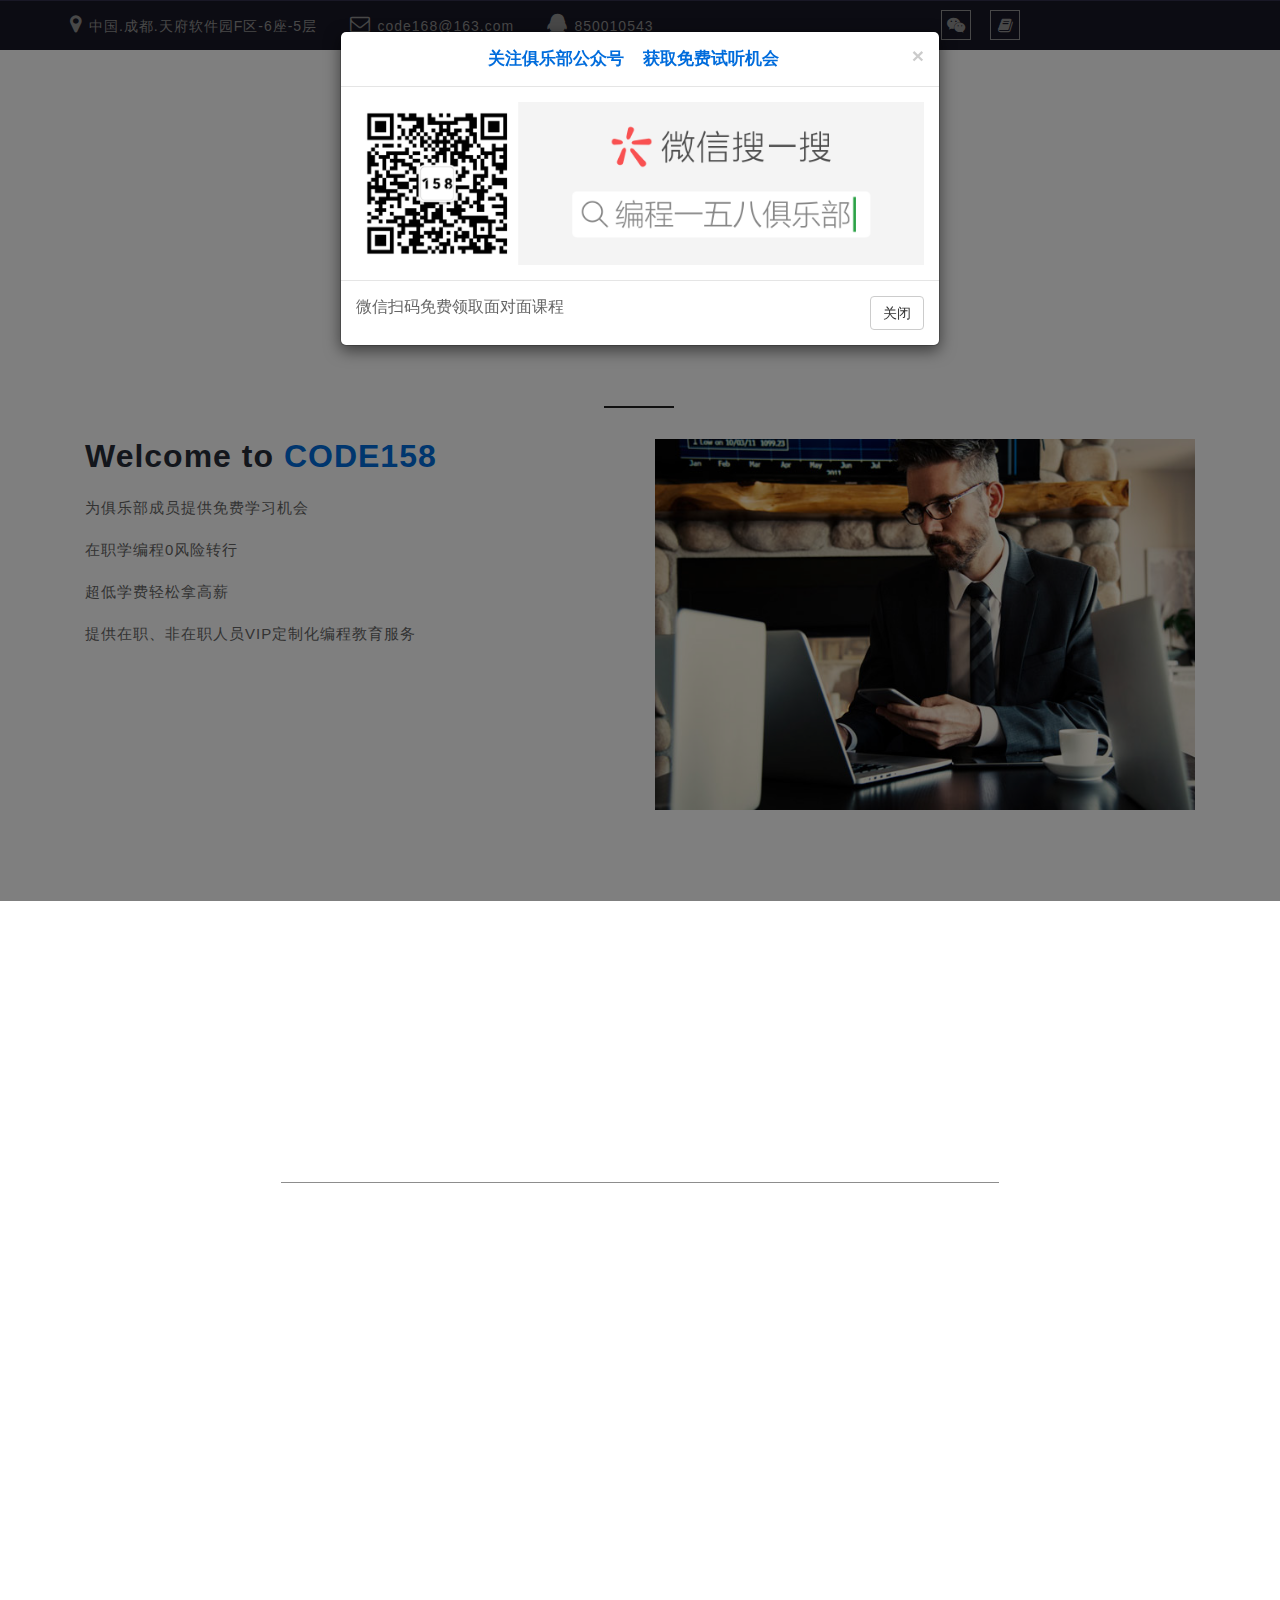
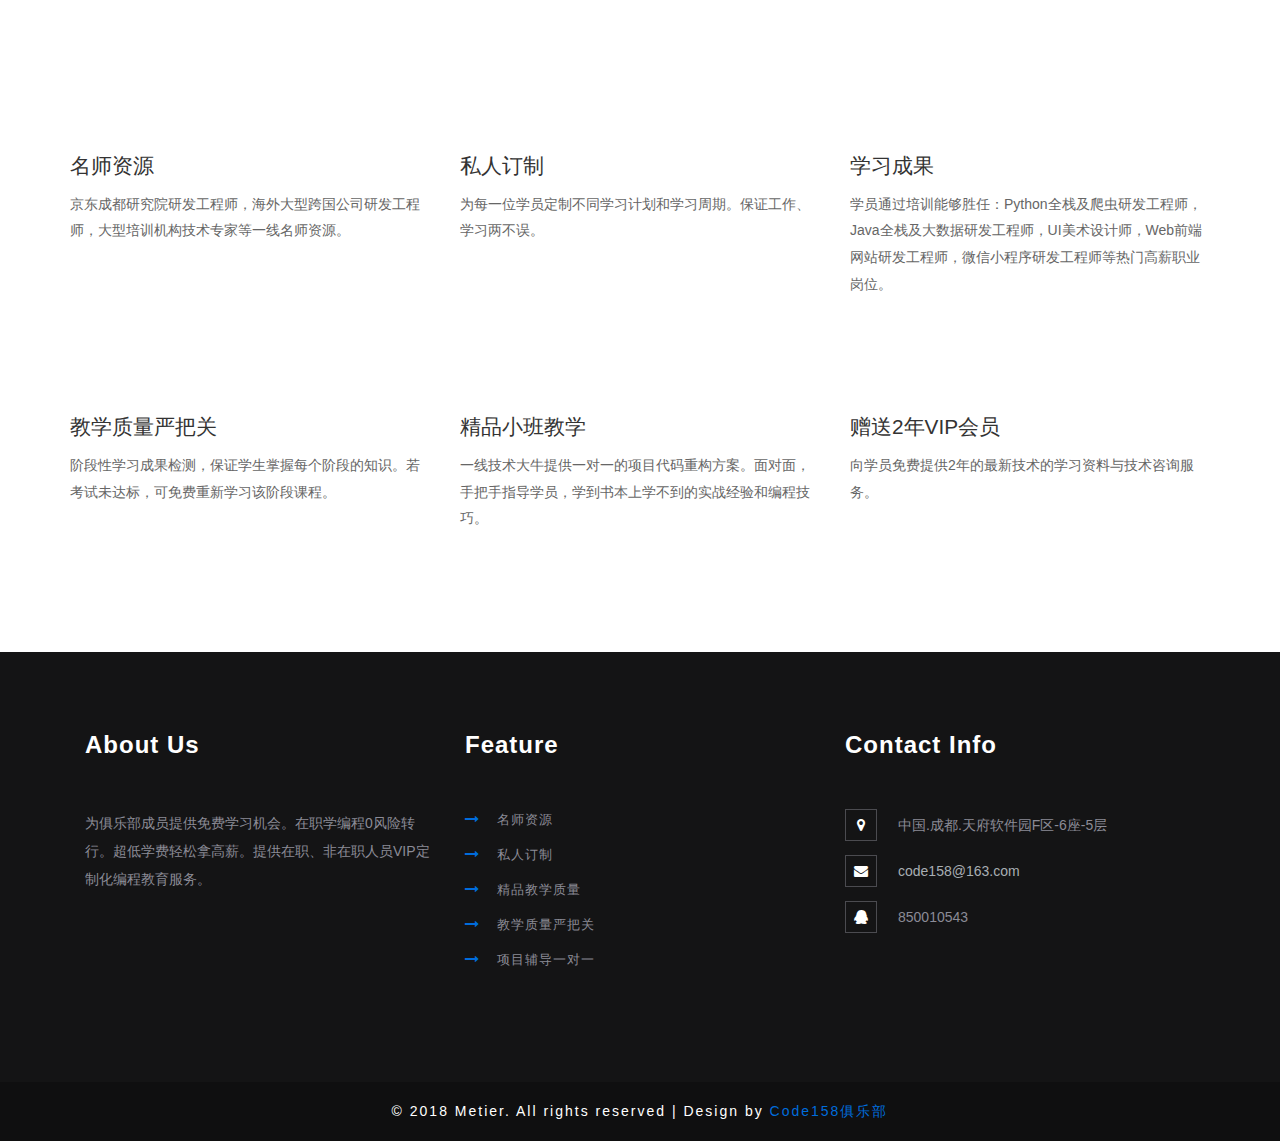
<file: index.html>
<!--
author: W3layouts
author URL: http://w3layouts.com
License: Creative Commons Attribution 3.0 Unported
License URL: http://creativecommons.org/licenses/by/3.0/
-->
<!DOCTYPE html>
<html lang="en">
<head>
<title>编程158俱乐部</title>
<!-- custom-theme -->
<meta name="viewport" content="width=device-width, initial-scale=1">
<meta http-equiv="Content-Type" content="text/html; charset=utf-8" />
<meta name="keywords" content="Metier Responsive web template, Bootstrap Web Templates, Flat Web Templates, Android Compatible web template, 
Smartphone Compatible web template, free webdesigns for Nokia, Samsung, LG, SonyEricsson, Motorola web design" />
<script type="application/x-javascript"> addEventListener("load", function() { setTimeout(hideURLbar, 0); }, false);
		function hideURLbar(){ window.scrollTo(0,1); } </script>


<link href="css/nav.css" rel="stylesheet" type="text/css" media="all" /> <!-- For-Navigation-CSS -->

<!-- //custom-theme -->
<link href="css/bootstrap.css" rel="stylesheet" type="text/css" media="all" />
<link href="css/style.css" rel="stylesheet" type="text/css" media="all" />
<link href="css/templatemo-style.css" rel="stylesheet" type="text/css" media="all" />


<!-- font-awesome-icons -->
<link href="css/font-awesome.css" rel="stylesheet"> 
<!-- //font-awesome-icons -->

<script>
	window.onload = function(){
		document.getElementById('wechat_a').click()
	}
</script>

</head>
<body>
<div class="top">
					<div class="container">
							<div class="col-md-2 top-left hidden">
								<button id="trigger-overlay" style="background-color:#191826;border-width:0px;" type="button">
									<i class="fa fa-bars" aria-hidden="true"></i>
		
								</button>
							</div>
							<!-- open/close -->
		
					<!-- /open/close -->
				<!-- /navigation section -->
							<div class="col-md-8 top-left">
								<ul>
									<li><i class="fa fa-map-marker" aria-hidden="true"></i> 中国.成都.天府软件园F区-6座-5层</li>
									<li><i class="fa fa-envelope-o" aria-hidden="true"></i> <a href="mailto:code158@163.com">code168@163.com</a></li>
									<li><i class="fa fa-qq" aria-hidden="true"></i> 850010543</li>
								</ul>
							</div>
							<div class="col-md-2 top-middle">
								<ul>
									<li><a id="wechat_a" href="#"  data-toggle="modal" data-target="#wechat_modal"><i class="fa fa-wechat"></i></a></li>
									<li><a href="#"><i class="fa fa-book"></i></a></li>
								</ul>
							</div>
							
							<div class="clearfix"></div>
						
					</div>
				</div>
	
	
		<!--wechat modal-->
		<div class="modal fade" id="wechat_modal" tabindex="-1" role="dialog" aria-labelledby="myModalLabel">
		  <div class="modal-dialog" role="document">
			<div class="modal-content">
			  <div class="modal-header">
				<button type="button" class="close" data-dismiss="modal" aria-label="Close"><span aria-hidden="true">&times;</span></button>
				<h4 style="font-size:17px;text-align:center;" class="modal-title" id="myModalLabel">关注俱乐部公众号&nbsp;&nbsp;&nbsp;&nbsp;获取免费试听机会</h4>
			  </div>
			  <div class="modal-body">
				<img src="images/weixin.png" >
			  </div>
			  <div class="modal-footer">
				<span style="float:left;">微信扫码免费领取面对面课程</span>
				<button type="button" class="btn btn-default" data-dismiss="modal">关闭</button>
			  </div>
			</div>
		  </div>
		</div>
	
<!-- //banner -->
	<!-- about -->
	<div class="about-sec">
		<div class="container">
			<h3 class="heading-agileinfo">编程158俱乐部<span>致力于提供<m>精品化</m>、<m>超低价</m>学习编程技术的<m>高效</m>途径。</span></h3>
				<div class="about-sub">
				<div class="col-md-6 about_bottom_left">
					<h4>Welcome to
						<span>CODE158</span>
					</h4>
					<p>为俱乐部成员提供免费学习机会</p>
					<p>在职学编程0风险转行</p>
					<p>超低学费轻松拿高薪</p>
					<p>提供在职、非在职人员VIP定制化编程教育服务</p>
				</div>
				<!-- Stats-->
				<div class="col-md-6 about2-info">
					<img src="images/g1.jpg" alt="" />
				</div>
				<!-- //Stats -->
				<div class="clearfix"> </div>
			</div>
		</div>
	</div>
	<!-- //about -->

<!-- wthree-mid -->
	<div class="wthree-mid">
		<div class="container">
			<h3>编程158俱乐部为你提供以下热门编程技术学习方案</h3>
			<p>Python全栈及爬虫研发技术<br/><br/>UI美术设计<br/><br/>人工智能研发技术<br/><br/>Java全栈及大数据研发技术<br/><br/>Web前端网站研发技术<br/><br/>微信小程序研发技术</p>
			<div class="botton hidden">
				<a href="portfolio.html">如何免费加入158俱乐部？</a>
			</div>
		</div>
	</div>
<!-- //wthree-mid -->


<!--luoruofeng old -->
	<div class="container">
		<div class="about-sub">
			<div class="row tm-section-mb tm-section-mt">
				<div class="col-lg-4 col-md-4 col-sm-12">
					<h3 class="mt-2 mb-3 tm-text-gray">名师资源</h3>
					<p>京东成都研究院研发工程师，海外大型跨国公司研发工程师，大型培训机构技术专家等一线名师资源。</p>
				</div>
				<div class="col-lg-4 col-md-4 col-sm-12 pr-lg-5 mb-md-0 mb-4">
					<h3 class="mt-2 mb-3 tm-text-gray">私人订制</h3>
					<p>为每一位学员定制不同学习计划和学习周期。保证工作、学习两不误。</p>
				</div>
				<div class="col-lg-4 col-md-4 col-sm-12 pr-lg-5 mb-md-0 mb-4">
					<h3 class="mt-2 mb-3 tm-text-gray">学习成果</h3>
					<p>学员通过培训能够胜任：Python全栈及爬虫研发工程师，Java全栈及大数据研发工程师，UI美术设计师，Web前端网站研发工程师，微信小程序研发工程师等热门高薪职业岗位。</p>
				</div>
			</div>

			<div class="row tm-section-mb tm-section-mt">
				<div class="col-lg-4 col-md-4 col-sm-12 pr-lg-5 mb-md-0 mb-4">
					<h3 class="mt-2 mb-3 tm-text-gray">教学质量严把关</h3>
					<p>阶段性学习成果检测，保证学生掌握每个阶段的知识。若考试未达标，可免费重新学习该阶段课程。</p>
				</div>
				<div class="col-lg-4 col-md-4 col-sm-12 pr-lg-5 mb-md-0 mb-4">
					<h3 class="mt-2 mb-3 tm-text-gray">精品小班教学</h3>
					<p>一线技术大牛提供一对一的项目代码重构方案。面对面，手把手指导学员，学到书本上学不到的实战经验和编程技巧。</p>
				</div>
				<div class="col-lg-4 col-md-4 col-sm-12">
					<h3 class="mt-2 mb-3 tm-text-gray">赠送2年VIP会员</h3>
					<p>向学员免费提供2年的最新技术的学习资料与技术咨询服务。</p>
				</div>
			</div>
		</div>
	</div>
<!--//luoruofeng old-->
	<!-- footer -->
	<div class="footer_top_agileits">
		<div class="container">
			<div class="col-md-4 footer_grid">
				<h3>About Us</h3>
				<p>为俱乐部成员提供免费学习机会。在职学编程0风险转行。超低学费轻松拿高薪。提供在职、非在职人员VIP定制化编程教育服务。
				</p>
			</div>
			<div class="col-md-4 footer_grid">
				<h3>Feature</h3>
				<ul class="footer_grid_list">
					<li><i class="fa fa-long-arrow-right" aria-hidden="true"></i>
						<a href="#" data-toggle="modal" data-target="#myModal2">名师资源</a>
					</li>
					<li><i class="fa fa-long-arrow-right" aria-hidden="true"></i>
						<a href="#" data-toggle="modal" data-target="#myModal2">私人订制</a>
					</li>
					<li><i class="fa fa-long-arrow-right" aria-hidden="true"></i>
						<a href="#" data-toggle="modal" data-target="#myModal2">精品教学质量</a>
					</li>
					<li><i class="fa fa-long-arrow-right" aria-hidden="true"></i>
						<a href="#" data-toggle="modal" data-target="#myModal2">教学质量严把关</a>
					</li>
					<li><i class="fa fa-long-arrow-right" aria-hidden="true"></i>
						<a href="#" data-toggle="modal" data-target="#myModal2">项目辅导一对一</a>
					</li>
				</ul>
			</div>
			<div class="col-md-4 footer_grid">
				<h3>Contact Info</h3>
				<ul class="address">
					<li><i class="fa fa-map-marker" aria-hidden="true"></i>中国.成都.天府软件园F区-6座-5层 <span></span></li>
					<li><i class="fa fa-envelope" aria-hidden="true"></i><a href="mailto:code158@163.com">code158@163.com</a></li>
					<li><i class="fa fa-qq" aria-hidden="true"></i>850010543</li>
				</ul>
			</div>
			<div class="clearfix"> </div>
			<div class="footer_grids">
				<div class="col-md-4 footer_grid_left hidden">
					<h3>期待你的加入</h3>
				</div>
				
				<!--
				<div class="col-md-8 footer_grid_right">

					<form action="#" method="post">
						<input type="email" name="Email" placeholder="Enter Email Address..." required="">
						<input type="submit" value="Submit">
					</form>
				</div>
				-->
				<div class="clearfix"> </div>
			</div>
		</div>
	</div>
	<div class="footer_w3ls">
		<div class="container">
					<div class="footer_bottom1">
						<p>© 2018 Metier. All rights reserved | Design by <a href="http://www.code158.com">Code158俱乐部</a></p>
					</div>
		</div>
	</div>
	<!-- //footer -->
<!-- modal -->
	<div class="modal about-modal fade" id="myModal" tabindex="-1" role="dialog">
		<div class="modal-dialog" role="document">
			<div class="modal-content">
				<div class="modal-header"> 
					<button type="button" class="close" data-dismiss="modal" aria-label="Close"><span aria-hidden="true">&times;</span></button>						
					<h4 class="modal-title">Metier</h4>
				</div> 
				<div class="modal-body">
					<div class="agileits-w3layouts-info">
						<img src="images/g1.jpg" class="img-responsive" alt="" />
						<p>Duis venenatis, turpis eu bibendum porttitor, sapien quam ultricies tellus, ac rhoncus risus odio eget nunc. Pellentesque ac fermentum diam. Integer eu facilisis nunc, a iaculis felis. Pellentesque pellentesque tempor enim, in dapibus turpis porttitor quis. Suspendisse ultrices hendrerit massa. Nam id metus id tellus ultrices ullamcorper.  Cras tempor massa luctus, varius lacus sit amet, blandit lorem. Duis auctor in tortor sed tristique. Proin sed finibus sem</p>
					</div>
				</div>
			</div>
		</div>
	</div>
	<!-- //modal -->
<!-- main -->
<!-- //search-scripts -->
<!-- js -->
	<script type="text/javascript" src="js/jquery-2.1.4.min.js"></script>
	<!-- for bootstrap working -->
	<script src="js/bootstrap.js"></script>
	<!-- //for bootstrap working -->

<!-- //js for navigation -->
<!-- //here starts scrolling icon -->
<script src="js/SmoothScroll.min.js"></script>
	<script type="text/javascript" src="js/move-top.js"></script>
	<script type="text/javascript" src="js/easing.js"></script>
	<!-- here stars scrolling script -->
	<script type="text/javascript">
		$(document).ready(function() {
			/*
				var defaults = {
				containerID: 'toTop', // fading element id
				containerHoverID: 'toTopHover', // fading element hover id
				scrollSpeed: 1200,
				easingType: 'linear' 
				};
			*/
								
			$().UItoTop({ easingType: 'easeOutQuart' });
								
			});
	</script>
	<!-- //here ends scrolling script -->
<!-- //here ends scrolling icon -->
<!-- scrolling script -->
<script type="text/javascript">
	jQuery(document).ready(function($) {
		$(".scroll").click(function(event){		
			event.preventDefault();
			$('html,body').animate({scrollTop:$(this.hash).offset().top},1000);
		});
	});
</script> 
<!-- //scrolling script -->
</body>
</html>
</file>
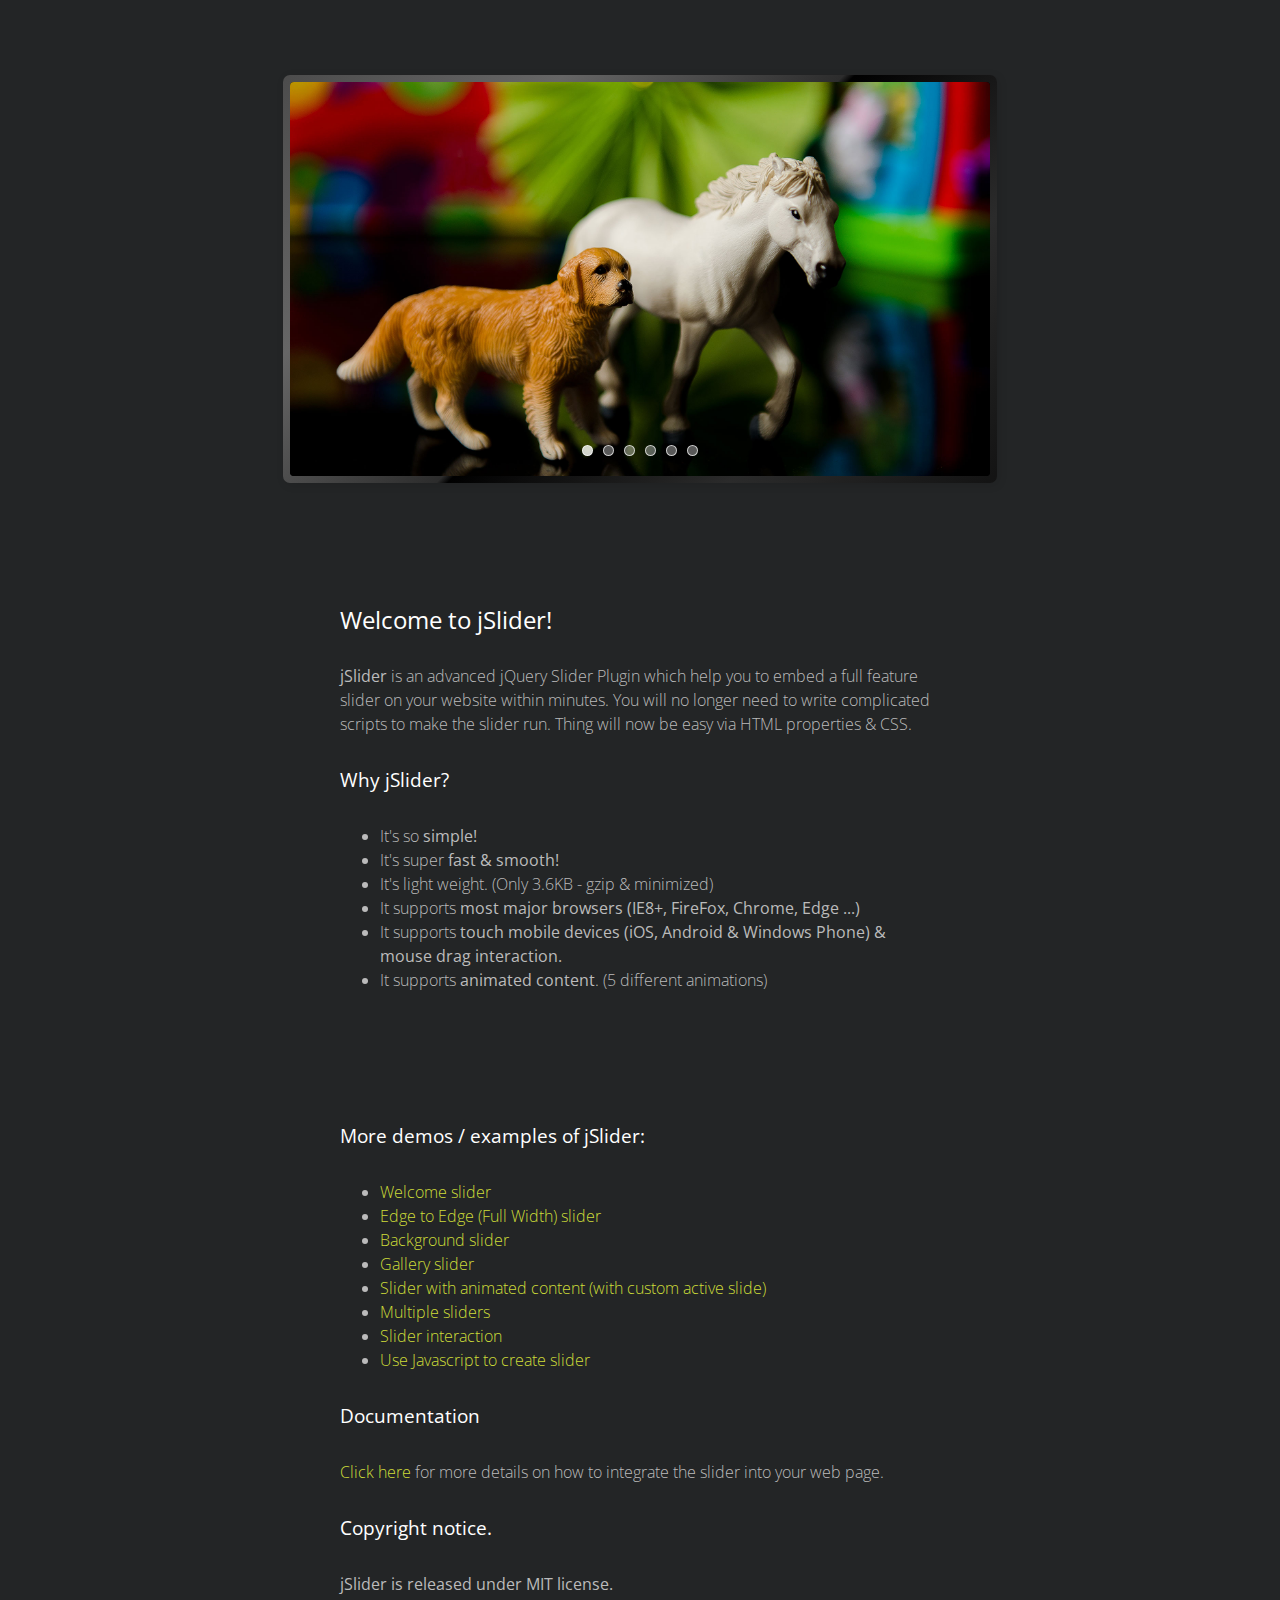
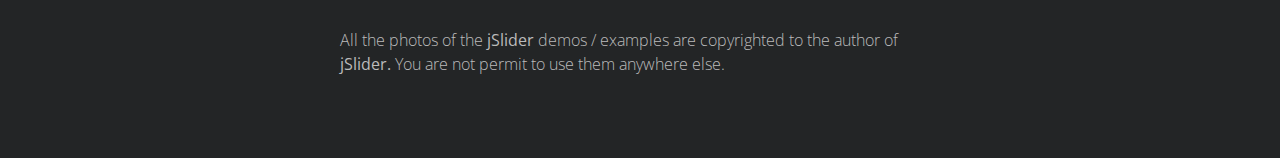
<file: jSlider-master/docs/index.html>
<!DOCTYPE html>
<html lang="en">
	<head>
		<meta charset="utf-8">
		<title>jSlider</title>
		<meta name="description" content="jSlider JS example">
		<meta name="viewport" content="width=device-width, initial-scale=1.0">
		<meta http-equiv="X-UA-Compatible" content="IE=edge">
		<meta name="robots" content="index, follow">
		<meta name="revisit-after" content="7 days">
		<meta name="theme-color" content="#225aa5">
		<meta name="theme-color" content="#66cc00">
		<link rel="stylesheet" href="https://fonts.googleapis.com/css?family=Open+Sans:300,400,700">
		<link rel="stylesheet" href="jSlider.min.css">
		<style type="text/css">
			body {
				font: normal normal 300 16px/24px 'Open Sans', sans-serif;
				margin: 0;
				padding: 0;
				color: #bbb;
				background: #232526;
				background: -moz-radial-gradient(center, ellipse cover,  #232526 0%, #232526 100%);
				background: -webkit-radial-gradient(center, ellipse cover,  #232526 0%,#232526 100%);
				background: radial-gradient(ellipse at center,  #232526 0%,#232526 100%);
			}
			div {
				box-sizing: border-box;
			}
			h1, h2, h3, h4, h5, h6, p {
				margin: 0 0 2rem 0;
				padding: 0;
			}
			h1, h2, h3, h4, h5, h6 {
				font-weight: 400;
				color: #fff;
			}
			ul {
				margin-bottom: 2rem;
			}
			a {
				color: #cddc39;
				text-decoration: none;
				transition: all .325s;
			}
			a:hover {
				color: #000;
				background: #cddc39;
			}
			strong {
				font-weight: 400;
			}
			.top {
				width: 714px;
				padding: 75px 0;
				margin: auto;
			}
			.content {
				width: 700px;
				padding: 50px;
				margin: auto;
			}
			.tv {
				width: 100%;
				margin: 0 auto;
				box-shadow: 2px 2px 10px 0 rgba(0, 0, 0, .1);
				border-radius: 7px;
				padding: 7px;
				background: #4c4c4c;
				background: -moz-linear-gradient(-45deg,  #4c4c4c 0%, #595959 12%, #666666 25%, #474747 39%, #2c2c2c 50%, #000000 51%, #111111 60%, #2b2b2b 76%, #1c1c1c 91%, #131313 100%);
				background: -webkit-linear-gradient(-45deg,  #4c4c4c 0%,#595959 12%,#666666 25%,#474747 39%,#2c2c2c 50%,#000000 51%,#111111 60%,#2b2b2b 76%,#1c1c1c 91%,#131313 100%);
				background: linear-gradient(135deg,  #4c4c4c 0%,#595959 12%,#666666 25%,#474747 39%,#2c2c2c 50%,#000000 51%,#111111 60%,#2b2b2b 76%,#1c1c1c 91%,#131313 100%);
			}
			.notes {
				padding: 7px;
			}
			.notes h6 {
				color: #666;
				line-height: 1.3;
				font-weight: 400;
				margin-bottom: 0;
			}
			@media (max-width: 713px) {
				.top {
					width: auto;
					padding-top: 0;
					margin: 0;
				}
				.content {
					width: 100%;
				}
				.tv {
					padding: 0;
				}
			}
			
		</style>
		<style type="text/css">
			#slider1 {
				height: 394px;
				background: #000;
				border-radius: 4px;
				overflow: hidden;
			}
			
			/* responsive rules */
			@media (max-width: 713px) {
				#slider1 {
					height: auto; /* reset slider height to automatically fix with the first image height. */
					border-radius: 0;
				}
			}
			
		</style>
		<!-- Global site tag (gtag.js) - Google Analytics-->
		<script async src="https://www.googletagmanager.com/gtag/js?id=UA-29804355-4"></script>
		<script>
			window.dataLayer = window.dataLayer || [];
			function gtag(){dataLayer.push(arguments);}
			gtag('js', new Date());
			
			gtag('config', 'UA-29804355-4');
			
		</script>
	</head>
	<body>
		<div class="top">
			<div class="tv">
				<div class="jSlider" id="slider1">
					<div><img src="images/photo1.jpg"></div>
					<div><img src="images/photo2.jpg"></div>
					<div><img src="images/photo3.jpg"></div>
					<div><img src="images/photo4.jpg"></div>
					<div><img src="images/photo5.jpg"></div>
					<div><img src="images/photo6.jpg"></div>
				</div>
			</div>
		</div>
		<div class="content">
			<h2>Welcome to jSlider!</h2>
			<p><strong>jSlider </strong>is an advanced jQuery Slider Plugin which help you to embed a full feature slider on your website within minutes. You will no longer need to write complicated scripts to make the slider run. Thing will now be easy via HTML properties &amp; CSS.</p>
			<h3>Why jSlider?</h3>
			<ul>
				<li>It's so <strong>simple!</strong></li>
				<li>It's super <strong>fast &amp; smooth!</strong></li>
				<li>It's light weight. (Only 3.6KB - gzip &amp; minimized)</li>
				<li>It supports <strong>most major browsers (IE8+, FireFox, Chrome, Edge ...)</strong></li>
				<li>It supports <strong>touch mobile devices (iOS, Android &amp; Windows Phone) &amp; mouse drag interaction.</strong></li>
				<li>It supports <strong>animated content</strong>. (5 different animations)</li>
			</ul>
		</div>
		<div class="content">
			<h3>More demos / examples of jSlider:</h3>
			<ul>
				<li><a href="index.html">Welcome slider</a></li>
				<li><a href="edge_to_edge.html">Edge to Edge (Full Width) slider</a></li>
				<li><a href="background.html">Background slider</a></li>
				<li><a href="gallery.html">Gallery slider</a></li>
				<li><a href="animated.html">Slider with animated content (with custom active slide)</a></li>
				<li><a href="multiple.html">Multiple sliders</a></li>
				<li><a href="interaction.html">Slider interaction</a></li>
				<li><a href="activate.html">Use Javascript to create slider</a></li>
			</ul>
			<h3>Documentation</h3>
			<p><a href="documentation.html">Click here </a>for more details on how to integrate the slider into your web page.</p>
			<h3>Copyright notice.</h3>
			<p><strong>
					jSlider is released under MIT license.</strong></p>
			<p>All the photos of the <strong>jSlider </strong>demos / examples are copyrighted to the author of <strong>jSlider. </strong>You are not permit to use them anywhere else.</p>
		</div>
		<script src="https://cdnjs.cloudflare.com/ajax/libs/jquery/1.12.4/jquery.min.js" integrity="sha256-ZosEbRLbNQzLpnKIkEdrPv7lOy9C27hHQ+Xp8a4MxAQ=" crossorigin="anonymous"></script>
		<script src="jquery.jSlider.min.js"></script>
	</body>
</html>
</file>
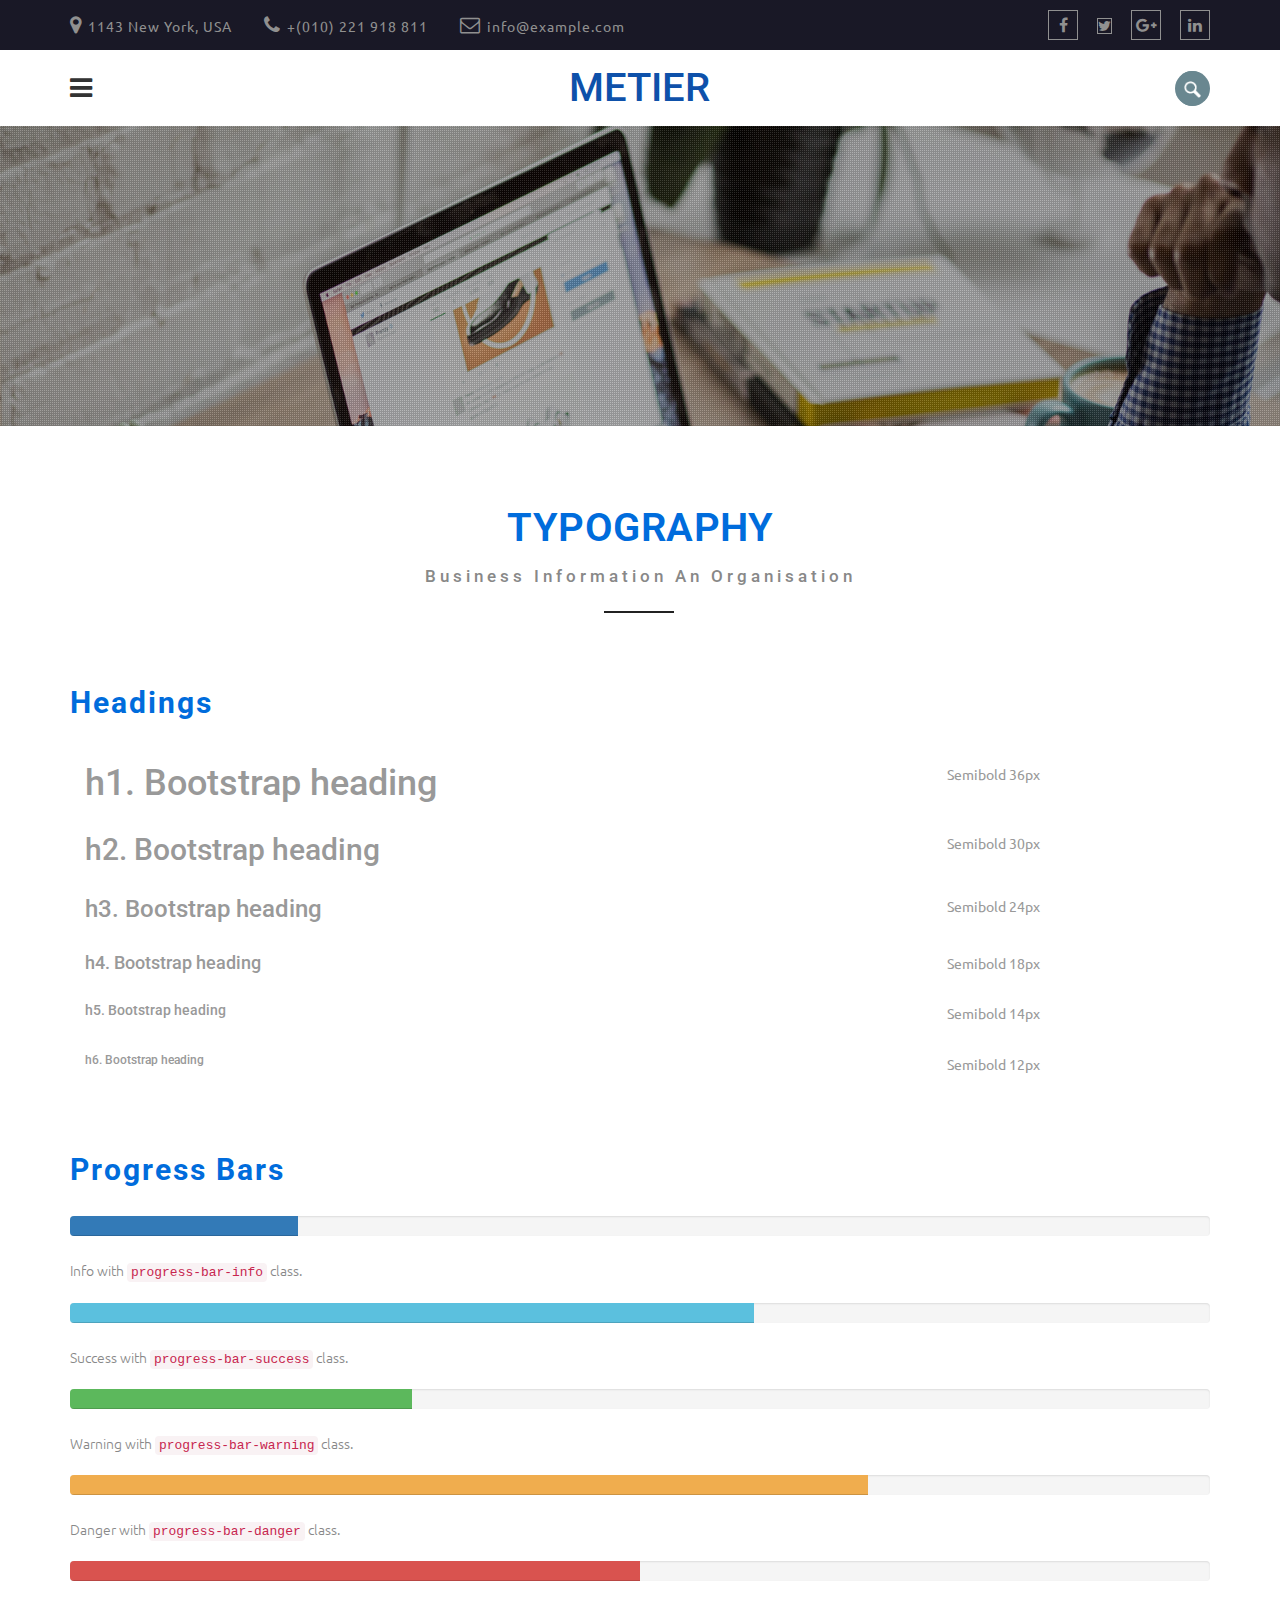
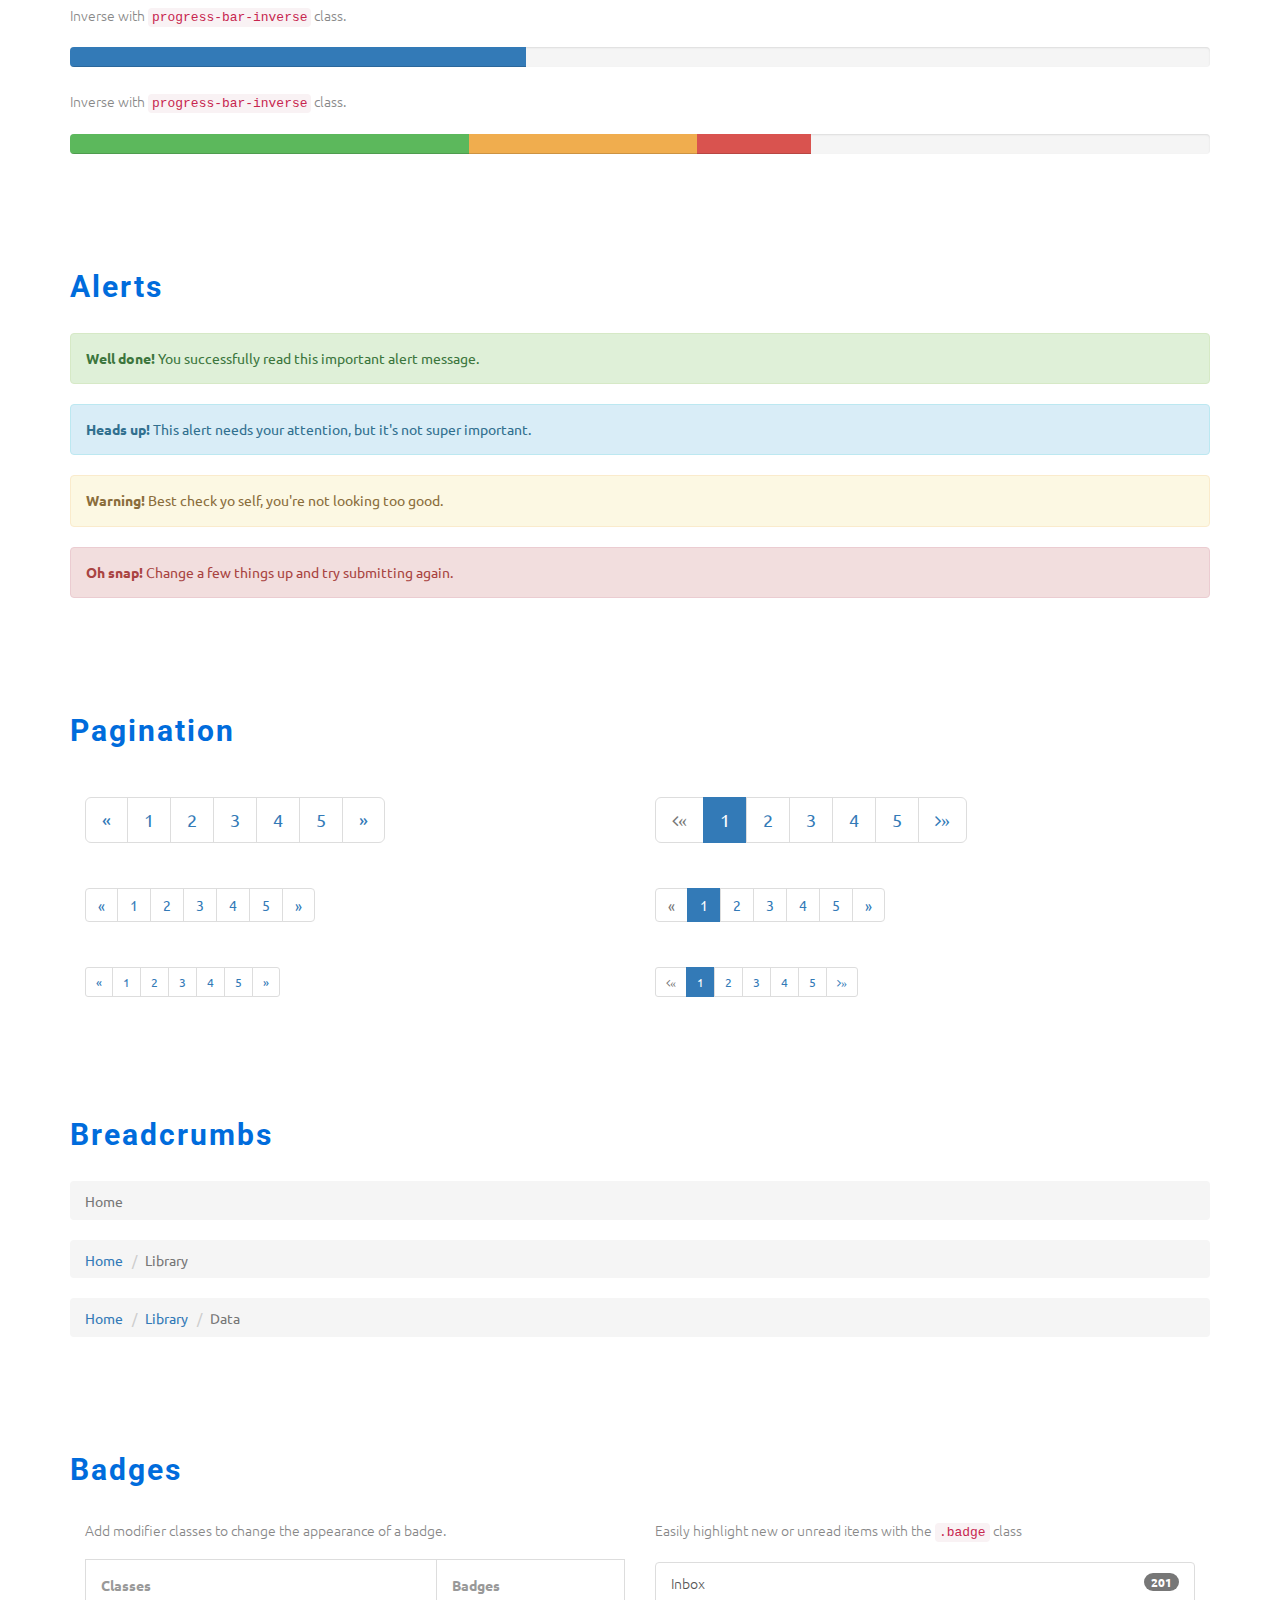
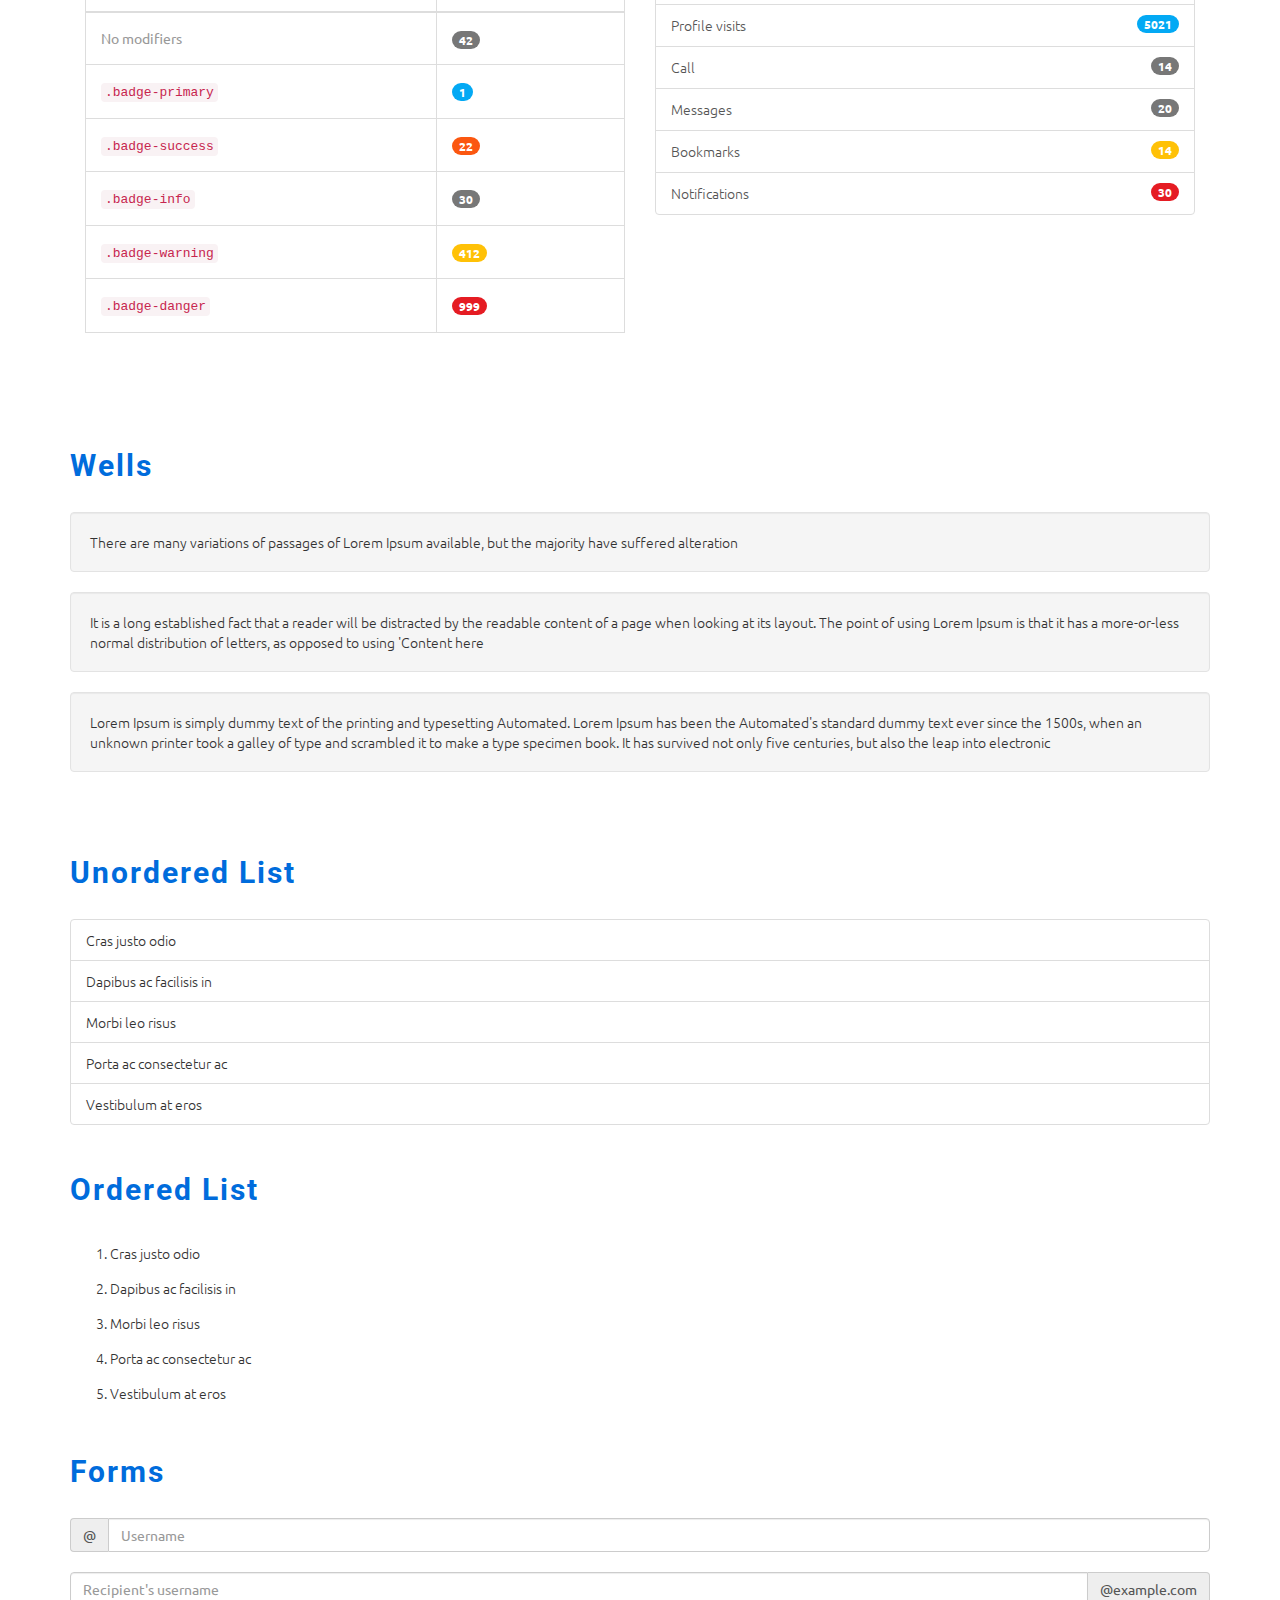
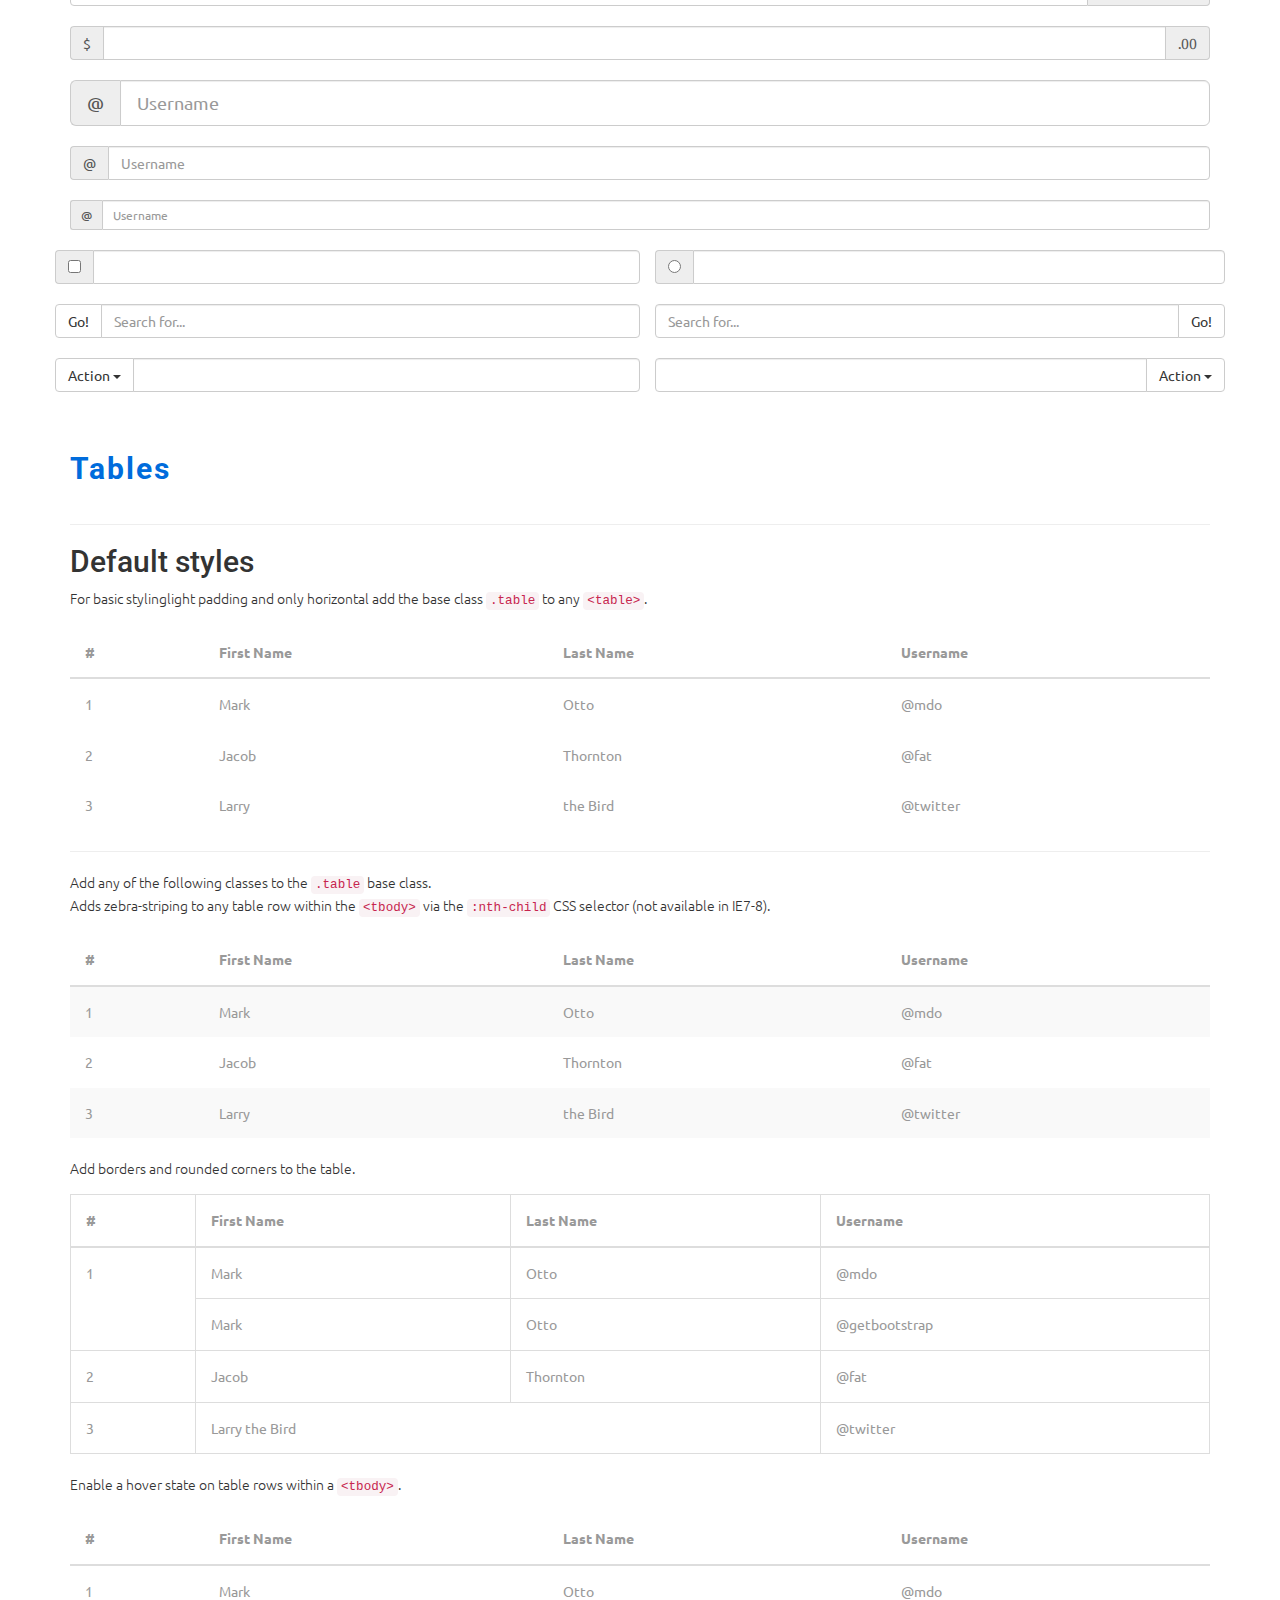
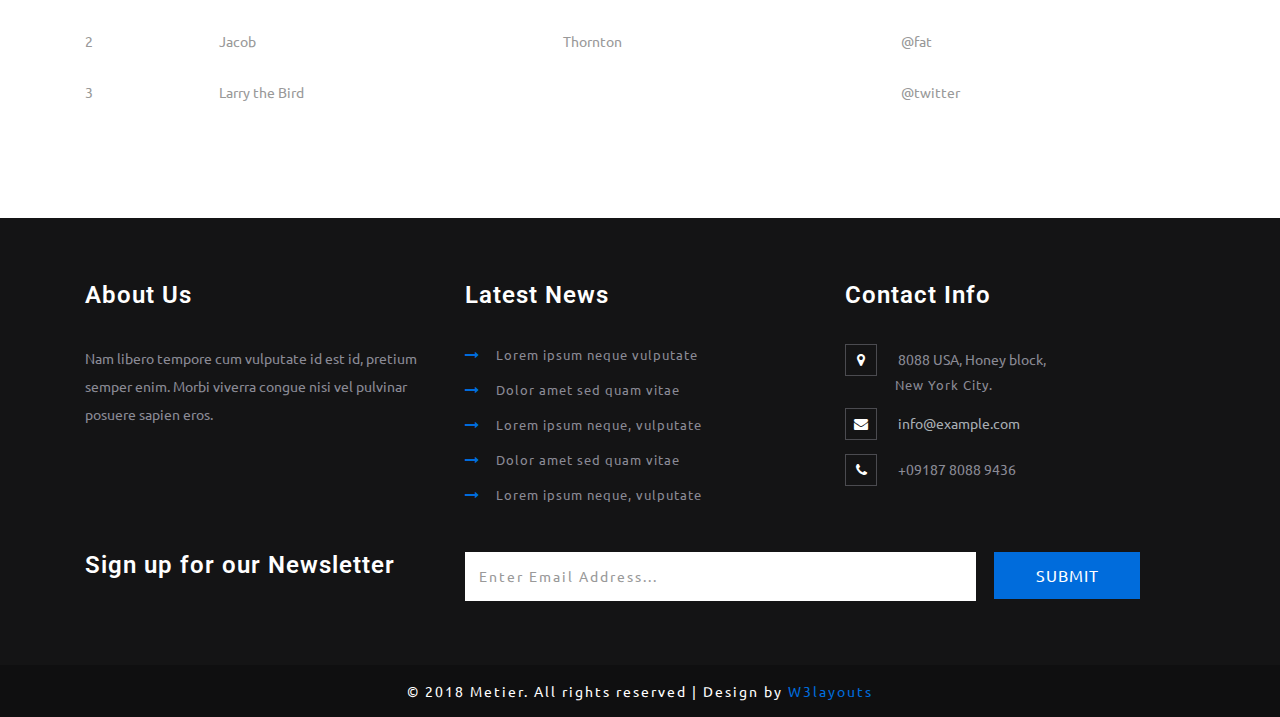
<file: codes.html>
<!--
author: W3layouts
author URL: http://w3layouts.com
License: Creative Commons Attribution 3.0 Unported
License URL: http://creativecommons.org/licenses/by/3.0/
-->
<!DOCTYPE html>
<html lang="en">
<head>
<title>Metier a Corporate Category Flat Bootstrap Responsive Website Template | Codes :: w3layouts</title>
<!-- custom-theme -->
<meta name="viewport" content="width=device-width, initial-scale=1">
<meta http-equiv="Content-Type" content="text/html; charset=utf-8" />
<meta name="keywords" content="Metier Responsive web template, Bootstrap Web Templates, Flat Web Templates, Android Compatible web template, 
Smartphone Compatible web template, free webdesigns for Nokia, Samsung, LG, SonyEricsson, Motorola web design" />
<script type="application/x-javascript"> addEventListener("load", function() { setTimeout(hideURLbar, 0); }, false);
		function hideURLbar(){ window.scrollTo(0,1); } </script>


<link href="css/nav.css" rel="stylesheet" type="text/css" media="all" /> <!-- For-Navigation-CSS -->

<!-- //custom-theme -->
<link href="css/bootstrap.css" rel="stylesheet" type="text/css" media="all" />
<link href="css/style.css" rel="stylesheet" type="text/css" media="all" />


<!-- font-awesome-icons -->
<link href="css/font-awesome.css" rel="stylesheet"> 
<!-- //font-awesome-icons -->

<!-- googlefonts -->
<link href="//fonts.googleapis.com/css?family=Roboto:100,300,400,500,700,900" rel="stylesheet">
<link href="//fonts.googleapis.com/css?family=Ubuntu:300,300i,400,400i,500,500i,700,700i&amp;subset=cyrillic,cyrillic-ext,greek,greek-ext,latin-ext" rel="stylesheet">
<!-- //googlefonts -->

</head>
<body>
<div class="top">
					<div class="container">
						
							<div class="col-md-9 top-left">
								<ul>
									<li><i class="fa fa-map-marker" aria-hidden="true"></i> 1143 New York, USA</li>
									<li><i class="fa fa-phone" aria-hidden="true"></i> +(010) 221 918 811</li>
									<li><i class="fa fa-envelope-o" aria-hidden="true"></i> <a href="mailto:info@example.com">info@example.com</a></li>
								</ul>
							</div>
							<div class="col-md-3 top-middle">
								<ul>
									<li><a href="#"><i class="fa fa-facebook"></i></a></li>
									<li><a href="#"><i class="fa fa-twitter"></i></a></li>
									<li><a href="#"><i class="fa fa-google-plus"></i></a></li>
									<li><a href="#"><i class="fa fa-linkedin"></i></a></li>
								</ul>
							</div>
							
							<div class="clearfix"></div>
						
					</div>
				</div>
	
<div class="sub-agile">
	<div class="container">
		<div class="agile1">
			<!-- navigation section -->
				<div>
					<p>
						<button id="trigger-overlay" type="button">
							<i class="fa fa-bars" aria-hidden="true"></i>

						</button>
					</p>
				</div>
				<!-- open/close -->
				<div class="overlay overlay-boxes">
					<svg xmlns="http://www.w3.org/2000/svg" width="100%" height="101%" viewBox="0 0 1440 806" preserveAspectRatio="none">
						<path d="m0.005959,200.364029l207.551124,0l0,204.342453l-207.551124,0l0,-204.342453z"/>
						<path d="m0.005959,400.45401l207.551124,0l0,204.342499l-207.551124,0l0,-204.342499z"/>
						<path d="m0.005959,600.544067l207.551124,0l0,204.342468l-207.551124,0l0,-204.342468z"/>
						<path d="m205.752151,-0.36l207.551163,0l0,204.342437l-207.551163,0l0,-204.342437z"/>
						<path d="m204.744629,200.364029l207.551147,0l0,204.342453l-207.551147,0l0,-204.342453z"/>
						<path d="m204.744629,400.45401l207.551147,0l0,204.342499l-207.551147,0l0,-204.342499z"/>
						<path d="m204.744629,600.544067l207.551147,0l0,204.342468l-207.551147,0l0,-204.342468z"/>
						<path d="m410.416046,-0.36l207.551117,0l0,204.342437l-207.551117,0l0,-204.342437z"/>
						<path d="m410.416046,200.364029l207.551117,0l0,204.342453l-207.551117,0l0,-204.342453z"/>
						<path d="m410.416046,400.45401l207.551117,0l0,204.342499l-207.551117,0l0,-204.342499z"/>
						<path d="m410.416046,600.544067l207.551117,0l0,204.342468l-207.551117,0l0,-204.342468z"/>
						<path d="m616.087402,-0.36l207.551086,0l0,204.342437l-207.551086,0l0,-204.342437z"/>
						<path d="m616.087402,200.364029l207.551086,0l0,204.342453l-207.551086,0l0,-204.342453z"/>
						<path d="m616.087402,400.45401l207.551086,0l0,204.342499l-207.551086,0l0,-204.342499z"/>
						<path d="m616.087402,600.544067l207.551086,0l0,204.342468l-207.551086,0l0,-204.342468z"/>
						<path d="m821.748718,-0.36l207.550964,0l0,204.342437l-207.550964,0l0,-204.342437z"/>
						<path d="m821.748718,200.364029l207.550964,0l0,204.342453l-207.550964,0l0,-204.342453z"/>
						<path d="m821.748718,400.45401l207.550964,0l0,204.342499l-207.550964,0l0,-204.342499z"/>
						<path d="m821.748718,600.544067l207.550964,0l0,204.342468l-207.550964,0l0,-204.342468z"/>
						<path d="m1027.203979,-0.36l207.550903,0l0,204.342437l-207.550903,0l0,-204.342437z"/>
						<path d="m1027.203979,200.364029l207.550903,0l0,204.342453l-207.550903,0l0,-204.342453z"/>
						<path d="m1027.203979,400.45401l207.550903,0l0,204.342499l-207.550903,0l0,-204.342499z"/>
						<path d="m1027.203979,600.544067l207.550903,0l0,204.342468l-207.550903,0l0,-204.342468z"/>
						<path d="m1232.659302,-0.36l207.551147,0l0,204.342437l-207.551147,0l0,-204.342437z"/>
						<path d="m1232.659302,200.364029l207.551147,0l0,204.342453l-207.551147,0l0,-204.342453z"/>
						<path d="m1232.659302,400.45401l207.551147,0l0,204.342499l-207.551147,0l0,-204.342499z"/>
						<path d="m1232.659302,600.544067l207.551147,0l0,204.342468l-207.551147,0l0,-204.342468z"/>
						<path d="m-0.791443,-0.360001l207.551163,0l0,204.342438l-207.551163,0l0,-204.342438z"/>
					</svg>
					<button type="button" class="overlay-close">Close</button>
					<nav>
						<ul>
							<li><a href="index.html">Home</a></li>
							<li><a href="about.html">About</a></li>
							<li><a href="portfolio.html">Portfolio</a></li>
							<li><a href="icons.html">Icons</a></li>
							<li><a href="codes.html">Codes</a></li>
							<li><a href="contact.html">Contact</a></li>
						</ul>
					</nav>
				</div>
				<!-- /open/close -->
			<!-- /navigation section -->
		</div>
		<div class="log-lt">
		<a href="index.html">
			<ul class="logo">
				<li><h1>Metier</h1></li>
			</ul>
			</a>
		</div>
		<div class="se-rht">
			<div class="search-box">
				<div id="sb-search" class="sb-search">
					<form>
						<input class="sb-search-input" placeholder="Enter your search term..." type="search" name="search" id="search">
						<input class="sb-search-submit" type="submit" value="">
						<span class="sb-icon-search"> </span>
					</form>
				</div>
			</div>
		</div>
			<div class="clearfix"> </div>
	</div>
</div>	
<!-- banner -->
<div class="w3l-banner1">
 <div class="banner-dott1">
</div>
</div>
<!-- //banner -->
<!-- typo -->
<div class="typo">
		<div class="container">
			<h2 class="heading-agileinfo">Typography<span>Business information an organisation</span></h2>
			<div class="grid_3 grid_4 w3layouts">
				<h3 class="hdg">Headings</h3>
				<div class="bs-example">
					<table class="table">
						<tbody>
							<tr>
								<td><h1 id="h1.-bootstrap-heading">h1. Bootstrap heading<a class="anchorjs-link" href="#h1.-bootstrap-heading"><span class="anchorjs-icon"></span></a></h1></td>
								<td class="type-info">Semibold 36px</td>
							</tr>
							<tr>
								<td><h2 id="h2.-bootstrap-heading">h2. Bootstrap heading<a class="anchorjs-link" href="#h2.-bootstrap-heading"><span class="anchorjs-icon"></span></a></h2></td>
								<td class="type-info">Semibold 30px</td>
							</tr>
							<tr>
								<td><h3 id="h3.-bootstrap-heading">h3. Bootstrap heading<a class="anchorjs-link" href="#h3.-bootstrap-heading"><span class="anchorjs-icon"></span></a></h3></td>
								<td class="type-info">Semibold 24px</td>
							</tr>
							<tr>
								<td><h4 id="h4.-bootstrap-heading">h4. Bootstrap heading<a class="anchorjs-link" href="#h4.-bootstrap-heading"><span class="anchorjs-icon"></span></a></h4></td>
								<td class="type-info">Semibold 18px</td>
							</tr>
							<tr>
								<td><h5 id="h5.-bootstrap-heading">h5. Bootstrap heading<a class="anchorjs-link" href="#h5.-bootstrap-heading"><span class="anchorjs-icon"></span></a></h5></td>
								<td class="type-info">Semibold 14px</td>
							</tr>
							<tr>
								<td><h6>h6. Bootstrap heading</h6></td>
								<td class="type-info">Semibold 12px</td>
							</tr>
						</tbody>
					</table>
				</div>
			</div>
		
			<div class="grid_3 grid_5 w3l">
				<h3>Progress Bars</h3>
				<div class="tab-content">
					<div class="tab-pane active" id="domprogress">
						<div class="progress">    
							<div class="progress-bar progress-bar-primary" style="width: 20%"></div>
						</div>
						<p>Info with <code>progress-bar-info</code> class.</p>
						<div class="progress">    
							<div class="progress-bar progress-bar-info" style="width: 60%"></div>
						</div>
						<p>Success with <code>progress-bar-success</code> class.</p>
						<div class="progress">
							<div class="progress-bar progress-bar-success" style="width: 30%"></div>
						</div>
						<p>Warning with <code>progress-bar-warning</code> class.</p>
						<div class="progress">
							<div class="progress-bar progress-bar-warning" style="width: 70%"></div>
						</div>
						<p>Danger with <code>progress-bar-danger</code> class.</p>
						<div class="progress">
							<div class="progress-bar progress-bar-danger" style="width: 50%"></div>
						</div>
						<p>Inverse with <code>progress-bar-inverse</code> class.</p>
						<div class="progress">
							<div class="progress-bar progress-bar-inverse" style="width: 40%"></div>
						</div>
						<p>Inverse with <code>progress-bar-inverse</code> class.</p>
						<div class="progress">
							<div class="progress-bar progress-bar-success" style="width: 35%"><span class="sr-only">35% Complete (success)</span></div>
							<div class="progress-bar progress-bar-warning" style="width: 20%"><span class="sr-only">20% Complete (warning)</span></div>
							<div class="progress-bar progress-bar-danger" style="width: 10%"><span class="sr-only">10% Complete (danger)</span></div>
						</div>
					</div>
				</div>
			</div>
			<div class="grid_3 grid_5 w3ls">
				<h3>Alerts</h3>
				<div class="alert alert-success" role="alert">
					<strong>Well done!</strong> You successfully read this important alert message.
				</div>
				<div class="alert alert-info" role="alert">
					<strong>Heads up!</strong> This alert needs your attention, but it's not super important.
				</div>
				<div class="alert alert-warning" role="alert">
					<strong>Warning!</strong> Best check yo self, you're not looking too good.
				</div>
				<div class="alert alert-danger" role="alert">
					<strong>Oh snap!</strong> Change a few things up and try submitting again.
				</div>
			</div>
			<div class="grid_3 grid_5 agileits">
				<h3>Pagination</h3>
				<div class="col-md-6">
					<nav>
						<ul class="pagination pagination-lg">
							<li><a href="#" aria-label="Previous"><span aria-hidden="true">«</span></a></li>
							<li><a href="#">1</a></li>
							<li><a href="#">2</a></li>
							<li><a href="#">3</a></li>
							<li><a href="#">4</a></li>
							<li><a href="#">5</a></li>
							<li><a href="#" aria-label="Next"><span aria-hidden="true">»</span></a></li>
						</ul>
					</nav>
					<nav>
						<ul class="pagination">
							<li><a href="#" aria-label="Previous"><span aria-hidden="true">«</span></a></li>
							<li><a href="#">1</a></li>
							<li><a href="#">2</a></li>
							<li><a href="#">3</a></li>
							<li><a href="#">4</a></li>
							<li><a href="#">5</a></li>
							<li><a href="#" aria-label="Next"><span aria-hidden="true">»</span></a></li>
						</ul>
					</nav>
					<nav>
						<ul class="pagination pagination-sm">
							<li><a href="#" aria-label="Previous"><span aria-hidden="true">«</span></a></li>
							<li><a href="#">1</a></li>
							<li><a href="#">2</a></li>
							<li><a href="#">3</a></li>
							<li><a href="#">4</a></li>
							<li><a href="#">5</a></li>
							<li><a href="#" aria-label="Next"><span aria-hidden="true">»</span></a></li>
						</ul>
					</nav>
				</div>
				<div class="col-md-6">
					<ul class="pagination pagination-lg">
						<li class="disabled"><a href="#"><i class="fa fa-angle-left">«</i></a></li>
						<li class="active"><a href="#">1</a></li>
						<li><a href="#">2</a></li>
						<li><a href="#">3</a></li>
						<li><a href="#">4</a></li>
						<li><a href="#">5</a></li>
						<li><a href="#"><i class="fa fa-angle-right">»</i></a></li>
					</ul>
					<nav>
						<ul class="pagination">
							<li class="disabled"><a href="#" aria-label="Previous"><span aria-hidden="true">«</span></a></li>
							<li class="active"><a href="#">1 <span class="sr-only">(current)</span></a></li>
							<li><a href="#">2</a></li>
							<li><a href="#">3</a></li>
							<li><a href="#">4</a></li>
							<li><a href="#">5</a></li>
							<li><a href="#" aria-label="Next"><span aria-hidden="true">»</span></a></li>
						</ul>
					</nav>
					<ul class="pagination pagination-sm">
						<li class="disabled"><a href="#"><i class="fa fa-angle-left">«</i></a></li>
						<li class="active"><a href="#">1</a></li>
						<li><a href="#">2</a></li>
						<li><a href="#">3</a></li>
						<li><a href="#">4</a></li>
						<li><a href="#">5</a></li>
						<li><a href="#"><i class="fa fa-angle-right">»</i></a></li>
					</ul>
				</div>
				<div class="clearfix"> </div>
			</div>
			<div class="grid_3 grid_5 agileinfo">
				<h3>Breadcrumbs</h3>
				<ol class="breadcrumb">
					<li class="active">Home</li>
				</ol>
				<ol class="breadcrumb">
					<li><a href="#">Home</a></li>
					<li class="active">Library</li>
				</ol>
				<ol class="breadcrumb">
					<li><a href="#">Home</a></li>
					<li><a href="#">Library</a></li>
					<li class="active">Data</li>
				</ol>
			</div>
			<div class="grid_3 grid_5 wthree">
				<h3>Badges</h3>
				<div class="col-md-6 agileits-w3layouts">
					<p>Add modifier classes to change the appearance of a badge.</p>
					<table class="table table-bordered">
						<thead>
							<tr>
								<th>Classes</th>
								<th>Badges</th>
							</tr>
						</thead>
						<tbody>
							<tr>
								<td>No modifiers</td>
								<td><span class="badge">42</span></td>
							</tr>
							<tr>
								<td><code>.badge-primary</code></td>
								<td><span class="badge badge-primary">1</span></td>
							</tr>
							<tr>
								<td><code>.badge-success</code></td>
								<td><span class="badge badge-success">22</span></td>
							</tr>
							<tr>
								<td><code>.badge-info</code></td>
								<td><span class="badge badge-info">30</span></td>
							</tr>
							<tr>
								<td><code>.badge-warning</code></td>
								<td><span class="badge badge-warning">412</span></td>
							</tr>
							<tr>
								<td><code>.badge-danger</code></td>
								<td><span class="badge badge-danger">999</span></td>
							</tr>
						</tbody>
					</table>                    
				</div>
				<div class="col-md-6 w3-agileits">
					<p>Easily highlight new or unread items with the <code>.badge</code> class</p>
					<div class="list-group list-group-alternate"> 
						<a href="#" class="list-group-item"><span class="badge">201</span> <i class="ti ti-email"></i> Inbox </a> 
						<a href="#" class="list-group-item"><span class="badge badge-primary">5021</span> <i class="ti ti-eye"></i> Profile visits </a> 
						<a href="#" class="list-group-item"><span class="badge">14</span> <i class="ti ti-headphone-alt"></i> Call </a> 
						<a href="#" class="list-group-item"><span class="badge">20</span> <i class="ti ti-comments"></i> Messages </a> 
						<a href="#" class="list-group-item"><span class="badge badge-warning">14</span> <i class="ti ti-bookmark"></i> Bookmarks </a> 
						<a href="#" class="list-group-item"><span class="badge badge-danger">30</span> <i class="ti ti-bell"></i> Notifications </a> 
					</div>
				</div>
			   <div class="clearfix"> </div>
			</div>	 
			<div class="grid_3 grid_5 agile">
				<h3>Wells</h3>
				<div class="well">
					There are many variations of passages of Lorem Ipsum available, but the majority have suffered alteration
				</div>
				<div class="well">
					It is a long established fact that a reader will be distracted by the readable content of a page when looking at its layout. The point of using Lorem Ipsum is that it has a more-or-less normal distribution of letters, as opposed to using 'Content here
				</div>
				<div class="well">
						Lorem Ipsum is simply dummy text of the printing and typesetting Automated. Lorem Ipsum has been the Automated's standard dummy text ever since the 1500s, when an unknown printer took a galley of type and scrambled it to make a type specimen book. It has survived not only five centuries, but also the leap into electronic
				</div>
			</div>
			<h3 class="bars">Unordered List</h3>
			<ul class="list-group w3-agile">
			  <li class="list-group-item">Cras justo odio</li>
			  <li class="list-group-item">Dapibus ac facilisis in</li>
			  <li class="list-group-item">Morbi leo risus</li>
			  <li class="list-group-item">Porta ac consectetur ac</li>
			  <li class="list-group-item">Vestibulum at eros</li>
			</ul>
			<h3 class="bars">Ordered List</h3>
			<ol>
				<li class="list-group-item1">Cras justo odio</li>
				<li class="list-group-item1">Dapibus ac facilisis in</li>
				<li class="list-group-item1">Morbi leo risus</li>
				<li class="list-group-item1">Porta ac consectetur ac</li>
				<li class="list-group-item1">Vestibulum at eros</li>
			</ol>
			<h3 class="bars">Forms</h3>
			<div class="input-group w3_w3layouts">
				<span class="input-group-addon" id="basic-addon1">@</span>
				<input type="text" class="form-control" placeholder="Username" aria-describedby="basic-addon1">
			</div>
			<div class="input-group w3_w3layouts">
				<input type="text" class="form-control" placeholder="Recipient's username" aria-describedby="basic-addon2">
				<span class="input-group-addon" id="basic-addon2">@example.com</span>
			</div>
			<div class="input-group w3_w3layouts">
				<span class="input-group-addon">$</span>
					<input type="text" class="form-control" aria-label="Amount (to the nearest dollar)">
				<span class="input-group-addon">.00</span>
			</div>
			<div class="input-group input-group-lg w3_w3layouts">
				<span class="input-group-addon" id="sizing-addon1">@</span>
				<input type="text" class="form-control" placeholder="Username" aria-describedby="sizing-addon1">
			</div>
			<div class="input-group w3_w3layouts">
				<span class="input-group-addon" id="sizing-addon2">@</span>
				<input type="text" class="form-control" placeholder="Username" aria-describedby="sizing-addon2">
			</div>
			<div class="input-group input-group-sm w3_w3layouts">
				<span class="input-group-addon" id="sizing-addon3">@</span>
				<input type="text" class="form-control" placeholder="Username" aria-describedby="sizing-addon3">
			</div>
			<div class="row">
				<div class="col-lg-6 in-gp-tl">
					<div class="input-group">
						<span class="input-group-addon">
							<input type="checkbox" aria-label="...">
						</span>
						<input type="text" class="form-control" aria-label="...">
					</div><!-- /input-group -->
				</div><!-- /.col-lg-6 -->
				<div class="col-lg-6 in-gp-tb">
					<div class="input-group">
						<span class="input-group-addon">
							<input type="radio" aria-label="...">
						</span>
						<input type="text" class="form-control" aria-label="...">
					</div><!-- /input-group -->
				</div><!-- /.col-lg-6 -->
			</div><!-- /.row -->
			<div class="row">
				<div class="col-lg-6 in-gp-tl">
					<div class="input-group">
						<span class="input-group-btn">
							<button class="btn btn-default" type="button">Go!</button>
						</span>
						<input type="text" class="form-control" placeholder="Search for...">
					</div><!-- /input-group -->
				</div><!-- /.col-lg-6 -->
				<div class="col-lg-6 in-gp-tb">
					<div class="input-group">
						<input type="text" class="form-control" placeholder="Search for...">
						<span class="input-group-btn">
							<button class="btn btn-default" type="button">Go!</button>
						</span>
					</div><!-- /input-group -->
				</div><!-- /.col-lg-6 -->
			</div><!-- /.row -->
			<div class="row">
				<div class="col-lg-6 in-gp-tl">
					<div class="input-group">
						<div class="input-group-btn">
							<button type="button" class="btn btn-default dropdown-toggle" data-toggle="dropdown" aria-haspopup="true" aria-expanded="false">Action <span class="caret"></span></button>
							<ul class="dropdown-menu">
								<li><a href="#">Action</a></li>
								<li><a href="#">Another action</a></li>
								<li><a href="#">Something else here</a></li>
								<li role="separator" class="divider"></li>
								<li><a href="#">Separated link</a></li>
							</ul>
						</div><!-- /btn-group -->
						<input type="text" class="form-control" aria-label="...">
					</div><!-- /input-group -->
				</div><!-- /.col-lg-6 -->
				<div class="col-lg-6 in-gp-tb">
					<div class="input-group">
						<input type="text" class="form-control" aria-label="...">
						<div class="input-group-btn">
							<button type="button" class="btn btn-default dropdown-toggle" data-toggle="dropdown" aria-haspopup="true" aria-expanded="false">Action <span class="caret"></span></button>
							<ul class="dropdown-menu dropdown-menu-right">
								<li><a href="#">Action</a></li>
								<li><a href="#">Another action</a></li>
								<li><a href="#">Something else here</a></li>
								<li role="separator" class="divider"></li>
								<li><a href="#">Separated link</a></li>
							</ul>
						</div><!-- /btn-group -->
					</div><!-- /input-group -->
				</div><!-- /.col-lg-6 -->
			</div><!-- /.row -->
			<div class="page-header">
				<h3 class="bars">Tables</h3>
			</div>
			<h2 class="typoh2">Default styles</h2>
			<p>For basic stylinglight padding and only horizontal add the base class <code>.table</code> to any <code>&lt;table&gt;</code>.</p>
			<div class="bs-docs-example">
				<table class="table">
					<thead>
						<tr>
							<th>#</th>
							<th>First Name</th>
							<th>Last Name</th>
							<th>Username</th>
						</tr>
					</thead>
					<tbody>
						<tr>
							<td>1</td>
							<td>Mark</td>
							<td>Otto</td>
							<td>@mdo</td>
						</tr>
						<tr>
							<td>2</td>
							<td>Jacob</td>
							<td>Thornton</td>
							<td>@fat</td>
						</tr>
						<tr>
							<td>3</td>
							<td>Larry</td>
							<td>the Bird</td>
							<td>@twitter</td>
						</tr>
					</tbody>
				</table>
			</div>
			<hr class="bs-docs-separator">
			<p>Add any of the following classes to the <code>.table</code> base class.</p>
			<p>Adds zebra-striping to any table row within the <code>&lt;tbody&gt;</code> via the <code>:nth-child</code> CSS selector (not available in IE7-8).</p>
			<div class="bs-docs-example">
				<table class="table table-striped">
					<thead>
						<tr>
							<th>#</th>
							<th>First Name</th>
							<th>Last Name</th>
							<th>Username</th>
						</tr>
					</thead>
					<tbody>
						<tr>
							<td>1</td>
							<td>Mark</td>
							<td>Otto</td>
							<td>@mdo</td>
						</tr>
						<tr>
							<td>2</td>
							<td>Jacob</td>
							<td>Thornton</td>
							<td>@fat</td>
						</tr>
						<tr>
							<td>3</td>
							<td>Larry</td>
							<td>the Bird</td>
							<td>@twitter</td>
						</tr>
					</tbody>
				</table>
			</div>
			<p>Add borders and rounded corners to the table.</p>
			<div class="bs-docs-example">
				<table class="table table-bordered">
					<thead>
						<tr>
							<th>#</th>
							<th>First Name</th>
							<th>Last Name</th>
							<th>Username</th>
						</tr>
					</thead>
					<tbody>
						<tr>
							<td rowspan="2">1</td>
							<td>Mark</td>
							<td>Otto</td>
							<td>@mdo</td>
						</tr>
						<tr>
							<td>Mark</td>
							<td>Otto</td>
							<td>@getbootstrap</td>
						</tr>
						<tr>
							<td>2</td>
							<td>Jacob</td>
							<td>Thornton</td>
							<td>@fat</td>
						</tr>
						<tr>
							<td>3</td>
							<td colspan="2">Larry the Bird</td>
							<td>@twitter</td>
						</tr>
					</tbody>
				</table>
			</div>
			<p>Enable a hover state on table rows within a <code>&lt;tbody&gt;</code>.</p>
			<div class="bs-docs-example">
				<table class="table table-hover">
					<thead>
						<tr>
						  <th>#</th>
						  <th>First Name</th>
						  <th>Last Name</th>
						  <th>Username</th>
						</tr>
					</thead>
					<tbody>
						<tr>
						  <td>1</td>
						  <td>Mark</td>
						  <td>Otto</td>
						  <td>@mdo</td>
						</tr>
						<tr>
						  <td>2</td>
						  <td>Jacob</td>
						  <td>Thornton</td>
						  <td>@fat</td>
						</tr>
						<tr>
						  <td>3</td>
						  <td colspan="2">Larry the Bird</td>
						  <td>@twitter</td>
						</tr>
					</tbody>
				</table>
			</div>
		</div>
	</div>
<!-- //typo -->
	<!-- footer -->
	<div class="footer_top_agileits">
		<div class="container">
			<div class="col-md-4 footer_grid">
				<h3>About Us</h3>
				<p>Nam libero tempore cum vulputate id est id, pretium semper enim. Morbi viverra congue nisi vel pulvinar posuere sapien
					eros.
				</p>
			</div>
			<div class="col-md-4 footer_grid">
				<h3>Latest News</h3>
				<ul class="footer_grid_list">
					<li><i class="fa fa-long-arrow-right" aria-hidden="true"></i>
						<a href="#" data-toggle="modal" data-target="#myModal">Lorem ipsum neque vulputate </a>
					</li>
					<li><i class="fa fa-long-arrow-right" aria-hidden="true"></i>
						<a href="#" data-toggle="modal" data-target="#myModal">Dolor amet sed quam vitae</a>
					</li>
					<li><i class="fa fa-long-arrow-right" aria-hidden="true"></i>
						<a href="#" data-toggle="modal" data-target="#myModal">Lorem ipsum neque, vulputate </a>
					</li>
					<li><i class="fa fa-long-arrow-right" aria-hidden="true"></i>
						<a href="#" data-toggle="modal" data-target="#myModal">Dolor amet sed quam vitae</a>
					</li>
					<li><i class="fa fa-long-arrow-right" aria-hidden="true"></i>
						<a href="#" data-toggle="modal" data-target="#myModal">Lorem ipsum neque, vulputate </a>
					</li>
				</ul>
			</div>
			<div class="col-md-4 footer_grid">
				<h3>Contact Info</h3>
				<ul class="address">
					<li><i class="fa fa-map-marker" aria-hidden="true"></i>8088 USA, Honey block, <span>New York City.</span></li>
					<li><i class="fa fa-envelope" aria-hidden="true"></i><a href="mailto:info@example.com">info@example.com</a></li>
					<li><i class="fa fa-phone" aria-hidden="true"></i>+09187 8088 9436</li>
				</ul>
			</div>
			<div class="clearfix"> </div>
			<div class="footer_grids">
				<div class="col-md-4 footer_grid_left">
					<h3>Sign up for our Newsletter</h3>
				</div>
				<div class="col-md-8 footer_grid_right">

					<form action="#" method="post">
						<input type="email" name="Email" placeholder="Enter Email Address..." required="">
						<input type="submit" value="Submit">
					</form>
				</div>
				<div class="clearfix"> </div>
			</div>
		</div>
	</div>
	<div class="footer_w3ls">
		<div class="container">
					<div class="footer_bottom1">
						<p>© 2018 Metier. All rights reserved | Design by <a href="http://w3layouts.com">W3layouts</a></p>
					</div>
		</div>
	</div>
	<!-- //footer -->
<!-- modal -->
	<div class="modal about-modal fade" id="myModal" tabindex="-1" role="dialog">
		<div class="modal-dialog" role="document">
			<div class="modal-content">
				<div class="modal-header"> 
					<button type="button" class="close" data-dismiss="modal" aria-label="Close"><span aria-hidden="true">&times;</span></button>						
					<h4 class="modal-title">Metier</h4>
				</div> 
				<div class="modal-body">
					<div class="agileits-w3layouts-info">
						<img src="images/g1.jpg" class="img-responsive" alt="" />
						<p>Duis venenatis, turpis eu bibendum porttitor, sapien quam ultricies tellus, ac rhoncus risus odio eget nunc. Pellentesque ac fermentum diam. Integer eu facilisis nunc, a iaculis felis. Pellentesque pellentesque tempor enim, in dapibus turpis porttitor quis. Suspendisse ultrices hendrerit massa. Nam id metus id tellus ultrices ullamcorper.  Cras tempor massa luctus, varius lacus sit amet, blandit lorem. Duis auctor in tortor sed tristique. Proin sed finibus sem</p>
					</div>
				</div>
			</div>
		</div>
	</div>
	<!-- //modal -->
<!-- main -->
<!-- search-scripts -->
	<script src="js/classie.js"></script>
	<script src="js/uisearch.js"></script>
	<script>
	new UISearch( document.getElementById( 'sb-search' ) );
	</script>
<!-- //search-scripts -->
<!-- js -->
	<script type="text/javascript" src="js/jquery-2.1.4.min.js"></script>
	<!-- for bootstrap working -->
	<script src="js/bootstrap.js"></script>
	<!-- //for bootstrap working -->
<!-- //js -->
<!-- js for navigation -->
	<script src="js/nav.js"></script>
<!-- //js for navigation -->
<!-- //here starts scrolling icon -->
<script src="js/SmoothScroll.min.js"></script>
	<script type="text/javascript" src="js/move-top.js"></script>
	<script type="text/javascript" src="js/easing.js"></script>
	<!-- here stars scrolling script -->
	<script type="text/javascript">
		$(document).ready(function() {
			/*
				var defaults = {
				containerID: 'toTop', // fading element id
				containerHoverID: 'toTopHover', // fading element hover id
				scrollSpeed: 1200,
				easingType: 'linear' 
				};
			*/
								
			$().UItoTop({ easingType: 'easeOutQuart' });
								
			});
	</script>
	<!-- //here ends scrolling script -->
<!-- //here ends scrolling icon -->
<!-- scrolling script -->
<script type="text/javascript">
	jQuery(document).ready(function($) {
		$(".scroll").click(function(event){		
			event.preventDefault();
			$('html,body').animate({scrollTop:$(this.hash).offset().top},1000);
		});
	});
</script> 
<!-- //scrolling script -->
</body>
</html>
</file>
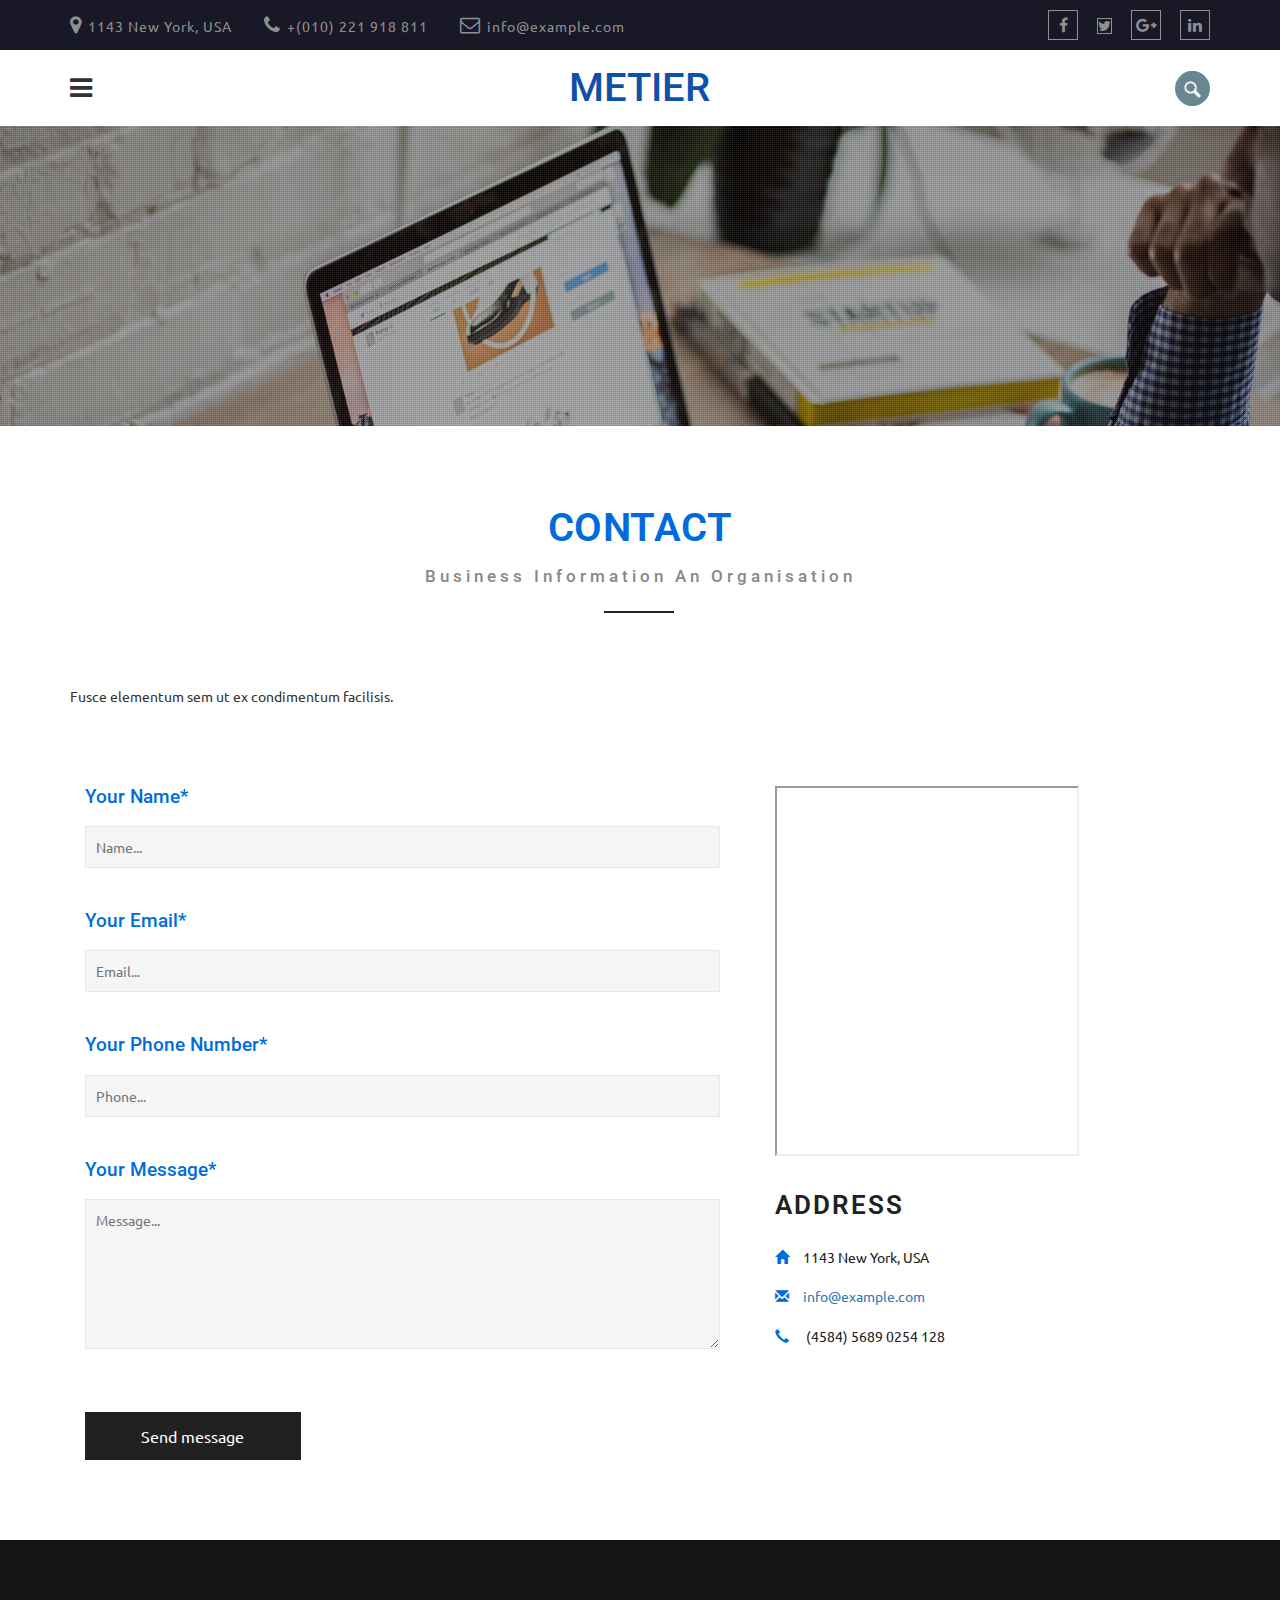
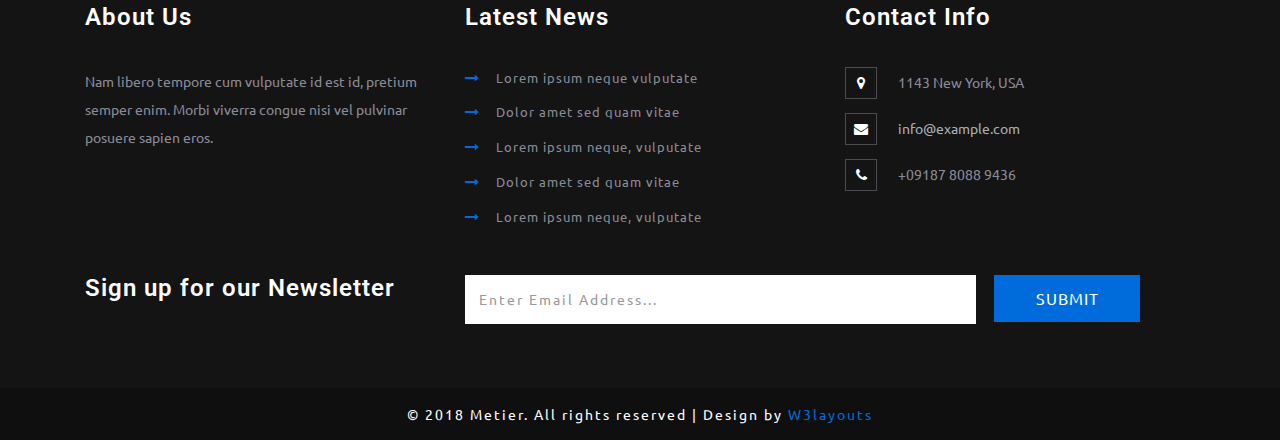
<file: contact.html>
<!--
author: W3layouts
author URL: http://w3layouts.com
License: Creative Commons Attribution 3.0 Unported
License URL: http://creativecommons.org/licenses/by/3.0/
-->
<!DOCTYPE html>
<html lang="en">
<head>
<title>Metier a Corporate Category Flat Bootstrap Responsive Website Template | Contact :: w3layouts</title>
<!-- custom-theme -->
<meta name="viewport" content="width=device-width, initial-scale=1">
<meta http-equiv="Content-Type" content="text/html; charset=utf-8" />
<meta name="keywords" content="Metier Responsive web template, Bootstrap Web Templates, Flat Web Templates, Android Compatible web template, 
Smartphone Compatible web template, free webdesigns for Nokia, Samsung, LG, SonyEricsson, Motorola web design" />
<script type="application/x-javascript"> addEventListener("load", function() { setTimeout(hideURLbar, 0); }, false);
		function hideURLbar(){ window.scrollTo(0,1); } </script>


<link href="css/nav.css" rel="stylesheet" type="text/css" media="all" /> <!-- For-Navigation-CSS -->

<!-- //custom-theme -->
<link href="css/bootstrap.css" rel="stylesheet" type="text/css" media="all" />
<link href="css/style.css" rel="stylesheet" type="text/css" media="all" />


<!-- font-awesome-icons -->
<link href="css/font-awesome.css" rel="stylesheet"> 
<!-- //font-awesome-icons -->

<!-- googlefonts -->
<link href="//fonts.googleapis.com/css?family=Roboto:100,300,400,500,700,900" rel="stylesheet">
<link href="//fonts.googleapis.com/css?family=Ubuntu:300,300i,400,400i,500,500i,700,700i&amp;subset=cyrillic,cyrillic-ext,greek,greek-ext,latin-ext" rel="stylesheet">
<!-- //googlefonts -->

</head>
<body>
<div class="top">
					<div class="container">
						
							<div class="col-md-9 top-left">
								<ul>
									<li><i class="fa fa-map-marker" aria-hidden="true"></i> 1143 New York, USA</li>
									<li><i class="fa fa-phone" aria-hidden="true"></i> +(010) 221 918 811</li>
									<li><i class="fa fa-envelope-o" aria-hidden="true"></i> <a href="mailto:info@example.com">info@example.com</a></li>
								</ul>
							</div>
							<div class="col-md-3 top-middle">
								<ul>
									<li><a href="#"><i class="fa fa-facebook"></i></a></li>
									<li><a href="#"><i class="fa fa-twitter"></i></a></li>
									<li><a href="#"><i class="fa fa-google-plus"></i></a></li>
									<li><a href="#"><i class="fa fa-linkedin"></i></a></li>
								</ul>
							</div>
							
							<div class="clearfix"></div>
						
					</div>
				</div>
	
<div class="sub-agile">
	<div class="container">
		<div class="agile1">
			<!-- navigation section -->
				<div>
					<p>
						<button id="trigger-overlay" type="button">
							<i class="fa fa-bars" aria-hidden="true"></i>

						</button>
					</p>
				</div>
				<!-- open/close -->
				<div class="overlay overlay-boxes">
					<svg xmlns="http://www.w3.org/2000/svg" width="100%" height="101%" viewBox="0 0 1440 806" preserveAspectRatio="none">
						<path d="m0.005959,200.364029l207.551124,0l0,204.342453l-207.551124,0l0,-204.342453z"/>
						<path d="m0.005959,400.45401l207.551124,0l0,204.342499l-207.551124,0l0,-204.342499z"/>
						<path d="m0.005959,600.544067l207.551124,0l0,204.342468l-207.551124,0l0,-204.342468z"/>
						<path d="m205.752151,-0.36l207.551163,0l0,204.342437l-207.551163,0l0,-204.342437z"/>
						<path d="m204.744629,200.364029l207.551147,0l0,204.342453l-207.551147,0l0,-204.342453z"/>
						<path d="m204.744629,400.45401l207.551147,0l0,204.342499l-207.551147,0l0,-204.342499z"/>
						<path d="m204.744629,600.544067l207.551147,0l0,204.342468l-207.551147,0l0,-204.342468z"/>
						<path d="m410.416046,-0.36l207.551117,0l0,204.342437l-207.551117,0l0,-204.342437z"/>
						<path d="m410.416046,200.364029l207.551117,0l0,204.342453l-207.551117,0l0,-204.342453z"/>
						<path d="m410.416046,400.45401l207.551117,0l0,204.342499l-207.551117,0l0,-204.342499z"/>
						<path d="m410.416046,600.544067l207.551117,0l0,204.342468l-207.551117,0l0,-204.342468z"/>
						<path d="m616.087402,-0.36l207.551086,0l0,204.342437l-207.551086,0l0,-204.342437z"/>
						<path d="m616.087402,200.364029l207.551086,0l0,204.342453l-207.551086,0l0,-204.342453z"/>
						<path d="m616.087402,400.45401l207.551086,0l0,204.342499l-207.551086,0l0,-204.342499z"/>
						<path d="m616.087402,600.544067l207.551086,0l0,204.342468l-207.551086,0l0,-204.342468z"/>
						<path d="m821.748718,-0.36l207.550964,0l0,204.342437l-207.550964,0l0,-204.342437z"/>
						<path d="m821.748718,200.364029l207.550964,0l0,204.342453l-207.550964,0l0,-204.342453z"/>
						<path d="m821.748718,400.45401l207.550964,0l0,204.342499l-207.550964,0l0,-204.342499z"/>
						<path d="m821.748718,600.544067l207.550964,0l0,204.342468l-207.550964,0l0,-204.342468z"/>
						<path d="m1027.203979,-0.36l207.550903,0l0,204.342437l-207.550903,0l0,-204.342437z"/>
						<path d="m1027.203979,200.364029l207.550903,0l0,204.342453l-207.550903,0l0,-204.342453z"/>
						<path d="m1027.203979,400.45401l207.550903,0l0,204.342499l-207.550903,0l0,-204.342499z"/>
						<path d="m1027.203979,600.544067l207.550903,0l0,204.342468l-207.550903,0l0,-204.342468z"/>
						<path d="m1232.659302,-0.36l207.551147,0l0,204.342437l-207.551147,0l0,-204.342437z"/>
						<path d="m1232.659302,200.364029l207.551147,0l0,204.342453l-207.551147,0l0,-204.342453z"/>
						<path d="m1232.659302,400.45401l207.551147,0l0,204.342499l-207.551147,0l0,-204.342499z"/>
						<path d="m1232.659302,600.544067l207.551147,0l0,204.342468l-207.551147,0l0,-204.342468z"/>
						<path d="m-0.791443,-0.360001l207.551163,0l0,204.342438l-207.551163,0l0,-204.342438z"/>
					</svg>
					<button type="button" class="overlay-close">Close</button>
					<nav>
						<ul>
							<li><a href="index.html">Home</a></li>
							<li><a href="about.html">About</a></li>
							<li><a href="portfolio.html">Portfolio</a></li>
							<li><a href="icons.html">Icons</a></li>
							<li><a href="codes.html">Codes</a></li>
							<li><a href="contact.html">Contact</a></li>
						</ul>
					</nav>
				</div>
				<!-- /open/close -->
			<!-- /navigation section -->
		</div>
		<div class="log-lt">
		<a href="index.html">
			<ul class="logo">
				<li><h1>Metier</h1></li>
			</ul>
			</a>
		</div>
		<div class="se-rht">
			<div class="search-box">
				<div id="sb-search" class="sb-search">
					<form>
						<input class="sb-search-input" placeholder="Enter your search term..." type="search" name="search" id="search">
						<input class="sb-search-submit" type="submit" value="">
						<span class="sb-icon-search"> </span>
					</form>
				</div>
			</div>
		</div>
			<div class="clearfix"> </div>
	</div>
</div>	
<!-- banner -->
<div class="w3l-banner1">
 <div class="banner-dott1">
</div>
</div>
<!-- //banner -->
<div class="mail">
		<div class="container">
			<h2 class="heading-agileinfo">Contact<span>Business information an organisation</span></h2>
			<p class="agileits_dummy_para">Fusce elementum sem ut ex condimentum facilisis.</p>
				<div class="agileits_mail_grids">
				<div class="col-md-7 agileits_mail_grid_left">
					<form action="#" method="post">
						<h4>Your Name*</h4>
						<input type="text" name="Name" placeholder="Name..." required="">
						<h4>Your Email*</h4>
						<input type="email" name="Email" placeholder="Email..." required="">
						<h4>Your Phone Number*</h4>
						<input type="text" name="Phone" placeholder="Phone..." required="">
						<h4>Your Message*</h4>
						<textarea placeholder="Message..." name="Message"></textarea>
						<input type="submit" value="Send message">
					</form>
				</div>
				<div class="col-md-5 agileits_mail_grid_right">
					<div class="agile-map">
						<iframe src="https://www.google.com/maps/embed?pb=!1m18!1m12!1m3!1d3001351.1483611492!2d-78.01303668593832!3d42.72474297581858!2m3!1f0!2f0!3f0!3m2!1i1024!2i768!4f13.1!3m3!1m2!1s0x4ccc4bf0f123a5a9%3A0xddcfc6c1de189567!2sNew+York%2C+USA!5e0!3m2!1sen!2sin!4v1516704770879" allowfullscreen></iframe>
					</div>
					<div class="left-agileits">
						<h3>Address</h3>
							<ul>
								<li><span class="glyphicon glyphicon-home" aria-hidden="true"></span>1143 New York, USA</li>
								<li><span class="glyphicon glyphicon-envelope" aria-hidden="true"></span><a href="mailto:info@example.com">info@example.com</a></li>
								<li><span class="glyphicon glyphicon-earphone" aria-hidden="true"></span> (4584) 5689 0254 128</li>
							</ul>
					</div>
				</div>
				<div class="clearfix"></div>
			</div>
		</div>
	</div>

	<!-- footer -->
	<div class="footer_top_agileits">
		<div class="container">
			<div class="col-md-4 footer_grid">
				<h3>About Us</h3>
				<p>Nam libero tempore cum vulputate id est id, pretium semper enim. Morbi viverra congue nisi vel pulvinar posuere sapien
					eros.
				</p>
			</div>
			<div class="col-md-4 footer_grid">
				<h3>Latest News</h3>
				<ul class="footer_grid_list">
					<li><i class="fa fa-long-arrow-right" aria-hidden="true"></i>
						<a href="#" data-toggle="modal" data-target="#myModal">Lorem ipsum neque vulputate </a>
					</li>
					<li><i class="fa fa-long-arrow-right" aria-hidden="true"></i>
						<a href="#" data-toggle="modal" data-target="#myModal">Dolor amet sed quam vitae</a>
					</li>
					<li><i class="fa fa-long-arrow-right" aria-hidden="true"></i>
						<a href="#" data-toggle="modal" data-target="#myModal">Lorem ipsum neque, vulputate </a>
					</li>
					<li><i class="fa fa-long-arrow-right" aria-hidden="true"></i>
						<a href="#" data-toggle="modal" data-target="#myModal">Dolor amet sed quam vitae</a>
					</li>
					<li><i class="fa fa-long-arrow-right" aria-hidden="true"></i>
						<a href="#" data-toggle="modal" data-target="#myModal">Lorem ipsum neque, vulputate </a>
					</li>
				</ul>
			</div>
			<div class="col-md-4 footer_grid">
				<h3>Contact Info</h3>
				<ul class="address">
					<li><i class="fa fa-map-marker" aria-hidden="true"></i>1143 New York, USA</li>
					<li><i class="fa fa-envelope" aria-hidden="true"></i><a href="mailto:info@example.com">info@example.com</a></li>
					<li><i class="fa fa-phone" aria-hidden="true"></i>+09187 8088 9436</li>
				</ul>
			</div>
			<div class="clearfix"> </div>
			<div class="footer_grids">
				<div class="col-md-4 footer_grid_left">
					<h3>Sign up for our Newsletter</h3>
				</div>
				<div class="col-md-8 footer_grid_right">

					<form action="#" method="post">
						<input type="email" name="Email" placeholder="Enter Email Address..." required="">
						<input type="submit" value="Submit">
					</form>
				</div>
				<div class="clearfix"> </div>
			</div>
		</div>
	</div>
	<div class="footer_w3ls">
		<div class="container">
					<div class="footer_bottom1">
						<p>© 2018 Metier. All rights reserved | Design by <a href="http://w3layouts.com">W3layouts</a></p>
					</div>
		</div>
	</div>
	<!-- //footer -->
<!-- modal -->
	<div class="modal about-modal fade" id="myModal" tabindex="-1" role="dialog">
		<div class="modal-dialog" role="document">
			<div class="modal-content">
				<div class="modal-header"> 
					<button type="button" class="close" data-dismiss="modal" aria-label="Close"><span aria-hidden="true">&times;</span></button>						
					<h4 class="modal-title">Metier</h4>
				</div> 
				<div class="modal-body">
					<div class="agileits-w3layouts-info">
						<img src="images/g1.jpg" class="img-responsive" alt="" />
						<p>Duis venenatis, turpis eu bibendum porttitor, sapien quam ultricies tellus, ac rhoncus risus odio eget nunc. Pellentesque ac fermentum diam. Integer eu facilisis nunc, a iaculis felis. Pellentesque pellentesque tempor enim, in dapibus turpis porttitor quis. Suspendisse ultrices hendrerit massa. Nam id metus id tellus ultrices ullamcorper.  Cras tempor massa luctus, varius lacus sit amet, blandit lorem. Duis auctor in tortor sed tristique. Proin sed finibus sem</p>
					</div>
				</div>
			</div>
		</div>
	</div>
	<!-- //modal -->
<!-- main -->
<!-- search-scripts -->
	<script src="js/classie.js"></script>
	<script src="js/uisearch.js"></script>
	<script>
	new UISearch( document.getElementById( 'sb-search' ) );
	</script>
<!-- //search-scripts -->
<!-- js -->
	<script type="text/javascript" src="js/jquery-2.1.4.min.js"></script>
	<!-- for bootstrap working -->
	<script src="js/bootstrap.js"></script>
	<!-- //for bootstrap working -->
<!-- //js -->
<!-- js for navigation -->
	<script src="js/nav.js"></script>
<!-- //js for navigation -->
<!-- //here starts scrolling icon -->
<script src="js/SmoothScroll.min.js"></script>
	<script type="text/javascript" src="js/move-top.js"></script>
	<script type="text/javascript" src="js/easing.js"></script>
	<!-- here stars scrolling script -->
	<script type="text/javascript">
		$(document).ready(function() {
			/*
				var defaults = {
				containerID: 'toTop', // fading element id
				containerHoverID: 'toTopHover', // fading element hover id
				scrollSpeed: 1200,
				easingType: 'linear' 
				};
			*/
								
			$().UItoTop({ easingType: 'easeOutQuart' });
								
			});
	</script>
	<!-- //here ends scrolling script -->
<!-- //here ends scrolling icon -->
<!-- scrolling script -->
<script type="text/javascript">
	jQuery(document).ready(function($) {
		$(".scroll").click(function(event){		
			event.preventDefault();
			$('html,body').animate({scrollTop:$(this.hash).offset().top},1000);
		});
	});
</script> 
<!-- //scrolling script -->
</body>
</html>
</file>
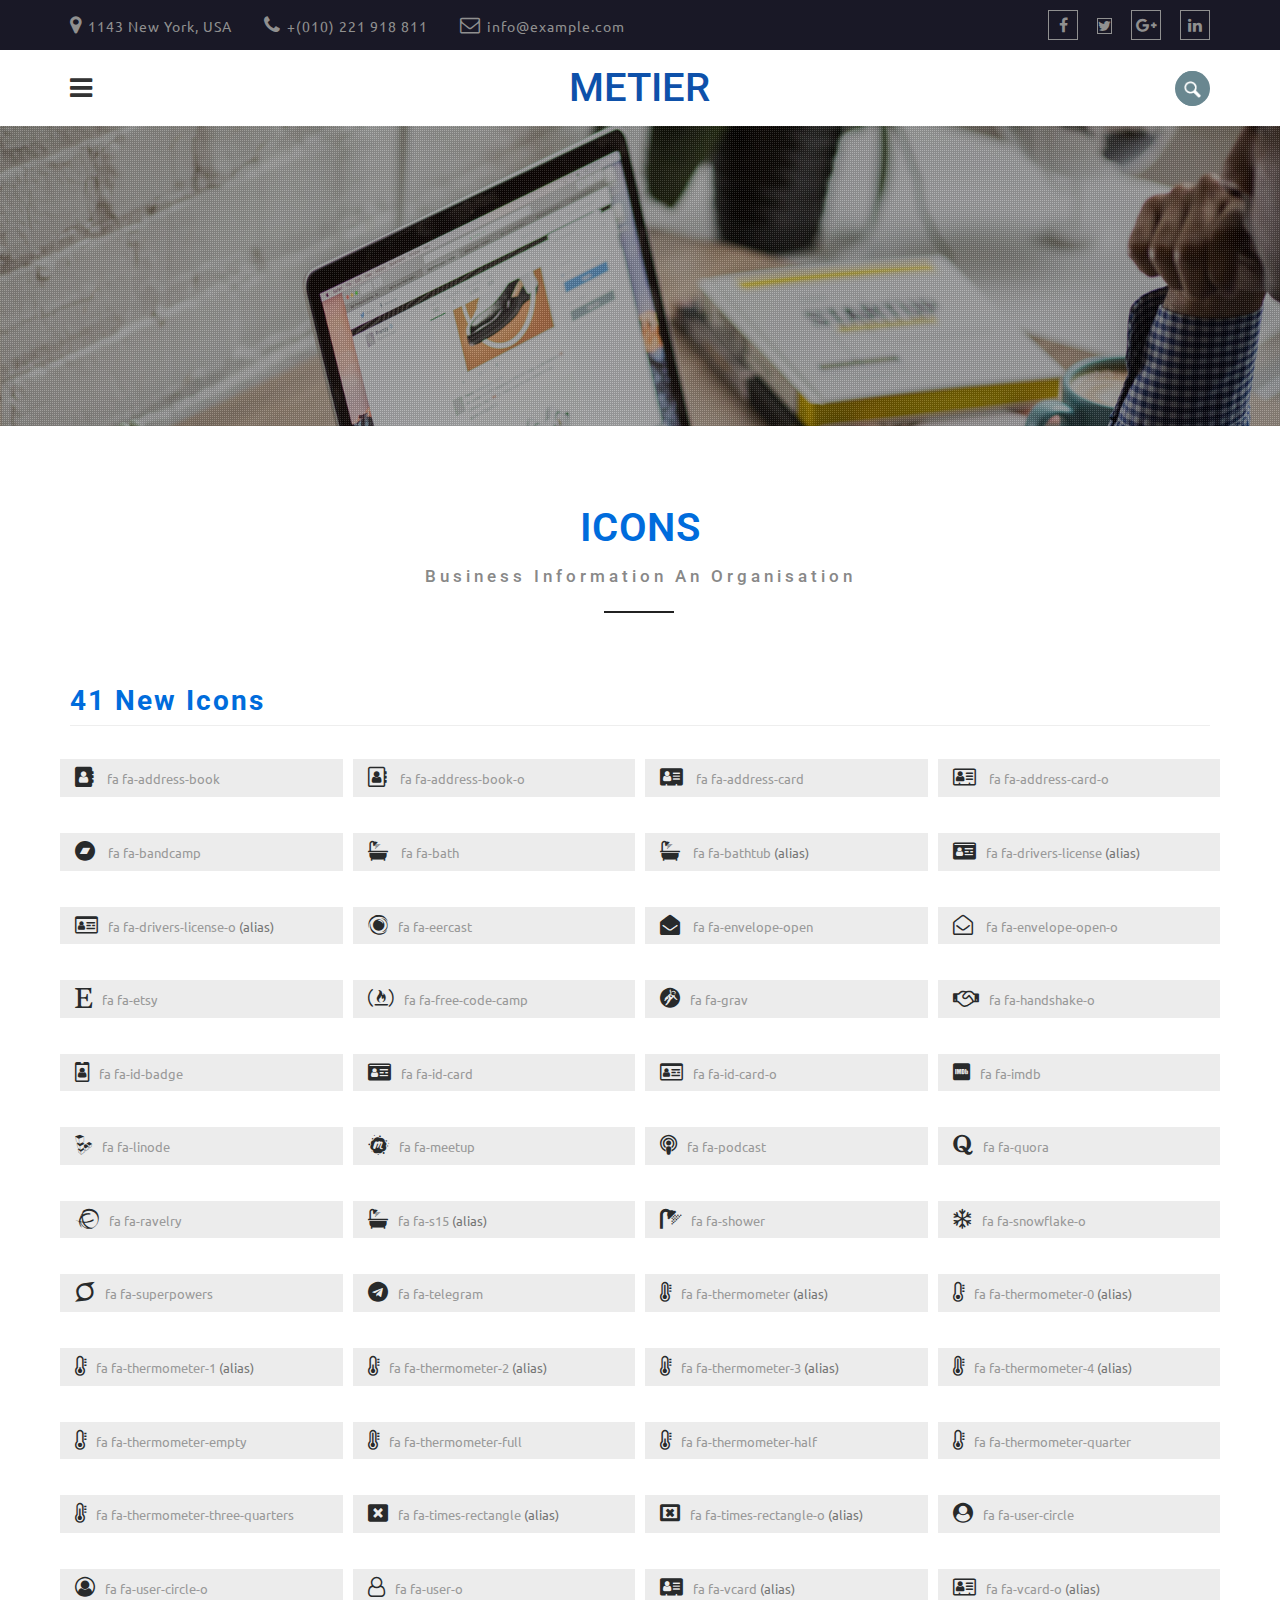
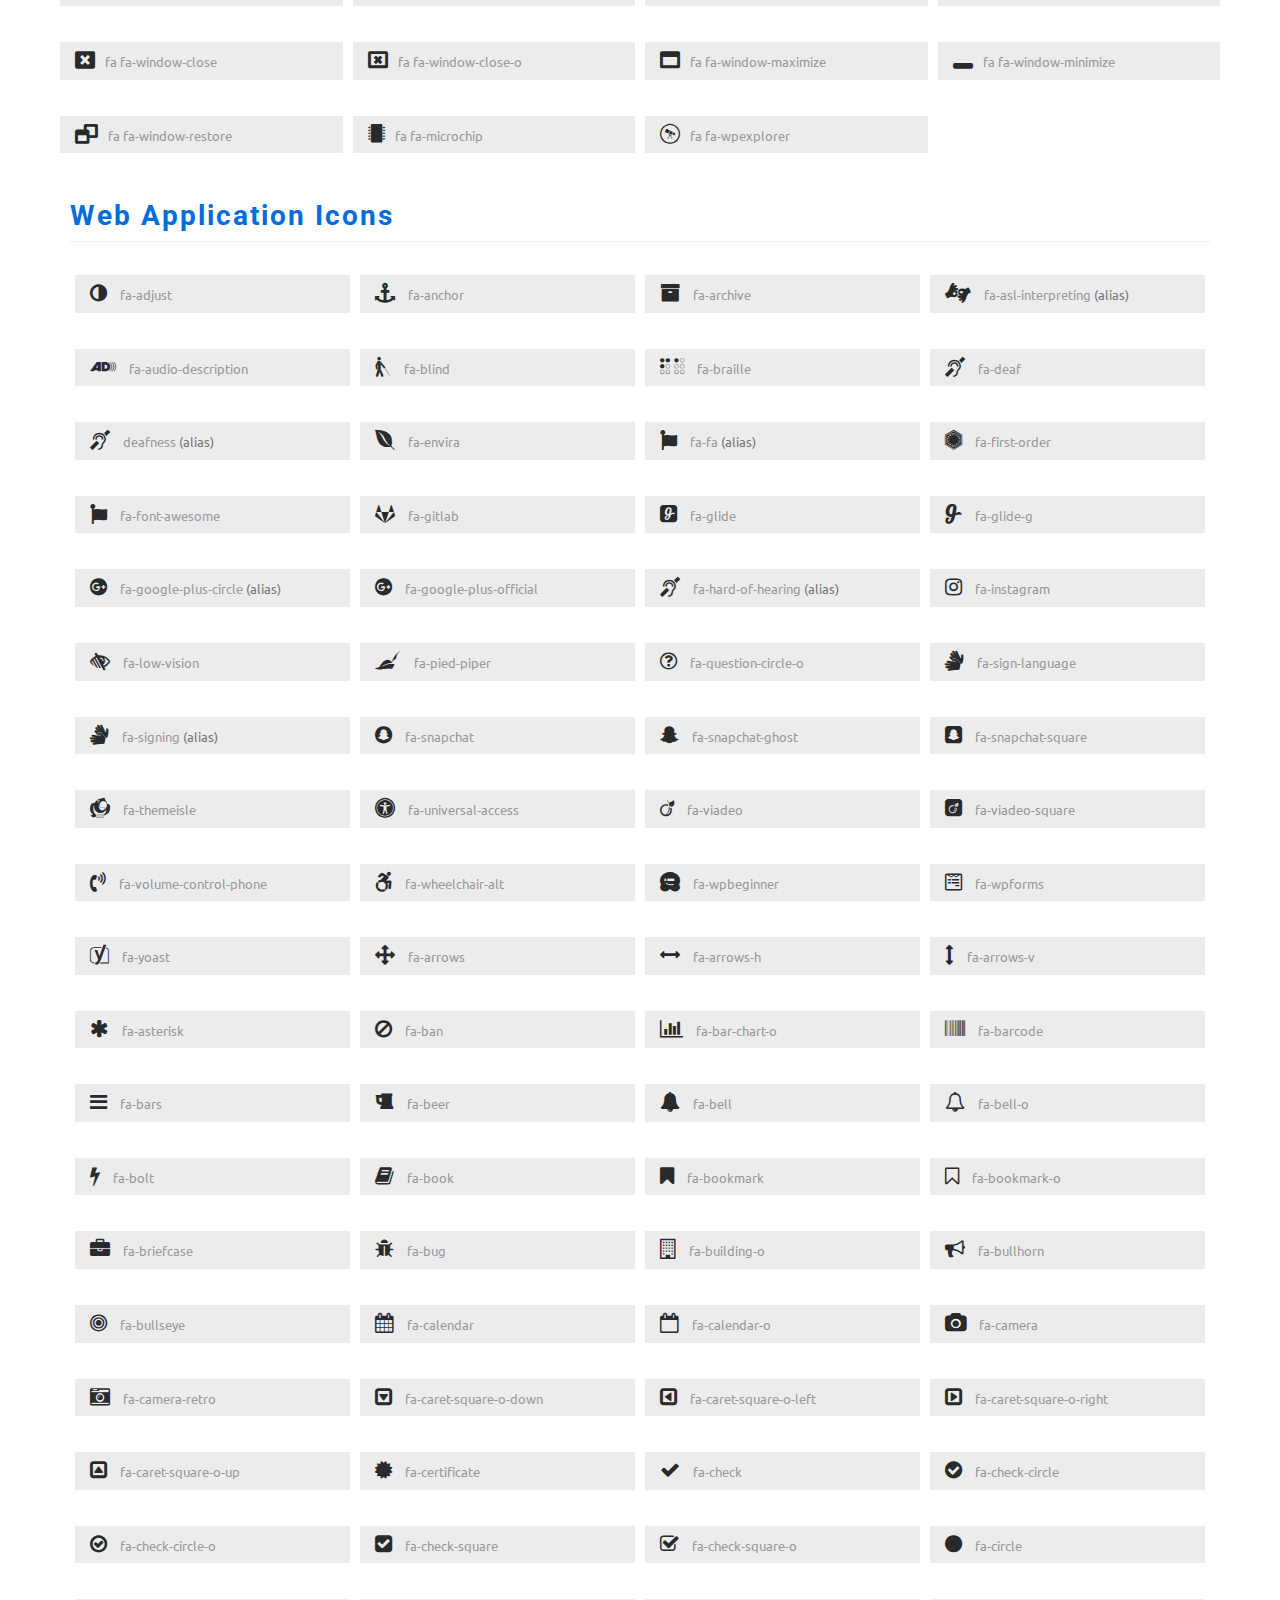
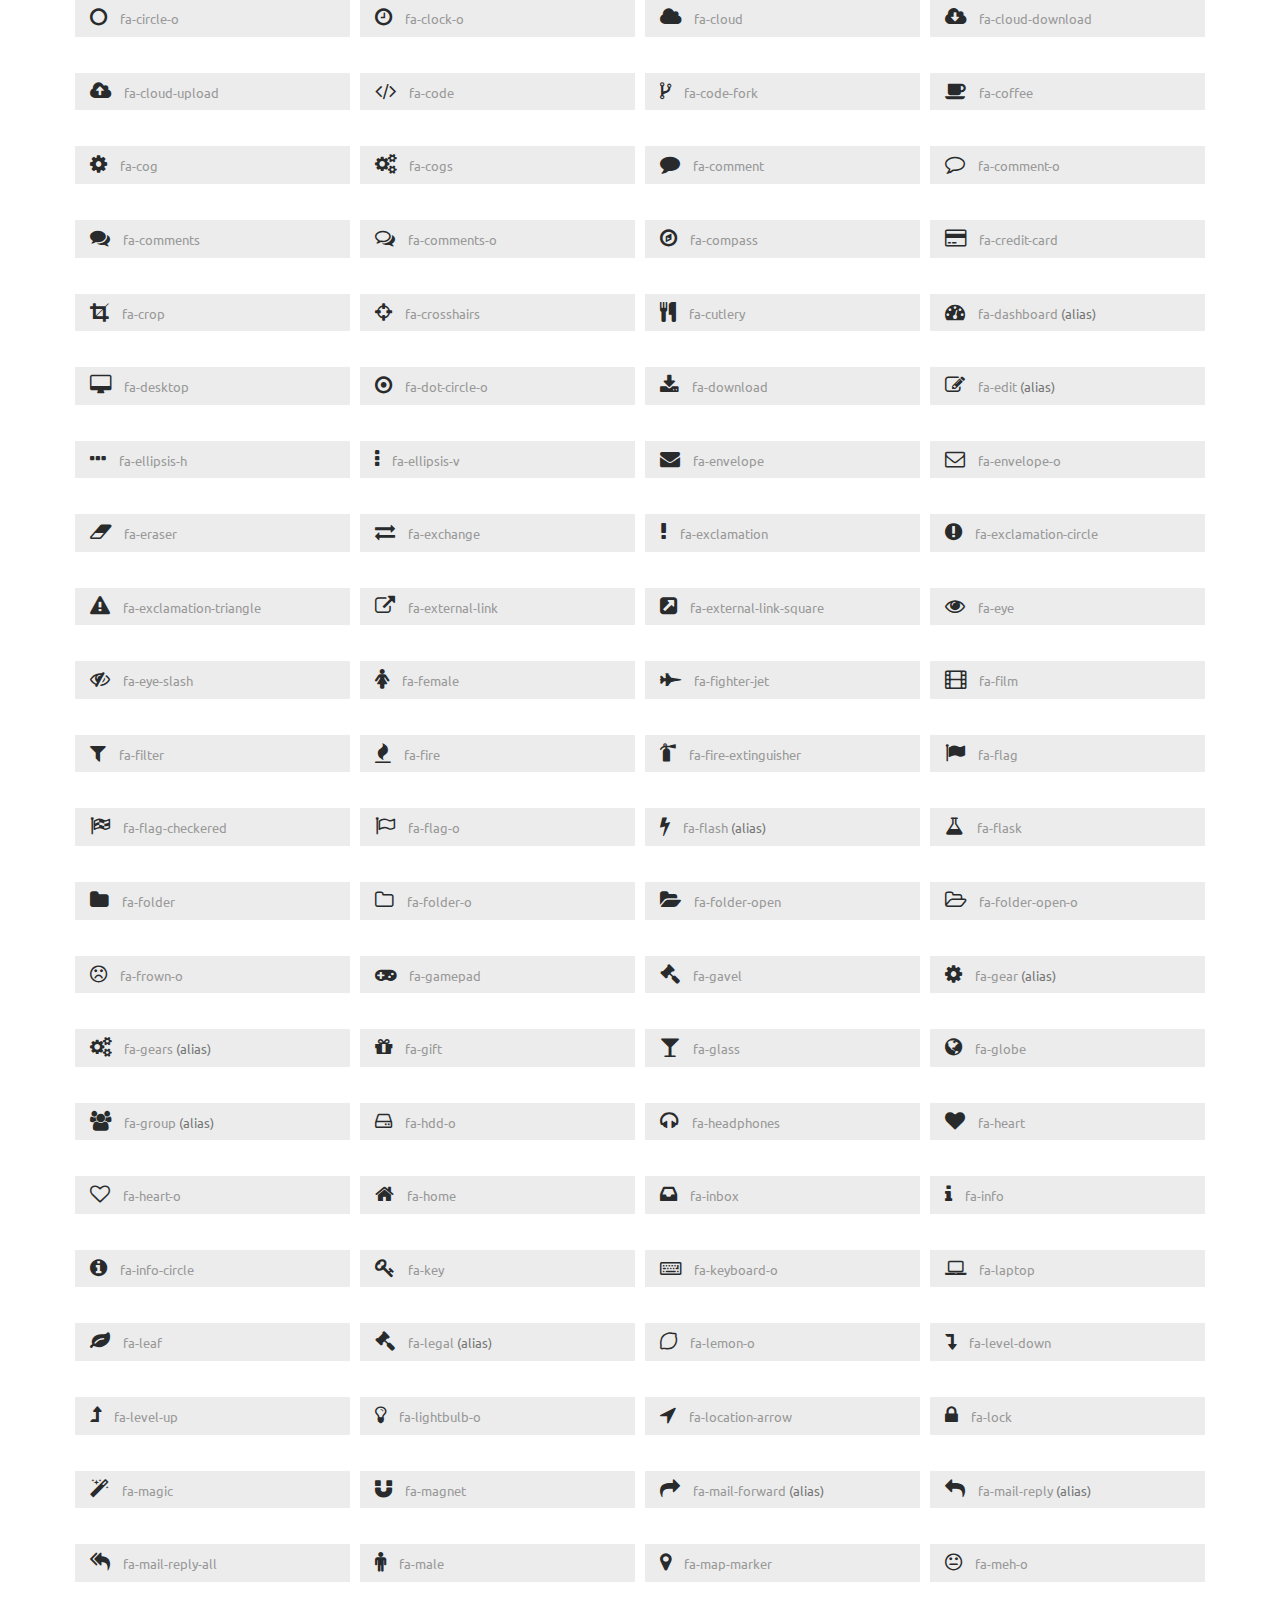
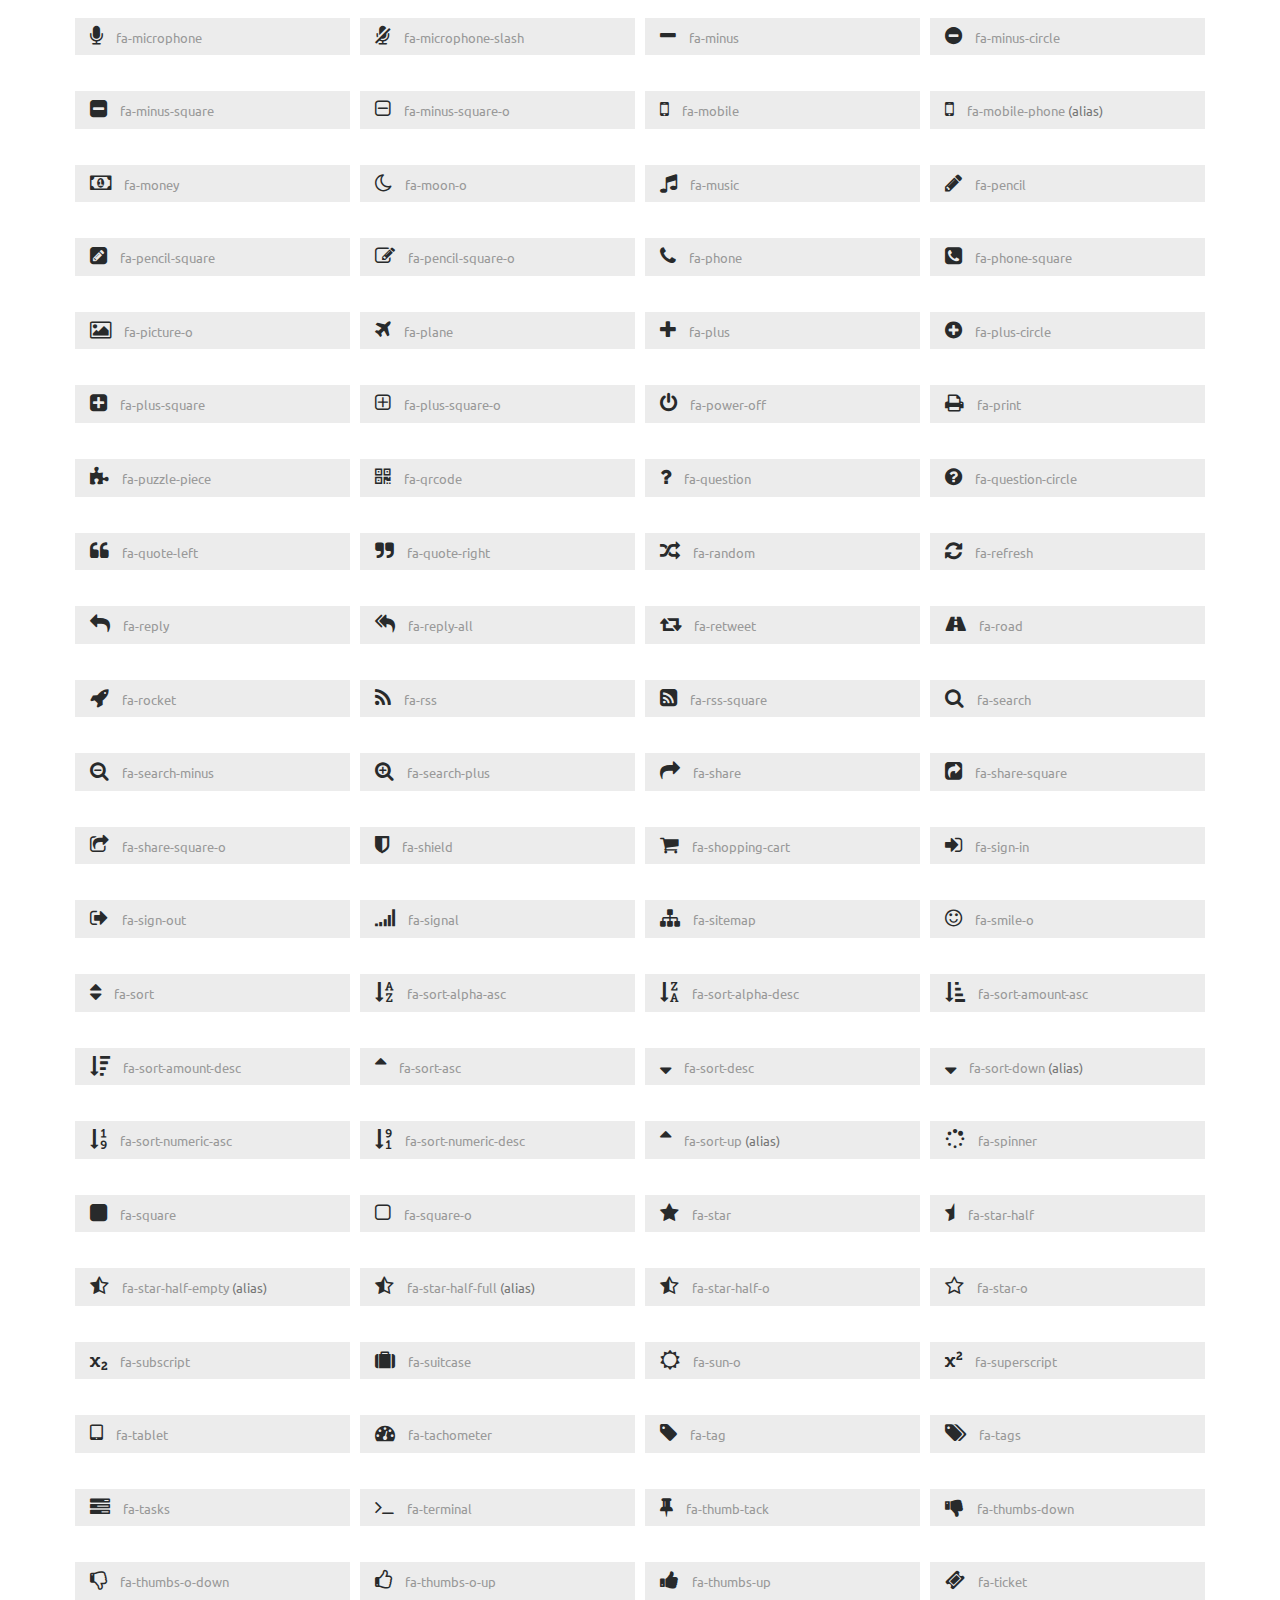
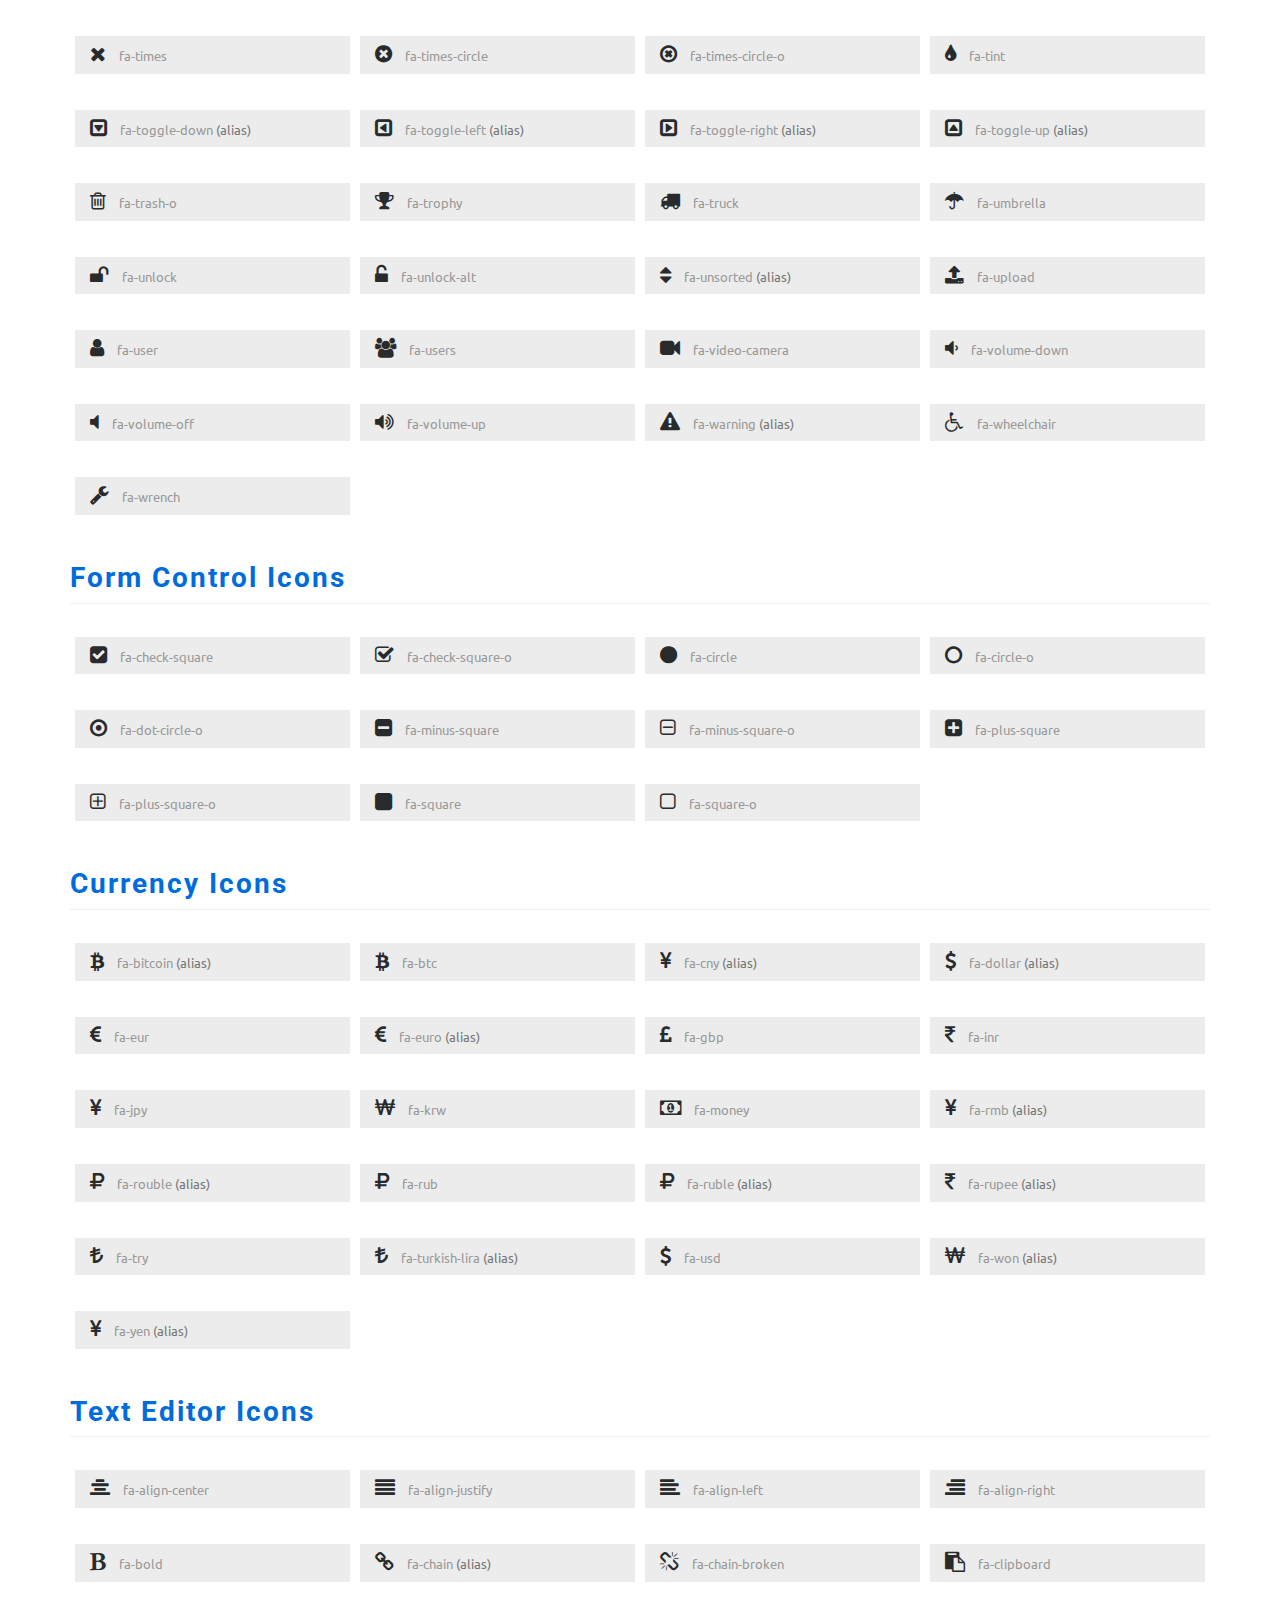
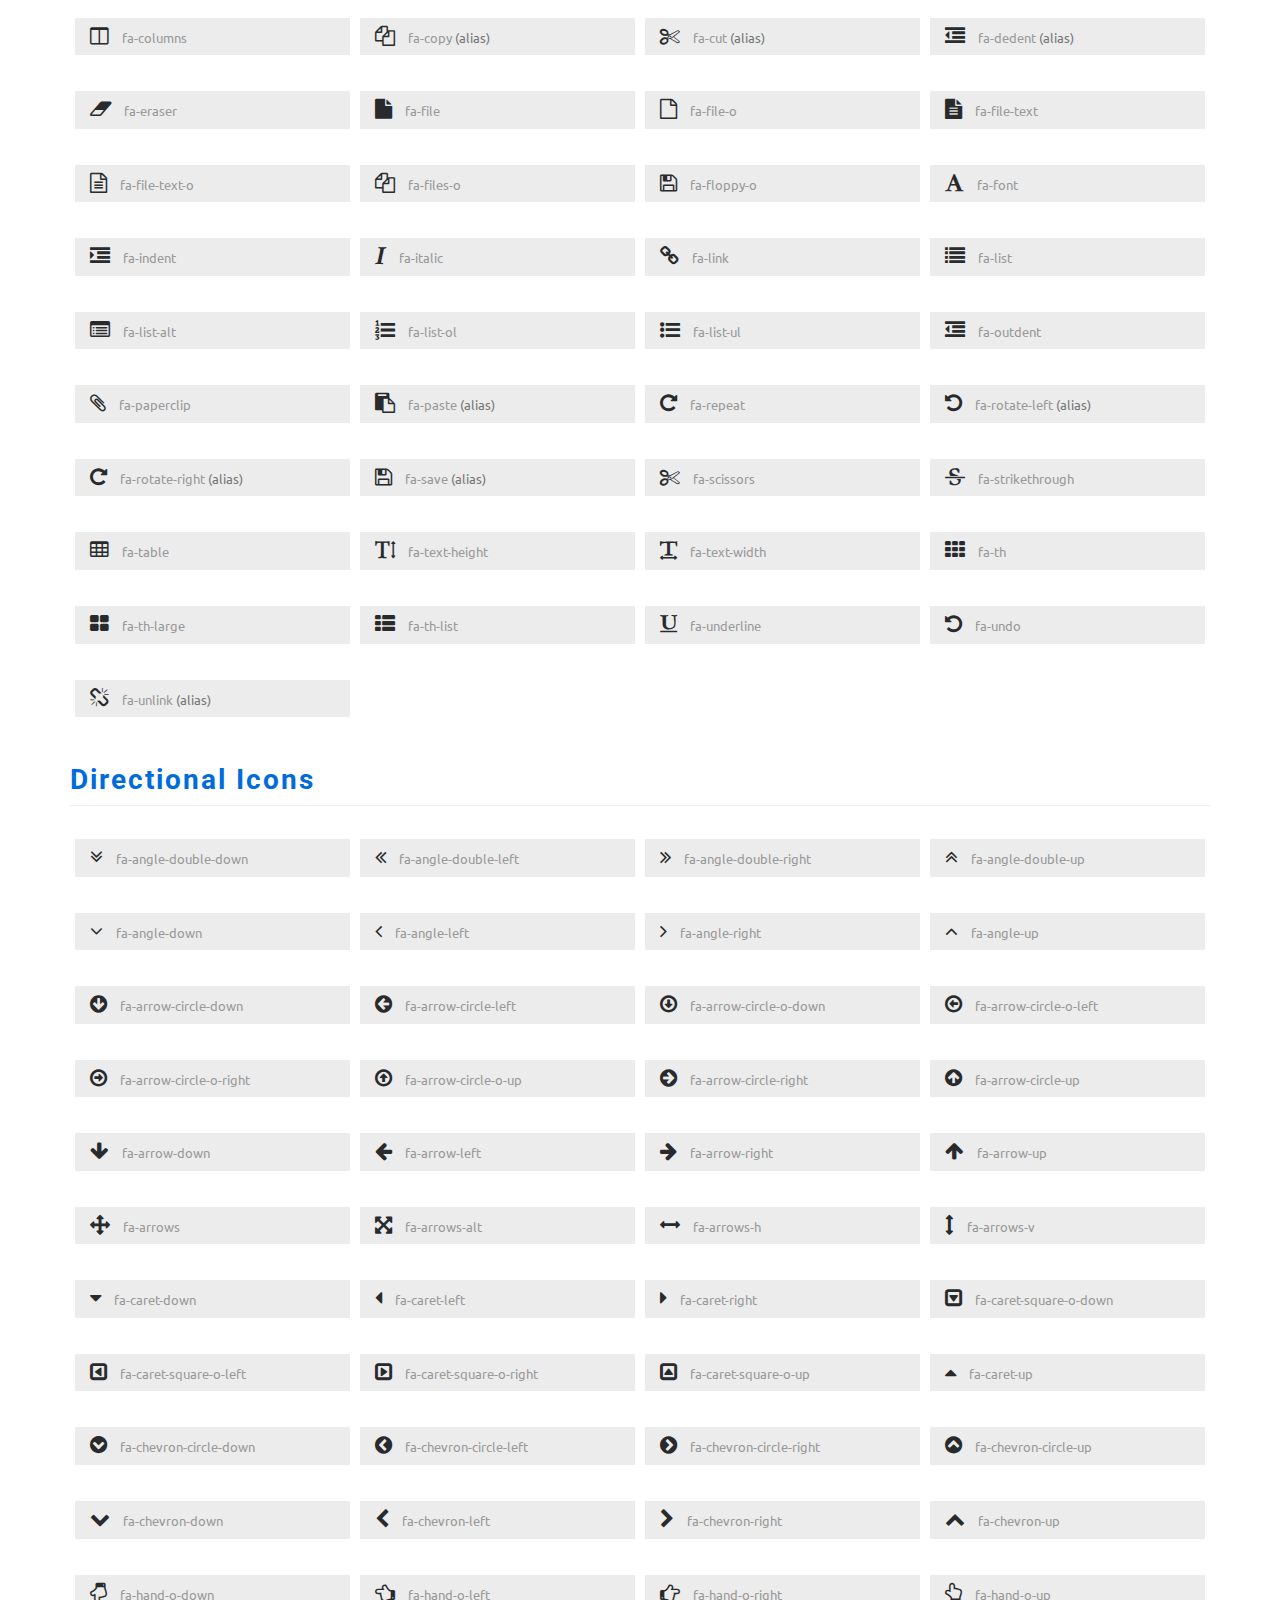
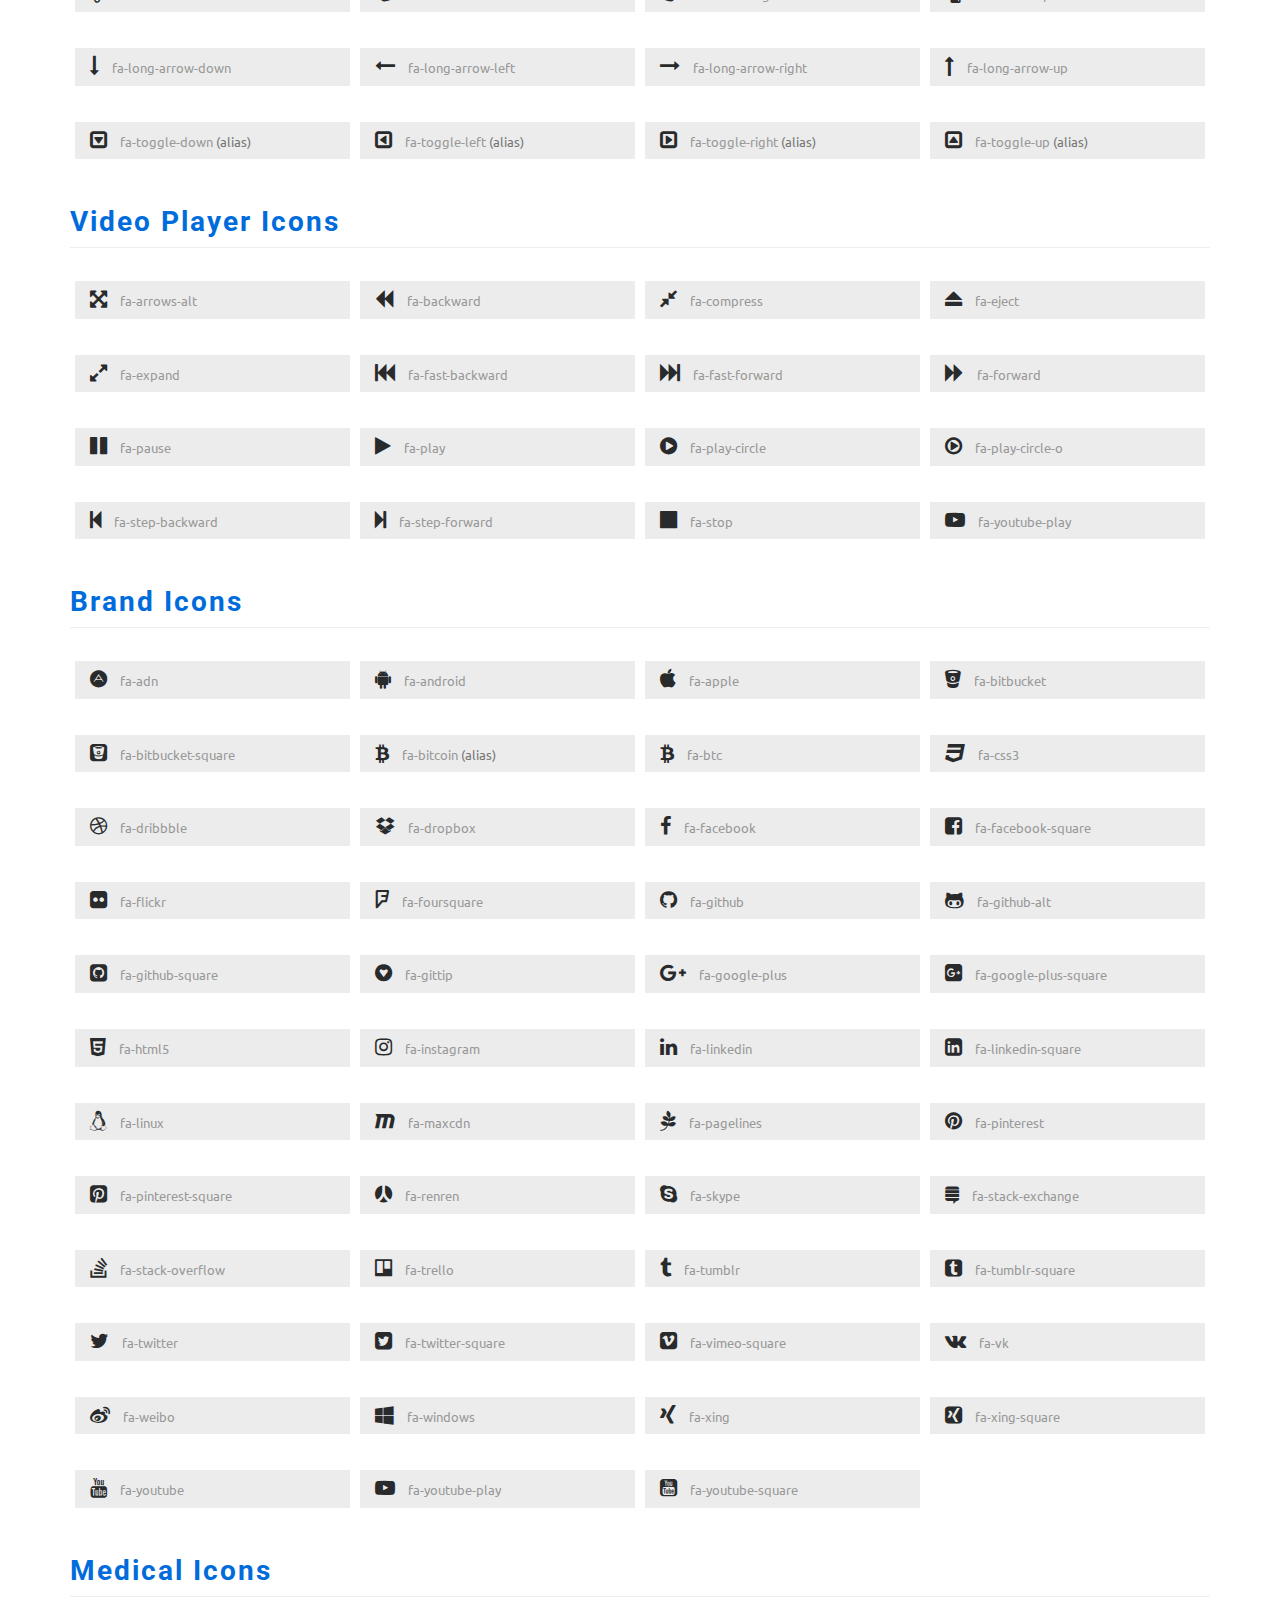
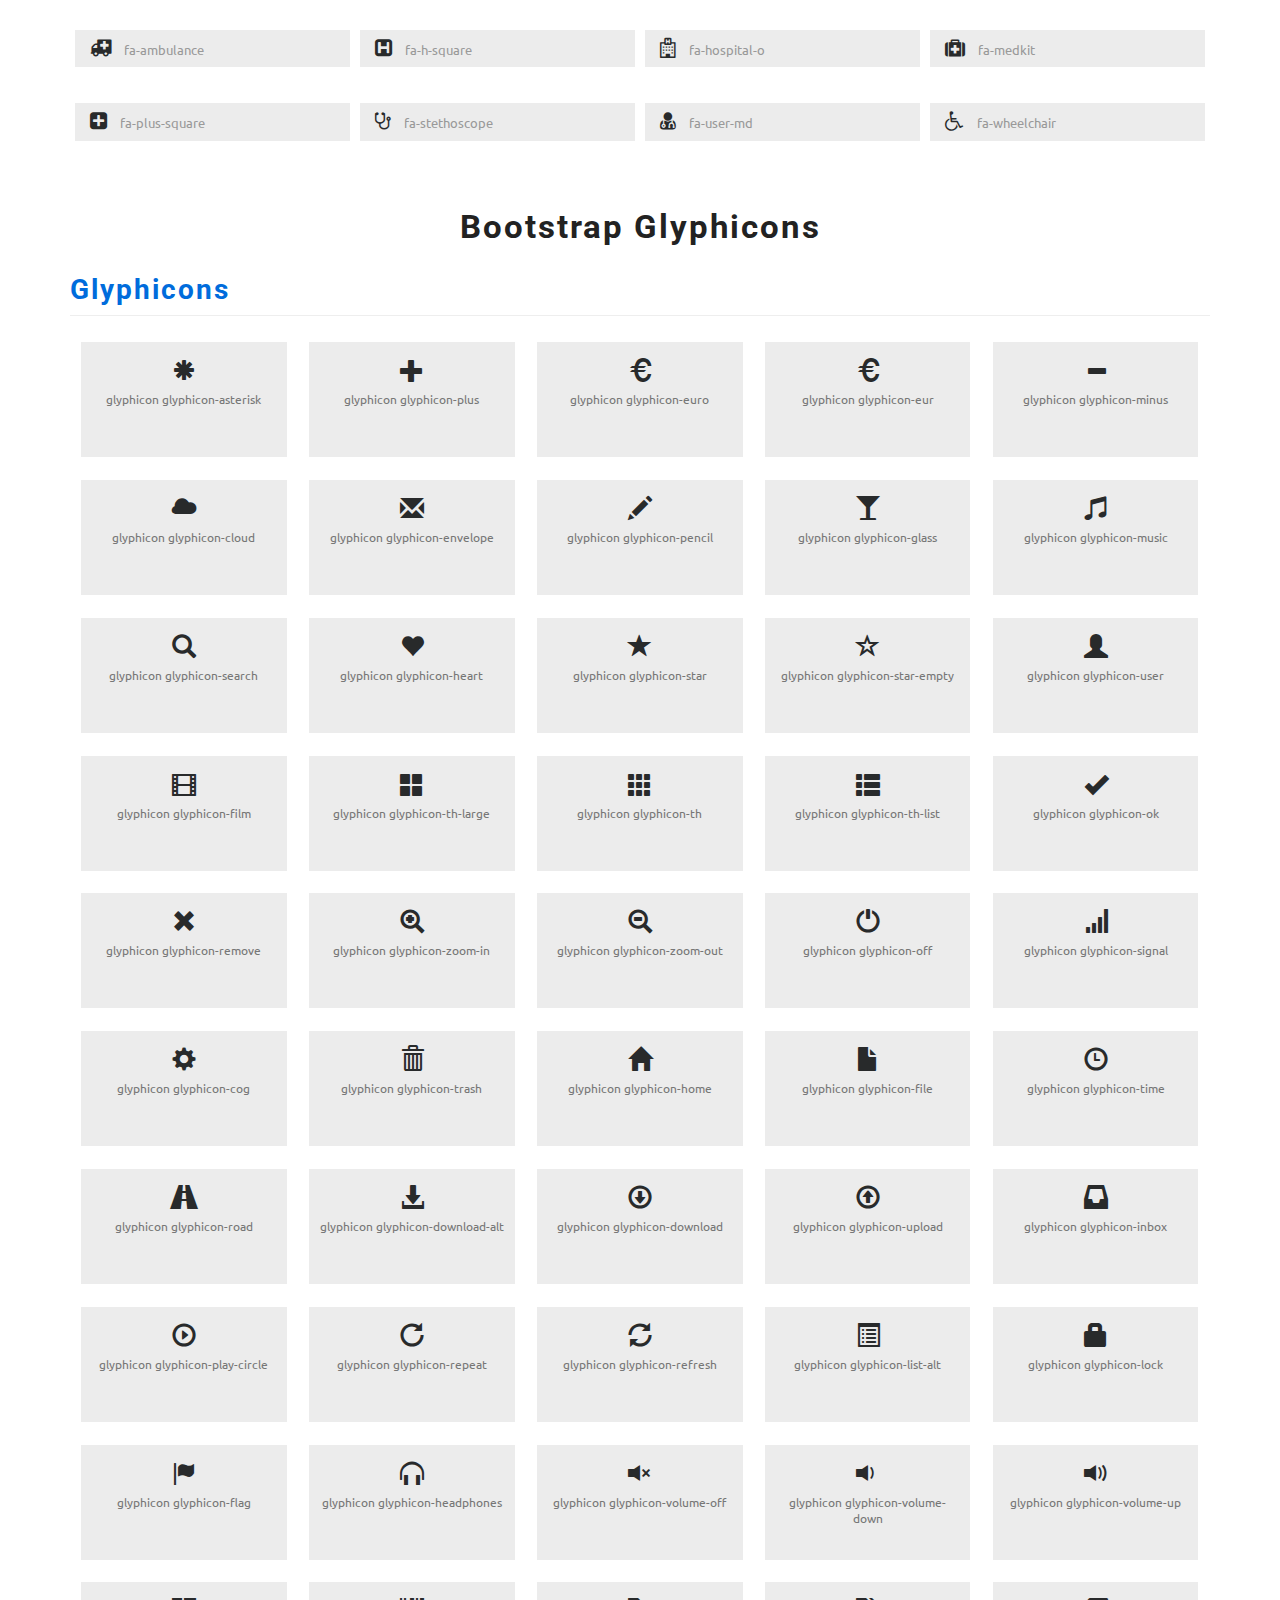
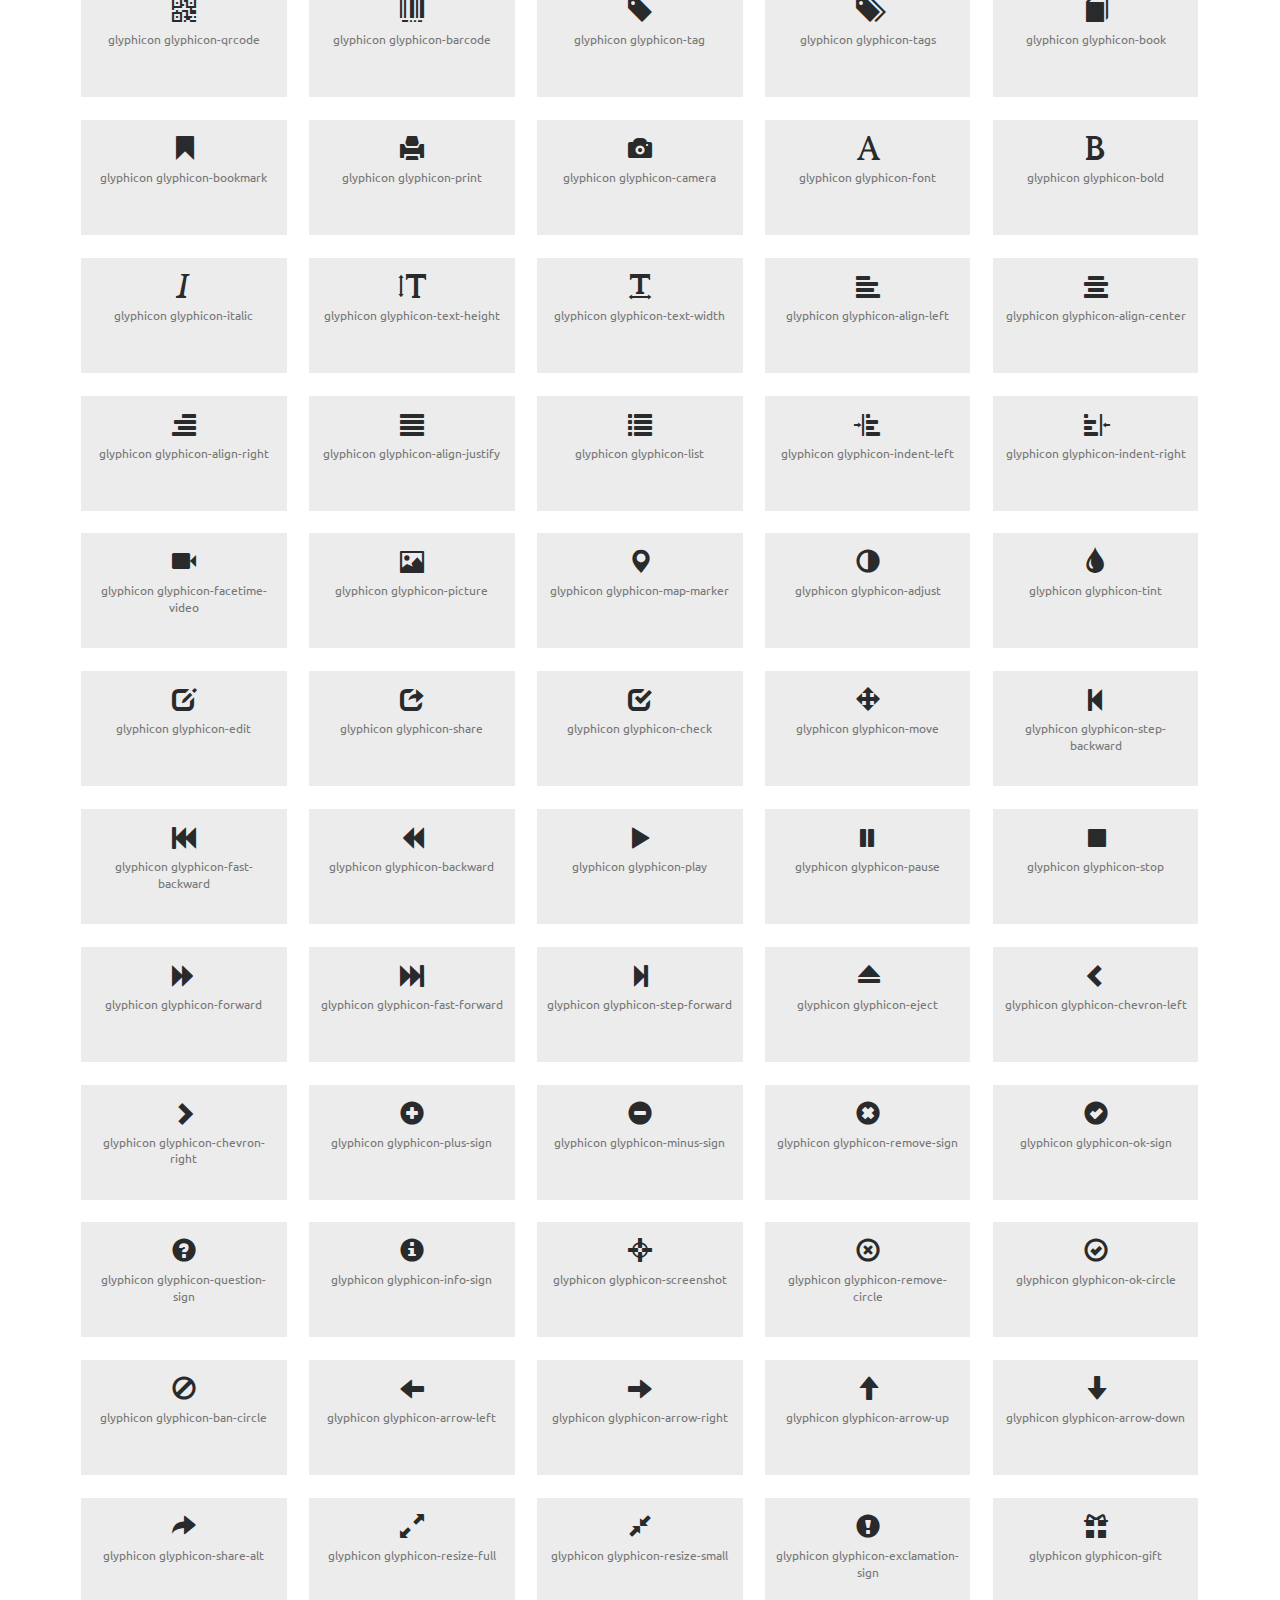
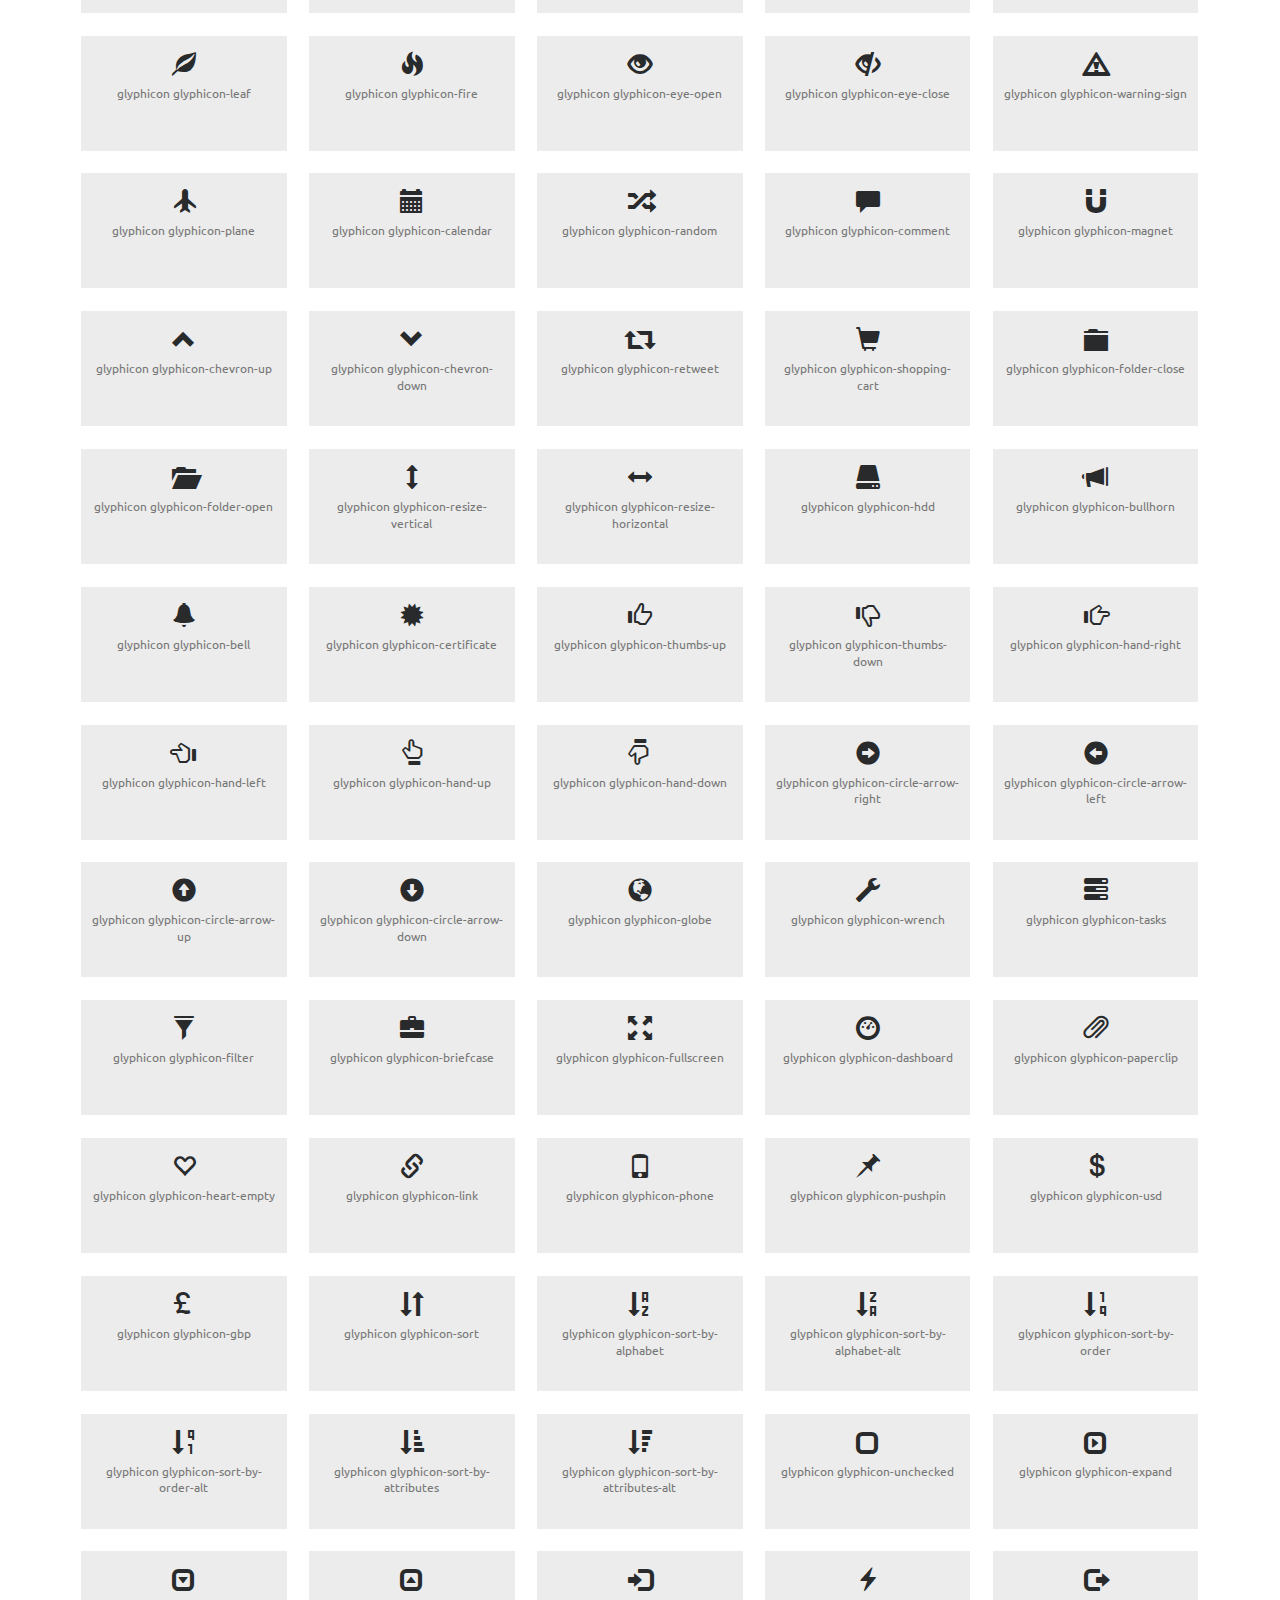
<file: icons.html>
<!--
author: W3layouts
author URL: http://w3layouts.com
License: Creative Commons Attribution 3.0 Unported
License URL: http://creativecommons.org/licenses/by/3.0/
-->
<!DOCTYPE html>
<html lang="en">
<head>
<title>Metier a Corporate Category Flat Bootstrap Responsive Website Template | Icons :: w3layouts</title>
<!-- custom-theme -->
<meta name="viewport" content="width=device-width, initial-scale=1">
<meta http-equiv="Content-Type" content="text/html; charset=utf-8" />
<meta name="keywords" content="Metier Responsive web template, Bootstrap Web Templates, Flat Web Templates, Android Compatible web template, 
Smartphone Compatible web template, free webdesigns for Nokia, Samsung, LG, SonyEricsson, Motorola web design" />
<script type="application/x-javascript"> addEventListener("load", function() { setTimeout(hideURLbar, 0); }, false);
		function hideURLbar(){ window.scrollTo(0,1); } </script>


<link href="css/nav.css" rel="stylesheet" type="text/css" media="all" /> <!-- For-Navigation-CSS -->

<!-- //custom-theme -->
<link href="css/bootstrap.css" rel="stylesheet" type="text/css" media="all" />
<link href="css/style.css" rel="stylesheet" type="text/css" media="all" />


<!-- font-awesome-icons -->
<link href="css/font-awesome.css" rel="stylesheet"> 
<!-- //font-awesome-icons -->

<!-- googlefonts -->
<link href="//fonts.googleapis.com/css?family=Roboto:100,300,400,500,700,900" rel="stylesheet">
<link href="//fonts.googleapis.com/css?family=Ubuntu:300,300i,400,400i,500,500i,700,700i&amp;subset=cyrillic,cyrillic-ext,greek,greek-ext,latin-ext" rel="stylesheet">
<!-- //googlefonts -->

</head>
<body>
<div class="top">
					<div class="container">
						
							<div class="col-md-9 top-left">
								<ul>
									<li><i class="fa fa-map-marker" aria-hidden="true"></i> 1143 New York, USA</li>
									<li><i class="fa fa-phone" aria-hidden="true"></i> +(010) 221 918 811</li>
									<li><i class="fa fa-envelope-o" aria-hidden="true"></i> <a href="mailto:info@example.com">info@example.com</a></li>
								</ul>
							</div>
							<div class="col-md-3 top-middle">
								<ul>
									<li><a href="#"><i class="fa fa-facebook"></i></a></li>
									<li><a href="#"><i class="fa fa-twitter"></i></a></li>
									<li><a href="#"><i class="fa fa-google-plus"></i></a></li>
									<li><a href="#"><i class="fa fa-linkedin"></i></a></li>
								</ul>
							</div>
							
							<div class="clearfix"></div>
						
					</div>
				</div>
	
<div class="sub-agile">
	<div class="container">
		<div class="agile1">
			<!-- navigation section -->
				<div>
					<p>
						<button id="trigger-overlay" type="button">
							<i class="fa fa-bars" aria-hidden="true"></i>

						</button>
					</p>
				</div>
				<!-- open/close -->
				<div class="overlay overlay-boxes">
					<svg xmlns="http://www.w3.org/2000/svg" width="100%" height="101%" viewBox="0 0 1440 806" preserveAspectRatio="none">
						<path d="m0.005959,200.364029l207.551124,0l0,204.342453l-207.551124,0l0,-204.342453z"/>
						<path d="m0.005959,400.45401l207.551124,0l0,204.342499l-207.551124,0l0,-204.342499z"/>
						<path d="m0.005959,600.544067l207.551124,0l0,204.342468l-207.551124,0l0,-204.342468z"/>
						<path d="m205.752151,-0.36l207.551163,0l0,204.342437l-207.551163,0l0,-204.342437z"/>
						<path d="m204.744629,200.364029l207.551147,0l0,204.342453l-207.551147,0l0,-204.342453z"/>
						<path d="m204.744629,400.45401l207.551147,0l0,204.342499l-207.551147,0l0,-204.342499z"/>
						<path d="m204.744629,600.544067l207.551147,0l0,204.342468l-207.551147,0l0,-204.342468z"/>
						<path d="m410.416046,-0.36l207.551117,0l0,204.342437l-207.551117,0l0,-204.342437z"/>
						<path d="m410.416046,200.364029l207.551117,0l0,204.342453l-207.551117,0l0,-204.342453z"/>
						<path d="m410.416046,400.45401l207.551117,0l0,204.342499l-207.551117,0l0,-204.342499z"/>
						<path d="m410.416046,600.544067l207.551117,0l0,204.342468l-207.551117,0l0,-204.342468z"/>
						<path d="m616.087402,-0.36l207.551086,0l0,204.342437l-207.551086,0l0,-204.342437z"/>
						<path d="m616.087402,200.364029l207.551086,0l0,204.342453l-207.551086,0l0,-204.342453z"/>
						<path d="m616.087402,400.45401l207.551086,0l0,204.342499l-207.551086,0l0,-204.342499z"/>
						<path d="m616.087402,600.544067l207.551086,0l0,204.342468l-207.551086,0l0,-204.342468z"/>
						<path d="m821.748718,-0.36l207.550964,0l0,204.342437l-207.550964,0l0,-204.342437z"/>
						<path d="m821.748718,200.364029l207.550964,0l0,204.342453l-207.550964,0l0,-204.342453z"/>
						<path d="m821.748718,400.45401l207.550964,0l0,204.342499l-207.550964,0l0,-204.342499z"/>
						<path d="m821.748718,600.544067l207.550964,0l0,204.342468l-207.550964,0l0,-204.342468z"/>
						<path d="m1027.203979,-0.36l207.550903,0l0,204.342437l-207.550903,0l0,-204.342437z"/>
						<path d="m1027.203979,200.364029l207.550903,0l0,204.342453l-207.550903,0l0,-204.342453z"/>
						<path d="m1027.203979,400.45401l207.550903,0l0,204.342499l-207.550903,0l0,-204.342499z"/>
						<path d="m1027.203979,600.544067l207.550903,0l0,204.342468l-207.550903,0l0,-204.342468z"/>
						<path d="m1232.659302,-0.36l207.551147,0l0,204.342437l-207.551147,0l0,-204.342437z"/>
						<path d="m1232.659302,200.364029l207.551147,0l0,204.342453l-207.551147,0l0,-204.342453z"/>
						<path d="m1232.659302,400.45401l207.551147,0l0,204.342499l-207.551147,0l0,-204.342499z"/>
						<path d="m1232.659302,600.544067l207.551147,0l0,204.342468l-207.551147,0l0,-204.342468z"/>
						<path d="m-0.791443,-0.360001l207.551163,0l0,204.342438l-207.551163,0l0,-204.342438z"/>
					</svg>
					<button type="button" class="overlay-close">Close</button>
					<nav>
						<ul>
							<li><a href="index.html">Home</a></li>
							<li><a href="about.html">About</a></li>
							<li><a href="portfolio.html">Portfolio</a></li>
							<li><a href="icons.html">Icons</a></li>
							<li><a href="codes.html">Codes</a></li>
							<li><a href="contact.html">Contact</a></li>
						</ul>
					</nav>
				</div>
				<!-- /open/close -->
			<!-- /navigation section -->
		</div>
		<div class="log-lt">
		<a href="index.html">
			<ul class="logo">
				<li><h1>Metier</h1></li>
			</ul>
			</a>
		</div>
		<div class="se-rht">
			<div class="search-box">
				<div id="sb-search" class="sb-search">
					<form>
						<input class="sb-search-input" placeholder="Enter your search term..." type="search" name="search" id="search">
						<input class="sb-search-submit" type="submit" value="">
						<span class="sb-icon-search"> </span>
					</form>
				</div>
			</div>
		</div>
			<div class="clearfix"> </div>
	</div>
</div>	
<!-- banner -->
<div class="w3l-banner1">
 <div class="banner-dott1">
</div>
</div>
<!-- //banner -->
<!-- icons -->
<div class="w3_wthree_agileits_icons main-grid-border">
		<div class="container">
			<h2 class="heading-agileinfo">Icons<span>Business information an organisation</span></h2>
	<div class="grid_3 grid_4 w3_agileits_icons_page">
            <div class="icons">
                <section id="new">
                    <h3 class="page-header page-header icon-subheading">41 New Icons </h3>

                    <div class="row fontawesome-icon-list">

                        <div class="icon-box col-md-3 col-sm-4">
                            <a class="agile-icon" href="#">
                                <i class="fa fa-address-book" aria-hidden="true"></i> fa fa-address-book</a>
                        </div>
                        <div class="icon-box col-md-3 col-sm-4">
                            <a class="agile-icon" href="#">
                                <i class="fa fa-address-book-o" aria-hidden="true"></i> fa fa-address-book-o</a>
                        </div>

                        <div class="icon-box col-md-3 col-sm-4">
                            <a class="agile-icon" href="#">
                                <i class="fa fa-address-card" aria-hidden="true"></i> fa fa-address-card</a>
                        </div>
                        <div class="icon-box col-md-3 col-sm-4">
                            <a class="agile-icon" href="#">
                                <i class="fa fa-address-card-o" aria-hidden="true"></i>
                                 fa fa-address-card-o</a>
                        </div>
                        <div class="icon-box col-md-3 col-sm-4">
                            <a class="agile-icon" href="#">
                                <i class="fa fa-bandcamp" aria-hidden="true"></i> fa fa-bandcamp</a>
                        </div>
                        <div class="icon-box col-md-3 col-sm-4">
                            <a class="agile-icon" href="#">
                                <i class="fa fa-bath" aria-hidden="true"></i> fa fa-bath</a>
                        </div>
                        <div class="icon-box col-md-3 col-sm-4">
                            <a class="agile-icon" href="#">
                                <i class="fa fa-bathtub" aria-hidden="true"></i> fa fa-bathtub
                                <span class="text-muted">(alias)</span>
                            </a>
                        </div>

                        <div class="icon-box col-md-3 col-sm-4">
                            <a class="agile-icon" href="#">
                                <i class="fa fa-drivers-license" aria-hidden="true"></i>fa fa-drivers-license
                                <span class="text-muted">(alias)</span>
                            </a>
                        </div>
                        <div class="icon-box col-md-3 col-sm-4">
                            <a class="agile-icon" href="#">
                                <i class="fa fa-drivers-license-o" aria-hidden="true"></i>fa fa-drivers-license-o
                                <span class="text-muted">(alias)</span>
                            </a>
                        </div>

                        <div class="icon-box col-md-3 col-sm-4">
                            <a class="agile-icon" href="#">
                                <i class="fa fa-eercast" aria-hidden="true"></i>fa fa-eercast</a>
                        </div>
                        <div class="icon-box col-md-3 col-sm-4">
                            <a class="agile-icon" href="#">
                                <i class="fa fa-envelope-open" aria-hidden="true"></i> fa fa-envelope-open</a>
                        </div>
                        <div class="icon-box col-md-3 col-sm-4">
                            <a class="agile-icon" href="#">
                                <i class="fa fa-envelope-open-o" aria-hidden="true"></i> fa fa-envelope-open-o</a>
                        </div>
                        <div class="icon-box col-md-3 col-sm-4">
                            <a class="agile-icon" href="#">
                                <i class="fa fa-etsy" aria-hidden="true"></i>fa fa-etsy</a>
                        </div>
                        <div class="icon-box col-md-3 col-sm-4">
                            <a class="agile-icon" href="#">
                                <i class="fa fa-free-code-camp" aria-hidden="true"></i>fa fa-free-code-camp</a>
                        </div>
                        <div class="icon-box col-md-3 col-sm-4">
                            <a class="agile-icon" href="#">
                                <i class="fa fa-grav" aria-hidden="true"></i>fa fa-grav</a>
                        </div>
                        <div class="icon-box col-md-3 col-sm-4">
                            <a class="agile-icon" href="#">
                                <i class="fa fa-handshake-o" aria-hidden="true"></i>fa fa-handshake-o</a>
                        </div>
                        <div class="icon-box col-md-3 col-sm-4">
                            <a class="agile-icon" href="#">
                                <i class="fa fa-id-badge" aria-hidden="true"></i>fa fa-id-badge</a>
                        </div>
                        <div class="icon-box col-md-3 col-sm-4">
                            <a class="agile-icon" href="#">
                                <i class="fa fa-id-card" aria-hidden="true"></i>fa fa-id-card</a>
                        </div>
                        <div class="icon-box col-md-3 col-sm-4">
                            <a class="agile-icon" href="#">
                                <i class="fa fa-id-card-o" aria-hidden="true"></i>fa fa-id-card-o</a>
                        </div>
                        <div class="icon-box col-md-3 col-sm-4">
                            <a class="agile-icon" href="#">
                                <i class="fa fa-imdb" aria-hidden="true"></i>fa fa-imdb</a>
                        </div>
                        <div class="icon-box col-md-3 col-sm-4">
                            <a class="agile-icon" href="#">
                                <i class="fa fa-linode" aria-hidden="true"></i>fa fa-linode</a>
                        </div>
                        <div class="icon-box col-md-3 col-sm-4">
                            <a class="agile-icon" href="#">
                                <i class="fa fa-meetup" aria-hidden="true"></i>fa fa-meetup</a>
                        </div>
                        <div class="icon-box col-md-3 col-sm-4">
                            <a class="agile-icon" href="#">
                                <i class="fa fa-podcast" aria-hidden="true"></i>fa fa-podcast</a>
                        </div>
                        <div class="icon-box col-md-3 col-sm-4">
                            <a class="agile-icon" href="#">
                                <i class="fa fa-quora" aria-hidden="true"></i>fa fa-quora</a>
                        </div>
                        <div class="icon-box col-md-3 col-sm-4">
                            <a class="agile-icon" href="#">
                                <i class="fa fa-ravelry" aria-hidden="true"></i>fa fa-ravelry</a>
                        </div>
                        <div class="icon-box col-md-3 col-sm-4">
                            <a class="agile-icon" href="#">
                                <i class="fa fa-s15" aria-hidden="true"></i>fa fa-s15
                                <span class="text-muted">(alias)</span>
                            </a>
                        </div>
                        <div class="icon-box col-md-3 col-sm-4">
                            <a class="agile-icon" href="#">
                                <i class="fa fa-shower" aria-hidden="true"></i>fa fa-shower</a>
                        </div>
                        <div class="icon-box col-md-3 col-sm-4">
                            <a class="agile-icon" href="#">
                                <i class="fa fa-snowflake-o" aria-hidden="true"></i>fa fa-snowflake-o</a>
                        </div>
                        <div class="icon-box col-md-3 col-sm-4">
                            <a class="agile-icon" href="#">
                                <i class="fa fa-superpowers" aria-hidden="true"></i>fa fa-superpowers</a>
                        </div>
                        <div class="icon-box col-md-3 col-sm-4">
                            <a class="agile-icon" href="#">
                                <i class="fa fa-telegram" aria-hidden="true"></i>fa fa-telegram</a>
                        </div>

                        <div class="icon-box col-md-3 col-sm-4">
                            <a class="agile-icon" href="#">
                                <i class="fa fa-thermometer" aria-hidden="true"></i>fa fa-thermometer
                                <span class="text-muted">(alias)</span>
                            </a>
                        </div>
                        <div class="icon-box col-md-3 col-sm-4">
                            <a class="agile-icon" href="#">
                                <i class="fa fa-thermometer-0" aria-hidden="true"></i>fa fa-thermometer-0
                                <span class="text-muted">(alias)</span>
                            </a>
                        </div>

                        <div class="icon-box col-md-3 col-sm-4">
                            <a class="agile-icon" href="#">
                                <i class="fa fa-thermometer-1" aria-hidden="true"></i>fa fa-thermometer-1
                                <span class="text-muted">(alias)</span>
                            </a>
                        </div>
                        <div class="icon-box col-md-3 col-sm-4">
                            <a class="agile-icon" href="#">
                                <i class="fa fa-thermometer-2" aria-hidden="true"></i>fa fa-thermometer-2
                                <span class="text-muted">(alias)</span>
                            </a>
                        </div>
                        <div class="icon-box col-md-3 col-sm-4">
                            <a class="agile-icon" href="#">
                                <i class="fa fa-thermometer-3" aria-hidden="true"></i>fa fa-thermometer-3
                                <span class="text-muted">(alias)</span>
                            </a>
                        </div>
                        <div class="icon-box col-md-3 col-sm-4">
                            <a class="agile-icon" href="#">
                                <i class="fa fa-thermometer-4" aria-hidden="true"></i>fa fa-thermometer-4
                                <span class="text-muted">(alias)</span>
                            </a>
                        </div>
                        <div class="icon-box col-md-3 col-sm-4">
                            <a class="agile-icon" href="#">
                                <i class="fa fa-thermometer-empty" aria-hidden="true"></i>fa fa-thermometer-empty</a>
                        </div>
                        <div class="icon-box col-md-3 col-sm-4">
                            <a class="agile-icon" href="#">
                                <i class="fa fa-thermometer-full" aria-hidden="true"></i>fa fa-thermometer-full</a>
                        </div>
                        <div class="icon-box col-md-3 col-sm-4">
                            <a class="agile-icon" href="#">
                                <i class="fa fa-thermometer-half" aria-hidden="true"></i>fa fa-thermometer-half</a>
                        </div>
                        <div class="icon-box col-md-3 col-sm-4">
                            <a class="agile-icon" href="#">
                                <i class="fa fa-thermometer-quarter" aria-hidden="true"></i>fa fa-thermometer-quarter</a>
                        </div>
                        <div class="icon-box col-md-3 col-sm-4">
                            <a class="agile-icon" href="#">
                                <i class="fa fa-thermometer-three-quarters" aria-hidden="true"></i>fa fa-thermometer-three-quarters</a>
                        </div>
                        <div class="icon-box col-md-3 col-sm-4">
                            <a class="agile-icon" href="#">
                                <i class="fa fa-times-rectangle" aria-hidden="true"></i>fa fa-times-rectangle
                                <span class="text-muted">(alias)</span>
                            </a>
                        </div>
                        <div class="icon-box col-md-3 col-sm-4">
                            <a class="agile-icon" href="#">
                                <i class="fa fa-times-rectangle-o" aria-hidden="true"></i>fa fa-times-rectangle-o
                                <span class="text-muted">(alias)</span>
                            </a>
                        </div>
                        <div class="icon-box col-md-3 col-sm-4">
                            <a class="agile-icon" href="#">
                                <i class="fa fa-user-circle" aria-hidden="true"></i>fa fa-user-circle</a>
                        </div>
                        <div class="icon-box col-md-3 col-sm-4">
                            <a class="agile-icon" href="#">
                                <i class="fa fa-user-circle-o" aria-hidden="true"></i>fa fa-user-circle-o</a>
                        </div>
                        <div class="icon-box col-md-3 col-sm-4">
                            <a class="agile-icon" href="#">
                                <i class="fa fa-user-o" aria-hidden="true"></i>fa fa-user-o</a>
                        </div>
                        <div class="icon-box col-md-3 col-sm-4">
                            <a class="agile-icon" href="#">
                                <i class="fa fa-vcard" aria-hidden="true"></i>fa fa-vcard
                                <span class="text-muted">(alias)</span>
                            </a>
                        </div>
                        <div class="icon-box col-md-3 col-sm-4">
                            <a class="agile-icon" href="#">
                                <i class="fa fa-vcard-o" aria-hidden="true"></i>fa fa-vcard-o
                                <span class="text-muted">(alias)</span>
                            </a>
                        </div>
                        <div class="icon-box col-md-3 col-sm-4">
                            <a class="agile-icon" href="#">
                                <i class="fa fa-window-close" aria-hidden="true"></i>fa fa-window-close</a>
                        </div>
                        <div class="icon-box col-md-3 col-sm-4">
                            <a class="agile-icon" href="#">
                                <i class="fa fa-window-close-o" aria-hidden="true"></i>fa fa-window-close-o</a>
                        </div>
                        <div class="icon-box col-md-3 col-sm-4">
                            <a class="agile-icon" href="#">
                                <i class="fa fa-window-maximize" aria-hidden="true"></i>fa fa-window-maximize</a>
                        </div>
                        <div class="icon-box col-md-3 col-sm-4">
                            <a class="agile-icon" href="#">
                                <i class="fa fa-window-minimize" aria-hidden="true"></i>fa fa-window-minimize</a>
                        </div>
                        <div class="icon-box col-md-3 col-sm-4">
                            <a class="agile-icon" href="#">
                                <i class="fa fa-window-restore" aria-hidden="true"></i>fa fa-window-restore</a>
                        </div>
                        <div class="icon-box col-md-3 col-sm-4">
                            <a class="agile-icon" href="#">
                                <i class="fa fa-microchip" aria-hidden="true"></i>fa fa-microchip</a>
                        </div>
                        <div class="icon-box col-md-3 col-sm-4">
                            <a class="agile-icon" href="#">
                                <i class="fa fa-wpexplorer" aria-hidden="true"></i>fa fa-wpexplorer</a>
                        </div>

                </div></section>
                <div class="section group">
                    <div class="box">
                        <div class="title ">
                            <h3 class="page-header icon-subheading">Web Application Icons</h3>
                        </div>
                        <div class="box_content">
                            <div class="fontawesome-icon-list">
                                <div class="icon-box col-md-3 col-sm-4">
                                    <a class="agile-icon" href="#">
                                        <i class="fa fa-adjust"></i> fa-adjust</a>
                                </div>

                                <div class="icon-box col-md-3 col-sm-4">
                                    <a class="agile-icon" href="#">
                                        <i class="fa fa-anchor"></i> fa-anchor</a>
                                </div>

                                <div class="icon-box col-md-3 col-sm-4">
                                    <a class="agile-icon" href="#">
                                        <i class="fa fa-archive"></i> fa-archive</a>
                                </div>
                                <div class="icon-box col-md-3 col-sm-4">
                                    <a class="agile-icon" href="#">
                                        <i class="fa fa-asl-interpreting" aria-hidden="true"></i> fa-asl-interpreting
                                        <span class="text-muted">(alias)</span>
                                    </a>
                                </div>



                                <div class="icon-box col-md-3 col-sm-4">
                                    <a class="agile-icon" href="#">
                                        <i class="fa fa-audio-description" aria-hidden="true"></i> fa-audio-description</a>
                                </div>

                                <div class="icon-box col-md-3 col-sm-4">
                                    <a class="agile-icon" href="#">
                                        <i class="fa fa-blind" aria-hidden="true"></i> fa-blind</a>
                                </div>

                                <div class="icon-box col-md-3 col-sm-4">
                                    <a class="agile-icon" href="#">
                                        <i class="fa fa-braille" aria-hidden="true"></i> fa-braille</a>
                                </div>

                                <div class="icon-box col-md-3 col-sm-4">
                                    <a class="agile-icon" href="#">
                                        <i class="fa fa-deaf" aria-hidden="true"></i> fa-deaf</a>
                                </div>

                                <div class="icon-box col-md-3 col-sm-4">
                                    <a class="agile-icon" href="#">
                                        <i class="fa fa-deafness" aria-hidden="true"></i> deafness
                                        <span class="text-muted">(alias)</span>
                                    </a>
                                </div>

                                <div class="icon-box col-md-3 col-sm-4">
                                    <a class="agile-icon" href="#">
                                        <i class="fa fa-envira" aria-hidden="true"></i> fa-envira</a>
                                </div>

                                <div class="icon-box col-md-3 col-sm-4">
                                    <a class="agile-icon" href="#">
                                        <i class="fa fa-fa" aria-hidden="true"></i> fa-fa
                                        <span class="text-muted">(alias)</span>
                                    </a>
                                </div>

                                <div class="icon-box col-md-3 col-sm-4">
                                    <a class="agile-icon" href="#">
                                        <i class="fa fa-first-order" aria-hidden="true"></i> fa-first-order</a>
                                </div>

                                <div class="icon-box col-md-3 col-sm-4">
                                    <a class="agile-icon" href="#">
                                        <i class="fa fa-font-awesome" aria-hidden="true"></i> fa-font-awesome</a>
                                </div>

                                <div class="icon-box col-md-3 col-sm-4">
                                    <a class="agile-icon" href="#">
                                        <i class="fa fa-gitlab" aria-hidden="true"></i> fa-gitlab</a>
                                </div>

                                <div class="icon-box col-md-3 col-sm-4">
                                    <a class="agile-icon" href="#">
                                        <i class="fa fa-glide" aria-hidden="true"></i> fa-glide</a>
                                </div>

                                <div class="icon-box col-md-3 col-sm-4">
                                    <a class="agile-icon" href="#">
                                        <i class="fa fa-glide-g" aria-hidden="true"></i> fa-glide-g</a>
                                </div>

                                <div class="icon-box col-md-3 col-sm-4">
                                    <a class="agile-icon" href="#">
                                        <i class="fa fa-google-plus-circle" aria-hidden="true"></i> fa-google-plus-circle
                                        <span class="text-muted">(alias)</span>
                                    </a>
                                </div>

                                <div class="icon-box col-md-3 col-sm-4">
                                    <a class="agile-icon" href="#">
                                        <i class="fa fa-google-plus-official" aria-hidden="true"></i> fa-google-plus-official</a>
                                </div>

                                <div class="icon-box col-md-3 col-sm-4">
                                    <a class="agile-icon" href="#">
                                        <i class="fa fa-hard-of-hearing" aria-hidden="true"></i> fa-hard-of-hearing
                                        <span class="text-muted">(alias)</span>
                                    </a>
                                </div>

                                <div class="icon-box col-md-3 col-sm-4">
                                    <a class="agile-icon" href="#">
                                        <i class="fa fa-instagram" aria-hidden="true"></i> fa-instagram</a>
                                </div>

                                <div class="icon-box col-md-3 col-sm-4">
                                    <a class="agile-icon" href="#">
                                        <i class="fa fa-low-vision" aria-hidden="true"></i> fa-low-vision</a>
                                </div>

                                <div class="icon-box col-md-3 col-sm-4">
                                    <a class="agile-icon" href="#">
                                        <i class="fa fa-pied-piper" aria-hidden="true"></i> fa-pied-piper</a>
                                </div>

                                <div class="icon-box col-md-3 col-sm-4">
                                    <a class="agile-icon" href="#">
                                        <i class="fa fa-question-circle-o" aria-hidden="true"></i> fa-question-circle-o</a>
                                </div>

                                <div class="icon-box col-md-3 col-sm-4">
                                    <a class="agile-icon" href="#">
                                        <i class="fa fa-sign-language" aria-hidden="true"></i> fa-sign-language</a>
                                </div>

                                <div class="icon-box col-md-3 col-sm-4">
                                    <a class="agile-icon" href="#">
                                        <i class="fa fa-signing" aria-hidden="true"></i> fa-signing
                                        <span class="text-muted">(alias)</span>
                                    </a>
                                </div>

                                <div class="icon-box col-md-3 col-sm-4">
                                    <a class="agile-icon" href="#">
                                        <i class="fa fa-snapchat" aria-hidden="true"></i> fa-snapchat</a>
                                </div>

                                <div class="icon-box col-md-3 col-sm-4">
                                    <a class="agile-icon" href="#">
                                        <i class="fa fa-snapchat-ghost" aria-hidden="true"></i> fa-snapchat-ghost</a>
                                </div>

                                <div class="icon-box col-md-3 col-sm-4">
                                    <a class="agile-icon" href="#">
                                        <i class="fa fa-snapchat-square" aria-hidden="true"></i> fa-snapchat-square</a>
                                </div>

                                <div class="icon-box col-md-3 col-sm-4">
                                    <a class="agile-icon" href="#">
                                        <i class="fa fa-themeisle" aria-hidden="true"></i> fa-themeisle</a>
                                </div>

                                <div class="icon-box col-md-3 col-sm-4">
                                    <a class="agile-icon" href="#">
                                        <i class="fa fa-universal-access" aria-hidden="true"></i> fa-universal-access</a>
                                </div>

                                <div class="icon-box col-md-3 col-sm-4">
                                    <a class="agile-icon" href="#">
                                        <i class="fa fa-viadeo" aria-hidden="true"></i> fa-viadeo</a>
                                </div>

                                <div class="icon-box col-md-3 col-sm-4">
                                    <a class="agile-icon" href="#">
                                        <i class="fa fa-viadeo-square" aria-hidden="true"></i> fa-viadeo-square</a>
                                </div>

                                <div class="icon-box col-md-3 col-sm-4">
                                    <a class="agile-icon" href="#">
                                        <i class="fa fa-volume-control-phone" aria-hidden="true"></i> fa-volume-control-phone</a>
                                </div>

                                <div class="icon-box col-md-3 col-sm-4">
                                    <a class="agile-icon" href="#">
                                        <i class="fa fa-wheelchair-alt" aria-hidden="true"></i> fa-wheelchair-alt</a>
                                </div>

                                <div class="icon-box col-md-3 col-sm-4">
                                    <a class="agile-icon" href="#">
                                        <i class="fa fa-wpbeginner" aria-hidden="true"></i> fa-wpbeginner</a>
                                </div>

                                <div class="icon-box col-md-3 col-sm-4">
                                    <a class="agile-icon" href="#">
                                        <i class="fa fa-wpforms" aria-hidden="true"></i> fa-wpforms</a>
                                </div>

                                <div class="icon-box col-md-3 col-sm-4">
                                    <a class="agile-icon" href="#">
                                        <i class="fa fa-yoast" aria-hidden="true"></i> fa-yoast</a>
                                </div>

                            </div>

                            <div class="icon-box col-md-3 col-sm-4">
                                <a class="agile-icon" href="#">
                                    <i class="fa fa-arrows"></i> fa-arrows</a>
                            </div>

                            <div class="icon-box col-md-3 col-sm-4">
                                <a class="agile-icon" href="#">
                                    <i class="fa fa-arrows-h"></i> fa-arrows-h</a>
                            </div>

                            <div class="icon-box col-md-3 col-sm-4">
                                <a class="agile-icon" href="#">
                                    <i class="fa fa-arrows-v"></i> fa-arrows-v</a>
                            </div>

                            <div class="icon-box col-md-3 col-sm-4">
                                <a class="agile-icon" href="#">
                                    <i class="fa fa-asterisk"></i> fa-asterisk</a>
                            </div>

                            <div class="icon-box col-md-3 col-sm-4">
                                <a class="agile-icon" href="#">
                                    <i class="fa fa-ban"></i> fa-ban</a>
                            </div>

                            <div class="icon-box col-md-3 col-sm-4">
                                <a class="agile-icon" href="#">
                                    <i class="fa fa-bar-chart-o"></i> fa-bar-chart-o</a>
                            </div>

                            <div class="icon-box col-md-3 col-sm-4">
                                <a class="agile-icon" href="#">
                                    <i class="fa fa-barcode"></i> fa-barcode</a>
                            </div>

                            <div class="icon-box col-md-3 col-sm-4">
                                <a class="agile-icon" href="#">
                                    <i class="fa fa-bars"></i> fa-bars</a>
                            </div>

                            <div class="icon-box col-md-3 col-sm-4">
                                <a class="agile-icon" href="#">
                                    <i class="fa fa-beer"></i> fa-beer</a>
                            </div>

                            <div class="icon-box col-md-3 col-sm-4">
                                <a class="agile-icon" href="#">
                                    <i class="fa fa-bell"></i> fa-bell</a>
                            </div>

                            <div class="icon-box col-md-3 col-sm-4">
                                <a class="agile-icon" href="#">
                                    <i class="fa fa-bell-o"></i> fa-bell-o</a>
                            </div>

                            <div class="icon-box col-md-3 col-sm-4">
                                <a class="agile-icon" href="#">
                                    <i class="fa fa-bolt"></i> fa-bolt</a>
                            </div>

                            <div class="icon-box col-md-3 col-sm-4">
                                <a class="agile-icon" href="#">
                                    <i class="fa fa-book"></i> fa-book</a>
                            </div>

                            <div class="icon-box col-md-3 col-sm-4">
                                <a class="agile-icon" href="#">
                                    <i class="fa fa-bookmark"></i> fa-bookmark</a>
                            </div>

                            <div class="icon-box col-md-3 col-sm-4">
                                <a class="agile-icon" href="#">
                                    <i class="fa fa-bookmark-o"></i> fa-bookmark-o</a>
                            </div>

                            <div class="icon-box col-md-3 col-sm-4">
                                <a class="agile-icon" href="#">
                                    <i class="fa fa-briefcase"></i> fa-briefcase</a>
                            </div>

                            <div class="icon-box col-md-3 col-sm-4">
                                <a class="agile-icon" href="#">
                                    <i class="fa fa-bug"></i> fa-bug</a>
                            </div>

                            <div class="icon-box col-md-3 col-sm-4">
                                <a class="agile-icon" href="#">
                                    <i class="fa fa-building-o"></i> fa-building-o</a>
                            </div>

                            <div class="icon-box col-md-3 col-sm-4">
                                <a class="agile-icon" href="#">
                                    <i class="fa fa-bullhorn"></i> fa-bullhorn</a>
                            </div>

                            <div class="icon-box col-md-3 col-sm-4">
                                <a class="agile-icon" href="#">
                                    <i class="fa fa-bullseye"></i> fa-bullseye</a>
                            </div>

                            <div class="icon-box col-md-3 col-sm-4">
                                <a class="agile-icon" href="#">
                                    <i class="fa fa-calendar"></i> fa-calendar</a>
                            </div>

                            <div class="icon-box col-md-3 col-sm-4">
                                <a class="agile-icon" href="#">
                                    <i class="fa fa-calendar-o"></i> fa-calendar-o</a>
                            </div>

                            <div class="icon-box col-md-3 col-sm-4">
                                <a class="agile-icon" href="#">
                                    <i class="fa fa-camera"></i> fa-camera</a>
                            </div>

                            <div class="icon-box col-md-3 col-sm-4">
                                <a class="agile-icon" href="#">
                                    <i class="fa fa-camera-retro"></i> fa-camera-retro</a>
                            </div>

                            <div class="icon-box col-md-3 col-sm-4">
                                <a class="agile-icon" href="#">
                                    <i class="fa fa-caret-square-o-down"></i> fa-caret-square-o-down</a>
                            </div>

                            <div class="icon-box col-md-3 col-sm-4">
                                <a class="agile-icon" href="#">
                                    <i class="fa fa-caret-square-o-left"></i> fa-caret-square-o-left</a>
                            </div>

                            <div class="icon-box col-md-3 col-sm-4">
                                <a class="agile-icon" href="#">
                                    <i class="fa fa-caret-square-o-right"></i> fa-caret-square-o-right</a>
                            </div>

                            <div class="icon-box col-md-3 col-sm-4">
                                <a class="agile-icon" href="#">
                                    <i class="fa fa-caret-square-o-up"></i> fa-caret-square-o-up</a>
                            </div>

                            <div class="icon-box col-md-3 col-sm-4">
                                <a class="agile-icon" href="#">
                                    <i class="fa fa-certificate"></i> fa-certificate</a>
                            </div>

                            <div class="icon-box col-md-3 col-sm-4">
                                <a class="agile-icon" href="#">
                                    <i class="fa fa-check"></i> fa-check</a>
                            </div>

                            <div class="icon-box col-md-3 col-sm-4">
                                <a class="agile-icon" href="#">
                                    <i class="fa fa-check-circle"></i> fa-check-circle</a>
                            </div>

                            <div class="icon-box col-md-3 col-sm-4">
                                <a class="agile-icon" href="#">
                                    <i class="fa fa-check-circle-o"></i> fa-check-circle-o</a>
                            </div>

                            <div class="icon-box col-md-3 col-sm-4">
                                <a class="agile-icon" href="#">
                                    <i class="fa fa-check-square"></i> fa-check-square</a>
                            </div>

                            <div class="icon-box col-md-3 col-sm-4">
                                <a class="agile-icon" href="#">
                                    <i class="fa fa-check-square-o"></i> fa-check-square-o</a>
                            </div>

                            <div class="icon-box col-md-3 col-sm-4">
                                <a class="agile-icon" href="#">
                                    <i class="fa fa-circle"></i> fa-circle</a>
                            </div>

                            <div class="icon-box col-md-3 col-sm-4">
                                <a class="agile-icon" href="#">
                                    <i class="fa fa-circle-o"></i> fa-circle-o</a>
                            </div>

                            <div class="icon-box col-md-3 col-sm-4">
                                <a class="agile-icon" href="#">
                                    <i class="fa fa-clock-o"></i> fa-clock-o</a>
                            </div>

                            <div class="icon-box col-md-3 col-sm-4">
                                <a class="agile-icon" href="#">
                                    <i class="fa fa-cloud"></i> fa-cloud</a>
                            </div>

                            <div class="icon-box col-md-3 col-sm-4">
                                <a class="agile-icon" href="#">
                                    <i class="fa fa-cloud-download"></i> fa-cloud-download</a>
                            </div>

                            <div class="icon-box col-md-3 col-sm-4">
                                <a class="agile-icon" href="#">
                                    <i class="fa fa-cloud-upload"></i> fa-cloud-upload</a>
                            </div>

                            <div class="icon-box col-md-3 col-sm-4">
                                <a class="agile-icon" href="#">
                                    <i class="fa fa-code"></i> fa-code</a>
                            </div>

                            <div class="icon-box col-md-3 col-sm-4">
                                <a class="agile-icon" href="#">
                                    <i class="fa fa-code-fork"></i> fa-code-fork</a>
                            </div>

                            <div class="icon-box col-md-3 col-sm-4">
                                <a class="agile-icon" href="#">
                                    <i class="fa fa-coffee"></i> fa-coffee</a>
                            </div>

                            <div class="icon-box col-md-3 col-sm-4">
                                <a class="agile-icon" href="#">
                                    <i class="fa fa-cog"></i> fa-cog</a>
                            </div>

                            <div class="icon-box col-md-3 col-sm-4">
                                <a class="agile-icon" href="#">
                                    <i class="fa fa-cogs"></i> fa-cogs</a>
                            </div>

                            <div class="icon-box col-md-3 col-sm-4">
                                <a class="agile-icon" href="#">
                                    <i class="fa fa-comment"></i> fa-comment</a>
                            </div>

                            <div class="icon-box col-md-3 col-sm-4">
                                <a class="agile-icon" href="#">
                                    <i class="fa fa-comment-o"></i> fa-comment-o</a>
                            </div>

                            <div class="icon-box col-md-3 col-sm-4">
                                <a class="agile-icon" href="#">
                                    <i class="fa fa-comments"></i> fa-comments</a>
                            </div>

                            <div class="icon-box col-md-3 col-sm-4">
                                <a class="agile-icon" href="#">
                                    <i class="fa fa-comments-o"></i> fa-comments-o</a>
                            </div>

                            <div class="icon-box col-md-3 col-sm-4">
                                <a class="agile-icon" href="#">
                                    <i class="fa fa-compass"></i> fa-compass</a>
                            </div>

                            <div class="icon-box col-md-3 col-sm-4">
                                <a class="agile-icon" href="#">
                                    <i class="fa fa-credit-card"></i> fa-credit-card</a>
                            </div>

                            <div class="icon-box col-md-3 col-sm-4">
                                <a class="agile-icon" href="#">
                                    <i class="fa fa-crop"></i> fa-crop</a>
                            </div>

                            <div class="icon-box col-md-3 col-sm-4">
                                <a class="agile-icon" href="#">
                                    <i class="fa fa-crosshairs"></i> fa-crosshairs</a>
                            </div>

                            <div class="icon-box col-md-3 col-sm-4">
                                <a class="agile-icon" href="#">
                                    <i class="fa fa-cutlery"></i> fa-cutlery</a>
                            </div>

                            <div class="icon-box col-md-3 col-sm-4">
                                <a class="agile-icon" href="#">
                                    <i class="fa fa-dashboard"></i> fa-dashboard
                                    <span class="text-muted">(alias)</span>
                                </a>
                            </div>

                            <div class="icon-box col-md-3 col-sm-4">
                                <a class="agile-icon" href="#">
                                    <i class="fa fa-desktop"></i> fa-desktop</a>
                            </div>

                            <div class="icon-box col-md-3 col-sm-4">
                                <a class="agile-icon" href="#">
                                    <i class="fa fa-dot-circle-o"></i> fa-dot-circle-o</a>
                            </div>

                            <div class="icon-box col-md-3 col-sm-4">
                                <a class="agile-icon" href="#">
                                    <i class="fa fa-download"></i> fa-download</a>
                            </div>

                            <div class="icon-box col-md-3 col-sm-4">
                                <a class="agile-icon" href="#">
                                    <i class="fa fa-edit"></i> fa-edit
                                    <span class="text-muted">(alias)</span>
                                </a>
                            </div>

                            <div class="icon-box col-md-3 col-sm-4">
                                <a class="agile-icon" href="#">
                                    <i class="fa fa-ellipsis-h"></i> fa-ellipsis-h</a>
                            </div>

                            <div class="icon-box col-md-3 col-sm-4">
                                <a class="agile-icon" href="#">
                                    <i class="fa fa-ellipsis-v"></i> fa-ellipsis-v</a>
                            </div>

                            <div class="icon-box col-md-3 col-sm-4">
                                <a class="agile-icon" href="#">
                                    <i class="fa fa-envelope"></i> fa-envelope</a>
                            </div>

                            <div class="icon-box col-md-3 col-sm-4">
                                <a class="agile-icon" href="#">
                                    <i class="fa fa-envelope-o"></i> fa-envelope-o</a>
                            </div>

                            <div class="icon-box col-md-3 col-sm-4">
                                <a class="agile-icon" href="#">
                                    <i class="fa fa-eraser"></i> fa-eraser</a>
                            </div>

                            <div class="icon-box col-md-3 col-sm-4">
                                <a class="agile-icon" href="#">
                                    <i class="fa fa-exchange"></i> fa-exchange</a>
                            </div>

                            <div class="icon-box col-md-3 col-sm-4">
                                <a class="agile-icon" href="#">
                                    <i class="fa fa-exclamation"></i> fa-exclamation</a>
                            </div>

                            <div class="icon-box col-md-3 col-sm-4">
                                <a class="agile-icon" href="#">
                                    <i class="fa fa-exclamation-circle"></i> fa-exclamation-circle</a>
                            </div>

                            <div class="icon-box col-md-3 col-sm-4">
                                <a class="agile-icon" href="#">
                                    <i class="fa fa-exclamation-triangle"></i> fa-exclamation-triangle</a>
                            </div>

                            <div class="icon-box col-md-3 col-sm-4">
                                <a class="agile-icon" href="#">
                                    <i class="fa fa-external-link"></i> fa-external-link</a>
                            </div>

                            <div class="icon-box col-md-3 col-sm-4">
                                <a class="agile-icon" href="#">
                                    <i class="fa fa-external-link-square"></i> fa-external-link-square</a>
                            </div>

                            <div class="icon-box col-md-3 col-sm-4">
                                <a class="agile-icon" href="#">
                                    <i class="fa fa-eye"></i> fa-eye</a>
                            </div>

                            <div class="icon-box col-md-3 col-sm-4">
                                <a class="agile-icon" href="#">
                                    <i class="fa fa-eye-slash"></i> fa-eye-slash</a>
                            </div>

                            <div class="icon-box col-md-3 col-sm-4">
                                <a class="agile-icon" href="#">
                                    <i class="fa fa-female"></i> fa-female</a>
                            </div>

                            <div class="icon-box col-md-3 col-sm-4">
                                <a class="agile-icon" href="#">
                                    <i class="fa fa-fighter-jet"></i> fa-fighter-jet</a>
                            </div>

                            <div class="icon-box col-md-3 col-sm-4">
                                <a class="agile-icon" href="#">
                                    <i class="fa fa-film"></i> fa-film</a>
                            </div>

                            <div class="icon-box col-md-3 col-sm-4">
                                <a class="agile-icon" href="#">
                                    <i class="fa fa-filter"></i> fa-filter</a>
                            </div>

                            <div class="icon-box col-md-3 col-sm-4">
                                <a class="agile-icon" href="#">
                                    <i class="fa fa-fire"></i> fa-fire</a>
                            </div>

                            <div class="icon-box col-md-3 col-sm-4">
                                <a class="agile-icon" href="#">
                                    <i class="fa fa-fire-extinguisher"></i> fa-fire-extinguisher</a>
                            </div>

                            <div class="icon-box col-md-3 col-sm-4">
                                <a class="agile-icon" href="#">
                                    <i class="fa fa-flag"></i> fa-flag</a>
                            </div>

                            <div class="icon-box col-md-3 col-sm-4">
                                <a class="agile-icon" href="#">
                                    <i class="fa fa-flag-checkered"></i> fa-flag-checkered</a>
                            </div>

                            <div class="icon-box col-md-3 col-sm-4">
                                <a class="agile-icon" href="#">
                                    <i class="fa fa-flag-o"></i> fa-flag-o</a>
                            </div>

                            <div class="icon-box col-md-3 col-sm-4">
                                <a class="agile-icon" href="#">
                                    <i class="fa fa-flash"></i> fa-flash
                                    <span class="text-muted">(alias)</span>
                                </a>
                            </div>

                            <div class="icon-box col-md-3 col-sm-4">
                                <a class="agile-icon" href="#">
                                    <i class="fa fa-flask"></i> fa-flask</a>
                            </div>

                            <div class="icon-box col-md-3 col-sm-4">
                                <a class="agile-icon" href="#">
                                    <i class="fa fa-folder"></i> fa-folder</a>
                            </div>

                            <div class="icon-box col-md-3 col-sm-4">
                                <a class="agile-icon" href="#">
                                    <i class="fa fa-folder-o"></i> fa-folder-o</a>
                            </div>

                            <div class="icon-box col-md-3 col-sm-4">
                                <a class="agile-icon" href="#">
                                    <i class="fa fa-folder-open"></i> fa-folder-open</a>
                            </div>

                            <div class="icon-box col-md-3 col-sm-4">
                                <a class="agile-icon" href="#">
                                    <i class="fa fa-folder-open-o"></i> fa-folder-open-o</a>
                            </div>

                            <div class="icon-box col-md-3 col-sm-4">
                                <a class="agile-icon" href="#">
                                    <i class="fa fa-frown-o"></i> fa-frown-o</a>
                            </div>

                            <div class="icon-box col-md-3 col-sm-4">
                                <a class="agile-icon" href="#">
                                    <i class="fa fa-gamepad"></i> fa-gamepad</a>
                            </div>

                            <div class="icon-box col-md-3 col-sm-4">
                                <a class="agile-icon" href="#">
                                    <i class="fa fa-gavel"></i> fa-gavel</a>
                            </div>

                            <div class="icon-box col-md-3 col-sm-4">
                                <a class="agile-icon" href="#">
                                    <i class="fa fa-gear"></i> fa-gear
                                    <span class="text-muted">(alias)</span>
                                </a>
                            </div>

                            <div class="icon-box col-md-3 col-sm-4">
                                <a class="agile-icon" href="#">
                                    <i class="fa fa-gears"></i> fa-gears
                                    <span class="text-muted">(alias)</span>
                                </a>
                            </div>

                            <div class="icon-box col-md-3 col-sm-4">
                                <a class="agile-icon" href="#">
                                    <i class="fa fa-gift"></i> fa-gift</a>
                            </div>

                            <div class="icon-box col-md-3 col-sm-4">
                                <a class="agile-icon" href="#">
                                    <i class="fa fa-glass"></i> fa-glass</a>
                            </div>

                            <div class="icon-box col-md-3 col-sm-4">
                                <a class="agile-icon" href="#">
                                    <i class="fa fa-globe"></i> fa-globe</a>
                            </div>

                            <div class="icon-box col-md-3 col-sm-4">
                                <a class="agile-icon" href="#">
                                    <i class="fa fa-group"></i> fa-group
                                    <span class="text-muted">(alias)</span>
                                </a>
                            </div>

                            <div class="icon-box col-md-3 col-sm-4">
                                <a class="agile-icon" href="#">
                                    <i class="fa fa-hdd-o"></i> fa-hdd-o</a>
                            </div>

                            <div class="icon-box col-md-3 col-sm-4">
                                <a class="agile-icon" href="#">
                                    <i class="fa fa-headphones"></i> fa-headphones</a>
                            </div>

                            <div class="icon-box col-md-3 col-sm-4">
                                <a class="agile-icon" href="#">
                                    <i class="fa fa-heart"></i> fa-heart</a>
                            </div>

                            <div class="icon-box col-md-3 col-sm-4">
                                <a class="agile-icon" href="#">
                                    <i class="fa fa-heart-o"></i> fa-heart-o</a>
                            </div>

                            <div class="icon-box col-md-3 col-sm-4">
                                <a class="agile-icon" href="#">
                                    <i class="fa fa-home"></i> fa-home</a>
                            </div>

                            <div class="icon-box col-md-3 col-sm-4">
                                <a class="agile-icon" href="#">
                                    <i class="fa fa-inbox"></i> fa-inbox</a>
                            </div>

                            <div class="icon-box col-md-3 col-sm-4">
                                <a class="agile-icon" href="#">
                                    <i class="fa fa-info"></i> fa-info</a>
                            </div>

                            <div class="icon-box col-md-3 col-sm-4">
                                <a class="agile-icon" href="#info-circle">
                                    <i class="fa fa-info-circle"></i> fa-info-circle</a>
                            </div>

                            <div class="icon-box col-md-3 col-sm-4">
                                <a class="agile-icon" href="#key">
                                    <i class="fa fa-key"></i> fa-key</a>
                            </div>

                            <div class="icon-box col-md-3 col-sm-4">
                                <a class="agile-icon" href="#keyboard-o">
                                    <i class="fa fa-keyboard-o"></i> fa-keyboard-o</a>
                            </div>

                            <div class="icon-box col-md-3 col-sm-4">
                                <a class="agile-icon" href="#laptop">
                                    <i class="fa fa-laptop"></i> fa-laptop</a>
                            </div>

                            <div class="icon-box col-md-3 col-sm-4">
                                <a class="agile-icon" href="#leaf">
                                    <i class="fa fa-leaf"></i> fa-leaf</a>
                            </div>

                            <div class="icon-box col-md-3 col-sm-4">
                                <a class="agile-icon" href="#gavel">
                                    <i class="fa fa-legal"></i> fa-legal
                                    <span class="text-muted">(alias)</span>
                                </a>
                            </div>

                            <div class="icon-box col-md-3 col-sm-4">
                                <a class="agile-icon" href="#lemon-o">
                                    <i class="fa fa-lemon-o"></i> fa-lemon-o</a>
                            </div>

                            <div class="icon-box col-md-3 col-sm-4">
                                <a class="agile-icon" href="#level-down">
                                    <i class="fa fa-level-down"></i> fa-level-down</a>
                            </div>

                            <div class="icon-box col-md-3 col-sm-4">
                                <a class="agile-icon" href="#level-up">
                                    <i class="fa fa-level-up"></i> fa-level-up</a>
                            </div>

                            <div class="icon-box col-md-3 col-sm-4">
                                <a class="agile-icon" href="#lightbulb-o">
                                    <i class="fa fa-lightbulb-o"></i> fa-lightbulb-o</a>
                            </div>

                            <div class="icon-box col-md-3 col-sm-4">
                                <a class="agile-icon" href="#location-arrow">
                                    <i class="fa fa-location-arrow"></i> fa-location-arrow</a>
                            </div>

                            <div class="icon-box col-md-3 col-sm-4">
                                <a class="agile-icon" href="#lock">
                                    <i class="fa fa-lock"></i> fa-lock</a>
                            </div>

                            <div class="icon-box col-md-3 col-sm-4">
                                <a class="agile-icon" href="#magic">
                                    <i class="fa fa-magic"></i> fa-magic</a>
                            </div>

                            <div class="icon-box col-md-3 col-sm-4">
                                <a class="agile-icon" href="#magnet">
                                    <i class="fa fa-magnet"></i> fa-magnet</a>
                            </div>

                            <div class="icon-box col-md-3 col-sm-4">
                                <a class="agile-icon" href="#share">
                                    <i class="fa fa-mail-forward"></i> fa-mail-forward
                                    <span class="text-muted">(alias)</span>
                                </a>
                            </div>

                            <div class="icon-box col-md-3 col-sm-4">
                                <a class="agile-icon" href="#reply">
                                    <i class="fa fa-mail-reply"></i> fa-mail-reply
                                    <span class="text-muted">(alias)</span>
                                </a>
                            </div>

                            <div class="icon-box col-md-3 col-sm-4">
                                <a class="agile-icon" href="#mail-reply-all">
                                    <i class="fa fa-mail-reply-all"></i> fa-mail-reply-all</a>
                            </div>

                            <div class="icon-box col-md-3 col-sm-4">
                                <a class="agile-icon" href="#male">
                                    <i class="fa fa-male"></i> fa-male</a>
                            </div>

                            <div class="icon-box col-md-3 col-sm-4">
                                <a class="agile-icon" href="#map-marker">
                                    <i class="fa fa-map-marker"></i> fa-map-marker</a>
                            </div>

                            <div class="icon-box col-md-3 col-sm-4">
                                <a class="agile-icon" href="#meh-o">
                                    <i class="fa fa-meh-o"></i> fa-meh-o</a>
                            </div>

                            <div class="icon-box col-md-3 col-sm-4">
                                <a class="agile-icon" href="#microphone">
                                    <i class="fa fa-microphone"></i> fa-microphone</a>
                            </div>

                            <div class="icon-box col-md-3 col-sm-4">
                                <a class="agile-icon" href="#microphone-slash">
                                    <i class="fa fa-microphone-slash"></i> fa-microphone-slash</a>
                            </div>

                            <div class="icon-box col-md-3 col-sm-4">
                                <a class="agile-icon" href="#minus">
                                    <i class="fa fa-minus"></i> fa-minus</a>
                            </div>

                            <div class="icon-box col-md-3 col-sm-4">
                                <a class="agile-icon" href="#minus-circle">
                                    <i class="fa fa-minus-circle"></i> fa-minus-circle</a>
                            </div>

                            <div class="icon-box col-md-3 col-sm-4">
                                <a class="agile-icon" href="#minus-square">
                                    <i class="fa fa-minus-square"></i> fa-minus-square</a>
                            </div>

                            <div class="icon-box col-md-3 col-sm-4">
                                <a class="agile-icon" href="#minus-square-o">
                                    <i class="fa fa-minus-square-o"></i> fa-minus-square-o</a>
                            </div>

                            <div class="icon-box col-md-3 col-sm-4">
                                <a class="agile-icon" href="#mobile">
                                    <i class="fa fa-mobile"></i> fa-mobile</a>
                            </div>

                            <div class="icon-box col-md-3 col-sm-4">
                                <a class="agile-icon" href="#mobile">
                                    <i class="fa fa-mobile-phone"></i> fa-mobile-phone
                                    <span class="text-muted">(alias)</span>
                                </a>
                            </div>

                            <div class="icon-box col-md-3 col-sm-4">
                                <a class="agile-icon" href="#money">
                                    <i class="fa fa-money"></i> fa-money</a>
                            </div>

                            <div class="icon-box col-md-3 col-sm-4">
                                <a class="agile-icon" href="#moon-o">
                                    <i class="fa fa-moon-o"></i> fa-moon-o</a>
                            </div>

                            <div class="icon-box col-md-3 col-sm-4">
                                <a class="agile-icon" href="#music">
                                    <i class="fa fa-music"></i> fa-music</a>
                            </div>

                            <div class="icon-box col-md-3 col-sm-4">
                                <a class="agile-icon" href="#pencil">
                                    <i class="fa fa-pencil"></i> fa-pencil</a>
                            </div>

                            <div class="icon-box col-md-3 col-sm-4">
                                <a class="agile-icon" href="#pencil-square">
                                    <i class="fa fa-pencil-square"></i> fa-pencil-square</a>
                            </div>

                            <div class="icon-box col-md-3 col-sm-4">
                                <a class="agile-icon" href="#pencil-square-o">
                                    <i class="fa fa-pencil-square-o"></i> fa-pencil-square-o</a>
                            </div>

                            <div class="icon-box col-md-3 col-sm-4">
                                <a class="agile-icon" href="#phone">
                                    <i class="fa fa-phone"></i> fa-phone</a>
                            </div>

                            <div class="icon-box col-md-3 col-sm-4">
                                <a class="agile-icon" href="#phone-square">
                                    <i class="fa fa-phone-square"></i> fa-phone-square</a>
                            </div>

                            <div class="icon-box col-md-3 col-sm-4">
                                <a class="agile-icon" href="#picture-o">
                                    <i class="fa fa-picture-o"></i> fa-picture-o</a>
                            </div>

                            <div class="icon-box col-md-3 col-sm-4">
                                <a class="agile-icon" href="#plane">
                                    <i class="fa fa-plane"></i> fa-plane</a>
                            </div>

                            <div class="icon-box col-md-3 col-sm-4">
                                <a class="agile-icon" href="#plus">
                                    <i class="fa fa-plus"></i> fa-plus</a>
                            </div>

                            <div class="icon-box col-md-3 col-sm-4">
                                <a class="agile-icon" href="#plus-circle">
                                    <i class="fa fa-plus-circle"></i> fa-plus-circle</a>
                            </div>

                            <div class="icon-box col-md-3 col-sm-4">
                                <a class="agile-icon" href="#plus-square">
                                    <i class="fa fa-plus-square"></i> fa-plus-square</a>
                            </div>

                            <div class="icon-box col-md-3 col-sm-4">
                                <a class="agile-icon" href="#plus-square-o">
                                    <i class="fa fa-plus-square-o"></i> fa-plus-square-o</a>
                            </div>

                            <div class="icon-box col-md-3 col-sm-4">
                                <a class="agile-icon" href="#power-off">
                                    <i class="fa fa-power-off"></i> fa-power-off</a>
                            </div>

                            <div class="icon-box col-md-3 col-sm-4">
                                <a class="agile-icon" href="#print">
                                    <i class="fa fa-print"></i> fa-print</a>
                            </div>

                            <div class="icon-box col-md-3 col-sm-4">
                                <a class="agile-icon" href="#puzzle-piece">
                                    <i class="fa fa-puzzle-piece"></i> fa-puzzle-piece</a>
                            </div>

                            <div class="icon-box col-md-3 col-sm-4">
                                <a class="agile-icon" href="#qrcode">
                                    <i class="fa fa-qrcode"></i> fa-qrcode</a>
                            </div>

                            <div class="icon-box col-md-3 col-sm-4">
                                <a class="agile-icon" href="#question">
                                    <i class="fa fa-question"></i> fa-question</a>
                            </div>

                            <div class="icon-box col-md-3 col-sm-4">
                                <a class="agile-icon" href="#question-circle">
                                    <i class="fa fa-question-circle"></i> fa-question-circle</a>
                            </div>

                            <div class="icon-box col-md-3 col-sm-4">
                                <a class="agile-icon" href="#quote-left">
                                    <i class="fa fa-quote-left"></i> fa-quote-left</a>
                            </div>

                            <div class="icon-box col-md-3 col-sm-4">
                                <a class="agile-icon" href="#quote-right">
                                    <i class="fa fa-quote-right"></i> fa-quote-right</a>
                            </div>

                            <div class="icon-box col-md-3 col-sm-4">
                                <a class="agile-icon" href="#random">
                                    <i class="fa fa-random"></i> fa-random</a>
                            </div>

                            <div class="icon-box col-md-3 col-sm-4">
                                <a class="agile-icon" href="#refresh">
                                    <i class="fa fa-refresh"></i> fa-refresh</a>
                            </div>

                            <div class="icon-box col-md-3 col-sm-4">
                                <a class="agile-icon" href="#reply">
                                    <i class="fa fa-reply"></i> fa-reply</a>
                            </div>

                            <div class="icon-box col-md-3 col-sm-4">
                                <a class="agile-icon" href="#reply-all">
                                    <i class="fa fa-reply-all"></i> fa-reply-all</a>
                            </div>

                            <div class="icon-box col-md-3 col-sm-4">
                                <a class="agile-icon" href="#retweet">
                                    <i class="fa fa-retweet"></i> fa-retweet</a>
                            </div>

                            <div class="icon-box col-md-3 col-sm-4">
                                <a class="agile-icon" href="#road">
                                    <i class="fa fa-road"></i> fa-road</a>
                            </div>

                            <div class="icon-box col-md-3 col-sm-4">
                                <a class="agile-icon" href="#rocket">
                                    <i class="fa fa-rocket"></i> fa-rocket</a>
                            </div>

                            <div class="icon-box col-md-3 col-sm-4">
                                <a class="agile-icon" href="#rss">
                                    <i class="fa fa-rss"></i> fa-rss</a>
                            </div>

                            <div class="icon-box col-md-3 col-sm-4">
                                <a class="agile-icon" href="#rss-square">
                                    <i class="fa fa-rss-square"></i> fa-rss-square</a>
                            </div>

                            <div class="icon-box col-md-3 col-sm-4">
                                <a class="agile-icon" href="#search">
                                    <i class="fa fa-search"></i> fa-search</a>
                            </div>

                            <div class="icon-box col-md-3 col-sm-4">
                                <a class="agile-icon" href="#search-minus">
                                    <i class="fa fa-search-minus"></i> fa-search-minus</a>
                            </div>

                            <div class="icon-box col-md-3 col-sm-4">
                                <a class="agile-icon" href="#search-plus">
                                    <i class="fa fa-search-plus"></i> fa-search-plus</a>
                            </div>

                            <div class="icon-box col-md-3 col-sm-4">
                                <a class="agile-icon" href="#share">
                                    <i class="fa fa-share"></i> fa-share</a>
                            </div>

                            <div class="icon-box col-md-3 col-sm-4">
                                <a class="agile-icon" href="#share-square">
                                    <i class="fa fa-share-square"></i> fa-share-square</a>
                            </div>

                            <div class="icon-box col-md-3 col-sm-4">
                                <a class="agile-icon" href="#share-square-o">
                                    <i class="fa fa-share-square-o"></i> fa-share-square-o</a>
                            </div>

                            <div class="icon-box col-md-3 col-sm-4">
                                <a class="agile-icon" href="#shield">
                                    <i class="fa fa-shield"></i> fa-shield</a>
                            </div>

                            <div class="icon-box col-md-3 col-sm-4">
                                <a class="agile-icon" href="#shopping-cart">
                                    <i class="fa fa-shopping-cart"></i> fa-shopping-cart</a>
                            </div>

                            <div class="icon-box col-md-3 col-sm-4">
                                <a class="agile-icon" href="#sign-in">
                                    <i class="fa fa-sign-in"></i> fa-sign-in</a>
                            </div>

                            <div class="icon-box col-md-3 col-sm-4">
                                <a class="agile-icon" href="#sign-out">
                                    <i class="fa fa-sign-out"></i> fa-sign-out</a>
                            </div>

                            <div class="icon-box col-md-3 col-sm-4">
                                <a class="agile-icon" href="#signal">
                                    <i class="fa fa-signal"></i> fa-signal</a>
                            </div>

                            <div class="icon-box col-md-3 col-sm-4">
                                <a class="agile-icon" href="#sitemap">
                                    <i class="fa fa-sitemap"></i> fa-sitemap</a>
                            </div>

                            <div class="icon-box col-md-3 col-sm-4">
                                <a class="agile-icon" href="#smile-o">
                                    <i class="fa fa-smile-o"></i> fa-smile-o</a>
                            </div>

                            <div class="icon-box col-md-3 col-sm-4">
                                <a class="agile-icon" href="#sort">
                                    <i class="fa fa-sort"></i> fa-sort</a>
                            </div>

                            <div class="icon-box col-md-3 col-sm-4">
                                <a class="agile-icon" href="#sort-alpha-asc">
                                    <i class="fa fa-sort-alpha-asc"></i> fa-sort-alpha-asc</a>
                            </div>

                            <div class="icon-box col-md-3 col-sm-4">
                                <a class="agile-icon" href="#sort-alpha-desc">
                                    <i class="fa fa-sort-alpha-desc"></i> fa-sort-alpha-desc</a>
                            </div>

                            <div class="icon-box col-md-3 col-sm-4">
                                <a class="agile-icon" href="#sort-amount-asc">
                                    <i class="fa fa-sort-amount-asc"></i> fa-sort-amount-asc</a>
                            </div>

                            <div class="icon-box col-md-3 col-sm-4">
                                <a class="agile-icon" href="#sort-amount-desc">
                                    <i class="fa fa-sort-amount-desc"></i> fa-sort-amount-desc</a>
                            </div>

                            <div class="icon-box col-md-3 col-sm-4">
                                <a class="agile-icon" href="#sort-asc">
                                    <i class="fa fa-sort-asc"></i> fa-sort-asc</a>
                            </div>

                            <div class="icon-box col-md-3 col-sm-4">
                                <a class="agile-icon" href="#sort-desc">
                                    <i class="fa fa-sort-desc"></i> fa-sort-desc</a>
                            </div>

                            <div class="icon-box col-md-3 col-sm-4">
                                <a class="agile-icon" href="#sort-asc">
                                    <i class="fa fa-sort-down"></i> fa-sort-down
                                    <span class="text-muted">(alias)</span>
                                </a>
                            </div>

                            <div class="icon-box col-md-3 col-sm-4">
                                <a class="agile-icon" href="#sort-numeric-asc">
                                    <i class="fa fa-sort-numeric-asc"></i> fa-sort-numeric-asc</a>
                            </div>

                            <div class="icon-box col-md-3 col-sm-4">
                                <a class="agile-icon" href="#sort-numeric-desc">
                                    <i class="fa fa-sort-numeric-desc"></i> fa-sort-numeric-desc</a>
                            </div>

                            <div class="icon-box col-md-3 col-sm-4">
                                <a class="agile-icon" href="#sort-desc">
                                    <i class="fa fa-sort-up"></i> fa-sort-up
                                    <span class="text-muted">(alias)</span>
                                </a>
                            </div>

                            <div class="icon-box col-md-3 col-sm-4">
                                <a class="agile-icon" href="#spinner">
                                    <i class="fa fa-spinner"></i> fa-spinner</a>
                            </div>

                            <div class="icon-box col-md-3 col-sm-4">
                                <a class="agile-icon" href="#square">
                                    <i class="fa fa-square"></i> fa-square</a>
                            </div>

                            <div class="icon-box col-md-3 col-sm-4">
                                <a class="agile-icon" href="#square-o">
                                    <i class="fa fa-square-o"></i> fa-square-o</a>
                            </div>

                            <div class="icon-box col-md-3 col-sm-4">
                                <a class="agile-icon" href="#star">
                                    <i class="fa fa-star"></i> fa-star</a>
                            </div>

                            <div class="icon-box col-md-3 col-sm-4">
                                <a class="agile-icon" href="#star-half">
                                    <i class="fa fa-star-half"></i> fa-star-half</a>
                            </div>

                            <div class="icon-box col-md-3 col-sm-4">
                                <a class="agile-icon" href="#star-half-o">
                                    <i class="fa fa-star-half-empty"></i> fa-star-half-empty
                                    <span class="text-muted">(alias)</span>
                                </a>
                            </div>

                            <div class="icon-box col-md-3 col-sm-4">
                                <a class="agile-icon" href="#star-half-o">
                                    <i class="fa fa-star-half-full"></i> fa-star-half-full
                                    <span class="text-muted">(alias)</span>
                                </a>
                            </div>

                            <div class="icon-box col-md-3 col-sm-4">
                                <a class="agile-icon" href="#star-half-o">
                                    <i class="fa fa-star-half-o"></i> fa-star-half-o</a>
                            </div>

                            <div class="icon-box col-md-3 col-sm-4">
                                <a class="agile-icon" href="#star-o">
                                    <i class="fa fa-star-o"></i> fa-star-o</a>
                            </div>

                            <div class="icon-box col-md-3 col-sm-4">
                                <a class="agile-icon" href="#subscript">
                                    <i class="fa fa-subscript"></i> fa-subscript</a>
                            </div>

                            <div class="icon-box col-md-3 col-sm-4">
                                <a class="agile-icon" href="#suitcase">
                                    <i class="fa fa-suitcase"></i> fa-suitcase</a>
                            </div>

                            <div class="icon-box col-md-3 col-sm-4">
                                <a class="agile-icon" href="#sun-o">
                                    <i class="fa fa-sun-o"></i> fa-sun-o</a>
                            </div>

                            <div class="icon-box col-md-3 col-sm-4">
                                <a class="agile-icon" href="#superscript">
                                    <i class="fa fa-superscript"></i> fa-superscript</a>
                            </div>

                            <div class="icon-box col-md-3 col-sm-4">
                                <a class="agile-icon" href="#tablet">
                                    <i class="fa fa-tablet"></i> fa-tablet</a>
                            </div>

                            <div class="icon-box col-md-3 col-sm-4">
                                <a class="agile-icon" href="#tachometer">
                                    <i class="fa fa-tachometer"></i> fa-tachometer</a>
                            </div>

                            <div class="icon-box col-md-3 col-sm-4">
                                <a class="agile-icon" href="#tag">
                                    <i class="fa fa-tag"></i> fa-tag</a>
                            </div>

                            <div class="icon-box col-md-3 col-sm-4">
                                <a class="agile-icon" href="#tags">
                                    <i class="fa fa-tags"></i> fa-tags</a>
                            </div>

                            <div class="icon-box col-md-3 col-sm-4">
                                <a class="agile-icon" href="#tasks">
                                    <i class="fa fa-tasks"></i> fa-tasks</a>
                            </div>

                            <div class="icon-box col-md-3 col-sm-4">
                                <a class="agile-icon" href="#terminal">
                                    <i class="fa fa-terminal"></i> fa-terminal</a>
                            </div>

                            <div class="icon-box col-md-3 col-sm-4">
                                <a class="agile-icon" href="#thumb-tack">
                                    <i class="fa fa-thumb-tack"></i> fa-thumb-tack</a>
                            </div>

                            <div class="icon-box col-md-3 col-sm-4">
                                <a class="agile-icon" href="#thumbs-down">
                                    <i class="fa fa-thumbs-down"></i> fa-thumbs-down</a>
                            </div>

                            <div class="icon-box col-md-3 col-sm-4">
                                <a class="agile-icon" href="#thumbs-o-down">
                                    <i class="fa fa-thumbs-o-down"></i> fa-thumbs-o-down</a>
                            </div>

                            <div class="icon-box col-md-3 col-sm-4">
                                <a class="agile-icon" href="#thumbs-o-up">
                                    <i class="fa fa-thumbs-o-up"></i> fa-thumbs-o-up</a>
                            </div>

                            <div class="icon-box col-md-3 col-sm-4">
                                <a class="agile-icon" href="#thumbs-up">
                                    <i class="fa fa-thumbs-up"></i> fa-thumbs-up</a>
                            </div>

                            <div class="icon-box col-md-3 col-sm-4">
                                <a class="agile-icon" href="#ticket">
                                    <i class="fa fa-ticket"></i> fa-ticket</a>
                            </div>

                            <div class="icon-box col-md-3 col-sm-4">
                                <a class="agile-icon" href="#times">
                                    <i class="fa fa-times"></i> fa-times</a>
                            </div>

                            <div class="icon-box col-md-3 col-sm-4">
                                <a class="agile-icon" href="#times-circle">
                                    <i class="fa fa-times-circle"></i> fa-times-circle</a>
                            </div>

                            <div class="icon-box col-md-3 col-sm-4">
                                <a class="agile-icon" href="#times-circle-o">
                                    <i class="fa fa-times-circle-o"></i> fa-times-circle-o</a>
                            </div>

                            <div class="icon-box col-md-3 col-sm-4">
                                <a class="agile-icon" href="#tint">
                                    <i class="fa fa-tint"></i> fa-tint</a>
                            </div>

                            <div class="icon-box col-md-3 col-sm-4">
                                <a class="agile-icon" href="#caret-square-o-down">
                                    <i class="fa fa-toggle-down"></i> fa-toggle-down
                                    <span class="text-muted">(alias)</span>
                                </a>
                            </div>

                            <div class="icon-box col-md-3 col-sm-4">
                                <a class="agile-icon" href="#caret-square-o-left">
                                    <i class="fa fa-toggle-left"></i> fa-toggle-left
                                    <span class="text-muted">(alias)</span>
                                </a>
                            </div>

                            <div class="icon-box col-md-3 col-sm-4">
                                <a class="agile-icon" href="#caret-square-o-right">
                                    <i class="fa fa-toggle-right"></i> fa-toggle-right
                                    <span class="text-muted">(alias)</span>
                                </a>
                            </div>

                            <div class="icon-box col-md-3 col-sm-4">
                                <a class="agile-icon" href="#caret-square-o-up">
                                    <i class="fa fa-toggle-up"></i> fa-toggle-up
                                    <span class="text-muted">(alias)</span>
                                </a>
                            </div>

                            <div class="icon-box col-md-3 col-sm-4">
                                <a class="agile-icon" href="#trash-o">
                                    <i class="fa fa-trash-o"></i> fa-trash-o</a>
                            </div>

                            <div class="icon-box col-md-3 col-sm-4">
                                <a class="agile-icon" href="#trophy">
                                    <i class="fa fa-trophy"></i> fa-trophy</a>
                            </div>

                            <div class="icon-box col-md-3 col-sm-4">
                                <a class="agile-icon" href="#truck">
                                    <i class="fa fa-truck"></i> fa-truck</a>
                            </div>

                            <div class="icon-box col-md-3 col-sm-4">
                                <a class="agile-icon" href="#umbrella">
                                    <i class="fa fa-umbrella"></i> fa-umbrella</a>
                            </div>

                            <div class="icon-box col-md-3 col-sm-4">
                                <a class="agile-icon" href="#unlock">
                                    <i class="fa fa-unlock"></i> fa-unlock</a>
                            </div>

                            <div class="icon-box col-md-3 col-sm-4">
                                <a class="agile-icon" href="#unlock-alt">
                                    <i class="fa fa-unlock-alt"></i> fa-unlock-alt</a>
                            </div>

                            <div class="icon-box col-md-3 col-sm-4">
                                <a class="agile-icon" href="#sort">
                                    <i class="fa fa-unsorted"></i> fa-unsorted
                                    <span class="text-muted">(alias)</span>
                                </a>
                            </div>

                            <div class="icon-box col-md-3 col-sm-4">
                                <a class="agile-icon" href="#upload">
                                    <i class="fa fa-upload"></i> fa-upload</a>
                            </div>

                            <div class="icon-box col-md-3 col-sm-4">
                                <a class="agile-icon" href="#user">
                                    <i class="fa fa-user"></i> fa-user</a>
                            </div>

                            <div class="icon-box col-md-3 col-sm-4">
                                <a class="agile-icon" href="#users">
                                    <i class="fa fa-users"></i> fa-users</a>
                            </div>

                            <div class="icon-box col-md-3 col-sm-4">
                                <a class="agile-icon" href="#video-camera">
                                    <i class="fa fa-video-camera"></i> fa-video-camera</a>
                            </div>

                            <div class="icon-box col-md-3 col-sm-4">
                                <a class="agile-icon" href="#volume-down">
                                    <i class="fa fa-volume-down"></i> fa-volume-down</a>
                            </div>

                            <div class="icon-box col-md-3 col-sm-4">
                                <a class="agile-icon" href="#volume-off">
                                    <i class="fa fa-volume-off"></i> fa-volume-off</a>
                            </div>

                            <div class="icon-box col-md-3 col-sm-4">
                                <a class="agile-icon" href="#volume-up">
                                    <i class="fa fa-volume-up"></i> fa-volume-up</a>
                            </div>

                            <div class="icon-box col-md-3 col-sm-4">
                                <a class="agile-icon" href="#exclamation-triangle">
                                    <i class="fa fa-warning"></i> fa-warning
                                    <span class="text-muted">(alias)</span>
                                </a>
                            </div>

                            <div class="icon-box col-md-3 col-sm-4">
                                <a class="agile-icon" href="#wheelchair">
                                    <i class="fa fa-wheelchair"></i> fa-wheelchair</a>
                            </div>

                            <div class="icon-box col-md-3 col-sm-4">
                                <a class="agile-icon" href="#wrench">
                                    <i class="fa fa-wrench"></i> fa-wrench</a>
                            </div>
                            <div class="clearfix"></div>
                        </div>
                        <div class="title margin-top">
                            <h3 class="page-header icon-subheading">Form Control Icons</h3>
                        </div>
                        <div class="box_content">
                            <div class="fontawesome-icon-list">
                                <div class="icon-box col-md-3 col-sm-4">
                                    <a class="agile-icon" href="#check-square">
                                        <i class="fa fa-check-square"></i> fa-check-square</a>
                                </div>

                                <div class="icon-box col-md-3 col-sm-4">
                                    <a class="agile-icon" href="#check-square-o">
                                        <i class="fa fa-check-square-o"></i> fa-check-square-o</a>
                                </div>

                                <div class="icon-box col-md-3 col-sm-4">
                                    <a class="agile-icon" href="#circle">
                                        <i class="fa fa-circle"></i> fa-circle</a>
                                </div>

                                <div class="icon-box col-md-3 col-sm-4">
                                    <a class="agile-icon" href="#circle-o">
                                        <i class="fa fa-circle-o"></i> fa-circle-o</a>
                                </div>

                                <div class="icon-box col-md-3 col-sm-4">
                                    <a class="agile-icon" href="#dot-circle-o">
                                        <i class="fa fa-dot-circle-o"></i> fa-dot-circle-o</a>
                                </div>

                                <div class="icon-box col-md-3 col-sm-4">
                                    <a class="agile-icon" href="#minus-square">
                                        <i class="fa fa-minus-square"></i> fa-minus-square</a>
                                </div>

                                <div class="icon-box col-md-3 col-sm-4">
                                    <a class="agile-icon" href="#minus-square-o">
                                        <i class="fa fa-minus-square-o"></i> fa-minus-square-o</a>
                                </div>

                                <div class="icon-box col-md-3 col-sm-4">
                                    <a class="agile-icon" href="#plus-square">
                                        <i class="fa fa-plus-square"></i> fa-plus-square</a>
                                </div>

                                <div class="icon-box col-md-3 col-sm-4">
                                    <a class="agile-icon" href="#plus-square-o">
                                        <i class="fa fa-plus-square-o"></i> fa-plus-square-o</a>
                                </div>

                                <div class="icon-box col-md-3 col-sm-4">
                                    <a class="agile-icon" href="#square">
                                        <i class="fa fa-square"></i> fa-square</a>
                                </div>

                                <div class="icon-box col-md-3 col-sm-4">
                                    <a class="agile-icon" href="#square-o">
                                        <i class="fa fa-square-o"></i> fa-square-o</a>
                                </div>
                                <div class="clearfix"></div>
                            </div>
                        </div>
                        <div class="title  margin-top">
                            <h3 class="page-header icon-subheading">Currency Icons</h3>
                        </div>
                        <div class="box_content">
                            <div class="fontawesome-icon-list">
                                <div class="icon-box col-md-3 col-sm-4">
                                    <a class="agile-icon" href="#btc">
                                        <i class="fa fa-bitcoin"></i> fa-bitcoin
                                        <span class="text-muted">(alias)</span>
                                    </a>
                                </div>

                                <div class="icon-box col-md-3 col-sm-4">
                                    <a class="agile-icon" href="#btc">
                                        <i class="fa fa-btc"></i> fa-btc</a>
                                </div>

                                <div class="icon-box col-md-3 col-sm-4">
                                    <a class="agile-icon" href="#jpy">
                                        <i class="fa fa-cny"></i> fa-cny
                                        <span class="text-muted">(alias)</span>
                                    </a>
                                </div>

                                <div class="icon-box col-md-3 col-sm-4">
                                    <a class="agile-icon" href="#usd">
                                        <i class="fa fa-dollar"></i> fa-dollar
                                        <span class="text-muted">(alias)</span>
                                    </a>
                                </div>

                                <div class="icon-box col-md-3 col-sm-4">
                                    <a class="agile-icon" href="#eur">
                                        <i class="fa fa-eur"></i> fa-eur</a>
                                </div>

                                <div class="icon-box col-md-3 col-sm-4">
                                    <a class="agile-icon" href="#eur">
                                        <i class="fa fa-euro"></i> fa-euro
                                        <span class="text-muted">(alias)</span>
                                    </a>
                                </div>

                                <div class="icon-box col-md-3 col-sm-4">
                                    <a class="agile-icon" href="#gbp">
                                        <i class="fa fa-gbp"></i> fa-gbp</a>
                                </div>

                                <div class="icon-box col-md-3 col-sm-4">
                                    <a class="agile-icon" href="#inr">
                                        <i class="fa fa-inr"></i> fa-inr</a>
                                </div>

                                <div class="icon-box col-md-3 col-sm-4">
                                    <a class="agile-icon" href="#jpy">
                                        <i class="fa fa-jpy"></i> fa-jpy</a>
                                </div>

                                <div class="icon-box col-md-3 col-sm-4">
                                    <a class="agile-icon" href="#krw">
                                        <i class="fa fa-krw"></i> fa-krw</a>
                                </div>

                                <div class="icon-box col-md-3 col-sm-4">
                                    <a class="agile-icon" href="#money">
                                        <i class="fa fa-money"></i> fa-money</a>
                                </div>

                                <div class="icon-box col-md-3 col-sm-4">
                                    <a class="agile-icon" href="#jpy">
                                        <i class="fa fa-rmb"></i> fa-rmb
                                        <span class="text-muted">(alias)</span>
                                    </a>
                                </div>

                                <div class="icon-box col-md-3 col-sm-4">
                                    <a class="agile-icon" href="#rub">
                                        <i class="fa fa-rouble"></i> fa-rouble
                                        <span class="text-muted">(alias)</span>
                                    </a>
                                </div>

                                <div class="icon-box col-md-3 col-sm-4">
                                    <a class="agile-icon" href="#rub">
                                        <i class="fa fa-rub"></i> fa-rub</a>
                                </div>

                                <div class="icon-box col-md-3 col-sm-4">
                                    <a class="agile-icon" href="#rub">
                                        <i class="fa fa-ruble"></i> fa-ruble
                                        <span class="text-muted">(alias)</span>
                                    </a>
                                </div>

                                <div class="icon-box col-md-3 col-sm-4">
                                    <a class="agile-icon" href="#inr">
                                        <i class="fa fa-rupee"></i> fa-rupee
                                        <span class="text-muted">(alias)</span>
                                    </a>
                                </div>

                                <div class="icon-box col-md-3 col-sm-4">
                                    <a class="agile-icon" href="#try">
                                        <i class="fa fa-try"></i> fa-try</a>
                                </div>

                                <div class="icon-box col-md-3 col-sm-4">
                                    <a class="agile-icon" href="#try">
                                        <i class="fa fa-turkish-lira"></i> fa-turkish-lira
                                        <span class="text-muted">(alias)</span>
                                    </a>
                                </div>

                                <div class="icon-box col-md-3 col-sm-4">
                                    <a class="agile-icon" href="#usd">
                                        <i class="fa fa-usd"></i> fa-usd</a>
                                </div>

                                <div class="icon-box col-md-3 col-sm-4">
                                    <a class="agile-icon" href="#krw">
                                        <i class="fa fa-won"></i> fa-won
                                        <span class="text-muted">(alias)</span>
                                    </a>
                                </div>

                                <div class="icon-box col-md-3 col-sm-4">
                                    <a class="agile-icon" href="#jpy">
                                        <i class="fa fa-yen"></i> fa-yen
                                        <span class="text-muted">(alias)</span>
                                    </a>
                                </div>
                                <div class="clearfix"></div>
                            </div>
                        </div>
                        <div class="title margin-top">
                            <h3 class="page-header icon-subheading">Text Editor Icons</h3>
                        </div>
                        <div class="box_content">
                            <div class="fontawesome-icon-list">
                                <div class="icon-box col-md-3 col-sm-4">
                                    <a class="agile-icon" href="#align-center">
                                        <i class="fa fa-align-center"></i> fa-align-center</a>
                                </div>

                                <div class="icon-box col-md-3 col-sm-4">
                                    <a class="agile-icon" href="#align-justify">
                                        <i class="fa fa-align-justify"></i> fa-align-justify</a>
                                </div>

                                <div class="icon-box col-md-3 col-sm-4">
                                    <a class="agile-icon" href="#align-left">
                                        <i class="fa fa-align-left"></i> fa-align-left</a>
                                </div>

                                <div class="icon-box col-md-3 col-sm-4">
                                    <a class="agile-icon" href="#align-right">
                                        <i class="fa fa-align-right"></i> fa-align-right</a>
                                </div>

                                <div class="icon-box col-md-3 col-sm-4">
                                    <a class="agile-icon" href="#bold">
                                        <i class="fa fa-bold"></i> fa-bold</a>
                                </div>

                                <div class="icon-box col-md-3 col-sm-4">
                                    <a class="agile-icon" href="#link">
                                        <i class="fa fa-chain"></i> fa-chain
                                        <span class="text-muted">(alias)</span>
                                    </a>
                                </div>

                                <div class="icon-box col-md-3 col-sm-4">
                                    <a class="agile-icon" href="#chain-broken">
                                        <i class="fa fa-chain-broken"></i> fa-chain-broken</a>
                                </div>

                                <div class="icon-box col-md-3 col-sm-4">
                                    <a class="agile-icon" href="#clipboard">
                                        <i class="fa fa-clipboard"></i> fa-clipboard</a>
                                </div>

                                <div class="icon-box col-md-3 col-sm-4">
                                    <a class="agile-icon" href="#columns">
                                        <i class="fa fa-columns"></i> fa-columns</a>
                                </div>

                                <div class="icon-box col-md-3 col-sm-4">
                                    <a class="agile-icon" href="#files-o">
                                        <i class="fa fa-copy"></i> fa-copy
                                        <span class="text-muted">(alias)</span>
                                    </a>
                                </div>

                                <div class="icon-box col-md-3 col-sm-4">
                                    <a class="agile-icon" href="#scissors">
                                        <i class="fa fa-cut"></i> fa-cut
                                        <span class="text-muted">(alias)</span>
                                    </a>
                                </div>

                                <div class="icon-box col-md-3 col-sm-4">
                                    <a class="agile-icon" href="#outdent">
                                        <i class="fa fa-dedent"></i> fa-dedent
                                        <span class="text-muted">(alias)</span>
                                    </a>
                                </div>

                                <div class="icon-box col-md-3 col-sm-4">
                                    <a class="agile-icon" href="#eraser">
                                        <i class="fa fa-eraser"></i> fa-eraser</a>
                                </div>

                                <div class="icon-box col-md-3 col-sm-4">
                                    <a class="agile-icon" href="#file">
                                        <i class="fa fa-file"></i> fa-file</a>
                                </div>

                                <div class="icon-box col-md-3 col-sm-4">
                                    <a class="agile-icon" href="#file-o">
                                        <i class="fa fa-file-o"></i> fa-file-o</a>
                                </div>

                                <div class="icon-box col-md-3 col-sm-4">
                                    <a class="agile-icon" href="#file-text">
                                        <i class="fa fa-file-text"></i> fa-file-text</a>
                                </div>

                                <div class="icon-box col-md-3 col-sm-4">
                                    <a class="agile-icon" href="#file-text-o">
                                        <i class="fa fa-file-text-o"></i> fa-file-text-o</a>
                                </div>

                                <div class="icon-box col-md-3 col-sm-4">
                                    <a class="agile-icon" href="#files-o">
                                        <i class="fa fa-files-o"></i> fa-files-o</a>
                                </div>

                                <div class="icon-box col-md-3 col-sm-4">
                                    <a class="agile-icon" href="#floppy-o">
                                        <i class="fa fa-floppy-o"></i> fa-floppy-o</a>
                                </div>

                                <div class="icon-box col-md-3 col-sm-4">
                                    <a class="agile-icon" href="#font">
                                        <i class="fa fa-font"></i> fa-font</a>
                                </div>

                                <div class="icon-box col-md-3 col-sm-4">
                                    <a class="agile-icon" href="#indent">
                                        <i class="fa fa-indent"></i> fa-indent</a>
                                </div>

                                <div class="icon-box col-md-3 col-sm-4">
                                    <a class="agile-icon" href="#italic">
                                        <i class="fa fa-italic"></i> fa-italic</a>
                                </div>

                                <div class="icon-box col-md-3 col-sm-4">
                                    <a class="agile-icon" href="#link">
                                        <i class="fa fa-link"></i> fa-link</a>
                                </div>

                                <div class="icon-box col-md-3 col-sm-4">
                                    <a class="agile-icon" href="#list">
                                        <i class="fa fa-list"></i> fa-list</a>
                                </div>

                                <div class="icon-box col-md-3 col-sm-4">
                                    <a class="agile-icon" href="#list-alt">
                                        <i class="fa fa-list-alt"></i> fa-list-alt</a>
                                </div>

                                <div class="icon-box col-md-3 col-sm-4">
                                    <a class="agile-icon" href="#list-ol">
                                        <i class="fa fa-list-ol"></i> fa-list-ol</a>
                                </div>

                                <div class="icon-box col-md-3 col-sm-4">
                                    <a class="agile-icon" href="#list-ul">
                                        <i class="fa fa-list-ul"></i> fa-list-ul</a>
                                </div>

                                <div class="icon-box col-md-3 col-sm-4">
                                    <a class="agile-icon" href="#outdent">
                                        <i class="fa fa-outdent"></i> fa-outdent</a>
                                </div>

                                <div class="icon-box col-md-3 col-sm-4">
                                    <a class="agile-icon" href="#paperclip">
                                        <i class="fa fa-paperclip"></i> fa-paperclip</a>
                                </div>

                                <div class="icon-box col-md-3 col-sm-4">
                                    <a class="agile-icon" href="#clipboard">
                                        <i class="fa fa-paste"></i> fa-paste
                                        <span class="text-muted">(alias)</span>
                                    </a>
                                </div>

                                <div class="icon-box col-md-3 col-sm-4">
                                    <a class="agile-icon" href="#repeat">
                                        <i class="fa fa-repeat"></i> fa-repeat</a>
                                </div>

                                <div class="icon-box col-md-3 col-sm-4">
                                    <a class="agile-icon" href="#undo">
                                        <i class="fa fa-rotate-left"></i> fa-rotate-left
                                        <span class="text-muted">(alias)</span>
                                    </a>
                                </div>

                                <div class="icon-box col-md-3 col-sm-4">
                                    <a class="agile-icon" href="#repeat">
                                        <i class="fa fa-rotate-right"></i> fa-rotate-right
                                        <span class="text-muted">(alias)</span>
                                    </a>
                                </div>

                                <div class="icon-box col-md-3 col-sm-4">
                                    <a class="agile-icon" href="#floppy-o">
                                        <i class="fa fa-save"></i> fa-save
                                        <span class="text-muted">(alias)</span>
                                    </a>
                                </div>

                                <div class="icon-box col-md-3 col-sm-4">
                                    <a class="agile-icon" href="#scissors">
                                        <i class="fa fa-scissors"></i> fa-scissors</a>
                                </div>

                                <div class="icon-box col-md-3 col-sm-4">
                                    <a class="agile-icon" href="#strikethrough">
                                        <i class="fa fa-strikethrough"></i> fa-strikethrough</a>
                                </div>

                                <div class="icon-box col-md-3 col-sm-4">
                                    <a class="agile-icon" href="#table">
                                        <i class="fa fa-table"></i> fa-table</a>
                                </div>

                                <div class="icon-box col-md-3 col-sm-4">
                                    <a class="agile-icon" href="#text-height">
                                        <i class="fa fa-text-height"></i> fa-text-height</a>
                                </div>

                                <div class="icon-box col-md-3 col-sm-4">
                                    <a class="agile-icon" href="#text-width">
                                        <i class="fa fa-text-width"></i> fa-text-width</a>
                                </div>

                                <div class="icon-box col-md-3 col-sm-4">
                                    <a class="agile-icon" href="#th">
                                        <i class="fa fa-th"></i> fa-th</a>
                                </div>

                                <div class="icon-box col-md-3 col-sm-4">
                                    <a class="agile-icon" href="#th-large">
                                        <i class="fa fa-th-large"></i> fa-th-large</a>
                                </div>

                                <div class="icon-box col-md-3 col-sm-4">
                                    <a class="agile-icon" href="#th-list">
                                        <i class="fa fa-th-list"></i> fa-th-list</a>
                                </div>

                                <div class="icon-box col-md-3 col-sm-4">
                                    <a class="agile-icon" href="#underline">
                                        <i class="fa fa-underline"></i> fa-underline</a>
                                </div>

                                <div class="icon-box col-md-3 col-sm-4">
                                    <a class="agile-icon" href="#undo">
                                        <i class="fa fa-undo"></i> fa-undo</a>
                                </div>

                                <div class="icon-box col-md-3 col-sm-4">
                                    <a class="agile-icon" href="#chain-broken">
                                        <i class="fa fa-unlink"></i> fa-unlink
                                        <span class="text-muted">(alias)</span>
                                    </a>
                                </div>
                                <div class="clearfix"></div>
                            </div>
                        </div>
                        <div class="title margin-top">
                            <h3 class="page-header icon-subheading">Directional Icons</h3>
                        </div>
                        <div class="box_content">
                            <div class="fontawesome-icon-list">
                                <div class="icon-box col-md-3 col-sm-4">
                                    <a class="agile-icon" href="#angle-double-down">
                                        <i class="fa fa-angle-double-down"></i> fa-angle-double-down</a>
                                </div>

                                <div class="icon-box col-md-3 col-sm-4">
                                    <a class="agile-icon" href="#angle-double-left">
                                        <i class="fa fa-angle-double-left"></i> fa-angle-double-left</a>
                                </div>

                                <div class="icon-box col-md-3 col-sm-4">
                                    <a class="agile-icon" href="#angle-double-right">
                                        <i class="fa fa-angle-double-right"></i> fa-angle-double-right</a>
                                </div>

                                <div class="icon-box col-md-3 col-sm-4">
                                    <a class="agile-icon" href="#angle-double-up">
                                        <i class="fa fa-angle-double-up"></i> fa-angle-double-up</a>
                                </div>

                                <div class="icon-box col-md-3 col-sm-4">
                                    <a class="agile-icon" href="#angle-down">
                                        <i class="fa fa-angle-down"></i> fa-angle-down</a>
                                </div>

                                <div class="icon-box col-md-3 col-sm-4">
                                    <a class="agile-icon" href="#angle-left">
                                        <i class="fa fa-angle-left"></i> fa-angle-left</a>
                                </div>

                                <div class="icon-box col-md-3 col-sm-4">
                                    <a class="agile-icon" href="#angle-right">
                                        <i class="fa fa-angle-right"></i> fa-angle-right</a>
                                </div>

                                <div class="icon-box col-md-3 col-sm-4">
                                    <a class="agile-icon" href="#angle-up">
                                        <i class="fa fa-angle-up"></i> fa-angle-up</a>
                                </div>

                                <div class="icon-box col-md-3 col-sm-4">
                                    <a class="agile-icon" href="#arrow-circle-down">
                                        <i class="fa fa-arrow-circle-down"></i> fa-arrow-circle-down</a>
                                </div>

                                <div class="icon-box col-md-3 col-sm-4">
                                    <a class="agile-icon" href="#arrow-circle-left">
                                        <i class="fa fa-arrow-circle-left"></i> fa-arrow-circle-left</a>
                                </div>

                                <div class="icon-box col-md-3 col-sm-4">
                                    <a class="agile-icon" href="#arrow-circle-o-down">
                                        <i class="fa fa-arrow-circle-o-down"></i> fa-arrow-circle-o-down</a>
                                </div>

                                <div class="icon-box col-md-3 col-sm-4">
                                    <a class="agile-icon" href="#arrow-circle-o-left">
                                        <i class="fa fa-arrow-circle-o-left"></i> fa-arrow-circle-o-left</a>
                                </div>

                                <div class="icon-box col-md-3 col-sm-4">
                                    <a class="agile-icon" href="#arrow-circle-o-right">
                                        <i class="fa fa-arrow-circle-o-right"></i> fa-arrow-circle-o-right</a>
                                </div>

                                <div class="icon-box col-md-3 col-sm-4">
                                    <a class="agile-icon" href="#arrow-circle-o-up">
                                        <i class="fa fa-arrow-circle-o-up"></i> fa-arrow-circle-o-up</a>
                                </div>

                                <div class="icon-box col-md-3 col-sm-4">
                                    <a class="agile-icon" href="#arrow-circle-right">
                                        <i class="fa fa-arrow-circle-right"></i> fa-arrow-circle-right</a>
                                </div>

                                <div class="icon-box col-md-3 col-sm-4">
                                    <a class="agile-icon" href="#arrow-circle-up">
                                        <i class="fa fa-arrow-circle-up"></i> fa-arrow-circle-up</a>
                                </div>

                                <div class="icon-box col-md-3 col-sm-4">
                                    <a class="agile-icon" href="#arrow-down">
                                        <i class="fa fa-arrow-down"></i> fa-arrow-down</a>
                                </div>

                                <div class="icon-box col-md-3 col-sm-4">
                                    <a class="agile-icon" href="#arrow-left">
                                        <i class="fa fa-arrow-left"></i> fa-arrow-left</a>
                                </div>

                                <div class="icon-box col-md-3 col-sm-4">
                                    <a class="agile-icon" href="#arrow-right">
                                        <i class="fa fa-arrow-right"></i> fa-arrow-right</a>
                                </div>

                                <div class="icon-box col-md-3 col-sm-4">
                                    <a class="agile-icon" href="#arrow-up">
                                        <i class="fa fa-arrow-up"></i> fa-arrow-up</a>
                                </div>

                                <div class="icon-box col-md-3 col-sm-4">
                                    <a class="agile-icon" href="#arrows">
                                        <i class="fa fa-arrows"></i> fa-arrows</a>
                                </div>

                                <div class="icon-box col-md-3 col-sm-4">
                                    <a class="agile-icon" href="#arrows-alt">
                                        <i class="fa fa-arrows-alt"></i> fa-arrows-alt</a>
                                </div>

                                <div class="icon-box col-md-3 col-sm-4">
                                    <a class="agile-icon" href="#arrows-h">
                                        <i class="fa fa-arrows-h"></i> fa-arrows-h</a>
                                </div>

                                <div class="icon-box col-md-3 col-sm-4">
                                    <a class="agile-icon" href="#arrows-v">
                                        <i class="fa fa-arrows-v"></i> fa-arrows-v</a>
                                </div>

                                <div class="icon-box col-md-3 col-sm-4">
                                    <a class="agile-icon" href="#caret-down">
                                        <i class="fa fa-caret-down"></i> fa-caret-down</a>
                                </div>

                                <div class="icon-box col-md-3 col-sm-4">
                                    <a class="agile-icon" href="#caret-left">
                                        <i class="fa fa-caret-left"></i> fa-caret-left</a>
                                </div>

                                <div class="icon-box col-md-3 col-sm-4">
                                    <a class="agile-icon" href="#caret-right">
                                        <i class="fa fa-caret-right"></i> fa-caret-right</a>
                                </div>

                                <div class="icon-box col-md-3 col-sm-4">
                                    <a class="agile-icon" href="#caret-square-o-down">
                                        <i class="fa fa-caret-square-o-down"></i> fa-caret-square-o-down</a>
                                </div>

                                <div class="icon-box col-md-3 col-sm-4">
                                    <a class="agile-icon" href="#caret-square-o-left">
                                        <i class="fa fa-caret-square-o-left"></i> fa-caret-square-o-left</a>
                                </div>

                                <div class="icon-box col-md-3 col-sm-4">
                                    <a class="agile-icon" href="#caret-square-o-right">
                                        <i class="fa fa-caret-square-o-right"></i> fa-caret-square-o-right</a>
                                </div>

                                <div class="icon-box col-md-3 col-sm-4">
                                    <a class="agile-icon" href="#caret-square-o-up">
                                        <i class="fa fa-caret-square-o-up"></i> fa-caret-square-o-up</a>
                                </div>

                                <div class="icon-box col-md-3 col-sm-4">
                                    <a class="agile-icon" href="#caret-up">
                                        <i class="fa fa-caret-up"></i> fa-caret-up</a>
                                </div>

                                <div class="icon-box col-md-3 col-sm-4">
                                    <a class="agile-icon" href="#chevron-circle-down">
                                        <i class="fa fa-chevron-circle-down"></i> fa-chevron-circle-down</a>
                                </div>

                                <div class="icon-box col-md-3 col-sm-4">
                                    <a class="agile-icon" href="#chevron-circle-left">
                                        <i class="fa fa-chevron-circle-left"></i> fa-chevron-circle-left</a>
                                </div>

                                <div class="icon-box col-md-3 col-sm-4">
                                    <a class="agile-icon" href="#chevron-circle-right">
                                        <i class="fa fa-chevron-circle-right"></i> fa-chevron-circle-right</a>
                                </div>

                                <div class="icon-box col-md-3 col-sm-4">
                                    <a class="agile-icon" href="#chevron-circle-up">
                                        <i class="fa fa-chevron-circle-up"></i> fa-chevron-circle-up</a>
                                </div>

                                <div class="icon-box col-md-3 col-sm-4">
                                    <a class="agile-icon" href="#chevron-down">
                                        <i class="fa fa-chevron-down"></i> fa-chevron-down</a>
                                </div>

                                <div class="icon-box col-md-3 col-sm-4">
                                    <a class="agile-icon" href="#chevron-left">
                                        <i class="fa fa-chevron-left"></i> fa-chevron-left</a>
                                </div>

                                <div class="icon-box col-md-3 col-sm-4">
                                    <a class="agile-icon" href="#chevron-right">
                                        <i class="fa fa-chevron-right"></i> fa-chevron-right</a>
                                </div>

                                <div class="icon-box col-md-3 col-sm-4">
                                    <a class="agile-icon" href="#chevron-up">
                                        <i class="fa fa-chevron-up"></i> fa-chevron-up</a>
                                </div>

                                <div class="icon-box col-md-3 col-sm-4">
                                    <a class="agile-icon" href="#hand-o-down">
                                        <i class="fa fa-hand-o-down"></i> fa-hand-o-down</a>
                                </div>

                                <div class="icon-box col-md-3 col-sm-4">
                                    <a class="agile-icon" href="#hand-o-left">
                                        <i class="fa fa-hand-o-left"></i> fa-hand-o-left</a>
                                </div>

                                <div class="icon-box col-md-3 col-sm-4">
                                    <a class="agile-icon" href="#hand-o-right">
                                        <i class="fa fa-hand-o-right"></i> fa-hand-o-right</a>
                                </div>

                                <div class="icon-box col-md-3 col-sm-4">
                                    <a class="agile-icon" href="#hand-o-up">
                                        <i class="fa fa-hand-o-up"></i> fa-hand-o-up</a>
                                </div>

                                <div class="icon-box col-md-3 col-sm-4">
                                    <a class="agile-icon" href="#long-arrow-down">
                                        <i class="fa fa-long-arrow-down"></i> fa-long-arrow-down</a>
                                </div>

                                <div class="icon-box col-md-3 col-sm-4">
                                    <a class="agile-icon" href="#long-arrow-left">
                                        <i class="fa fa-long-arrow-left"></i> fa-long-arrow-left</a>
                                </div>

                                <div class="icon-box col-md-3 col-sm-4">
                                    <a class="agile-icon" href="#long-arrow-right">
                                        <i class="fa fa-long-arrow-right"></i> fa-long-arrow-right</a>
                                </div>

                                <div class="icon-box col-md-3 col-sm-4">
                                    <a class="agile-icon" href="#long-arrow-up">
                                        <i class="fa fa-long-arrow-up"></i> fa-long-arrow-up</a>
                                </div>

                                <div class="icon-box col-md-3 col-sm-4">
                                    <a class="agile-icon" href="#caret-square-o-down">
                                        <i class="fa fa-toggle-down"></i> fa-toggle-down
                                        <span class="text-muted">(alias)</span>
                                    </a>
                                </div>

                                <div class="icon-box col-md-3 col-sm-4">
                                    <a class="agile-icon" href="#caret-square-o-left">
                                        <i class="fa fa-toggle-left"></i> fa-toggle-left
                                        <span class="text-muted">(alias)</span>
                                    </a>
                                </div>

                                <div class="icon-box col-md-3 col-sm-4">
                                    <a class="agile-icon" href="#caret-square-o-right">
                                        <i class="fa fa-toggle-right"></i> fa-toggle-right
                                        <span class="text-muted">(alias)</span>
                                    </a>
                                </div>

                                <div class="icon-box col-md-3 col-sm-4">
                                    <a class="agile-icon" href="#caret-square-o-up">
                                        <i class="fa fa-toggle-up"></i> fa-toggle-up
                                        <span class="text-muted">(alias)</span>
                                    </a>
                                </div>
                                <div class="clearfix"></div>
                            </div>
                        </div>

                        <div class="title margin-top">
                            <h3 class="page-header icon-subheading">Video Player Icons</h3>
                        </div>
                        <div class="box_content">
                            <div class="fontawesome-icon-list">
                                <div class="icon-box col-md-3 col-sm-4">
                                    <a class="agile-icon" href="#arrows-alt">
                                        <i class="fa fa-arrows-alt"></i> fa-arrows-alt</a>
                                </div>

                                <div class="icon-box col-md-3 col-sm-4">
                                    <a class="agile-icon" href="#backward">
                                        <i class="fa fa-backward"></i> fa-backward</a>
                                </div>

                                <div class="icon-box col-md-3 col-sm-4">
                                    <a class="agile-icon" href="#compress">
                                        <i class="fa fa-compress"></i> fa-compress</a>
                                </div>

                                <div class="icon-box col-md-3 col-sm-4">
                                    <a class="agile-icon" href="#eject">
                                        <i class="fa fa-eject"></i> fa-eject</a>
                                </div>

                                <div class="icon-box col-md-3 col-sm-4">
                                    <a class="agile-icon" href="#expand">
                                        <i class="fa fa-expand"></i> fa-expand</a>
                                </div>

                                <div class="icon-box col-md-3 col-sm-4">
                                    <a class="agile-icon" href="#fast-backward">
                                        <i class="fa fa-fast-backward"></i> fa-fast-backward</a>
                                </div>

                                <div class="icon-box col-md-3 col-sm-4">
                                    <a class="agile-icon" href="#fast-forward">
                                        <i class="fa fa-fast-forward"></i> fa-fast-forward</a>
                                </div>

                                <div class="icon-box col-md-3 col-sm-4">
                                    <a class="agile-icon" href="#forward">
                                        <i class="fa fa-forward"></i> fa-forward</a>
                                </div>

                                <div class="icon-box col-md-3 col-sm-4">
                                    <a class="agile-icon" href="#pause">
                                        <i class="fa fa-pause"></i> fa-pause</a>
                                </div>

                                <div class="icon-box col-md-3 col-sm-4">
                                    <a class="agile-icon" href="#play">
                                        <i class="fa fa-play"></i> fa-play</a>
                                </div>

                                <div class="icon-box col-md-3 col-sm-4">
                                    <a class="agile-icon" href="#play-circle">
                                        <i class="fa fa-play-circle"></i> fa-play-circle</a>
                                </div>

                                <div class="icon-box col-md-3 col-sm-4">
                                    <a class="agile-icon" href="#play-circle-o">
                                        <i class="fa fa-play-circle-o"></i> fa-play-circle-o</a>
                                </div>

                                <div class="icon-box col-md-3 col-sm-4">
                                    <a class="agile-icon" href="#step-backward">
                                        <i class="fa fa-step-backward"></i> fa-step-backward</a>
                                </div>

                                <div class="icon-box col-md-3 col-sm-4">
                                    <a class="agile-icon" href="#step-forward">
                                        <i class="fa fa-step-forward"></i> fa-step-forward</a>
                                </div>

                                <div class="icon-box col-md-3 col-sm-4">
                                    <a class="agile-icon" href="#stop">
                                        <i class="fa fa-stop"></i> fa-stop</a>
                                </div>

                                <div class="icon-box col-md-3 col-sm-4">
                                    <a class="agile-icon" href="#youtube-play">
                                        <i class="fa fa-youtube-play"></i> fa-youtube-play</a>
                                </div>
                                <div class="clearfix"></div>
                            </div>
                        </div>
                        <div class="title margin-top">
                            <h3 class="page-header icon-subheading">Brand Icons</h3>
                        </div>
                        <div class="box_content">
                            <div class="fontawesome-icon-list">
                                <div class="icon-box col-md-3 col-sm-4">
                                    <a class="agile-icon" href="#adn">
                                        <i class="fa fa-adn"></i> fa-adn</a>
                                </div>

                                <div class="icon-box col-md-3 col-sm-4">
                                    <a class="agile-icon" href="#android">
                                        <i class="fa fa-android"></i> fa-android</a>
                                </div>

                                <div class="icon-box col-md-3 col-sm-4">
                                    <a class="agile-icon" href="#apple">
                                        <i class="fa fa-apple"></i> fa-apple</a>
                                </div>

                                <div class="icon-box col-md-3 col-sm-4">
                                    <a class="agile-icon" href="#bitbucket">
                                        <i class="fa fa-bitbucket"></i> fa-bitbucket</a>
                                </div>

                                <div class="icon-box col-md-3 col-sm-4">
                                    <a class="agile-icon" href="#bitbucket-square">
                                        <i class="fa fa-bitbucket-square"></i> fa-bitbucket-square</a>
                                </div>

                                <div class="icon-box col-md-3 col-sm-4">
                                    <a class="agile-icon" href="#btc">
                                        <i class="fa fa-bitcoin"></i> fa-bitcoin
                                        <span class="text-muted">(alias)</span>
                                    </a>
                                </div>

                                <div class="icon-box col-md-3 col-sm-4">
                                    <a class="agile-icon" href="#btc">
                                        <i class="fa fa-btc"></i> fa-btc</a>
                                </div>

                                <div class="icon-box col-md-3 col-sm-4">
                                    <a class="agile-icon" href="#css3">
                                        <i class="fa fa-css3"></i> fa-css3</a>
                                </div>

                                <div class="icon-box col-md-3 col-sm-4">
                                    <a class="agile-icon" href="#dribbble">
                                        <i class="fa fa-dribbble"></i> fa-dribbble</a>
                                </div>

                                <div class="icon-box col-md-3 col-sm-4">
                                    <a class="agile-icon" href="#dropbox">
                                        <i class="fa fa-dropbox"></i> fa-dropbox</a>
                                </div>

                                <div class="icon-box col-md-3 col-sm-4">
                                    <a class="agile-icon" href="#facebook">
                                        <i class="fa fa-facebook"></i> fa-facebook</a>
                                </div>

                                <div class="icon-box col-md-3 col-sm-4">
                                    <a class="agile-icon" href="#facebook-square">
                                        <i class="fa fa-facebook-square"></i> fa-facebook-square</a>
                                </div>

                                <div class="icon-box col-md-3 col-sm-4">
                                    <a class="agile-icon" href="#flickr">
                                        <i class="fa fa-flickr"></i> fa-flickr</a>
                                </div>

                                <div class="icon-box col-md-3 col-sm-4">
                                    <a class="agile-icon" href="#foursquare">
                                        <i class="fa fa-foursquare"></i> fa-foursquare</a>
                                </div>

                                <div class="icon-box col-md-3 col-sm-4">
                                    <a class="agile-icon" href="#github">
                                        <i class="fa fa-github"></i> fa-github</a>
                                </div>

                                <div class="icon-box col-md-3 col-sm-4">
                                    <a class="agile-icon" href="#github-alt">
                                        <i class="fa fa-github-alt"></i> fa-github-alt</a>
                                </div>

                                <div class="icon-box col-md-3 col-sm-4">
                                    <a class="agile-icon" href="#github-square">
                                        <i class="fa fa-github-square"></i> fa-github-square</a>
                                </div>

                                <div class="icon-box col-md-3 col-sm-4">
                                    <a class="agile-icon" href="#gittip">
                                        <i class="fa fa-gittip"></i> fa-gittip</a>
                                </div>

                                <div class="icon-box col-md-3 col-sm-4">
                                    <a class="agile-icon" href="#google-plus">
                                        <i class="fa fa-google-plus"></i> fa-google-plus</a>
                                </div>

                                <div class="icon-box col-md-3 col-sm-4">
                                    <a class="agile-icon" href="#google-plus-square">
                                        <i class="fa fa-google-plus-square"></i> fa-google-plus-square</a>
                                </div>

                                <div class="icon-box col-md-3 col-sm-4">
                                    <a class="agile-icon" href="#html5">
                                        <i class="fa fa-html5"></i> fa-html5</a>
                                </div>

                                <div class="icon-box col-md-3 col-sm-4">
                                    <a class="agile-icon" href="#instagram">
                                        <i class="fa fa-instagram"></i> fa-instagram</a>
                                </div>

                                <div class="icon-box col-md-3 col-sm-4">
                                    <a class="agile-icon" href="#linkedin">
                                        <i class="fa fa-linkedin"></i> fa-linkedin</a>
                                </div>

                                <div class="icon-box col-md-3 col-sm-4">
                                    <a class="agile-icon" href="#linkedin-square">
                                        <i class="fa fa-linkedin-square"></i> fa-linkedin-square</a>
                                </div>

                                <div class="icon-box col-md-3 col-sm-4">
                                    <a class="agile-icon" href="#linux">
                                        <i class="fa fa-linux"></i> fa-linux</a>
                                </div>

                                <div class="icon-box col-md-3 col-sm-4">
                                    <a class="agile-icon" href="#maxcdn">
                                        <i class="fa fa-maxcdn"></i> fa-maxcdn</a>
                                </div>

                                <div class="icon-box col-md-3 col-sm-4">
                                    <a class="agile-icon" href="#pagelines">
                                        <i class="fa fa-pagelines"></i> fa-pagelines</a>
                                </div>

                                <div class="icon-box col-md-3 col-sm-4">
                                    <a class="agile-icon" href="#pinterest">
                                        <i class="fa fa-pinterest"></i> fa-pinterest</a>
                                </div>

                                <div class="icon-box col-md-3 col-sm-4">
                                    <a class="agile-icon" href="#pinterest-square">
                                        <i class="fa fa-pinterest-square"></i> fa-pinterest-square</a>
                                </div>

                                <div class="icon-box col-md-3 col-sm-4">
                                    <a class="agile-icon" href="#renren">
                                        <i class="fa fa-renren"></i> fa-renren</a>
                                </div>

                                <div class="icon-box col-md-3 col-sm-4">
                                    <a class="agile-icon" href="#skype">
                                        <i class="fa fa-skype"></i> fa-skype</a>
                                </div>

                                <div class="icon-box col-md-3 col-sm-4">
                                    <a class="agile-icon" href="#stack-exchange">
                                        <i class="fa fa-stack-exchange"></i> fa-stack-exchange</a>
                                </div>

                                <div class="icon-box col-md-3 col-sm-4">
                                    <a class="agile-icon" href="#stack-overflow">
                                        <i class="fa fa-stack-overflow"></i> fa-stack-overflow</a>
                                </div>

                                <div class="icon-box col-md-3 col-sm-4">
                                    <a class="agile-icon" href="#trello">
                                        <i class="fa fa-trello"></i> fa-trello</a>
                                </div>

                                <div class="icon-box col-md-3 col-sm-4">
                                    <a class="agile-icon" href="#tumblr">
                                        <i class="fa fa-tumblr"></i> fa-tumblr</a>
                                </div>

                                <div class="icon-box col-md-3 col-sm-4">
                                    <a class="agile-icon" href="#tumblr-square">
                                        <i class="fa fa-tumblr-square"></i> fa-tumblr-square</a>
                                </div>

                                <div class="icon-box col-md-3 col-sm-4">
                                    <a class="agile-icon" href="#twitter">
                                        <i class="fa fa-twitter"></i> fa-twitter</a>
                                </div>

                                <div class="icon-box col-md-3 col-sm-4">
                                    <a class="agile-icon" href="#twitter-square">
                                        <i class="fa fa-twitter-square"></i> fa-twitter-square</a>
                                </div>

                                <div class="icon-box col-md-3 col-sm-4">
                                    <a class="agile-icon" href="#vimeo-square">
                                        <i class="fa fa-vimeo-square"></i> fa-vimeo-square</a>
                                </div>

                                <div class="icon-box col-md-3 col-sm-4">
                                    <a class="agile-icon" href="#vk">
                                        <i class="fa fa-vk"></i> fa-vk</a>
                                </div>

                                <div class="icon-box col-md-3 col-sm-4">
                                    <a class="agile-icon" href="#weibo">
                                        <i class="fa fa-weibo"></i> fa-weibo</a>
                                </div>

                                <div class="icon-box col-md-3 col-sm-4">
                                    <a class="agile-icon" href="#windows">
                                        <i class="fa fa-windows"></i> fa-windows</a>
                                </div>

                                <div class="icon-box col-md-3 col-sm-4">
                                    <a class="agile-icon" href="#xing">
                                        <i class="fa fa-xing"></i> fa-xing</a>
                                </div>

                                <div class="icon-box col-md-3 col-sm-4">
                                    <a class="agile-icon" href="#xing-square">
                                        <i class="fa fa-xing-square"></i> fa-xing-square</a>
                                </div>

                                <div class="icon-box col-md-3 col-sm-4">
                                    <a class="agile-icon" href="#youtube">
                                        <i class="fa fa-youtube"></i> fa-youtube</a>
                                </div>

                                <div class="icon-box col-md-3 col-sm-4">
                                    <a class="agile-icon" href="#youtube-play">
                                        <i class="fa fa-youtube-play"></i> fa-youtube-play</a>
                                </div>

                                <div class="icon-box col-md-3 col-sm-4">
                                    <a class="agile-icon" href="#youtube-square">
                                        <i class="fa fa-youtube-square"></i> fa-youtube-square</a>
                                </div>
                                <div class="clearfix"></div>
                            </div>
                        </div>
                        <div class="title margin-top">
                            <h3 class="page-header icon-subheading">Medical Icons</h3>
                        </div>
                        <div class="box_content">
                            <div class="fontawesome-icon-list">
                                <div class="icon-box col-md-3 col-sm-4">
                                    <a class="agile-icon" href="#ambulance">
                                        <i class="fa fa-ambulance"></i> fa-ambulance</a>
                                </div>

                                <div class="icon-box col-md-3 col-sm-4">
                                    <a class="agile-icon" href="#h-square">
                                        <i class="fa fa-h-square"></i> fa-h-square</a>
                                </div>

                                <div class="icon-box col-md-3 col-sm-4">
                                    <a class="agile-icon" href="#hospital-o">
                                        <i class="fa fa-hospital-o"></i> fa-hospital-o</a>
                                </div>

                                <div class="icon-box col-md-3 col-sm-4">
                                    <a class="agile-icon" href="#medkit">
                                        <i class="fa fa-medkit"></i> fa-medkit</a>
                                </div>

                                <div class="icon-box col-md-3 col-sm-4">
                                    <a class="agile-icon" href="#plus-square">
                                        <i class="fa fa-plus-square"></i> fa-plus-square</a>
                                </div>

                                <div class="icon-box col-md-3 col-sm-4">
                                    <a class="agile-icon" href="#stethoscope">
                                        <i class="fa fa-stethoscope"></i> fa-stethoscope</a>
                                </div>

                                <div class="icon-box col-md-3 col-sm-4">
                                    <a class="agile-icon" href="#user-md">
                                        <i class="fa fa-user-md"></i> fa-user-md</a>
                                </div>

                                <div class="icon-box col-md-3 col-sm-4">
                                    <a class="agile-icon" href="#wheelchair">
                                        <i class="fa fa-wheelchair"></i> fa-wheelchair</a>
                                </div>
                                <div class="clearfix"></div>
                            </div>
                        </div>
                    </div>
                </div>
                </div>
            </div>
        <div class="grid_3 grid_4">
            <h3 class="agileits-icons-title">Bootstrap Glyphicons</h3>
            <h3 class="page-header icon-subheading">Glyphicons</h3>
            <div class="bs-glyphicons">
                <ul class="bs-glyphicons-list">
                    <li>
                        <span class="glyphicon glyphicon-asterisk" aria-hidden="true"></span>
                        <span class="glyphicon-class">glyphicon glyphicon-asterisk</span>
                    </li>
                    <li>
                        <span class="glyphicon glyphicon-plus" aria-hidden="true"></span>
                        <span class="glyphicon-class">glyphicon glyphicon-plus</span>
                    </li>
                    <li>
                        <span class="glyphicon glyphicon-euro" aria-hidden="true"></span>
                        <span class="glyphicon-class">glyphicon glyphicon-euro</span>
                    </li>
                    <li>
                        <span class="glyphicon glyphicon-eur" aria-hidden="true"></span>
                        <span class="glyphicon-class">glyphicon glyphicon-eur</span>
                    </li>
                    <li>
                        <span class="glyphicon glyphicon-minus" aria-hidden="true"></span>
                        <span class="glyphicon-class">glyphicon glyphicon-minus</span>
                    </li>
                    <li>
                        <span class="glyphicon glyphicon-cloud" aria-hidden="true"></span>
                        <span class="glyphicon-class">glyphicon glyphicon-cloud</span>
                    </li>
                    <li>
                        <span class="glyphicon glyphicon-envelope" aria-hidden="true"></span>
                        <span class="glyphicon-class">glyphicon glyphicon-envelope</span>
                    </li>
                    <li>
                        <span class="glyphicon glyphicon-pencil" aria-hidden="true"></span>
                        <span class="glyphicon-class">glyphicon glyphicon-pencil</span>
                    </li>
                    <li>
                        <span class="glyphicon glyphicon-glass" aria-hidden="true"></span>
                        <span class="glyphicon-class">glyphicon glyphicon-glass</span>
                    </li>
                    <li>
                        <span class="glyphicon glyphicon-music" aria-hidden="true"></span>
                        <span class="glyphicon-class">glyphicon glyphicon-music</span>
                    </li>
                    <li>
                        <span class="glyphicon glyphicon-search" aria-hidden="true"></span>
                        <span class="glyphicon-class">glyphicon glyphicon-search</span>
                    </li>
                    <li>
                        <span class="glyphicon glyphicon-heart" aria-hidden="true"></span>
                        <span class="glyphicon-class">glyphicon glyphicon-heart</span>
                    </li>
                    <li>
                        <span class="glyphicon glyphicon-star" aria-hidden="true"></span>
                        <span class="glyphicon-class">glyphicon glyphicon-star</span>
                    </li>
                    <li>
                        <span class="glyphicon glyphicon-star-empty" aria-hidden="true"></span>
                        <span class="glyphicon-class">glyphicon glyphicon-star-empty</span>
                    </li>
                    <li>
                        <span class="glyphicon glyphicon-user" aria-hidden="true"></span>
                        <span class="glyphicon-class">glyphicon glyphicon-user</span>
                    </li>
                    <li>
                        <span class="glyphicon glyphicon-film" aria-hidden="true"></span>
                        <span class="glyphicon-class">glyphicon glyphicon-film</span>
                    </li>
                    <li>
                        <span class="glyphicon glyphicon-th-large" aria-hidden="true"></span>
                        <span class="glyphicon-class">glyphicon glyphicon-th-large</span>
                    </li>
                    <li>
                        <span class="glyphicon glyphicon-th" aria-hidden="true"></span>
                        <span class="glyphicon-class">glyphicon glyphicon-th</span>
                    </li>
                    <li>
                        <span class="glyphicon glyphicon-th-list" aria-hidden="true"></span>
                        <span class="glyphicon-class">glyphicon glyphicon-th-list</span>
                    </li>
                    <li>
                        <span class="glyphicon glyphicon-ok" aria-hidden="true"></span>
                        <span class="glyphicon-class">glyphicon glyphicon-ok</span>
                    </li>
                    <li>
                        <span class="glyphicon glyphicon-remove" aria-hidden="true"></span>
                        <span class="glyphicon-class">glyphicon glyphicon-remove</span>
                    </li>
                    <li>
                        <span class="glyphicon glyphicon-zoom-in" aria-hidden="true"></span>
                        <span class="glyphicon-class">glyphicon glyphicon-zoom-in</span>
                    </li>
                    <li>
                        <span class="glyphicon glyphicon-zoom-out" aria-hidden="true"></span>
                        <span class="glyphicon-class">glyphicon glyphicon-zoom-out</span>
                    </li>
                    <li>
                        <span class="glyphicon glyphicon-off" aria-hidden="true"></span>
                        <span class="glyphicon-class">glyphicon glyphicon-off</span>
                    </li>
                    <li>
                        <span class="glyphicon glyphicon-signal" aria-hidden="true"></span>
                        <span class="glyphicon-class">glyphicon glyphicon-signal</span>
                    </li>
                    <li>
                        <span class="glyphicon glyphicon-cog" aria-hidden="true"></span>
                        <span class="glyphicon-class">glyphicon glyphicon-cog</span>
                    </li>
                    <li>
                        <span class="glyphicon glyphicon-trash" aria-hidden="true"></span>
                        <span class="glyphicon-class">glyphicon glyphicon-trash</span>
                    </li>
                    <li>
                        <span class="glyphicon glyphicon-home" aria-hidden="true"></span>
                        <span class="glyphicon-class">glyphicon glyphicon-home</span>
                    </li>
                    <li>
                        <span class="glyphicon glyphicon-file" aria-hidden="true"></span>
                        <span class="glyphicon-class">glyphicon glyphicon-file</span>
                    </li>
                    <li>
                        <span class="glyphicon glyphicon-time" aria-hidden="true"></span>
                        <span class="glyphicon-class">glyphicon glyphicon-time</span>
                    </li>
                    <li>
                        <span class="glyphicon glyphicon-road" aria-hidden="true"></span>
                        <span class="glyphicon-class">glyphicon glyphicon-road</span>
                    </li>
                    <li>
                        <span class="glyphicon glyphicon-download-alt" aria-hidden="true"></span>
                        <span class="glyphicon-class">glyphicon glyphicon-download-alt</span>
                    </li>
                    <li>
                        <span class="glyphicon glyphicon-download" aria-hidden="true"></span>
                        <span class="glyphicon-class">glyphicon glyphicon-download</span>
                    </li>
                    <li>
                        <span class="glyphicon glyphicon-upload" aria-hidden="true"></span>
                        <span class="glyphicon-class">glyphicon glyphicon-upload</span>
                    </li>
                    <li>
                        <span class="glyphicon glyphicon-inbox" aria-hidden="true"></span>
                        <span class="glyphicon-class">glyphicon glyphicon-inbox</span>
                    </li>
                    <li>
                        <span class="glyphicon glyphicon-play-circle" aria-hidden="true"></span>
                        <span class="glyphicon-class">glyphicon glyphicon-play-circle</span>
                    </li>
                    <li>
                        <span class="glyphicon glyphicon-repeat" aria-hidden="true"></span>
                        <span class="glyphicon-class">glyphicon glyphicon-repeat</span>
                    </li>
                    <li>
                        <span class="glyphicon glyphicon-refresh" aria-hidden="true"></span>
                        <span class="glyphicon-class">glyphicon glyphicon-refresh</span>
                    </li>
                    <li>
                        <span class="glyphicon glyphicon-list-alt" aria-hidden="true"></span>
                        <span class="glyphicon-class">glyphicon glyphicon-list-alt</span>
                    </li>
                    <li>
                        <span class="glyphicon glyphicon-lock" aria-hidden="true"></span>
                        <span class="glyphicon-class">glyphicon glyphicon-lock</span>
                    </li>
                    <li>
                        <span class="glyphicon glyphicon-flag" aria-hidden="true"></span>
                        <span class="glyphicon-class">glyphicon glyphicon-flag</span>
                    </li>
                    <li>
                        <span class="glyphicon glyphicon-headphones" aria-hidden="true"></span>
                        <span class="glyphicon-class">glyphicon glyphicon-headphones</span>
                    </li>
                    <li>
                        <span class="glyphicon glyphicon-volume-off" aria-hidden="true"></span>
                        <span class="glyphicon-class">glyphicon glyphicon-volume-off</span>
                    </li>
                    <li>
                        <span class="glyphicon glyphicon-volume-down" aria-hidden="true"></span>
                        <span class="glyphicon-class">glyphicon glyphicon-volume-down</span>
                    </li>
                    <li>
                        <span class="glyphicon glyphicon-volume-up" aria-hidden="true"></span>
                        <span class="glyphicon-class">glyphicon glyphicon-volume-up</span>
                    </li>
                    <li>
                        <span class="glyphicon glyphicon-qrcode" aria-hidden="true"></span>
                        <span class="glyphicon-class">glyphicon glyphicon-qrcode</span>
                    </li>
                    <li>
                        <span class="glyphicon glyphicon-barcode" aria-hidden="true"></span>
                        <span class="glyphicon-class">glyphicon glyphicon-barcode</span>
                    </li>
                    <li>
                        <span class="glyphicon glyphicon-tag" aria-hidden="true"></span>
                        <span class="glyphicon-class">glyphicon glyphicon-tag</span>
                    </li>
                    <li>
                        <span class="glyphicon glyphicon-tags" aria-hidden="true"></span>
                        <span class="glyphicon-class">glyphicon glyphicon-tags</span>
                    </li>
                    <li>
                        <span class="glyphicon glyphicon-book" aria-hidden="true"></span>
                        <span class="glyphicon-class">glyphicon glyphicon-book</span>
                    </li>
                    <li>
                        <span class="glyphicon glyphicon-bookmark" aria-hidden="true"></span>
                        <span class="glyphicon-class">glyphicon glyphicon-bookmark</span>
                    </li>
                    <li>
                        <span class="glyphicon glyphicon-print" aria-hidden="true"></span>
                        <span class="glyphicon-class">glyphicon glyphicon-print</span>
                    </li>
                    <li>
                        <span class="glyphicon glyphicon-camera" aria-hidden="true"></span>
                        <span class="glyphicon-class">glyphicon glyphicon-camera</span>
                    </li>
                    <li>
                        <span class="glyphicon glyphicon-font" aria-hidden="true"></span>
                        <span class="glyphicon-class">glyphicon glyphicon-font</span>
                    </li>
                    <li>
                        <span class="glyphicon glyphicon-bold" aria-hidden="true"></span>
                        <span class="glyphicon-class">glyphicon glyphicon-bold</span>
                    </li>
                    <li>
                        <span class="glyphicon glyphicon-italic" aria-hidden="true"></span>
                        <span class="glyphicon-class">glyphicon glyphicon-italic</span>
                    </li>
                    <li>
                        <span class="glyphicon glyphicon-text-height" aria-hidden="true"></span>
                        <span class="glyphicon-class">glyphicon glyphicon-text-height</span>
                    </li>
                    <li>
                        <span class="glyphicon glyphicon-text-width" aria-hidden="true"></span>
                        <span class="glyphicon-class">glyphicon glyphicon-text-width</span>
                    </li>
                    <li>
                        <span class="glyphicon glyphicon-align-left" aria-hidden="true"></span>
                        <span class="glyphicon-class">glyphicon glyphicon-align-left</span>
                    </li>
                    <li>
                        <span class="glyphicon glyphicon-align-center" aria-hidden="true"></span>
                        <span class="glyphicon-class">glyphicon glyphicon-align-center</span>
                    </li>
                    <li>
                        <span class="glyphicon glyphicon-align-right" aria-hidden="true"></span>
                        <span class="glyphicon-class">glyphicon glyphicon-align-right</span>
                    </li>
                    <li>
                        <span class="glyphicon glyphicon-align-justify" aria-hidden="true"></span>
                        <span class="glyphicon-class">glyphicon glyphicon-align-justify</span>
                    </li>
                    <li>
                        <span class="glyphicon glyphicon-list" aria-hidden="true"></span>
                        <span class="glyphicon-class">glyphicon glyphicon-list</span>
                    </li>
                    <li>
                        <span class="glyphicon glyphicon-indent-left" aria-hidden="true"></span>
                        <span class="glyphicon-class">glyphicon glyphicon-indent-left</span>
                    </li>
                    <li>
                        <span class="glyphicon glyphicon-indent-right" aria-hidden="true"></span>
                        <span class="glyphicon-class">glyphicon glyphicon-indent-right</span>
                    </li>
                    <li>
                        <span class="glyphicon glyphicon-facetime-video" aria-hidden="true"></span>
                        <span class="glyphicon-class">glyphicon glyphicon-facetime-video</span>
                    </li>
                    <li>
                        <span class="glyphicon glyphicon-picture" aria-hidden="true"></span>
                        <span class="glyphicon-class">glyphicon glyphicon-picture</span>
                    </li>
                    <li>
                        <span class="glyphicon glyphicon-map-marker" aria-hidden="true"></span>
                        <span class="glyphicon-class">glyphicon glyphicon-map-marker</span>
                    </li>
                    <li>
                        <span class="glyphicon glyphicon-adjust" aria-hidden="true"></span>
                        <span class="glyphicon-class">glyphicon glyphicon-adjust</span>
                    </li>
                    <li>
                        <span class="glyphicon glyphicon-tint" aria-hidden="true"></span>
                        <span class="glyphicon-class">glyphicon glyphicon-tint</span>
                    </li>
                    <li>
                        <span class="glyphicon glyphicon-edit" aria-hidden="true"></span>
                        <span class="glyphicon-class">glyphicon glyphicon-edit</span>
                    </li>
                    <li>
                        <span class="glyphicon glyphicon-share" aria-hidden="true"></span>
                        <span class="glyphicon-class">glyphicon glyphicon-share</span>
                    </li>
                    <li>
                        <span class="glyphicon glyphicon-check" aria-hidden="true"></span>
                        <span class="glyphicon-class">glyphicon glyphicon-check</span>
                    </li>
                    <li>
                        <span class="glyphicon glyphicon-move" aria-hidden="true"></span>
                        <span class="glyphicon-class">glyphicon glyphicon-move</span>
                    </li>
                    <li>
                        <span class="glyphicon glyphicon-step-backward" aria-hidden="true"></span>
                        <span class="glyphicon-class">glyphicon glyphicon-step-backward</span>
                    </li>
                    <li>
                        <span class="glyphicon glyphicon-fast-backward" aria-hidden="true"></span>
                        <span class="glyphicon-class">glyphicon glyphicon-fast-backward</span>
                    </li>
                    <li>
                        <span class="glyphicon glyphicon-backward" aria-hidden="true"></span>
                        <span class="glyphicon-class">glyphicon glyphicon-backward</span>
                    </li>
                    <li>
                        <span class="glyphicon glyphicon-play" aria-hidden="true"></span>
                        <span class="glyphicon-class">glyphicon glyphicon-play</span>
                    </li>
                    <li>
                        <span class="glyphicon glyphicon-pause" aria-hidden="true"></span>
                        <span class="glyphicon-class">glyphicon glyphicon-pause</span>
                    </li>
                    <li>
                        <span class="glyphicon glyphicon-stop" aria-hidden="true"></span>
                        <span class="glyphicon-class">glyphicon glyphicon-stop</span>
                    </li>
                    <li>
                        <span class="glyphicon glyphicon-forward" aria-hidden="true"></span>
                        <span class="glyphicon-class">glyphicon glyphicon-forward</span>
                    </li>
                    <li>
                        <span class="glyphicon glyphicon-fast-forward" aria-hidden="true"></span>
                        <span class="glyphicon-class">glyphicon glyphicon-fast-forward</span>
                    </li>
                    <li>
                        <span class="glyphicon glyphicon-step-forward" aria-hidden="true"></span>
                        <span class="glyphicon-class">glyphicon glyphicon-step-forward</span>
                    </li>
                    <li>
                        <span class="glyphicon glyphicon-eject" aria-hidden="true"></span>
                        <span class="glyphicon-class">glyphicon glyphicon-eject</span>
                    </li>
                    <li>
                        <span class="glyphicon glyphicon-chevron-left" aria-hidden="true"></span>
                        <span class="glyphicon-class">glyphicon glyphicon-chevron-left</span>
                    </li>
                    <li>
                        <span class="glyphicon glyphicon-chevron-right" aria-hidden="true"></span>
                        <span class="glyphicon-class">glyphicon glyphicon-chevron-right</span>
                    </li>
                    <li>
                        <span class="glyphicon glyphicon-plus-sign" aria-hidden="true"></span>
                        <span class="glyphicon-class">glyphicon glyphicon-plus-sign</span>
                    </li>
                    <li>
                        <span class="glyphicon glyphicon-minus-sign" aria-hidden="true"></span>
                        <span class="glyphicon-class">glyphicon glyphicon-minus-sign</span>
                    </li>
                    <li>
                        <span class="glyphicon glyphicon-remove-sign" aria-hidden="true"></span>
                        <span class="glyphicon-class">glyphicon glyphicon-remove-sign</span>
                    </li>
                    <li>
                        <span class="glyphicon glyphicon-ok-sign" aria-hidden="true"></span>
                        <span class="glyphicon-class">glyphicon glyphicon-ok-sign</span>
                    </li>
                    <li>
                        <span class="glyphicon glyphicon-question-sign" aria-hidden="true"></span>
                        <span class="glyphicon-class">glyphicon glyphicon-question-sign</span>
                    </li>
                    <li>
                        <span class="glyphicon glyphicon-info-sign" aria-hidden="true"></span>
                        <span class="glyphicon-class">glyphicon glyphicon-info-sign</span>
                    </li>
                    <li>
                        <span class="glyphicon glyphicon-screenshot" aria-hidden="true"></span>
                        <span class="glyphicon-class">glyphicon glyphicon-screenshot</span>
                    </li>
                    <li>
                        <span class="glyphicon glyphicon-remove-circle" aria-hidden="true"></span>
                        <span class="glyphicon-class">glyphicon glyphicon-remove-circle</span>
                    </li>
                    <li>
                        <span class="glyphicon glyphicon-ok-circle" aria-hidden="true"></span>
                        <span class="glyphicon-class">glyphicon glyphicon-ok-circle</span>
                    </li>
                    <li>
                        <span class="glyphicon glyphicon-ban-circle" aria-hidden="true"></span>
                        <span class="glyphicon-class">glyphicon glyphicon-ban-circle</span>
                    </li>
                    <li>
                        <span class="glyphicon glyphicon-arrow-left" aria-hidden="true"></span>
                        <span class="glyphicon-class">glyphicon glyphicon-arrow-left</span>
                    </li>
                    <li>
                        <span class="glyphicon glyphicon-arrow-right" aria-hidden="true"></span>
                        <span class="glyphicon-class">glyphicon glyphicon-arrow-right</span>
                    </li>
                    <li>
                        <span class="glyphicon glyphicon-arrow-up" aria-hidden="true"></span>
                        <span class="glyphicon-class">glyphicon glyphicon-arrow-up</span>
                    </li>
                    <li>
                        <span class="glyphicon glyphicon-arrow-down" aria-hidden="true"></span>
                        <span class="glyphicon-class">glyphicon glyphicon-arrow-down</span>
                    </li>
                    <li>
                        <span class="glyphicon glyphicon-share-alt" aria-hidden="true"></span>
                        <span class="glyphicon-class">glyphicon glyphicon-share-alt</span>
                    </li>
                    <li>
                        <span class="glyphicon glyphicon-resize-full" aria-hidden="true"></span>
                        <span class="glyphicon-class">glyphicon glyphicon-resize-full</span>
                    </li>
                    <li>
                        <span class="glyphicon glyphicon-resize-small" aria-hidden="true"></span>
                        <span class="glyphicon-class">glyphicon glyphicon-resize-small</span>
                    </li>
                    <li>
                        <span class="glyphicon glyphicon-exclamation-sign" aria-hidden="true"></span>
                        <span class="glyphicon-class">glyphicon glyphicon-exclamation-sign</span>
                    </li>
                    <li>
                        <span class="glyphicon glyphicon-gift" aria-hidden="true"></span>
                        <span class="glyphicon-class">glyphicon glyphicon-gift</span>
                    </li>
                    <li>
                        <span class="glyphicon glyphicon-leaf" aria-hidden="true"></span>
                        <span class="glyphicon-class">glyphicon glyphicon-leaf</span>
                    </li>
                    <li>
                        <span class="glyphicon glyphicon-fire" aria-hidden="true"></span>
                        <span class="glyphicon-class">glyphicon glyphicon-fire</span>
                    </li>
                    <li>
                        <span class="glyphicon glyphicon-eye-open" aria-hidden="true"></span>
                        <span class="glyphicon-class">glyphicon glyphicon-eye-open</span>
                    </li>
                    <li>
                        <span class="glyphicon glyphicon-eye-close" aria-hidden="true"></span>
                        <span class="glyphicon-class">glyphicon glyphicon-eye-close</span>
                    </li>
                    <li>
                        <span class="glyphicon glyphicon-warning-sign" aria-hidden="true"></span>
                        <span class="glyphicon-class">glyphicon glyphicon-warning-sign</span>
                    </li>
                    <li>
                        <span class="glyphicon glyphicon-plane" aria-hidden="true"></span>
                        <span class="glyphicon-class">glyphicon glyphicon-plane</span>
                    </li>
                    <li>
                        <span class="glyphicon glyphicon-calendar" aria-hidden="true"></span>
                        <span class="glyphicon-class">glyphicon glyphicon-calendar</span>
                    </li>
                    <li>
                        <span class="glyphicon glyphicon-random" aria-hidden="true"></span>
                        <span class="glyphicon-class">glyphicon glyphicon-random</span>
                    </li>
                    <li>
                        <span class="glyphicon glyphicon-comment" aria-hidden="true"></span>
                        <span class="glyphicon-class">glyphicon glyphicon-comment</span>
                    </li>
                    <li>
                        <span class="glyphicon glyphicon-magnet" aria-hidden="true"></span>
                        <span class="glyphicon-class">glyphicon glyphicon-magnet</span>
                    </li>
                    <li>
                        <span class="glyphicon glyphicon-chevron-up" aria-hidden="true"></span>
                        <span class="glyphicon-class">glyphicon glyphicon-chevron-up</span>
                    </li>
                    <li>
                        <span class="glyphicon glyphicon-chevron-down" aria-hidden="true"></span>
                        <span class="glyphicon-class">glyphicon glyphicon-chevron-down</span>
                    </li>
                    <li>
                        <span class="glyphicon glyphicon-retweet" aria-hidden="true"></span>
                        <span class="glyphicon-class">glyphicon glyphicon-retweet</span>
                    </li>
                    <li>
                        <span class="glyphicon glyphicon-shopping-cart" aria-hidden="true"></span>
                        <span class="glyphicon-class">glyphicon glyphicon-shopping-cart</span>
                    </li>
                    <li>
                        <span class="glyphicon glyphicon-folder-close" aria-hidden="true"></span>
                        <span class="glyphicon-class">glyphicon glyphicon-folder-close</span>
                    </li>
                    <li>
                        <span class="glyphicon glyphicon-folder-open" aria-hidden="true"></span>
                        <span class="glyphicon-class">glyphicon glyphicon-folder-open</span>
                    </li>
                    <li>
                        <span class="glyphicon glyphicon-resize-vertical" aria-hidden="true"></span>
                        <span class="glyphicon-class">glyphicon glyphicon-resize-vertical</span>
                    </li>
                    <li>
                        <span class="glyphicon glyphicon-resize-horizontal" aria-hidden="true"></span>
                        <span class="glyphicon-class">glyphicon glyphicon-resize-horizontal</span>
                    </li>
                    <li>
                        <span class="glyphicon glyphicon-hdd" aria-hidden="true"></span>
                        <span class="glyphicon-class">glyphicon glyphicon-hdd</span>
                    </li>
                    <li>
                        <span class="glyphicon glyphicon-bullhorn" aria-hidden="true"></span>
                        <span class="glyphicon-class">glyphicon glyphicon-bullhorn</span>
                    </li>
                    <li>
                        <span class="glyphicon glyphicon-bell" aria-hidden="true"></span>
                        <span class="glyphicon-class">glyphicon glyphicon-bell</span>
                    </li>
                    <li>
                        <span class="glyphicon glyphicon-certificate" aria-hidden="true"></span>
                        <span class="glyphicon-class">glyphicon glyphicon-certificate</span>
                    </li>
                    <li>
                        <span class="glyphicon glyphicon-thumbs-up" aria-hidden="true"></span>
                        <span class="glyphicon-class">glyphicon glyphicon-thumbs-up</span>
                    </li>
                    <li>
                        <span class="glyphicon glyphicon-thumbs-down" aria-hidden="true"></span>
                        <span class="glyphicon-class">glyphicon glyphicon-thumbs-down</span>
                    </li>
                    <li>
                        <span class="glyphicon glyphicon-hand-right" aria-hidden="true"></span>
                        <span class="glyphicon-class">glyphicon glyphicon-hand-right</span>
                    </li>
                    <li>
                        <span class="glyphicon glyphicon-hand-left" aria-hidden="true"></span>
                        <span class="glyphicon-class">glyphicon glyphicon-hand-left</span>
                    </li>
                    <li>
                        <span class="glyphicon glyphicon-hand-up" aria-hidden="true"></span>
                        <span class="glyphicon-class">glyphicon glyphicon-hand-up</span>
                    </li>
                    <li>
                        <span class="glyphicon glyphicon-hand-down" aria-hidden="true"></span>
                        <span class="glyphicon-class">glyphicon glyphicon-hand-down</span>
                    </li>
                    <li>
                        <span class="glyphicon glyphicon-circle-arrow-right" aria-hidden="true"></span>
                        <span class="glyphicon-class">glyphicon glyphicon-circle-arrow-right</span>
                    </li>
                    <li>
                        <span class="glyphicon glyphicon-circle-arrow-left" aria-hidden="true"></span>
                        <span class="glyphicon-class">glyphicon glyphicon-circle-arrow-left</span>
                    </li>
                    <li>
                        <span class="glyphicon glyphicon-circle-arrow-up" aria-hidden="true"></span>
                        <span class="glyphicon-class">glyphicon glyphicon-circle-arrow-up</span>
                    </li>
                    <li>
                        <span class="glyphicon glyphicon-circle-arrow-down" aria-hidden="true"></span>
                        <span class="glyphicon-class">glyphicon glyphicon-circle-arrow-down</span>
                    </li>
                    <li>
                        <span class="glyphicon glyphicon-globe" aria-hidden="true"></span>
                        <span class="glyphicon-class">glyphicon glyphicon-globe</span>
                    </li>
                    <li>
                        <span class="glyphicon glyphicon-wrench" aria-hidden="true"></span>
                        <span class="glyphicon-class">glyphicon glyphicon-wrench</span>
                    </li>
                    <li>
                        <span class="glyphicon glyphicon-tasks" aria-hidden="true"></span>
                        <span class="glyphicon-class">glyphicon glyphicon-tasks</span>
                    </li>
                    <li>
                        <span class="glyphicon glyphicon-filter" aria-hidden="true"></span>
                        <span class="glyphicon-class">glyphicon glyphicon-filter</span>
                    </li>
                    <li>
                        <span class="glyphicon glyphicon-briefcase" aria-hidden="true"></span>
                        <span class="glyphicon-class">glyphicon glyphicon-briefcase</span>
                    </li>
                    <li>
                        <span class="glyphicon glyphicon-fullscreen" aria-hidden="true"></span>
                        <span class="glyphicon-class">glyphicon glyphicon-fullscreen</span>
                    </li>
                    <li>
                        <span class="glyphicon glyphicon-dashboard" aria-hidden="true"></span>
                        <span class="glyphicon-class">glyphicon glyphicon-dashboard</span>
                    </li>
                    <li>
                        <span class="glyphicon glyphicon-paperclip" aria-hidden="true"></span>
                        <span class="glyphicon-class">glyphicon glyphicon-paperclip</span>
                    </li>
                    <li>
                        <span class="glyphicon glyphicon-heart-empty" aria-hidden="true"></span>
                        <span class="glyphicon-class">glyphicon glyphicon-heart-empty</span>
                    </li>
                    <li>
                        <span class="glyphicon glyphicon-link" aria-hidden="true"></span>
                        <span class="glyphicon-class">glyphicon glyphicon-link</span>
                    </li>
                    <li>
                        <span class="glyphicon glyphicon-phone" aria-hidden="true"></span>
                        <span class="glyphicon-class">glyphicon glyphicon-phone</span>
                    </li>
                    <li>
                        <span class="glyphicon glyphicon-pushpin" aria-hidden="true"></span>
                        <span class="glyphicon-class">glyphicon glyphicon-pushpin</span>
                    </li>
                    <li>
                        <span class="glyphicon glyphicon-usd" aria-hidden="true"></span>
                        <span class="glyphicon-class">glyphicon glyphicon-usd</span>
                    </li>
                    <li>
                        <span class="glyphicon glyphicon-gbp" aria-hidden="true"></span>
                        <span class="glyphicon-class">glyphicon glyphicon-gbp</span>
                    </li>
                    <li>
                        <span class="glyphicon glyphicon-sort" aria-hidden="true"></span>
                        <span class="glyphicon-class">glyphicon glyphicon-sort</span>
                    </li>
                    <li>
                        <span class="glyphicon glyphicon-sort-by-alphabet" aria-hidden="true"></span>
                        <span class="glyphicon-class">glyphicon glyphicon-sort-by-alphabet</span>
                    </li>
                    <li>
                        <span class="glyphicon glyphicon-sort-by-alphabet-alt" aria-hidden="true"></span>
                        <span class="glyphicon-class">glyphicon glyphicon-sort-by-alphabet-alt</span>
                    </li>
                    <li>
                        <span class="glyphicon glyphicon-sort-by-order" aria-hidden="true"></span>
                        <span class="glyphicon-class">glyphicon glyphicon-sort-by-order</span>
                    </li>
                    <li>
                        <span class="glyphicon glyphicon-sort-by-order-alt" aria-hidden="true"></span>
                        <span class="glyphicon-class">glyphicon glyphicon-sort-by-order-alt</span>
                    </li>
                    <li>
                        <span class="glyphicon glyphicon-sort-by-attributes" aria-hidden="true"></span>
                        <span class="glyphicon-class">glyphicon glyphicon-sort-by-attributes</span>
                    </li>
                    <li>
                        <span class="glyphicon glyphicon-sort-by-attributes-alt" aria-hidden="true"></span>
                        <span class="glyphicon-class">glyphicon glyphicon-sort-by-attributes-alt</span>
                    </li>
                    <li>
                        <span class="glyphicon glyphicon-unchecked" aria-hidden="true"></span>
                        <span class="glyphicon-class">glyphicon glyphicon-unchecked</span>
                    </li>
                    <li>
                        <span class="glyphicon glyphicon-expand" aria-hidden="true"></span>
                        <span class="glyphicon-class">glyphicon glyphicon-expand</span>
                    </li>
                    <li>
                        <span class="glyphicon glyphicon-collapse-down" aria-hidden="true"></span>
                        <span class="glyphicon-class">glyphicon glyphicon-collapse-down</span>
                    </li>
                    <li>
                        <span class="glyphicon glyphicon-collapse-up" aria-hidden="true"></span>
                        <span class="glyphicon-class">glyphicon glyphicon-collapse-up</span>
                    </li>
                    <li>
                        <span class="glyphicon glyphicon-log-in" aria-hidden="true"></span>
                        <span class="glyphicon-class">glyphicon glyphicon-log-in</span>
                    </li>
                    <li>
                        <span class="glyphicon glyphicon-flash" aria-hidden="true"></span>
                        <span class="glyphicon-class">glyphicon glyphicon-flash</span>
                    </li>
                    <li>
                        <span class="glyphicon glyphicon-log-out" aria-hidden="true"></span>
                        <span class="glyphicon-class">glyphicon glyphicon-log-out</span>
                    </li>
                    <li>
                        <span class="glyphicon glyphicon-new-window" aria-hidden="true"></span>
                        <span class="glyphicon-class">glyphicon glyphicon-new-window</span>
                    </li>
                    <li>
                        <span class="glyphicon glyphicon-record" aria-hidden="true"></span>
                        <span class="glyphicon-class">glyphicon glyphicon-record</span>
                    </li>
                    <li>
                        <span class="glyphicon glyphicon-save" aria-hidden="true"></span>
                        <span class="glyphicon-class">glyphicon glyphicon-save</span>
                    </li>
                    <li>
                        <span class="glyphicon glyphicon-open" aria-hidden="true"></span>
                        <span class="glyphicon-class">glyphicon glyphicon-open</span>
                    </li>
                    <li>
                        <span class="glyphicon glyphicon-saved" aria-hidden="true"></span>
                        <span class="glyphicon-class">glyphicon glyphicon-saved</span>
                    </li>
                    <li>
                        <span class="glyphicon glyphicon-import" aria-hidden="true"></span>
                        <span class="glyphicon-class">glyphicon glyphicon-import</span>
                    </li>
                    <li>
                        <span class="glyphicon glyphicon-export" aria-hidden="true"></span>
                        <span class="glyphicon-class">glyphicon glyphicon-export</span>
                    </li>
                    <li>
                        <span class="glyphicon glyphicon-send" aria-hidden="true"></span>
                        <span class="glyphicon-class">glyphicon glyphicon-send</span>
                    </li>
                    <li>
                        <span class="glyphicon glyphicon-floppy-disk" aria-hidden="true"></span>
                        <span class="glyphicon-class">glyphicon glyphicon-floppy-disk</span>
                    </li>
                    <li>
                        <span class="glyphicon glyphicon-floppy-saved" aria-hidden="true"></span>
                        <span class="glyphicon-class">glyphicon glyphicon-floppy-saved</span>
                    </li>
                    <li>
                        <span class="glyphicon glyphicon-floppy-remove" aria-hidden="true"></span>
                        <span class="glyphicon-class">glyphicon glyphicon-floppy-remove</span>
                    </li>
                    <li>
                        <span class="glyphicon glyphicon-floppy-save" aria-hidden="true"></span>
                        <span class="glyphicon-class">glyphicon glyphicon-floppy-save</span>
                    </li>
                    <li>
                        <span class="glyphicon glyphicon-floppy-open" aria-hidden="true"></span>
                        <span class="glyphicon-class">glyphicon glyphicon-floppy-open</span>
                    </li>
                    <li>
                        <span class="glyphicon glyphicon-credit-card" aria-hidden="true"></span>
                        <span class="glyphicon-class">glyphicon glyphicon-credit-card</span>
                    </li>
                    <li>
                        <span class="glyphicon glyphicon-transfer" aria-hidden="true"></span>
                        <span class="glyphicon-class">glyphicon glyphicon-transfer</span>
                    </li>
                    <li>
                        <span class="glyphicon glyphicon-cutlery" aria-hidden="true"></span>
                        <span class="glyphicon-class">glyphicon glyphicon-cutlery</span>
                    </li>
                    <li>
                        <span class="glyphicon glyphicon-header" aria-hidden="true"></span>
                        <span class="glyphicon-class">glyphicon glyphicon-header</span>
                    </li>
                    <li>
                        <span class="glyphicon glyphicon-compressed" aria-hidden="true"></span>
                        <span class="glyphicon-class">glyphicon glyphicon-compressed</span>
                    </li>
                    <li>
                        <span class="glyphicon glyphicon-earphone" aria-hidden="true"></span>
                        <span class="glyphicon-class">glyphicon glyphicon-earphone</span>
                    </li>
                    <li>
                        <span class="glyphicon glyphicon-phone-alt" aria-hidden="true"></span>
                        <span class="glyphicon-class">glyphicon glyphicon-phone-alt</span>
                    </li>
                    <li>
                        <span class="glyphicon glyphicon-tower" aria-hidden="true"></span>
                        <span class="glyphicon-class">glyphicon glyphicon-tower</span>
                    </li>
                    <li>
                        <span class="glyphicon glyphicon-stats" aria-hidden="true"></span>
                        <span class="glyphicon-class">glyphicon glyphicon-stats</span>
                    </li>
                    <li>
                        <span class="glyphicon glyphicon-sd-video" aria-hidden="true"></span>
                        <span class="glyphicon-class">glyphicon glyphicon-sd-video</span>
                    </li>
                    <li>
                        <span class="glyphicon glyphicon-hd-video" aria-hidden="true"></span>
                        <span class="glyphicon-class">glyphicon glyphicon-hd-video</span>
                    </li>
                    <li>
                        <span class="glyphicon glyphicon-subtitles" aria-hidden="true"></span>
                        <span class="glyphicon-class">glyphicon glyphicon-subtitles</span>
                    </li>
                    <li>
                        <span class="glyphicon glyphicon-sound-stereo" aria-hidden="true"></span>
                        <span class="glyphicon-class">glyphicon glyphicon-sound-stereo</span>
                    </li>
                    <li>
                        <span class="glyphicon glyphicon-sound-dolby" aria-hidden="true"></span>
                        <span class="glyphicon-class">glyphicon glyphicon-sound-dolby</span>
                    </li>
                    <li>
                        <span class="glyphicon glyphicon-sound-5-1" aria-hidden="true"></span>
                        <span class="glyphicon-class">glyphicon glyphicon-sound-5-1</span>
                    </li>
                    <li>
                        <span class="glyphicon glyphicon-sound-6-1" aria-hidden="true"></span>
                        <span class="glyphicon-class">glyphicon glyphicon-sound-6-1</span>
                    </li>
                    <li>
                        <span class="glyphicon glyphicon-sound-7-1" aria-hidden="true"></span>
                        <span class="glyphicon-class">glyphicon glyphicon-sound-7-1</span>
                    </li>
                    <li>
                        <span class="glyphicon glyphicon-copyright-mark" aria-hidden="true"></span>
                        <span class="glyphicon-class">glyphicon glyphicon-copyright-mark</span>
                    </li>
                    <li>
                        <span class="glyphicon glyphicon-registration-mark" aria-hidden="true"></span>
                        <span class="glyphicon-class">glyphicon glyphicon-registration-mark</span>
                    </li>
                    <li>
                        <span class="glyphicon glyphicon-cloud-download" aria-hidden="true"></span>
                        <span class="glyphicon-class">glyphicon glyphicon-cloud-download</span>
                    </li>
                    <li>
                        <span class="glyphicon glyphicon-cloud-upload" aria-hidden="true"></span>
                        <span class="glyphicon-class">glyphicon glyphicon-cloud-upload</span>
                    </li>
                    <li>
                        <span class="glyphicon glyphicon-tree-conifer" aria-hidden="true"></span>
                        <span class="glyphicon-class">glyphicon glyphicon-tree-conifer</span>
                    </li>
                    <li>
                        <span class="glyphicon glyphicon-tree-deciduous" aria-hidden="true"></span>
                        <span class="glyphicon-class">glyphicon glyphicon-tree-deciduous</span>
                    </li>
                    <li>
                        <span class="glyphicon glyphicon-cd" aria-hidden="true"></span>
                        <span class="glyphicon-class">glyphicon glyphicon-cd</span>
                    </li>
                    <li>
                        <span class="glyphicon glyphicon-save-file" aria-hidden="true"></span>
                        <span class="glyphicon-class">glyphicon glyphicon-save-file</span>
                    </li>
                    <li>
                        <span class="glyphicon glyphicon-open-file" aria-hidden="true"></span>
                        <span class="glyphicon-class">glyphicon glyphicon-open-file</span>
                    </li>
                    <li>
                        <span class="glyphicon glyphicon-level-up" aria-hidden="true"></span>
                        <span class="glyphicon-class">glyphicon glyphicon-level-up</span>
                    </li>
                    <li>
                        <span class="glyphicon glyphicon-copy" aria-hidden="true"></span>
                        <span class="glyphicon-class">glyphicon glyphicon-copy</span>
                    </li>
                    <li>
                        <span class="glyphicon glyphicon-paste" aria-hidden="true"></span>
                        <span class="glyphicon-class">glyphicon glyphicon-paste</span>
                    </li>
                    <li>
                        <span class="glyphicon glyphicon-alert" aria-hidden="true"></span>
                        <span class="glyphicon-class">glyphicon glyphicon-alert</span>
                    </li>
                    <li>
                        <span class="glyphicon glyphicon-equalizer" aria-hidden="true"></span>
                        <span class="glyphicon-class">glyphicon glyphicon-equalizer</span>
                    </li>
                    <li>
                        <span class="glyphicon glyphicon-king" aria-hidden="true"></span>
                        <span class="glyphicon-class">glyphicon glyphicon-king</span>
                    </li>
                    <li>
                        <span class="glyphicon glyphicon-queen" aria-hidden="true"></span>
                        <span class="glyphicon-class">glyphicon glyphicon-queen</span>
                    </li>
                    <li>
                        <span class="glyphicon glyphicon-pawn" aria-hidden="true"></span>
                        <span class="glyphicon-class">glyphicon glyphicon-pawn</span>
                    </li>
                    <li>
                        <span class="glyphicon glyphicon-bishop" aria-hidden="true"></span>
                        <span class="glyphicon-class">glyphicon glyphicon-bishop</span>
                    </li>
                    <li>
                        <span class="glyphicon glyphicon-knight" aria-hidden="true"></span>
                        <span class="glyphicon-class">glyphicon glyphicon-knight</span>
                    </li>
                    <li>
                        <span class="glyphicon glyphicon-baby-formula" aria-hidden="true"></span>
                        <span class="glyphicon-class">glyphicon glyphicon-baby-formula</span>
                    </li>
                    <li>
                        <span class="glyphicon glyphicon-tent" aria-hidden="true"></span>
                        <span class="glyphicon-class">glyphicon glyphicon-tent</span>
                    </li>
                    <li>
                        <span class="glyphicon glyphicon-blackboard" aria-hidden="true"></span>
                        <span class="glyphicon-class">glyphicon glyphicon-blackboard</span>
                    </li>
                    <li>
                        <span class="glyphicon glyphicon-bed" aria-hidden="true"></span>
                        <span class="glyphicon-class">glyphicon glyphicon-bed</span>
                    </li>
                    <li>
                        <span class="glyphicon glyphicon-apple" aria-hidden="true"></span>
                        <span class="glyphicon-class">glyphicon glyphicon-apple</span>
                    </li>
                    <li>
                        <span class="glyphicon glyphicon-erase" aria-hidden="true"></span>
                        <span class="glyphicon-class">glyphicon glyphicon-erase</span>
                    </li>
                    <li>
                        <span class="glyphicon glyphicon-hourglass" aria-hidden="true"></span>
                        <span class="glyphicon-class">glyphicon glyphicon-hourglass</span>
                    </li>
                    <li>
                        <span class="glyphicon glyphicon-lamp" aria-hidden="true"></span>
                        <span class="glyphicon-class">glyphicon glyphicon-lamp</span>
                    </li>
                    <li>
                        <span class="glyphicon glyphicon-duplicate" aria-hidden="true"></span>
                        <span class="glyphicon-class">glyphicon glyphicon-duplicate</span>
                    </li>
                    <li>
                        <span class="glyphicon glyphicon-piggy-bank" aria-hidden="true"></span>
                        <span class="glyphicon-class">glyphicon glyphicon-piggy-bank</span>
                    </li>
                    <li>
                        <span class="glyphicon glyphicon-scissors" aria-hidden="true"></span>
                        <span class="glyphicon-class">glyphicon glyphicon-scissors</span>
                    </li>
                    <li>
                        <span class="glyphicon glyphicon-bitcoin" aria-hidden="true"></span>
                        <span class="glyphicon-class">glyphicon glyphicon-bitcoin</span>
                    </li>
                    <li>
                        <span class="glyphicon glyphicon-btc" aria-hidden="true"></span>
                        <span class="glyphicon-class">glyphicon glyphicon-btc</span>
                    </li>
                    <li>
                        <span class="glyphicon glyphicon-xbt" aria-hidden="true"></span>
                        <span class="glyphicon-class">glyphicon glyphicon-xbt</span>
                    </li>
                    <li>
                        <span class="glyphicon glyphicon-yen" aria-hidden="true"></span>
                        <span class="glyphicon-class">glyphicon glyphicon-yen</span>
                    </li>
                    <li>
                        <span class="glyphicon glyphicon-jpy" aria-hidden="true"></span>
                        <span class="glyphicon-class">glyphicon glyphicon-jpy</span>
                    </li>
                    <li>
                        <span class="glyphicon glyphicon-ruble" aria-hidden="true"></span>
                        <span class="glyphicon-class">glyphicon glyphicon-ruble</span>
                    </li>
                    <li>
                        <span class="glyphicon glyphicon-rub" aria-hidden="true"></span>
                        <span class="glyphicon-class">glyphicon glyphicon-rub</span>
                    </li>
                    <li>
                        <span class="glyphicon glyphicon-scale" aria-hidden="true"></span>
                        <span class="glyphicon-class">glyphicon glyphicon-scale</span>
                    </li>
                    <li>
                        <span class="glyphicon glyphicon-ice-lolly" aria-hidden="true"></span>
                        <span class="glyphicon-class">glyphicon glyphicon-ice-lolly</span>
                    </li>
                    <li>
                        <span class="glyphicon glyphicon-ice-lolly-tasted" aria-hidden="true"></span>
                        <span class="glyphicon-class">glyphicon glyphicon-ice-lolly-tasted</span>
                    </li>
                    <li>
                        <span class="glyphicon glyphicon-education" aria-hidden="true"></span>
                        <span class="glyphicon-class">glyphicon glyphicon-education</span>
                    </li>
                    <li>
                        <span class="glyphicon glyphicon-option-horizontal" aria-hidden="true"></span>
                        <span class="glyphicon-class">glyphicon glyphicon-option-horizontal</span>
                    </li>
                    <li>
                        <span class="glyphicon glyphicon-option-vertical" aria-hidden="true"></span>
                        <span class="glyphicon-class">glyphicon glyphicon-option-vertical</span>
                    </li>
                    <li>
                        <span class="glyphicon glyphicon-menu-hamburger" aria-hidden="true"></span>
                        <span class="glyphicon-class">glyphicon glyphicon-menu-hamburger</span>
                    </li>
                    <li>
                        <span class="glyphicon glyphicon-modal-window" aria-hidden="true"></span>
                        <span class="glyphicon-class">glyphicon glyphicon-modal-window</span>
                    </li>
                    <li>
                        <span class="glyphicon glyphicon-oil" aria-hidden="true"></span>
                        <span class="glyphicon-class">glyphicon glyphicon-oil</span>
                    </li>
                    <li>
                        <span class="glyphicon glyphicon-grain" aria-hidden="true"></span>
                        <span class="glyphicon-class">glyphicon glyphicon-grain</span>
                    </li>
                    <li>
                        <span class="glyphicon glyphicon-sunglasses" aria-hidden="true"></span>
                        <span class="glyphicon-class">glyphicon glyphicon-sunglasses</span>
                    </li>
                    <li>
                        <span class="glyphicon glyphicon-text-size" aria-hidden="true"></span>
                        <span class="glyphicon-class">glyphicon glyphicon-text-size</span>
                    </li>
                    <li>
                        <span class="glyphicon glyphicon-text-color" aria-hidden="true"></span>
                        <span class="glyphicon-class">glyphicon glyphicon-text-color</span>
                    </li>
                    <li>
                        <span class="glyphicon glyphicon-text-background" aria-hidden="true"></span>
                        <span class="glyphicon-class">glyphicon glyphicon-text-background</span>
                    </li>
                    <li>
                        <span class="glyphicon glyphicon-object-align-top" aria-hidden="true"></span>
                        <span class="glyphicon-class">glyphicon glyphicon-object-align-top</span>
                    </li>
                    <li>
                        <span class="glyphicon glyphicon-object-align-bottom" aria-hidden="true"></span>
                        <span class="glyphicon-class">glyphicon glyphicon-object-align-bottom</span>
                    </li>
                    <li>
                        <span class="glyphicon glyphicon-object-align-horizontal" aria-hidden="true"></span>
                        <span class="glyphicon-class">glyphicon glyphicon-object-align-horizontal</span>
                    </li>
                    <li>
                        <span class="glyphicon glyphicon-object-align-left" aria-hidden="true"></span>
                        <span class="glyphicon-class">glyphicon glyphicon-object-align-left</span>
                    </li>
                    <li>
                        <span class="glyphicon glyphicon-object-align-vertical" aria-hidden="true"></span>
                        <span class="glyphicon-class">glyphicon glyphicon-object-align-vertical</span>
                    </li>
                    <li>
                        <span class="glyphicon glyphicon-object-align-right" aria-hidden="true"></span>
                        <span class="glyphicon-class">glyphicon glyphicon-object-align-right</span>
                    </li>
                    <li>
                        <span class="glyphicon glyphicon-triangle-right" aria-hidden="true"></span>
                        <span class="glyphicon-class">glyphicon glyphicon-triangle-right</span>
                    </li>
                    <li>
                        <span class="glyphicon glyphicon-triangle-left" aria-hidden="true"></span>
                        <span class="glyphicon-class">glyphicon glyphicon-triangle-left</span>
                    </li>
                    <li>
                        <span class="glyphicon glyphicon-triangle-bottom" aria-hidden="true"></span>
                        <span class="glyphicon-class">glyphicon glyphicon-triangle-bottom</span>
                    </li>
                    <li>
                        <span class="glyphicon glyphicon-triangle-top" aria-hidden="true"></span>
                        <span class="glyphicon-class">glyphicon glyphicon-triangle-top</span>
                    </li>
                    <li>
                        <span class="glyphicon glyphicon-console" aria-hidden="true"></span>
                        <span class="glyphicon-class">glyphicon glyphicon-console</span>
                    </li>
                    <li>
                        <span class="glyphicon glyphicon-superscript" aria-hidden="true"></span>
                        <span class="glyphicon-class">glyphicon glyphicon-superscript</span>
                    </li>
                    <li>
                        <span class="glyphicon glyphicon-subscript" aria-hidden="true"></span>
                        <span class="glyphicon-class">glyphicon glyphicon-subscript</span>
                    </li>
                    <li>
                        <span class="glyphicon glyphicon-menu-left" aria-hidden="true"></span>
                        <span class="glyphicon-class">glyphicon glyphicon-menu-left</span>
                    </li>
                    <li>
                        <span class="glyphicon glyphicon-menu-right" aria-hidden="true"></span>
                        <span class="glyphicon-class">glyphicon glyphicon-menu-right</span>
                    </li>
                    <li>
                        <span class="glyphicon glyphicon-menu-down" aria-hidden="true"></span>
                        <span class="glyphicon-class">glyphicon glyphicon-menu-down</span>
                    </li>
                    <li>
                        <span class="glyphicon glyphicon-menu-up" aria-hidden="true"></span>
                        <span class="glyphicon-class">glyphicon glyphicon-menu-up</span>
                    </li>
                </ul>
            </div>
        </div>
    </div>
	</div>
<!-- //icons -->
	<!-- footer -->
	<div class="footer_top_agileits">
		<div class="container">
			<div class="col-md-4 footer_grid">
				<h3>About Us</h3>
				<p>Nam libero tempore cum vulputate id est id, pretium semper enim. Morbi viverra congue nisi vel pulvinar posuere sapien
					eros.
				</p>
			</div>
			<div class="col-md-4 footer_grid">
				<h3>Latest News</h3>
				<ul class="footer_grid_list">
					<li><i class="fa fa-long-arrow-right" aria-hidden="true"></i>
						<a href="#" data-toggle="modal" data-target="#myModal">Lorem ipsum neque vulputate </a>
					</li>
					<li><i class="fa fa-long-arrow-right" aria-hidden="true"></i>
						<a href="#" data-toggle="modal" data-target="#myModal">Dolor amet sed quam vitae</a>
					</li>
					<li><i class="fa fa-long-arrow-right" aria-hidden="true"></i>
						<a href="#" data-toggle="modal" data-target="#myModal">Lorem ipsum neque, vulputate </a>
					</li>
					<li><i class="fa fa-long-arrow-right" aria-hidden="true"></i>
						<a href="#" data-toggle="modal" data-target="#myModal">Dolor amet sed quam vitae</a>
					</li>
					<li><i class="fa fa-long-arrow-right" aria-hidden="true"></i>
						<a href="#" data-toggle="modal" data-target="#myModal">Lorem ipsum neque, vulputate </a>
					</li>
				</ul>
			</div>
			<div class="col-md-4 footer_grid">
				<h3>Contact Info</h3>
				<ul class="address">
					<li><i class="fa fa-map-marker" aria-hidden="true"></i>8088 USA, Honey block, <span>New York City.</span></li>
					<li><i class="fa fa-envelope" aria-hidden="true"></i><a href="mailto:info@example.com">info@example.com</a></li>
					<li><i class="fa fa-phone" aria-hidden="true"></i>+09187 8088 9436</li>
				</ul>
			</div>
			<div class="clearfix"> </div>
			<div class="footer_grids">
				<div class="col-md-4 footer_grid_left">
					<h3>Sign up for our Newsletter</h3>
				</div>
				<div class="col-md-8 footer_grid_right">

					<form action="#" method="post">
						<input type="email" name="Email" placeholder="Enter Email Address..." required="">
						<input type="submit" value="Submit">
					</form>
				</div>
				<div class="clearfix"> </div>
			</div>
		</div>
	</div>
	<div class="footer_w3ls">
		<div class="container">
					<div class="footer_bottom1">
						<p>© 2018 Metier. All rights reserved | Design by <a href="http://w3layouts.com">W3layouts</a></p>
					</div>
		</div>
	</div>
	<!-- //footer -->
<!-- modal -->
	<div class="modal about-modal fade" id="myModal" tabindex="-1" role="dialog">
		<div class="modal-dialog" role="document">
			<div class="modal-content">
				<div class="modal-header"> 
					<button type="button" class="close" data-dismiss="modal" aria-label="Close"><span aria-hidden="true">&times;</span></button>						
					<h4 class="modal-title">Metier</h4>
				</div> 
				<div class="modal-body">
					<div class="agileits-w3layouts-info">
						<img src="images/g1.jpg" class="img-responsive" alt="" />
						<p>Duis venenatis, turpis eu bibendum porttitor, sapien quam ultricies tellus, ac rhoncus risus odio eget nunc. Pellentesque ac fermentum diam. Integer eu facilisis nunc, a iaculis felis. Pellentesque pellentesque tempor enim, in dapibus turpis porttitor quis. Suspendisse ultrices hendrerit massa. Nam id metus id tellus ultrices ullamcorper.  Cras tempor massa luctus, varius lacus sit amet, blandit lorem. Duis auctor in tortor sed tristique. Proin sed finibus sem</p>
					</div>
				</div>
			</div>
		</div>
	</div>
	<!-- //modal -->
<!-- main -->
<!-- search-scripts -->
	<script src="js/classie.js"></script>
	<script src="js/uisearch.js"></script>
	<script>
	new UISearch( document.getElementById( 'sb-search' ) );
	</script>
<!-- //search-scripts -->
<!-- js -->
	<script type="text/javascript" src="js/jquery-2.1.4.min.js"></script>
	<!-- for bootstrap working -->
	<script src="js/bootstrap.js"></script>
	<!-- //for bootstrap working -->
<!-- //js -->
<!-- js for navigation -->
	<script src="js/nav.js"></script>
<!-- //js for navigation -->
<!-- //here starts scrolling icon -->
<script src="js/SmoothScroll.min.js"></script>
	<script type="text/javascript" src="js/move-top.js"></script>
	<script type="text/javascript" src="js/easing.js"></script>
	<!-- here stars scrolling script -->
	<script type="text/javascript">
		$(document).ready(function() {
			/*
				var defaults = {
				containerID: 'toTop', // fading element id
				containerHoverID: 'toTopHover', // fading element hover id
				scrollSpeed: 1200,
				easingType: 'linear' 
				};
			*/
								
			$().UItoTop({ easingType: 'easeOutQuart' });
								
			});
	</script>
	<!-- //here ends scrolling script -->
<!-- //here ends scrolling icon -->
<!-- scrolling script -->
<script type="text/javascript">
	jQuery(document).ready(function($) {
		$(".scroll").click(function(event){		
			event.preventDefault();
			$('html,body').animate({scrollTop:$(this.hash).offset().top},1000);
		});
	});
</script> 
<!-- //scrolling script -->
</body>
</html>
</file>
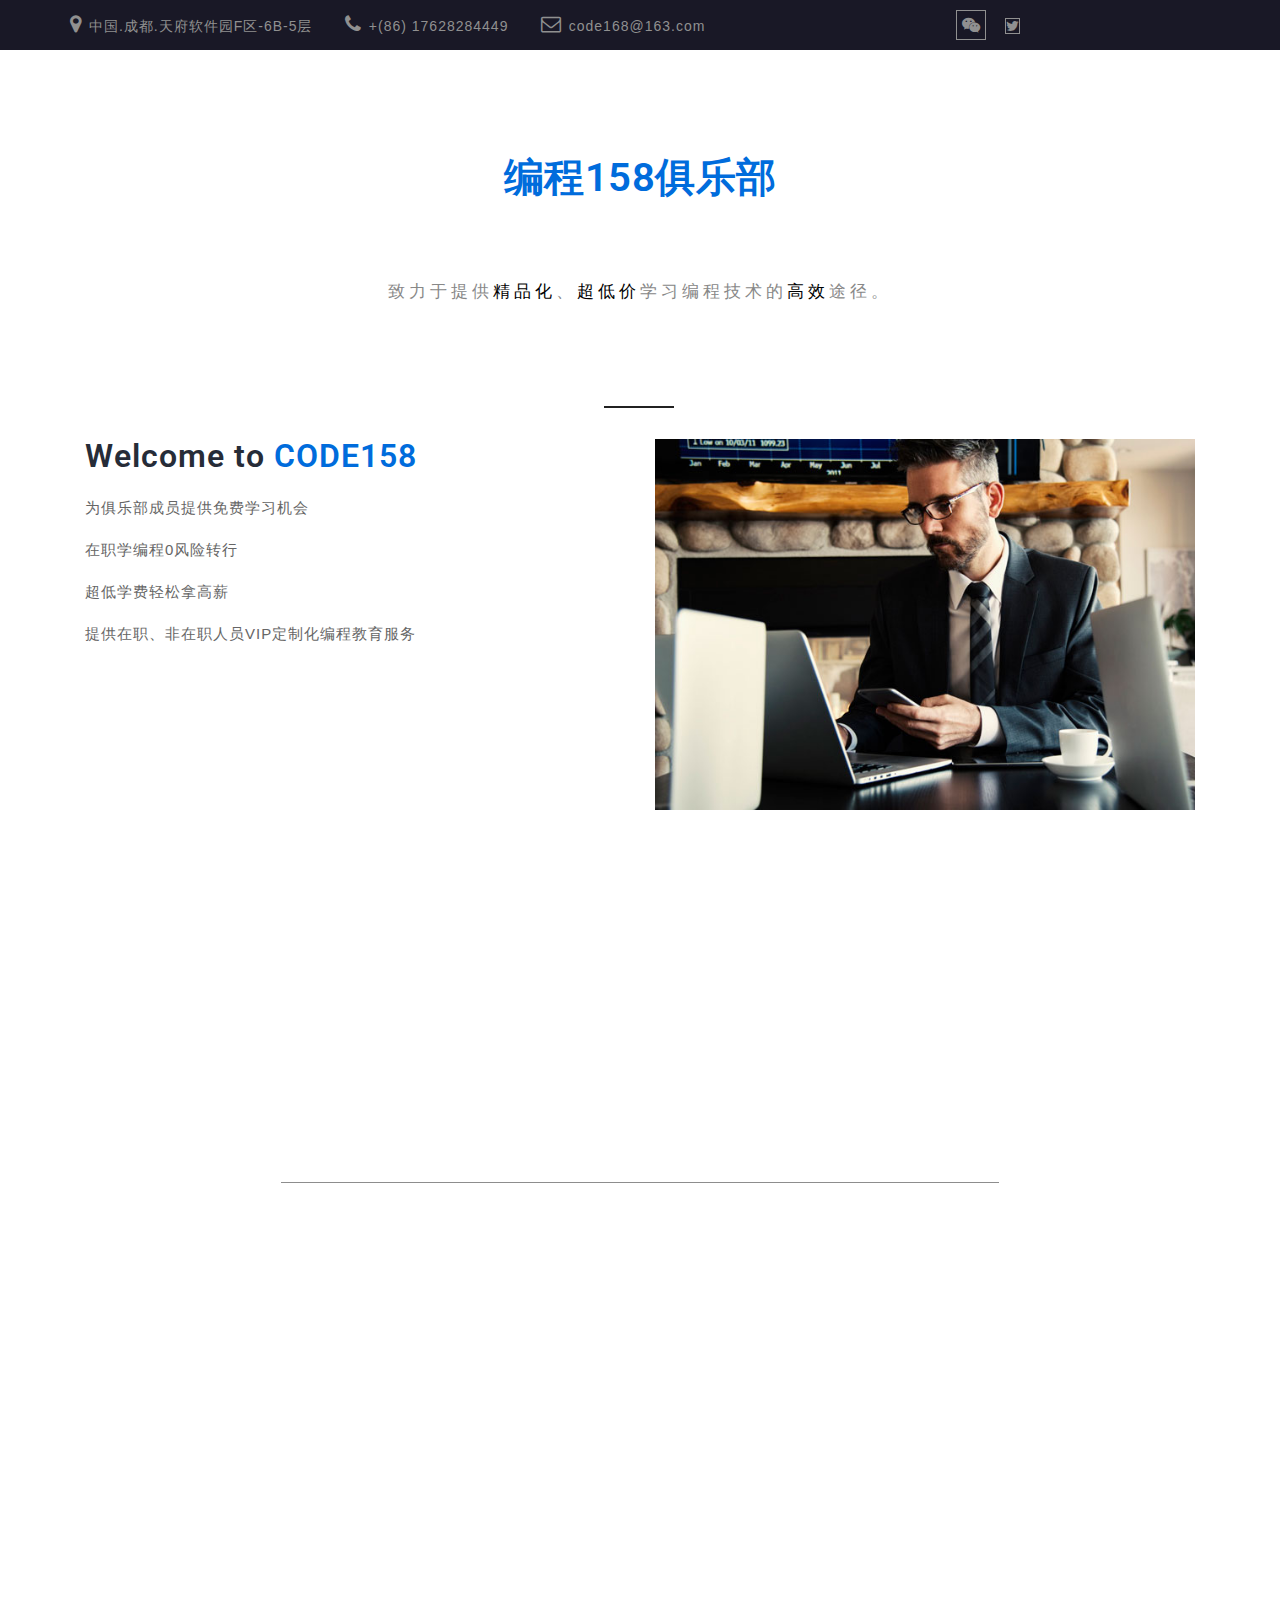
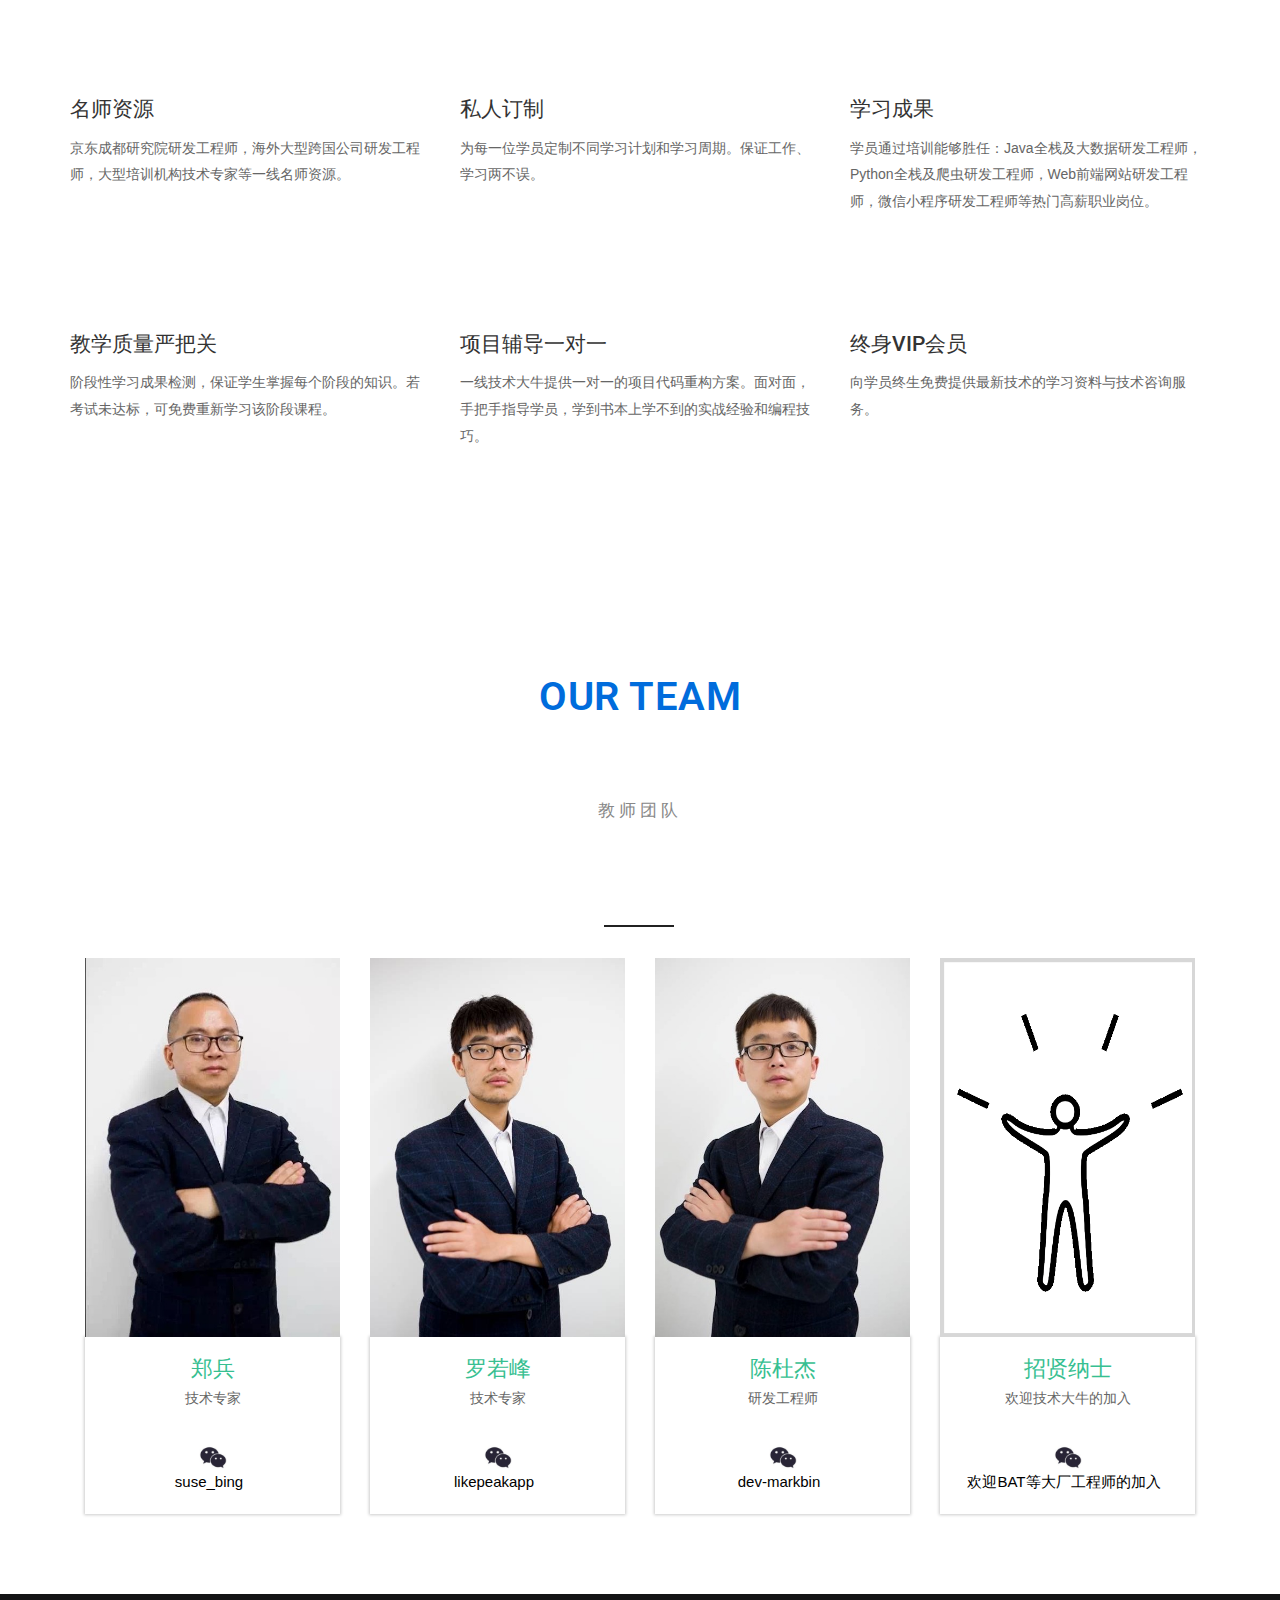
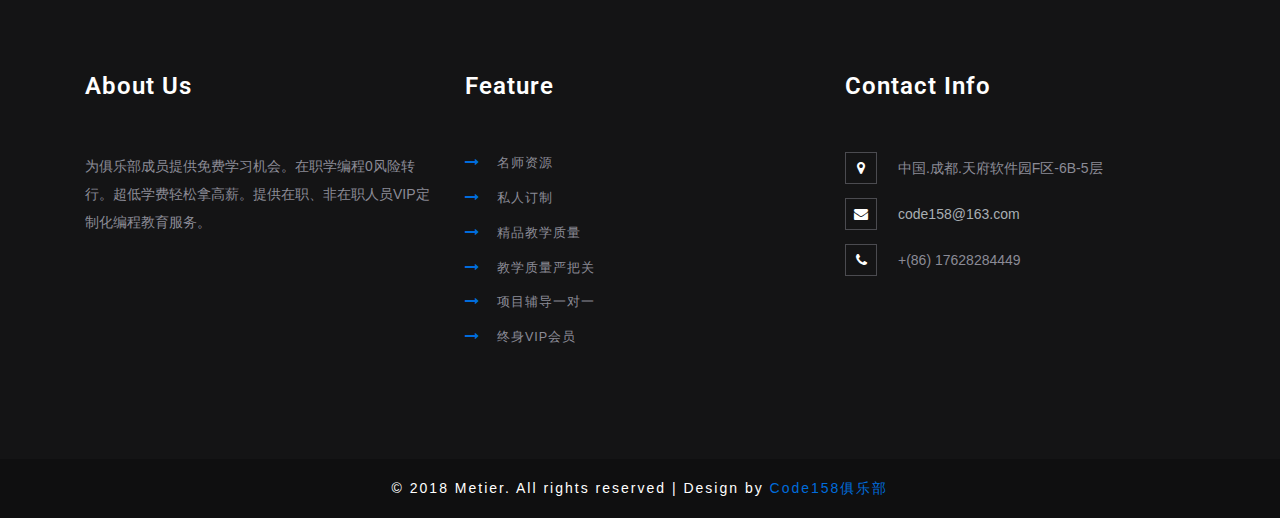
<file: index.1.html>
<!--
author: W3layouts
author URL: http://w3layouts.com
License: Creative Commons Attribution 3.0 Unported
License URL: http://creativecommons.org/licenses/by/3.0/
-->
<!DOCTYPE html>
<html lang="en">
<head>
<title>Metier a Corporate Category Flat Bootstrap Responsive Website Template | About :: w3layouts</title>
<!-- custom-theme -->
<meta name="viewport" content="width=device-width, initial-scale=1">
<meta http-equiv="Content-Type" content="text/html; charset=utf-8" />
<meta name="keywords" content="Metier Responsive web template, Bootstrap Web Templates, Flat Web Templates, Android Compatible web template, 
Smartphone Compatible web template, free webdesigns for Nokia, Samsung, LG, SonyEricsson, Motorola web design" />
<script type="application/x-javascript"> addEventListener("load", function() { setTimeout(hideURLbar, 0); }, false);
		function hideURLbar(){ window.scrollTo(0,1); } </script>


<link href="css/nav.css" rel="stylesheet" type="text/css" media="all" /> <!-- For-Navigation-CSS -->

<!-- //custom-theme -->
<link href="css/bootstrap.css" rel="stylesheet" type="text/css" media="all" />
<link href="css/style.css" rel="stylesheet" type="text/css" media="all" />
<link href="css/templatemo-style.css" rel="stylesheet" type="text/css" media="all" />


<!-- font-awesome-icons -->
<link href="css/font-awesome.css" rel="stylesheet"> 
<!-- //font-awesome-icons -->

<!-- googlefonts -->
<link href="//fonts.googleapis.com/css?family=Roboto:100,300,400,500,700,900" rel="stylesheet">
<link href="//fonts.googleapis.com/css?family=Ubuntu:300,300i,400,400i,500,500i,700,700i&amp;subset=cyrillic,cyrillic-ext,greek,greek-ext,latin-ext" rel="stylesheet">
<!-- //googlefonts -->

</head>
<body>
<div class="top">
					<div class="container">
							<div class="col-md-2 top-left hidden">
								<button id="trigger-overlay" style="background-color:#191826;border-width:0px;" type="button">
									<i class="fa fa-bars" aria-hidden="true"></i>
		
								</button>
							</div>
							<!-- open/close -->
				<div class="overlay overlay-boxes">
						<svg xmlns="http://www.w3.org/2000/svg" width="100%" height="101%" viewBox="0 0 1440 806" preserveAspectRatio="none">
							<path d="m0.005959,200.364029l207.551124,0l0,204.342453l-207.551124,0l0,-204.342453z"/>
							<path d="m0.005959,400.45401l207.551124,0l0,204.342499l-207.551124,0l0,-204.342499z"/>
							<path d="m0.005959,600.544067l207.551124,0l0,204.342468l-207.551124,0l0,-204.342468z"/>
							<path d="m205.752151,-0.36l207.551163,0l0,204.342437l-207.551163,0l0,-204.342437z"/>
							<path d="m204.744629,200.364029l207.551147,0l0,204.342453l-207.551147,0l0,-204.342453z"/>
							<path d="m204.744629,400.45401l207.551147,0l0,204.342499l-207.551147,0l0,-204.342499z"/>
							<path d="m204.744629,600.544067l207.551147,0l0,204.342468l-207.551147,0l0,-204.342468z"/>
							<path d="m410.416046,-0.36l207.551117,0l0,204.342437l-207.551117,0l0,-204.342437z"/>
							<path d="m410.416046,200.364029l207.551117,0l0,204.342453l-207.551117,0l0,-204.342453z"/>
							<path d="m410.416046,400.45401l207.551117,0l0,204.342499l-207.551117,0l0,-204.342499z"/>
							<path d="m410.416046,600.544067l207.551117,0l0,204.342468l-207.551117,0l0,-204.342468z"/>
							<path d="m616.087402,-0.36l207.551086,0l0,204.342437l-207.551086,0l0,-204.342437z"/>
							<path d="m616.087402,200.364029l207.551086,0l0,204.342453l-207.551086,0l0,-204.342453z"/>
							<path d="m616.087402,400.45401l207.551086,0l0,204.342499l-207.551086,0l0,-204.342499z"/>
							<path d="m616.087402,600.544067l207.551086,0l0,204.342468l-207.551086,0l0,-204.342468z"/>
							<path d="m821.748718,-0.36l207.550964,0l0,204.342437l-207.550964,0l0,-204.342437z"/>
							<path d="m821.748718,200.364029l207.550964,0l0,204.342453l-207.550964,0l0,-204.342453z"/>
							<path d="m821.748718,400.45401l207.550964,0l0,204.342499l-207.550964,0l0,-204.342499z"/>
							<path d="m821.748718,600.544067l207.550964,0l0,204.342468l-207.550964,0l0,-204.342468z"/>
							<path d="m1027.203979,-0.36l207.550903,0l0,204.342437l-207.550903,0l0,-204.342437z"/>
							<path d="m1027.203979,200.364029l207.550903,0l0,204.342453l-207.550903,0l0,-204.342453z"/>
							<path d="m1027.203979,400.45401l207.550903,0l0,204.342499l-207.550903,0l0,-204.342499z"/>
							<path d="m1027.203979,600.544067l207.550903,0l0,204.342468l-207.550903,0l0,-204.342468z"/>
							<path d="m1232.659302,-0.36l207.551147,0l0,204.342437l-207.551147,0l0,-204.342437z"/>
							<path d="m1232.659302,200.364029l207.551147,0l0,204.342453l-207.551147,0l0,-204.342453z"/>
							<path d="m1232.659302,400.45401l207.551147,0l0,204.342499l-207.551147,0l0,-204.342499z"/>
							<path d="m1232.659302,600.544067l207.551147,0l0,204.342468l-207.551147,0l0,-204.342468z"/>
							<path d="m-0.791443,-0.360001l207.551163,0l0,204.342438l-207.551163,0l0,-204.342438z"/>
						</svg>
						<button type="button" class="overlay-close">Close</button>
						<nav>
							<ul>
								<li><a href="index.html">Home</a></li>
								<li><a href="about.html">About</a></li>
								<li><a href="portfolio.html">Portfolio</a></li>
								<li><a href="icons.html">Icons</a></li>
								<li><a href="codes.html">Codes</a></li>
								<li><a href="contact.html">Contact</a></li>
							</ul>
						</nav>
					</div>
					<!-- /open/close -->
				<!-- /navigation section -->
							<div class="col-md-8 top-left">
								<ul>
									<li><i class="fa fa-map-marker" aria-hidden="true"></i> 中国.成都.天府软件园F区-6B-5层</li>
									<li><i class="fa fa-phone" aria-hidden="true"></i> +(86) 17628284449</li>
									<li><i class="fa fa-envelope-o" aria-hidden="true"></i> <a href="mailto:code158@163.com">code168@163.com</a></li>
								</ul>
							</div>
							<div class="col-md-2 top-middle">
								<ul>
									<li><a href="#"  data-toggle="modal" data-target="#wechat_modal"><i class="fa fa-wechat"></i></a></li>
									<li><a href="#"><i class="fa fa-twitter"></i></a></li>
								</ul>
							</div>
							
							<div class="clearfix"></div>
						
					</div>
				</div>
	
	
		<!--wechat modal-->
	
		<div class="modal fade" id="wechat_modal" tabindex="-1" role="dialog" aria-labelledby="myModalLabel">
		  <div class="modal-dialog" role="document">
			<div class="modal-content">
			  <div class="modal-header">
				<button type="button" class="close" data-dismiss="modal" aria-label="Close"><span aria-hidden="true">&times;</span></button>
				<h4 class="modal-title" id="myModalLabel">微信扫码咨询</h4>
			  </div>
			  <div class="modal-body">
				<img src="images/wechat.png" >
			  </div>
			  <div class="modal-footer">
				<button type="button" class="btn btn-default" data-dismiss="modal">关闭</button>
			  </div>
			</div>
		  </div>
		</div>
	
<!-- //banner -->
	<!-- about -->
	<div class="about-sec">
		<div class="container">
			<h3 class="heading-agileinfo">编程158俱乐部<span>致力于提供<m>精品化</m>、<m>超低价</m>学习编程技术的<m>高效</m>途径。</span></h3>
				<div class="about-sub">
				<div class="col-md-6 about_bottom_left">
					<h4>Welcome to
						<span>CODE158</span>
					</h4>
					<p>为俱乐部成员提供免费学习机会</p>
					<p>在职学编程0风险转行</p>
					<p>超低学费轻松拿高薪</p>
					<p>提供在职、非在职人员VIP定制化编程教育服务</p>
				</div>
				<!-- Stats-->
				<div class="col-md-6 about2-info">
					<img src="images/g1.jpg" alt="" />
				</div>
				<!-- //Stats -->
				<div class="clearfix"> </div>
			</div>
		</div>
	</div>
	<!-- //about -->

<!-- wthree-mid -->
	<div class="wthree-mid">
		<div class="container">
			<h3>编程158俱乐部为你提供以下热门编程技术学习方案</h3>
			<p>Python全栈及爬虫研发技术<br/><br/>人工智能研发技术<br/><br/>Java全栈及大数据研发技术<br/><br/>Web前端网站研发技术<br/><br/>微信小程序研发技术</p>
			<div class="botton hidden">
				<a href="portfolio.html">如何免费加入158俱乐部？</a>
			</div>
		</div>
	</div>
<!-- //wthree-mid -->


<!--luoruofeng old -->
	<div class="container">
		<div class="about-sub">
			<div class="row tm-section-mb tm-section-mt">
				<div class="col-lg-4 col-md-4 col-sm-12">
					<h3 class="mt-2 mb-3 tm-text-gray">名师资源</h3>
					<p>京东成都研究院研发工程师，海外大型跨国公司研发工程师，大型培训机构技术专家等一线名师资源。</p>
				</div>
				<div class="col-lg-4 col-md-4 col-sm-12 pr-lg-5 mb-md-0 mb-4">
					<h3 class="mt-2 mb-3 tm-text-gray">私人订制</h3>
					<p>为每一位学员定制不同学习计划和学习周期。保证工作、学习两不误。</p>
				</div>
				<div class="col-lg-4 col-md-4 col-sm-12 pr-lg-5 mb-md-0 mb-4">
					<h3 class="mt-2 mb-3 tm-text-gray">学习成果</h3>
					<p>学员通过培训能够胜任：Java全栈及大数据研发工程师，Python全栈及爬虫研发工程师，Web前端网站研发工程师，微信小程序研发工程师等热门高薪职业岗位。</p>
				</div>
			</div>

			<div class="row tm-section-mb tm-section-mt">
				<div class="col-lg-4 col-md-4 col-sm-12 pr-lg-5 mb-md-0 mb-4">
					<h3 class="mt-2 mb-3 tm-text-gray">教学质量严把关</h3>
					<p>阶段性学习成果检测，保证学生掌握每个阶段的知识。若考试未达标，可免费重新学习该阶段课程。</p>
				</div>
				<div class="col-lg-4 col-md-4 col-sm-12 pr-lg-5 mb-md-0 mb-4">
					<h3 class="mt-2 mb-3 tm-text-gray">项目辅导一对一</h3>
					<p>一线技术大牛提供一对一的项目代码重构方案。面对面，手把手指导学员，学到书本上学不到的实战经验和编程技巧。</p>
				</div>
				<div class="col-lg-4 col-md-4 col-sm-12">
					<h3 class="mt-2 mb-3 tm-text-gray">终身VIP会员</h3>
					<p>向学员终生免费提供最新技术的学习资料与技术咨询服务。</p>
				</div>
			</div>
		</div>
	</div>
<!--//luoruofeng old-->

<!-- about-team -->
	<div class="team">
		<div class="container">
			<h3 class="heading-agileinfo">Our Team<span>教师团队</span></h3>
			<div class="team-row-agileinfo">
				<div class="col-md-3 col-sm-6 col-xs-6 team-grids">
					<div class="thumbnail team-agileits">
						<img  style="width:255;height:378;"  src="images/te1.jpg" class="img-responsive" alt="" />
						<div class="effectd-caption">
							<h4>郑兵</h4>
							<p>技术专家</p>
							<div class="social-lsicon">
								<a href="#" class="social-button qq">
									<img src="images/qq80.png" style="width: 28px;height:28px;" />
									<span id="">
										suse_bing
									</span>
								</a>
							</div>
						</div>
					</div>
				</div>
				<div class="col-md-3 col-sm-6 col-xs-6 team-grids">
					<div class="thumbnail team-agileits">
						<img  style="width:255;height:378;" src="images/te2.jpg" class="img-responsive" alt="" />
						<div class="effectd-caption">
							<h4>罗若峰</h4>
							<p>技术专家</p>
							<div class="social-lsicon">
								<a href="#" class="social-button qq">
									<img src="images/qq80.png" style="width: 28px;height:28px;" />
									<span id="">
										likepeakapp
									</span>
								</a>
							</div>
						</div>
					</div>
				</div>

				<div class="col-md-3 col-sm-6 col-xs-6 team-grids">
					<div class="thumbnail team-agileits">
						<img  style="width:255;height:378;" src="images/te3.jpg" class="img-responsive" alt="" />
						<div class="effectd-caption">
							<h4>陈杜杰</h4>
							<p>研发工程师</p>
							<div class="social-lsicon">
								<a href="#" class="social-button qq">
									<img src="images/qq80.png" style="width: 28px;height:28px;" />
									<span id="">
										dev-markbin
									</span>
								</a>
							</div>
						</div>
					</div>
				</div>
				<div class="col-md-3 col-sm-6 col-xs-6 team-grids">
					<div class="thumbnail team-agileits">
						<img  style="width:255;height:378;" src="images/nobody.png" class="img-responsive" alt="" />
						<div class="effectd-caption">
							<h4>招贤纳士</h4>
							<p>欢迎技术大牛的加入</p>
							<div class="social-lsicon">
								<a href="#" class="social-button qq">
									<img src="images/qq80.png" style="width: 28px;height:28px;" />
									<span id="">
										欢迎BAT等大厂工程师的加入
									</span>
								</a>
							</div>
						</div>
					</div>
				</div>
				<div class="clearfix"> </div>
			</div>
		</div>
	</div>
	<!-- //about-team -->

	<!-- footer -->
	<div class="footer_top_agileits">
		<div class="container">
			<div class="col-md-4 footer_grid">
				<h3>About Us</h3>
				<p>为俱乐部成员提供免费学习机会。在职学编程0风险转行。超低学费轻松拿高薪。提供在职、非在职人员VIP定制化编程教育服务。
				</p>
			</div>
			<div class="col-md-4 footer_grid">
				<h3>Feature</h3>
				<ul class="footer_grid_list">
					<li><i class="fa fa-long-arrow-right" aria-hidden="true"></i>
						<a href="#" data-toggle="modal" data-target="#myModal2">名师资源</a>
					</li>
					<li><i class="fa fa-long-arrow-right" aria-hidden="true"></i>
						<a href="#" data-toggle="modal" data-target="#myModal2">私人订制</a>
					</li>
					<li><i class="fa fa-long-arrow-right" aria-hidden="true"></i>
						<a href="#" data-toggle="modal" data-target="#myModal2">精品教学质量</a>
					</li>
					<li><i class="fa fa-long-arrow-right" aria-hidden="true"></i>
						<a href="#" data-toggle="modal" data-target="#myModal2">教学质量严把关</a>
					</li>
					<li><i class="fa fa-long-arrow-right" aria-hidden="true"></i>
						<a href="#" data-toggle="modal" data-target="#myModal2">项目辅导一对一</a>
					</li>
					<li><i class="fa fa-long-arrow-right" aria-hidden="true"></i>
						<a href="#" data-toggle="modal" data-target="#myModal2">终身VIP会员</a>
					</li>
				</ul>
			</div>
			<div class="col-md-4 footer_grid">
				<h3>Contact Info</h3>
				<ul class="address">
					<li><i class="fa fa-map-marker" aria-hidden="true"></i>中国.成都.天府软件园F区-6B-5层 <span></span></li>
					<li><i class="fa fa-envelope" aria-hidden="true"></i><a href="mailto:code158@163.com">code158@163.com</a></li>
					<li><i class="fa fa-phone" aria-hidden="true"></i>+(86) 17628284449</li>
				</ul>
			</div>
			<div class="clearfix"> </div>
			<div class="footer_grids">
				<div class="col-md-4 footer_grid_left hidden">
					<h3>期待你的加入</h3>
				</div>
				
				<!--
				<div class="col-md-8 footer_grid_right">

					<form action="#" method="post">
						<input type="email" name="Email" placeholder="Enter Email Address..." required="">
						<input type="submit" value="Submit">
					</form>
				</div>
				-->
				<div class="clearfix"> </div>
			</div>
		</div>
	</div>
	<div class="footer_w3ls">
		<div class="container">
					<div class="footer_bottom1">
						<p>© 2018 Metier. All rights reserved | Design by <a href="http://www.code158.com">Code158俱乐部</a></p>
					</div>
		</div>
	</div>
	<!-- //footer -->
<!-- modal -->
	<div class="modal about-modal fade" id="myModal" tabindex="-1" role="dialog">
		<div class="modal-dialog" role="document">
			<div class="modal-content">
				<div class="modal-header"> 
					<button type="button" class="close" data-dismiss="modal" aria-label="Close"><span aria-hidden="true">&times;</span></button>						
					<h4 class="modal-title">Metier</h4>
				</div> 
				<div class="modal-body">
					<div class="agileits-w3layouts-info">
						<img src="images/g1.jpg" class="img-responsive" alt="" />
						<p>Duis venenatis, turpis eu bibendum porttitor, sapien quam ultricies tellus, ac rhoncus risus odio eget nunc. Pellentesque ac fermentum diam. Integer eu facilisis nunc, a iaculis felis. Pellentesque pellentesque tempor enim, in dapibus turpis porttitor quis. Suspendisse ultrices hendrerit massa. Nam id metus id tellus ultrices ullamcorper.  Cras tempor massa luctus, varius lacus sit amet, blandit lorem. Duis auctor in tortor sed tristique. Proin sed finibus sem</p>
					</div>
				</div>
			</div>
		</div>
	</div>
	<!-- //modal -->
<!-- main -->
<!-- search-scripts -->
	<script src="js/classie.js"></script>
	<script src="js/uisearch.js"></script>
	<script>
	new UISearch( document.getElementById( 'sb-search' ) );
	</script>
<!-- //search-scripts -->
<!-- js -->
	<script type="text/javascript" src="js/jquery-2.1.4.min.js"></script>
	<!-- for bootstrap working -->
	<script src="js/bootstrap.js"></script>
	<!-- //for bootstrap working -->
<!-- //js -->
<!-- js for navigation -->
	<script src="js/nav.js"></script>
<!-- //js for navigation -->
<!-- //here starts scrolling icon -->
<script src="js/SmoothScroll.min.js"></script>
	<script type="text/javascript" src="js/move-top.js"></script>
	<script type="text/javascript" src="js/easing.js"></script>
	<!-- here stars scrolling script -->
	<script type="text/javascript">
		$(document).ready(function() {
			/*
				var defaults = {
				containerID: 'toTop', // fading element id
				containerHoverID: 'toTopHover', // fading element hover id
				scrollSpeed: 1200,
				easingType: 'linear' 
				};
			*/
								
			$().UItoTop({ easingType: 'easeOutQuart' });
								
			});
	</script>
	<!-- //here ends scrolling script -->
<!-- //here ends scrolling icon -->
<!-- scrolling script -->
<script type="text/javascript">
	jQuery(document).ready(function($) {
		$(".scroll").click(function(event){		
			event.preventDefault();
			$('html,body').animate({scrollTop:$(this.hash).offset().top},1000);
		});
	});
</script> 
<!-- //scrolling script -->
</body>
</html>
</file>
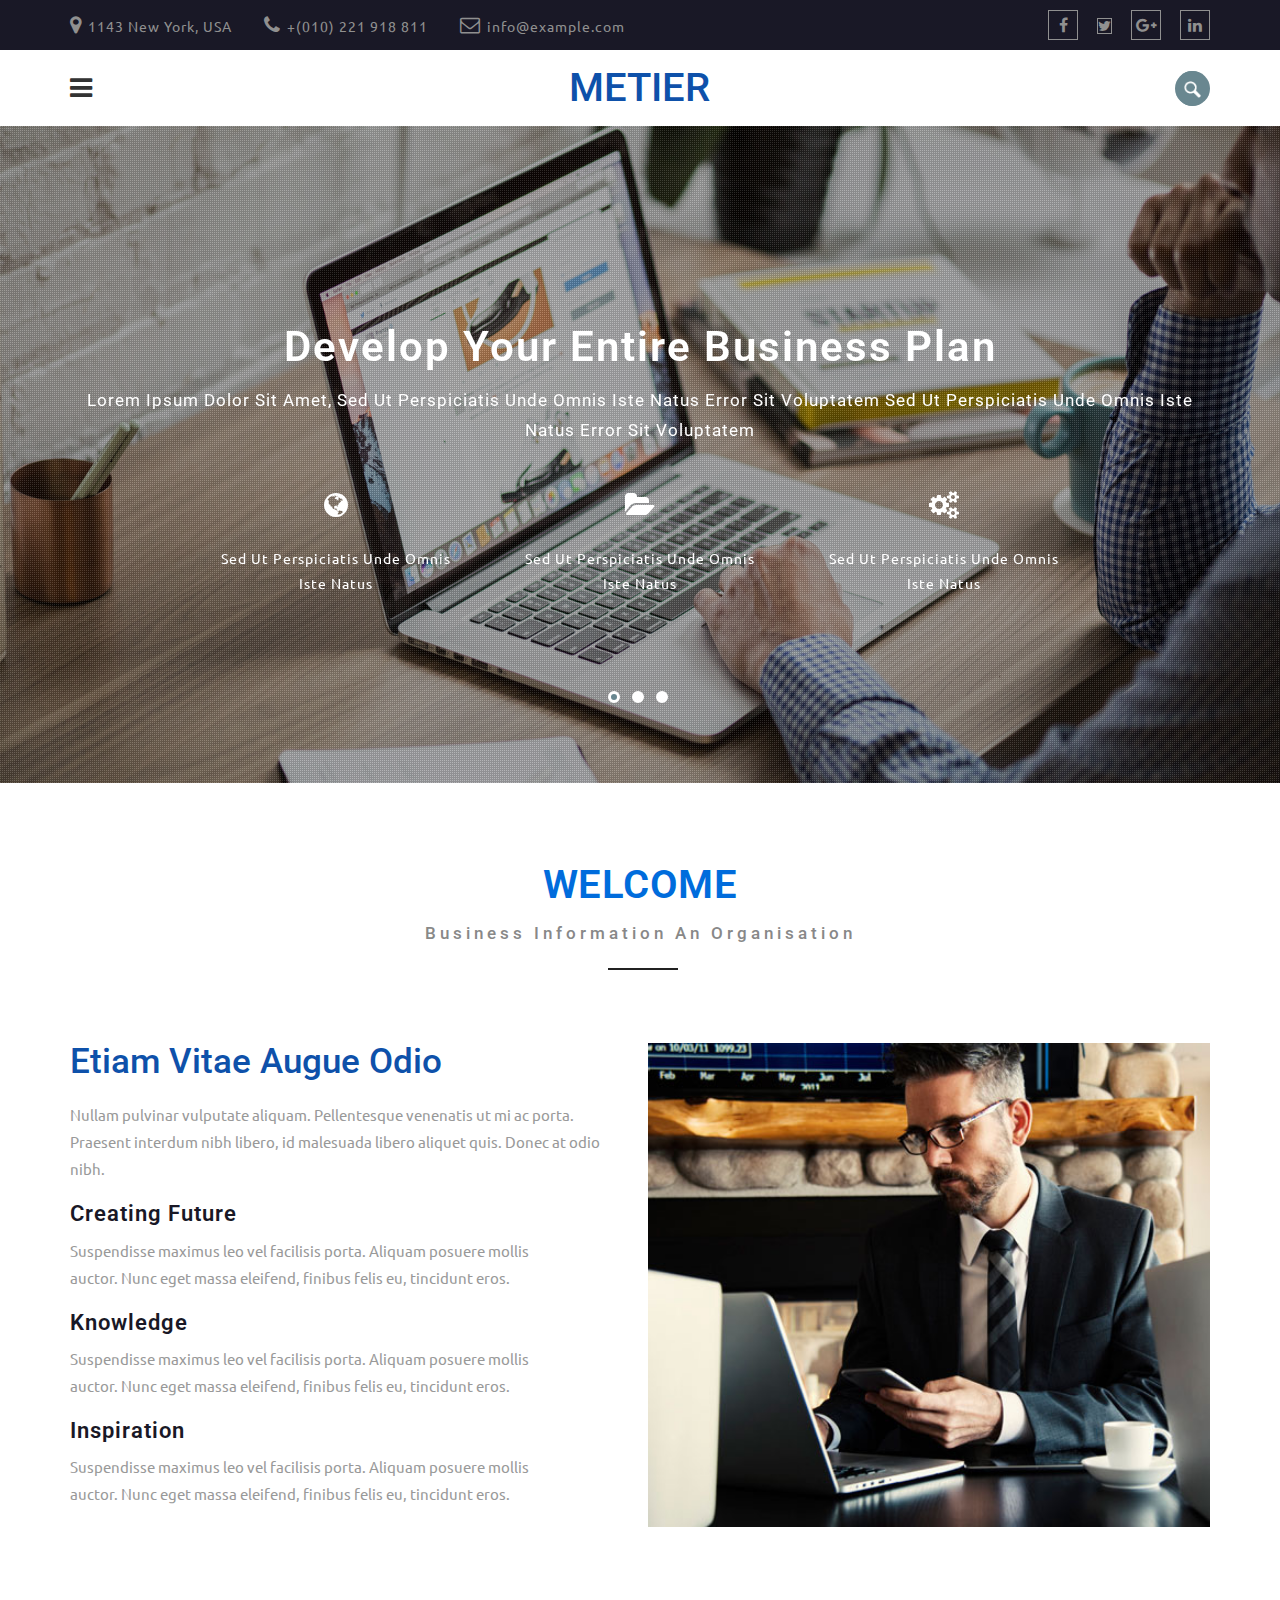
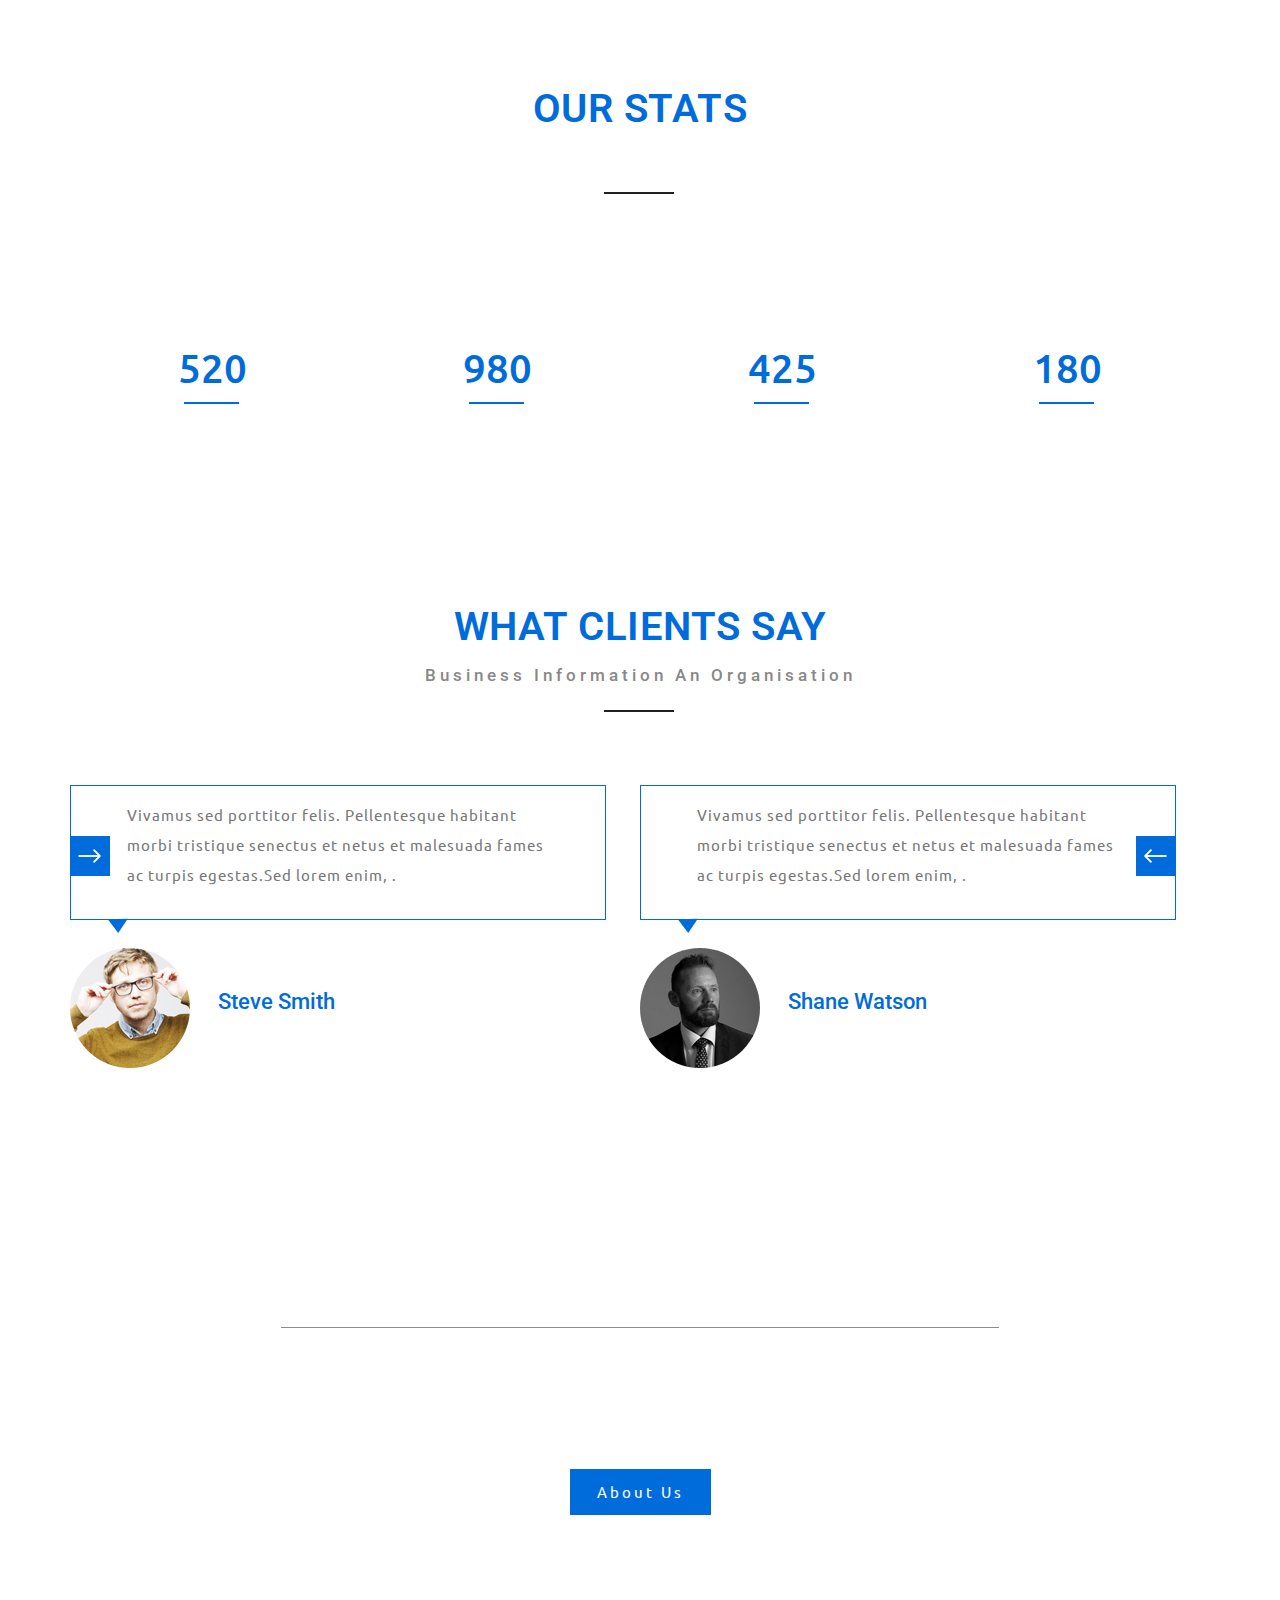
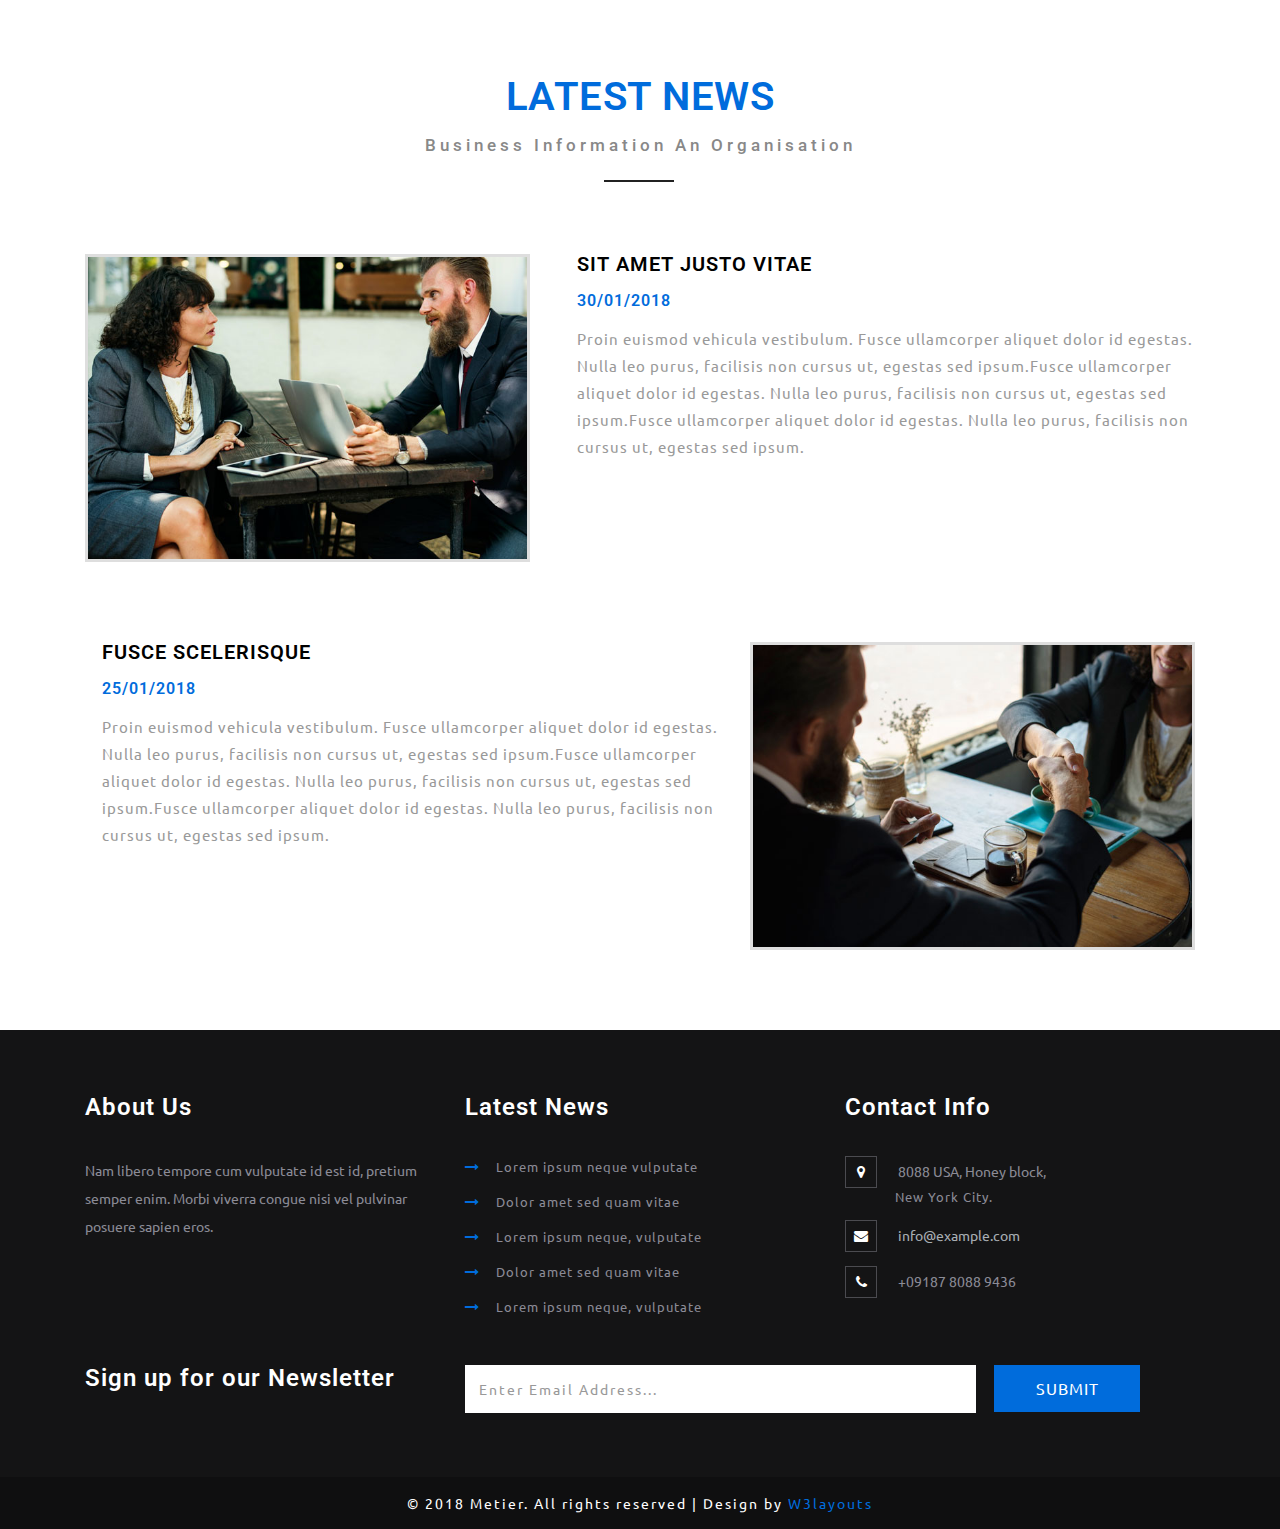
<file: index2.html>
<!--
author: W3layouts
author URL: http://w3layouts.com
License: Creative Commons Attribution 3.0 Unported
License URL: http://creativecommons.org/licenses/by/3.0/
-->
<!DOCTYPE html>
<html lang="en">
<head>
<title>Metier a Corporate Category Flat Bootstrap Responsive Website Template | Home :: w3layouts</title>
<!-- custom-theme -->
<meta name="viewport" content="width=device-width, initial-scale=1">
<meta http-equiv="Content-Type" content="text/html; charset=utf-8" />
<meta name="keywords" content="Metier Responsive web template, Bootstrap Web Templates, Flat Web Templates, Android Compatible web template, 
Smartphone Compatible web template, free webdesigns for Nokia, Samsung, LG, SonyEricsson, Motorola web design" />
<script type="application/x-javascript"> addEventListener("load", function() { setTimeout(hideURLbar, 0); }, false);
		function hideURLbar(){ window.scrollTo(0,1); } </script>


<link href="css/nav.css" rel="stylesheet" type="text/css" media="all" /> <!-- For-Navigation-CSS -->

<link rel="stylesheet" href="css/flexslider.css" type="text/css" media="screen" />
		<!-- For-gallery-CSS -->

<!-- //custom-theme -->
<link href="css/bootstrap.css" rel="stylesheet" type="text/css" media="all" />
<link href="css/style.css" rel="stylesheet" type="text/css" media="all" />


<!-- font-awesome-icons -->
<link href="css/font-awesome.css" rel="stylesheet"> 
<!-- //font-awesome-icons -->

<!-- googlefonts -->
<link href="//fonts.googleapis.com/css?family=Roboto:100,300,400,500,700,900" rel="stylesheet">
<link href="//fonts.googleapis.com/css?family=Ubuntu:300,300i,400,400i,500,500i,700,700i&amp;subset=cyrillic,cyrillic-ext,greek,greek-ext,latin-ext" rel="stylesheet">
<!-- //googlefonts -->

</head>
<body>
<div class="top">
					<div class="container">
						
							<div class="col-md-9 top-left">
								<ul>
									<li><i class="fa fa-map-marker" aria-hidden="true"></i> 1143 New York, USA</li>
									<li><i class="fa fa-phone" aria-hidden="true"></i> +(010) 221 918 811</li>
									<li><i class="fa fa-envelope-o" aria-hidden="true"></i> <a href="mailto:info@example.com">info@example.com</a></li>
								</ul>
							</div>
							<div class="col-md-3 top-middle">
								<ul>
									<li><a href="#"><i class="fa fa-facebook"></i></a></li>
									<li><a href="#"><i class="fa fa-twitter"></i></a></li>
									<li><a href="#"><i class="fa fa-google-plus"></i></a></li>
									<li><a href="#"><i class="fa fa-linkedin"></i></a></li>
								</ul>
							</div>
							
							<div class="clearfix"></div>
						
					</div>
				</div>
	
<div class="sub-agile">
	<div class="container">
		<div class="agile1">
			<!-- navigation section -->
				<div>
					<p>
						<button id="trigger-overlay" type="button">
							<i class="fa fa-bars" aria-hidden="true"></i>

						</button>
					</p>
				</div>
				<!-- open/close -->
				<div class="overlay overlay-boxes">
					<svg xmlns="http://www.w3.org/2000/svg" width="100%" height="101%" viewBox="0 0 1440 806" preserveAspectRatio="none">
						<path d="m0.005959,200.364029l207.551124,0l0,204.342453l-207.551124,0l0,-204.342453z"/>
						<path d="m0.005959,400.45401l207.551124,0l0,204.342499l-207.551124,0l0,-204.342499z"/>
						<path d="m0.005959,600.544067l207.551124,0l0,204.342468l-207.551124,0l0,-204.342468z"/>
						<path d="m205.752151,-0.36l207.551163,0l0,204.342437l-207.551163,0l0,-204.342437z"/>
						<path d="m204.744629,200.364029l207.551147,0l0,204.342453l-207.551147,0l0,-204.342453z"/>
						<path d="m204.744629,400.45401l207.551147,0l0,204.342499l-207.551147,0l0,-204.342499z"/>
						<path d="m204.744629,600.544067l207.551147,0l0,204.342468l-207.551147,0l0,-204.342468z"/>
						<path d="m410.416046,-0.36l207.551117,0l0,204.342437l-207.551117,0l0,-204.342437z"/>
						<path d="m410.416046,200.364029l207.551117,0l0,204.342453l-207.551117,0l0,-204.342453z"/>
						<path d="m410.416046,400.45401l207.551117,0l0,204.342499l-207.551117,0l0,-204.342499z"/>
						<path d="m410.416046,600.544067l207.551117,0l0,204.342468l-207.551117,0l0,-204.342468z"/>
						<path d="m616.087402,-0.36l207.551086,0l0,204.342437l-207.551086,0l0,-204.342437z"/>
						<path d="m616.087402,200.364029l207.551086,0l0,204.342453l-207.551086,0l0,-204.342453z"/>
						<path d="m616.087402,400.45401l207.551086,0l0,204.342499l-207.551086,0l0,-204.342499z"/>
						<path d="m616.087402,600.544067l207.551086,0l0,204.342468l-207.551086,0l0,-204.342468z"/>
						<path d="m821.748718,-0.36l207.550964,0l0,204.342437l-207.550964,0l0,-204.342437z"/>
						<path d="m821.748718,200.364029l207.550964,0l0,204.342453l-207.550964,0l0,-204.342453z"/>
						<path d="m821.748718,400.45401l207.550964,0l0,204.342499l-207.550964,0l0,-204.342499z"/>
						<path d="m821.748718,600.544067l207.550964,0l0,204.342468l-207.550964,0l0,-204.342468z"/>
						<path d="m1027.203979,-0.36l207.550903,0l0,204.342437l-207.550903,0l0,-204.342437z"/>
						<path d="m1027.203979,200.364029l207.550903,0l0,204.342453l-207.550903,0l0,-204.342453z"/>
						<path d="m1027.203979,400.45401l207.550903,0l0,204.342499l-207.550903,0l0,-204.342499z"/>
						<path d="m1027.203979,600.544067l207.550903,0l0,204.342468l-207.550903,0l0,-204.342468z"/>
						<path d="m1232.659302,-0.36l207.551147,0l0,204.342437l-207.551147,0l0,-204.342437z"/>
						<path d="m1232.659302,200.364029l207.551147,0l0,204.342453l-207.551147,0l0,-204.342453z"/>
						<path d="m1232.659302,400.45401l207.551147,0l0,204.342499l-207.551147,0l0,-204.342499z"/>
						<path d="m1232.659302,600.544067l207.551147,0l0,204.342468l-207.551147,0l0,-204.342468z"/>
						<path d="m-0.791443,-0.360001l207.551163,0l0,204.342438l-207.551163,0l0,-204.342438z"/>
					</svg>
					<button type="button" class="overlay-close">Close</button>
					<nav>
						<ul>
							<li><a href="index.html">Home</a></li>
							<li><a href="about.html">About</a></li>
							<li><a href="portfolio.html">Portfolio</a></li>
							<li><a href="icons.html">Icons</a></li>
							<li><a href="codes.html">Codes</a></li>
							<li><a href="contact.html">Contact</a></li>
						</ul>
					</nav>
				</div>
				<!-- /open/close -->
			<!-- /navigation section -->
		</div>
		<div class="log-lt">
		<a href="index.html">
			<ul class="logo">
				<li><h1>Metier</h1></li>
			</ul>
			</a>
		</div>
		<div class="se-rht">
			<div class="search-box">
				<div id="sb-search" class="sb-search">
					<form>
						<input class="sb-search-input" placeholder="Enter your search term..." type="search" name="search" id="search">
						<input class="sb-search-submit" type="submit" value="">
						<span class="sb-icon-search"> </span>
					</form>
				</div>
			</div>
		</div>
			<div class="clearfix"> </div>
	</div>
</div>	
<!-- banner -->
<div class="w3l-banner">
 <div class="banner-dott">
	<div class="header">
		<!-- //Header -->
		<div class="container">
			<div class="flexslider-info">
				<section class="slider">
					<div class="flexslider">
						<ul class="slides">
							<li>
							<div class="w3l-info">
								<h2>Develop your entire business plan</h2>
								<h6>Lorem ipsum dolor sit amet, Sed ut perspiciatis unde omnis iste natus error sit voluptatem Sed ut perspiciatis unde omnis iste natus error sit voluptatem</h6>
								<div class="gd_tp">
										<div class="col-md-4 grid2-1">
											<div class="grid1">
											<i class="fa fa-globe" aria-hidden="true"></i>
											<p>Sed ut perspiciatis unde omnis iste natus</p>
											</div>
										</div>
										<div class="col-md-4 grid2-1">
											<div class="grid1">
											<i class="fa fa-folder-open" aria-hidden="true"></i>
											<p>Sed ut perspiciatis unde omnis iste natus</p>
											</div>
										</div>
										<div class="col-md-4 grid2-1">
											<div class="grid1">
											<i class="fa fa-cogs" aria-hidden="true"></i>
											<p>Sed ut perspiciatis unde omnis iste natus</p>
											</div>
										</div>
										<div class="clearfix"></div>
									</div>
							</div>
							</li>
							<li>
								<div class="w3l-info">
								<h3>To understand your goals</h3>
								<h6>Lorem ipsum dolor sit amet, Sed ut perspiciatis unde omnis iste natus error sit voluptatem Sed ut perspiciatis unde omnis iste natus error sit voluptatem</h6>
								<div class="gd_tp">
										<div class="col-md-4 grid2-1">
											<div class="grid1">
											<i class="fa fa-folder-open" aria-hidden="true"></i>
											<p>Sed ut perspiciatis unde omnis iste natus</p>
											</div>
										</div>
										<div class="col-md-4 grid2-1">
											<div class="grid1">
											<i class="fa fa-globe" aria-hidden="true"></i>
											<p>Sed ut perspiciatis unde omnis iste natus</p>
											</div>
										</div>
										<div class="col-md-4 grid2-1">
											<div class="grid1">
											<i class="fa fa-cogs" aria-hidden="true"></i>
											<p>Sed ut perspiciatis unde omnis iste natus</p>
											</div>
										</div>
										<div class="clearfix"></div>
									</div>
								</div>
							</li>
							<li>
								<div class="w3l-info">
								<h3>We work closely with you.</h3>
								<h6>Lorem ipsum dolor sit amet, Sed ut perspiciatis unde omnis iste natus error sit voluptatem Sed ut perspiciatis unde omnis iste natus error sit voluptatem</h6>
								<div class="gd_tp">
										<div class="col-md-4 grid2-1">
											<div class="grid1">
											<i class="fa fa-cogs" aria-hidden="true"></i>
											<p>Sed ut perspiciatis unde omnis iste natus</p>
											</div>
										</div>
										<div class="col-md-4 grid2-1">
											<div class="grid1">
											<i class="fa fa-folder-open" aria-hidden="true"></i>
											<p>Sed ut perspiciatis unde omnis iste natus</p>
											</div>
										</div>
										<div class="col-md-4 grid2-1">
											<div class="grid1">
											<i class="fa fa-globe" aria-hidden="true"></i>
											<p>Sed ut perspiciatis unde omnis iste natus</p>
											</div>
										</div>
										<div class="clearfix"></div>
									</div>
								</div>
							</li>
						</ul>
					</div>
				</section>
			</div>
		</div>
	</div>
</div>
</div>
<!-- //banner -->
<!-- About us -->
	<div class="about-3">
		<h3 class="heading-agileinfo">Welcome<span>Business information an organisation</span></h3>
		<div class="container">
			<div class="d-flex">
				
				<div class="about1"> 
					<h4>Etiam vitae augue odio</h4>
					<p class="details">Nullam pulvinar vulputate aliquam. Pellentesque venenatis ut mi ac porta. Praesent interdum nibh libero, id malesuada libero aliquet quis. Donec at odio nibh.</p>
					<ul class="about-list">
						<li>
							
							<div class="in-block">
								<h5>Creating Future</h5>
								<p>Suspendisse maximus leo vel facilisis porta. Aliquam posuere mollis auctor. Nunc eget massa eleifend, finibus felis eu, tincidunt eros.</p>
							</div>
						</li>
						<li>
						
							<div class="in-block">
								<h5>Knowledge</h5>
								<p>Suspendisse maximus leo vel facilisis porta. Aliquam posuere mollis auctor. Nunc eget massa eleifend, finibus felis eu, tincidunt eros.</p>
							</div>
						</li>
						<li>
						
							<div class="in-block">
								<h5>Inspiration</h5>
								<p>Suspendisse maximus leo vel facilisis porta. Aliquam posuere mollis auctor. Nunc eget massa eleifend, finibus felis eu, tincidunt eros.</p>
							</div>
						</li>
					</ul>
				</div>
				<div class="about2">
					
				</div>
			</div>
			
		</div>
	</div>
	<!-- //About us -->
	<!-- Stats -->
<div class="stats-agileits">
	<div class="container">
	<h3 class="heading-agileinfo innn">Our Stats<span class="nnn">Business information an organisation</span></h3>
		<div class="stats-info agileits w3layouts">
			<div class="col-md-3 agileits w3layouts col-sm-6 stats-grid stats-grid-1">
				<div class="stat-info-w3ls">
					<i class="fa fa-globe" aria-hidden="true"></i>
					<div class="numscroller agileits-w3layouts" data-slno='1' data-min='0' data-max='520' data-delay='3' data-increment="2">520</div>
					<h4 class="agileits w3layouts">Visited clients</h4>
				</div>
			</div>
			<div class="col-md-3 col-sm-6 agileits w3layouts stats-grid stats-grid-2">
				<div class="stat-info-w3ls">
					<i class="fa fa-thumbs-o-up" aria-hidden="true"></i>
					<div class="numscroller agileits-w3layouts" data-slno='1' data-min='0' data-max='980' data-delay='3' data-increment="2">980</div>
					<h4 class="agileits w3layouts">Satisfied customers</h4>
				</div>
			</div>
			<div class="col-md-3 col-sm-6 stats-grid agileits w3layouts stats-grid-3">
				<div class="stat-info-w3ls">
					<i class="fa fa-trophy" aria-hidden="true"></i>
					<div class="numscroller agileits-w3layouts" data-slno='1' data-min='0' data-max='425' data-delay='3' data-increment="2">425</div>
					<h4 class="agileits w3layouts">Best deals</h4>
				</div>
			</div>
			<div class="col-md-3 col-sm-6 stats-grid stats-grid-4 agileits w3layouts">
				<div class="stat-info-w3ls">
					<i class="fa fa-users" aria-hidden="true"></i>
					<div class="numscroller agileits-w3layouts" data-slno='1' data-min='0' data-max='180' data-delay='3' data-increment="2">180</div>
					<h4 class="agileits w3layouts">Agents</h4>
				</div>
			</div>
			<div class="clearfix"></div>
		</div>
	</div>
</div>
	<!-- //Stats -->
<!-- testimonials -->
<div class="testimonials">
	<div class="container"> 
	   <h3 class="heading-agileinfo">What Clients Say<span>Business information an organisation</span></h3>
		<span class="w3-line black"></span>
		<div class="agile_testimonials_grids">
			<ul id="flexiselDemo1">	
				<li>
					<div class="agile_testimonials_grid">
						<div class="agile_testimonials_grid1">
							<div class="w3_agile_testimonials_grid_right test-tooltip1">
								 <p>Vivamus sed porttitor felis. Pellentesque habitant morbi tristique senectus et netus et 
								malesuada fames ac turpis egestas.Sed lorem enim, .</p>
							</div>
							<div class="w3_agile_testimonials_grid">
								<div class="w3_agile_testimonials_grid_left">
									<img src="images/t2.jpg" alt=" " class="img-responsive" />
								</div>
								<div class="tex-t">
									<h4>Steve Smith</h4>
								</div>
								<div class="clearfix"></div>
							</div>
						</div>
					</div>
				</li>
				<li>
					<div class="agile_testimonials_grid">
						<div class="agile_testimonials_grid1">
							<div class="w3_agile_testimonials_grid_right test-tooltip1">
								 <p>Vivamus sed porttitor felis. Pellentesque habitant morbi tristique senectus et netus et 
								malesuada fames ac turpis egestas.Sed lorem enim, .</p>
							</div>
							<div class="w3_agile_testimonials_grid">
								<div class="w3_agile_testimonials_grid_left">
									<img src="images/t4.jpg" alt=" " class="img-responsive" />
								</div>
								<div class="tex-t">
									<h4>Shane Watson</h4>
								</div>
								<div class="clearfix"></div>
							</div>
						</div>
					</div>
				</li>
				<li>
					<div class="agile_testimonials_grid">
						<div class="agile_testimonials_grid1">
							<div class="w3_agile_testimonials_grid_right test-tooltip1">
								 <p>Vivamus sed porttitor felis. Pellentesque habitant morbi tristique senectus et netus et 
								malesuada fames ac turpis egestas.Sed lorem enim, .</p>
							</div>
							<div class="w3_agile_testimonials_grid">
								<div class="w3_agile_testimonials_grid_left">
									<img src="images/t1.jpg" alt=" " class="img-responsive" />
								</div>
								<div class="tex-t">
									<h4>Shane Rosey</h4>
								</div>
								<div class="clearfix"></div>
							</div>
						</div>
					</div>
				</li>	
			</ul>
		</div>
	</div>
</div>
<!-- //testimonials -->
<!-- wthree-mid -->
	<div class="wthree-mid">
		<div class="container">
			<h3>Nisl amet dolor sit ipsum veroeros sed blandit</h3>
			<p>Standard dummy text ever since the 1500s, when an unknown printer took a galley of type and scrambled it to make a type specimen book</p>
			<div class="botton">
				<a href="about.html">About Us</a>
			</div>
		</div>
	</div>
<!-- //wthree-mid -->
<!-- news -->
	<div class="news">
		<div class="container">  
				<h3 class="heading-agileinfo">Latest News<span>Business information an organisation</span></h3>
			<div class="news-agileinfo"> 
				<div class="news-w3row"> 
					<div class="wthree-news-grids">
						<div class="col-md-5 col-xs-5 datew3-agileits">
							<img src="images/g2.jpg" class="img-responsive" alt=""/>
						</div>
						<div class="col-md-7 col-xs-7 datew3-agileits-info ">
							<h5><a href="#" data-toggle="modal" data-target="#myModal">Sit amet justo vitae</a></h5>
							<h6>30/01/2018</h6>
							<p>Proin euismod vehicula vestibulum. Fusce ullamcorper aliquet dolor id egestas. Nulla leo purus, facilisis non cursus ut, egestas sed ipsum.Fusce ullamcorper aliquet dolor id egestas. Nulla leo purus, facilisis non cursus ut, egestas sed ipsum.Fusce ullamcorper aliquet dolor id egestas. Nulla leo purus, facilisis non cursus ut, egestas sed ipsum.</p>
						</div>
						<div class="clearfix"> </div>
					</div>
					
					
					<div class="wthree-news-grids news-grids-mdl">
						<div class="col-md-5 col-xs-5 datew3-agileits datew3-agileits-fltrt">
							<img src="images/g3.jpg" class="img-responsive" alt=""/>
						</div>
						<div class="col-md-7 col-xs-7 datew3-agileits-info datew3-agileits-info-fltlft">
							<h5><a href="#" data-toggle="modal" data-target="#myModal">Fusce scelerisque</a></h5>
							<h6>25/01/2018</h6>
							<p>Proin euismod vehicula vestibulum. Fusce ullamcorper aliquet dolor id egestas. Nulla leo purus, facilisis non cursus ut, egestas sed ipsum.Fusce ullamcorper aliquet dolor id egestas. Nulla leo purus, facilisis non cursus ut, egestas sed ipsum.Fusce ullamcorper aliquet dolor id egestas. Nulla leo purus, facilisis non cursus ut, egestas sed ipsum.</p>
						</div>
						<div class="clearfix"> </div>
					</div>
					<div class="clearfix"> </div>
				</div>
				
			</div>
		</div>
	</div>
	<!-- //news -->
	<!-- footer -->
	<div class="footer_top_agileits">
		<div class="container">
			<div class="col-md-4 footer_grid">
				<h3>About Us</h3>
				<p>Nam libero tempore cum vulputate id est id, pretium semper enim. Morbi viverra congue nisi vel pulvinar posuere sapien
					eros.
				</p>
			</div>
			<div class="col-md-4 footer_grid">
				<h3>Latest News</h3>
				<ul class="footer_grid_list">
					<li><i class="fa fa-long-arrow-right" aria-hidden="true"></i>
						<a href="#" data-toggle="modal" data-target="#myModal">Lorem ipsum neque vulputate </a>
					</li>
					<li><i class="fa fa-long-arrow-right" aria-hidden="true"></i>
						<a href="#" data-toggle="modal" data-target="#myModal">Dolor amet sed quam vitae</a>
					</li>
					<li><i class="fa fa-long-arrow-right" aria-hidden="true"></i>
						<a href="#" data-toggle="modal" data-target="#myModal">Lorem ipsum neque, vulputate </a>
					</li>
					<li><i class="fa fa-long-arrow-right" aria-hidden="true"></i>
						<a href="#" data-toggle="modal" data-target="#myModal">Dolor amet sed quam vitae</a>
					</li>
					<li><i class="fa fa-long-arrow-right" aria-hidden="true"></i>
						<a href="#" data-toggle="modal" data-target="#myModal">Lorem ipsum neque, vulputate </a>
					</li>
				</ul>
			</div>
			<div class="col-md-4 footer_grid">
				<h3>Contact Info</h3>
				<ul class="address">
					<li><i class="fa fa-map-marker" aria-hidden="true"></i>8088 USA, Honey block, <span>New York City.</span></li>
					<li><i class="fa fa-envelope" aria-hidden="true"></i><a href="mailto:info@example.com">info@example.com</a></li>
					<li><i class="fa fa-phone" aria-hidden="true"></i>+09187 8088 9436</li>
				</ul>
			</div>
			<div class="clearfix"> </div>
			<div class="footer_grids">
				<div class="col-md-4 footer_grid_left">
					<h3>Sign up for our Newsletter</h3>
				</div>
				<div class="col-md-8 footer_grid_right">

					<form action="#" method="post">
						<input type="email" name="Email" placeholder="Enter Email Address..." required="">
						<input type="submit" value="Submit">
					</form>
				</div>
				<div class="clearfix"> </div>
			</div>
		</div>
	</div>
	<div class="footer_w3ls">
		<div class="container">
					<div class="footer_bottom1">
						<p>© 2018 Metier. All rights reserved | Design by <a href="http://w3layouts.com">W3layouts</a></p>
					</div>
		</div>
	</div>
	<!-- //footer -->
<!-- modal -->
	<div class="modal about-modal fade" id="myModal" tabindex="-1" role="dialog">
		<div class="modal-dialog" role="document">
			<div class="modal-content">
				<div class="modal-header"> 
					<button type="button" class="close" data-dismiss="modal" aria-label="Close"><span aria-hidden="true">&times;</span></button>						
					<h4 class="modal-title">Metier</h4>
				</div> 
				<div class="modal-body">
					<div class="agileits-w3layouts-info">
						<img src="images/g1.jpg" class="img-responsive" alt="" />
						<p>Duis venenatis, turpis eu bibendum porttitor, sapien quam ultricies tellus, ac rhoncus risus odio eget nunc. Pellentesque ac fermentum diam. Integer eu facilisis nunc, a iaculis felis. Pellentesque pellentesque tempor enim, in dapibus turpis porttitor quis. Suspendisse ultrices hendrerit massa. Nam id metus id tellus ultrices ullamcorper.  Cras tempor massa luctus, varius lacus sit amet, blandit lorem. Duis auctor in tortor sed tristique. Proin sed finibus sem</p>
					</div>
				</div>
			</div>
		</div>
	</div>
	<!-- //modal -->
<!-- main -->
<!-- search-scripts -->
	<script src="js/classie.js"></script>
	<script src="js/uisearch.js"></script>
	<script>
	new UISearch( document.getElementById( 'sb-search' ) );
	</script>
<!-- //search-scripts -->
<!-- js -->
	<script type="text/javascript" src="js/jquery-2.1.4.min.js"></script>
	<!-- for bootstrap working -->
	<script src="js/bootstrap.js"></script>
	<!-- //for bootstrap working -->
<!-- //js -->
<!-- Baneer-js -->
<!--FlexSlider-->
	<script defer src="js/jquery.flexslider.js"></script>
<!--Start-slider-script-->
		<script type="text/javascript">
		
		$(window).load(function(){
		  $('.flexslider').flexslider({
			animation: "slide",
			start: function(slider){
			  $('body').removeClass('loading');
			}
		  });
		});
	  </script>
<!--End-slider-script-->
<!-- //Baneer-js -->
<script type="text/javascript" src="js/numscroller-1.0.js"></script>
<!-- numscroller js file -->
<!-- js for navigation -->
	<script src="js/nav.js"></script>
<!-- //js for navigation -->
	<!-- clients -->
			<script type="text/javascript">
					$(window).load(function() {
						$("#flexiselDemo1").flexisel({
							visibleItems: 2,
							animationSpeed: 1000,
							autoPlay:false,
							autoPlaySpeed: 2500,    		
							pauseOnHover: true,
							enableResponsiveBreakpoints: true,
							responsiveBreakpoints: { 
								portrait: { 
									changePoint:480,
									visibleItems: 1
								}, 
								landscape: { 
									changePoint:640,
									visibleItems:1
								},
								tablet: { 
									changePoint:768,
									visibleItems: 1
								}
							}
						});
						
					});
			</script>
			<script type="text/javascript" src="js/jquery.flexisel.js"></script>
	<!-- //clients -->
<!-- //here starts scrolling icon -->
<script src="js/SmoothScroll.min.js"></script>
	<script type="text/javascript" src="js/move-top.js"></script>
	<script type="text/javascript" src="js/easing.js"></script>
	<!-- here stars scrolling script -->
	<script type="text/javascript">
		$(document).ready(function() {
			/*
				var defaults = {
				containerID: 'toTop', // fading element id
				containerHoverID: 'toTopHover', // fading element hover id
				scrollSpeed: 1200,
				easingType: 'linear' 
				};
			*/
								
			$().UItoTop({ easingType: 'easeOutQuart' });
								
			});
	</script>
	<!-- //here ends scrolling script -->
<!-- //here ends scrolling icon -->
<!-- scrolling script -->
<script type="text/javascript">
	jQuery(document).ready(function($) {
		$(".scroll").click(function(event){		
			event.preventDefault();
			$('html,body').animate({scrollTop:$(this.hash).offset().top},1000);
		});
	});
</script> 
<!-- //scrolling script -->
</body>
</html>
</file>
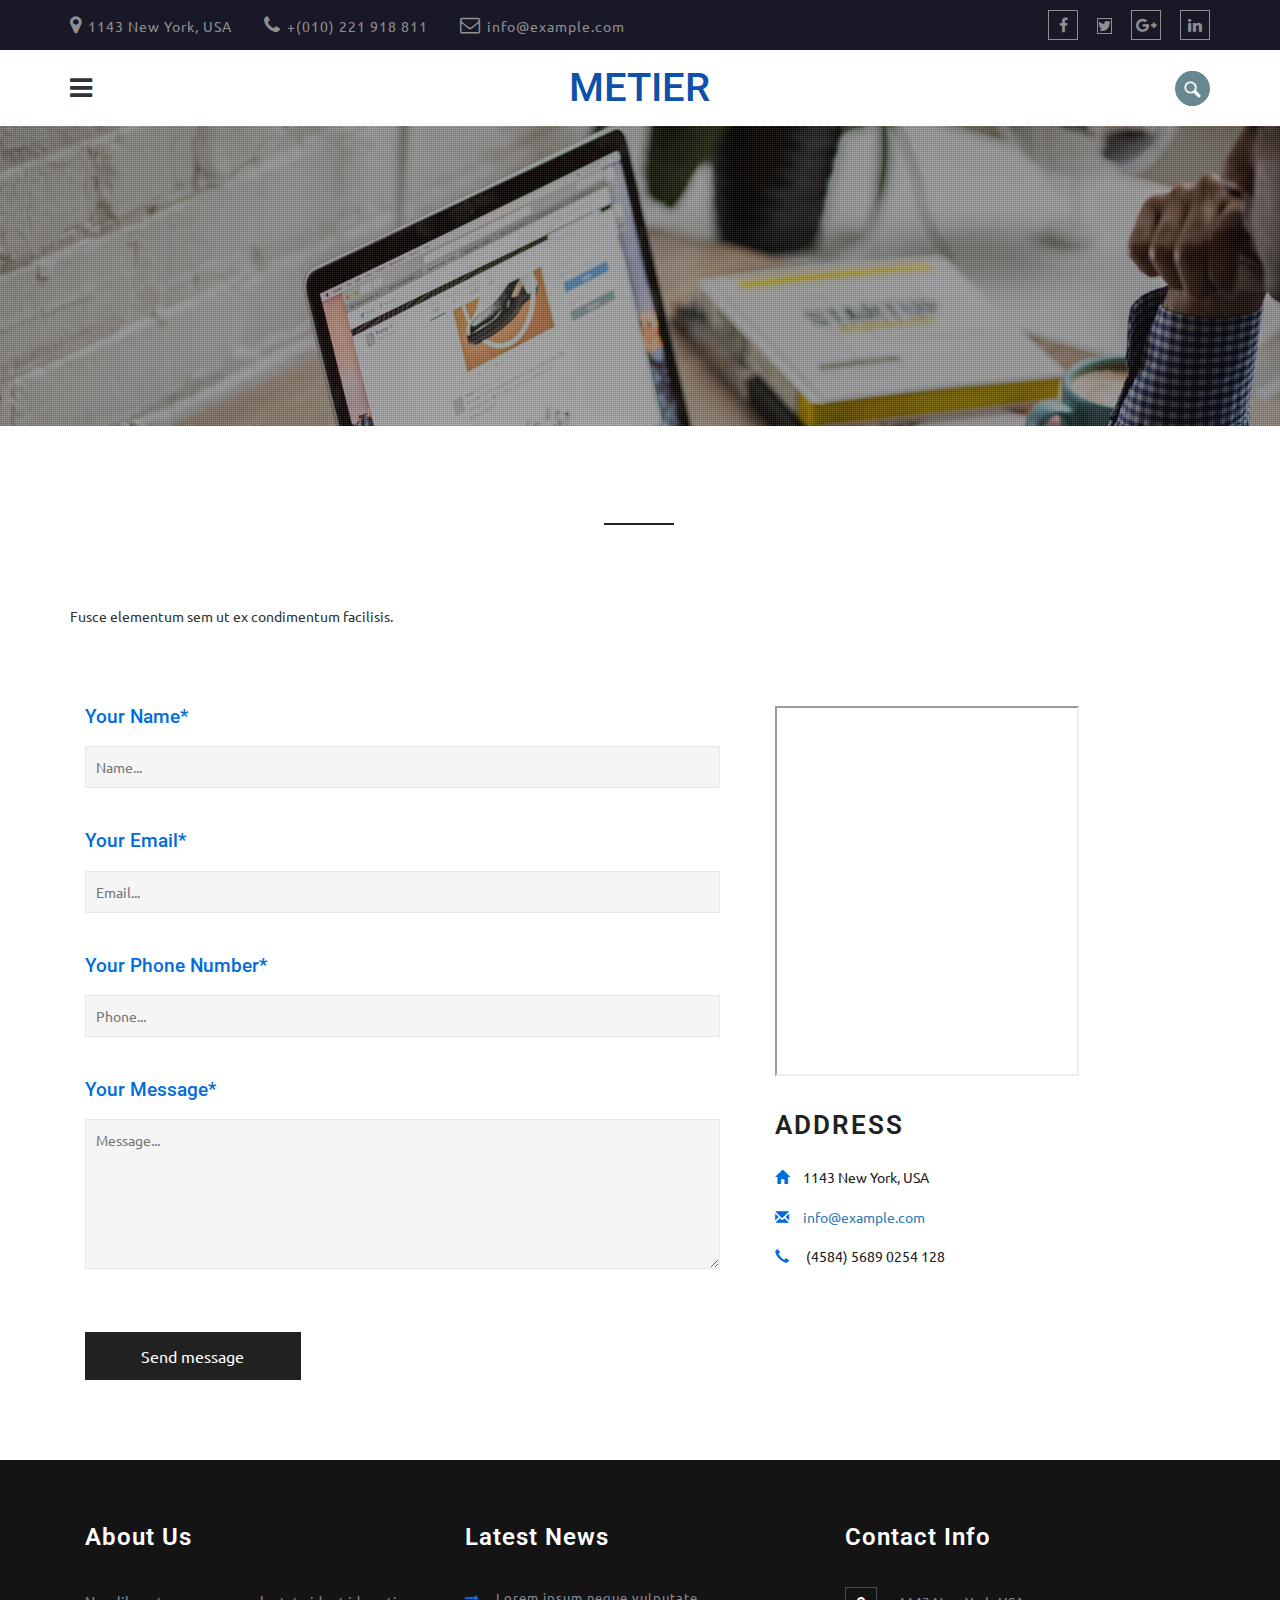
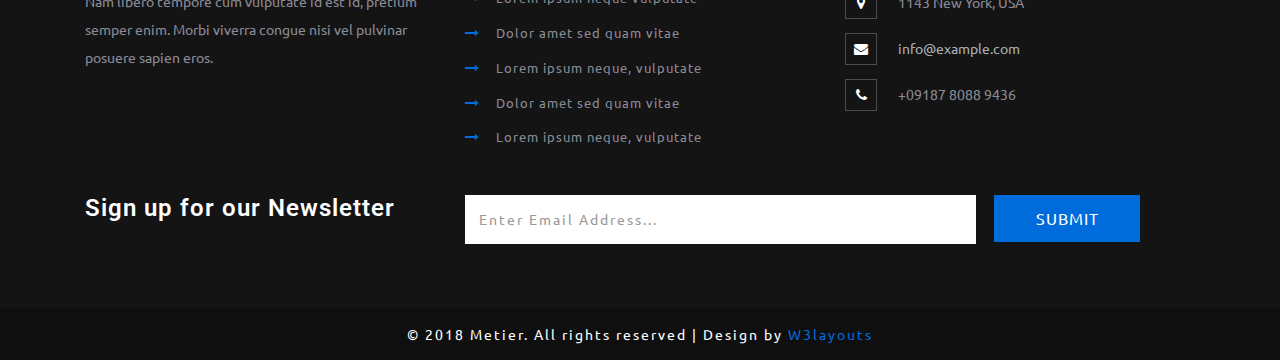
<file: introduce.html>
<!--
author: W3layouts
author URL: http://w3layouts.com
License: Creative Commons Attribution 3.0 Unported
License URL: http://creativecommons.org/licenses/by/3.0/
-->
<!DOCTYPE html>
<html lang="en">
<head>
<title>Metier a Corporate Category Flat Bootstrap Responsive Website Template | Contact :: w3layouts</title>
<!-- custom-theme -->
<meta name="viewport" content="width=device-width, initial-scale=1">
<meta http-equiv="Content-Type" content="text/html; charset=utf-8" />
<meta name="keywords" content="Metier Responsive web template, Bootstrap Web Templates, Flat Web Templates, Android Compatible web template, 
Smartphone Compatible web template, free webdesigns for Nokia, Samsung, LG, SonyEricsson, Motorola web design" />
<script type="application/x-javascript"> addEventListener("load", function() { setTimeout(hideURLbar, 0); }, false);
		function hideURLbar(){ window.scrollTo(0,1); } </script>


<link href="css/nav.css" rel="stylesheet" type="text/css" media="all" /> <!-- For-Navigation-CSS -->

<!-- //custom-theme -->
<link href="css/bootstrap.css" rel="stylesheet" type="text/css" media="all" />
<link href="css/style.css" rel="stylesheet" type="text/css" media="all" />


<!-- font-awesome-icons -->
<link href="css/font-awesome.css" rel="stylesheet"> 
<!-- //font-awesome-icons -->

<!-- googlefonts -->
<link href="//fonts.googleapis.com/css?family=Roboto:100,300,400,500,700,900" rel="stylesheet">
<link href="//fonts.googleapis.com/css?family=Ubuntu:300,300i,400,400i,500,500i,700,700i&amp;subset=cyrillic,cyrillic-ext,greek,greek-ext,latin-ext" rel="stylesheet">
<!-- //googlefonts -->

</head>
<body>
<div class="top">
					<div class="container">
						
							<div class="col-md-9 top-left">
								<ul>
									<li><i class="fa fa-map-marker" aria-hidden="true"></i> 1143 New York, USA</li>
									<li><i class="fa fa-phone" aria-hidden="true"></i> +(010) 221 918 811</li>
									<li><i class="fa fa-envelope-o" aria-hidden="true"></i> <a href="mailto:info@example.com">info@example.com</a></li>
								</ul>
							</div>
							<div class="col-md-3 top-middle">
								<ul>
									<li><a href="#"><i class="fa fa-facebook"></i></a></li>
									<li><a href="#"><i class="fa fa-twitter"></i></a></li>
									<li><a href="#"><i class="fa fa-google-plus"></i></a></li>
									<li><a href="#"><i class="fa fa-linkedin"></i></a></li>
								</ul>
							</div>
							
							<div class="clearfix"></div>
						
					</div>
				</div>
	
<div class="sub-agile">
	<div class="container">
		<div class="agile1">
			<!-- navigation section -->
				<div>
					<p>
						<button id="trigger-overlay" type="button">
							<i class="fa fa-bars" aria-hidden="true"></i>

						</button>
					</p>
				</div>
				<!-- open/close -->
				<div class="overlay overlay-boxes">
					<svg xmlns="http://www.w3.org/2000/svg" width="100%" height="101%" viewBox="0 0 1440 806" preserveAspectRatio="none">
						<path d="m0.005959,200.364029l207.551124,0l0,204.342453l-207.551124,0l0,-204.342453z"/>
						<path d="m0.005959,400.45401l207.551124,0l0,204.342499l-207.551124,0l0,-204.342499z"/>
						<path d="m0.005959,600.544067l207.551124,0l0,204.342468l-207.551124,0l0,-204.342468z"/>
						<path d="m205.752151,-0.36l207.551163,0l0,204.342437l-207.551163,0l0,-204.342437z"/>
						<path d="m204.744629,200.364029l207.551147,0l0,204.342453l-207.551147,0l0,-204.342453z"/>
						<path d="m204.744629,400.45401l207.551147,0l0,204.342499l-207.551147,0l0,-204.342499z"/>
						<path d="m204.744629,600.544067l207.551147,0l0,204.342468l-207.551147,0l0,-204.342468z"/>
						<path d="m410.416046,-0.36l207.551117,0l0,204.342437l-207.551117,0l0,-204.342437z"/>
						<path d="m410.416046,200.364029l207.551117,0l0,204.342453l-207.551117,0l0,-204.342453z"/>
						<path d="m410.416046,400.45401l207.551117,0l0,204.342499l-207.551117,0l0,-204.342499z"/>
						<path d="m410.416046,600.544067l207.551117,0l0,204.342468l-207.551117,0l0,-204.342468z"/>
						<path d="m616.087402,-0.36l207.551086,0l0,204.342437l-207.551086,0l0,-204.342437z"/>
						<path d="m616.087402,200.364029l207.551086,0l0,204.342453l-207.551086,0l0,-204.342453z"/>
						<path d="m616.087402,400.45401l207.551086,0l0,204.342499l-207.551086,0l0,-204.342499z"/>
						<path d="m616.087402,600.544067l207.551086,0l0,204.342468l-207.551086,0l0,-204.342468z"/>
						<path d="m821.748718,-0.36l207.550964,0l0,204.342437l-207.550964,0l0,-204.342437z"/>
						<path d="m821.748718,200.364029l207.550964,0l0,204.342453l-207.550964,0l0,-204.342453z"/>
						<path d="m821.748718,400.45401l207.550964,0l0,204.342499l-207.550964,0l0,-204.342499z"/>
						<path d="m821.748718,600.544067l207.550964,0l0,204.342468l-207.550964,0l0,-204.342468z"/>
						<path d="m1027.203979,-0.36l207.550903,0l0,204.342437l-207.550903,0l0,-204.342437z"/>
						<path d="m1027.203979,200.364029l207.550903,0l0,204.342453l-207.550903,0l0,-204.342453z"/>
						<path d="m1027.203979,400.45401l207.550903,0l0,204.342499l-207.550903,0l0,-204.342499z"/>
						<path d="m1027.203979,600.544067l207.550903,0l0,204.342468l-207.550903,0l0,-204.342468z"/>
						<path d="m1232.659302,-0.36l207.551147,0l0,204.342437l-207.551147,0l0,-204.342437z"/>
						<path d="m1232.659302,200.364029l207.551147,0l0,204.342453l-207.551147,0l0,-204.342453z"/>
						<path d="m1232.659302,400.45401l207.551147,0l0,204.342499l-207.551147,0l0,-204.342499z"/>
						<path d="m1232.659302,600.544067l207.551147,0l0,204.342468l-207.551147,0l0,-204.342468z"/>
						<path d="m-0.791443,-0.360001l207.551163,0l0,204.342438l-207.551163,0l0,-204.342438z"/>
					</svg>
					<button type="button" class="overlay-close">Close</button>
					<nav>
						<ul>
							<li><a href="index.html">Home</a></li>
							<li><a href="about.html">About</a></li>
							<li><a href="portfolio.html">Portfolio</a></li>
							<li><a href="icons.html">Icons</a></li>
							<li><a href="codes.html">Codes</a></li>
							<li><a href="contact.html">Contact</a></li>
						</ul>
					</nav>
				</div>
				<!-- /open/close -->
			<!-- /navigation section -->
		</div>
		<div class="log-lt">
		<a href="index.html">
			<ul class="logo">
				<li><h1>Metier</h1></li>
			</ul>
			</a>
		</div>
		<div class="se-rht">
			<div class="search-box">
				<div id="sb-search" class="sb-search">
					<form>
						<input class="sb-search-input" placeholder="Enter your search term..." type="search" name="search" id="search">
						<input class="sb-search-submit" type="submit" value="">
						<span class="sb-icon-search"> </span>
					</form>
				</div>
			</div>
		</div>
			<div class="clearfix"> </div>
	</div>
</div>	
<!-- banner -->
<div class="w3l-banner1">
 <div class="banner-dott1">
</div>
</div>
<!-- //banner -->
<div class="mail">
		<div class="container">
			<h2 class="heading-agileinfo"><span></span></h2>
			<p class="agileits_dummy_para">Fusce elementum sem ut ex condimentum facilisis.</p>
				<div class="agileits_mail_grids">
				<div class="col-md-7 agileits_mail_grid_left">
					<form action="#" method="post">
						<h4>Your Name*</h4>
						<input type="text" name="Name" placeholder="Name..." required="">
						<h4>Your Email*</h4>
						<input type="email" name="Email" placeholder="Email..." required="">
						<h4>Your Phone Number*</h4>
						<input type="text" name="Phone" placeholder="Phone..." required="">
						<h4>Your Message*</h4>
						<textarea placeholder="Message..." name="Message"></textarea>
						<input type="submit" value="Send message">
					</form>
				</div>
				<div class="col-md-5 agileits_mail_grid_right">
					<div class="agile-map">
						<iframe src="https://www.google.com/maps/embed?pb=!1m18!1m12!1m3!1d3001351.1483611492!2d-78.01303668593832!3d42.72474297581858!2m3!1f0!2f0!3f0!3m2!1i1024!2i768!4f13.1!3m3!1m2!1s0x4ccc4bf0f123a5a9%3A0xddcfc6c1de189567!2sNew+York%2C+USA!5e0!3m2!1sen!2sin!4v1516704770879" allowfullscreen></iframe>
					</div>
					<div class="left-agileits">
						<h3>Address</h3>
							<ul>
								<li><span class="glyphicon glyphicon-home" aria-hidden="true"></span>1143 New York, USA</li>
								<li><span class="glyphicon glyphicon-envelope" aria-hidden="true"></span><a href="mailto:info@example.com">info@example.com</a></li>
								<li><span class="glyphicon glyphicon-earphone" aria-hidden="true"></span> (4584) 5689 0254 128</li>
							</ul>
					</div>
				</div>
				<div class="clearfix"></div>
			</div>
		</div>
	</div>

	<!-- footer -->
	<div class="footer_top_agileits">
		<div class="container">
			<div class="col-md-4 footer_grid">
				<h3>About Us</h3>
				<p>Nam libero tempore cum vulputate id est id, pretium semper enim. Morbi viverra congue nisi vel pulvinar posuere sapien
					eros.
				</p>
			</div>
			<div class="col-md-4 footer_grid">
				<h3>Latest News</h3>
				<ul class="footer_grid_list">
					<li><i class="fa fa-long-arrow-right" aria-hidden="true"></i>
						<a href="#" data-toggle="modal" data-target="#myModal">Lorem ipsum neque vulputate </a>
					</li>
					<li><i class="fa fa-long-arrow-right" aria-hidden="true"></i>
						<a href="#" data-toggle="modal" data-target="#myModal">Dolor amet sed quam vitae</a>
					</li>
					<li><i class="fa fa-long-arrow-right" aria-hidden="true"></i>
						<a href="#" data-toggle="modal" data-target="#myModal">Lorem ipsum neque, vulputate </a>
					</li>
					<li><i class="fa fa-long-arrow-right" aria-hidden="true"></i>
						<a href="#" data-toggle="modal" data-target="#myModal">Dolor amet sed quam vitae</a>
					</li>
					<li><i class="fa fa-long-arrow-right" aria-hidden="true"></i>
						<a href="#" data-toggle="modal" data-target="#myModal">Lorem ipsum neque, vulputate </a>
					</li>
				</ul>
			</div>
			<div class="col-md-4 footer_grid">
				<h3>Contact Info</h3>
				<ul class="address">
					<li><i class="fa fa-map-marker" aria-hidden="true"></i>1143 New York, USA</li>
					<li><i class="fa fa-envelope" aria-hidden="true"></i><a href="mailto:info@example.com">info@example.com</a></li>
					<li><i class="fa fa-phone" aria-hidden="true"></i>+09187 8088 9436</li>
				</ul>
			</div>
			<div class="clearfix"> </div>
			<div class="footer_grids">
				<div class="col-md-4 footer_grid_left">
					<h3>Sign up for our Newsletter</h3>
				</div>
				<div class="col-md-8 footer_grid_right">

					<form action="#" method="post">
						<input type="email" name="Email" placeholder="Enter Email Address..." required="">
						<input type="submit" value="Submit">
					</form>
				</div>
				<div class="clearfix"> </div>
			</div>
		</div>
	</div>
	<div class="footer_w3ls">
		<div class="container">
					<div class="footer_bottom1">
						<p>© 2018 Metier. All rights reserved | Design by <a href="http://w3layouts.com">W3layouts</a></p>
					</div>
		</div>
	</div>
	<!-- //footer -->
<!-- modal -->
	<div class="modal about-modal fade" id="myModal" tabindex="-1" role="dialog">
		<div class="modal-dialog" role="document">
			<div class="modal-content">
				<div class="modal-header"> 
					<button type="button" class="close" data-dismiss="modal" aria-label="Close"><span aria-hidden="true">&times;</span></button>						
					<h4 class="modal-title">Metier</h4>
				</div> 
				<div class="modal-body">
					<div class="agileits-w3layouts-info">
						<img src="images/g1.jpg" class="img-responsive" alt="" />
						<p>Duis venenatis, turpis eu bibendum porttitor, sapien quam ultricies tellus, ac rhoncus risus odio eget nunc. Pellentesque ac fermentum diam. Integer eu facilisis nunc, a iaculis felis. Pellentesque pellentesque tempor enim, in dapibus turpis porttitor quis. Suspendisse ultrices hendrerit massa. Nam id metus id tellus ultrices ullamcorper.  Cras tempor massa luctus, varius lacus sit amet, blandit lorem. Duis auctor in tortor sed tristique. Proin sed finibus sem</p>
					</div>
				</div>
			</div>
		</div>
	</div>
	<!-- //modal -->
<!-- main -->
<!-- search-scripts -->
	<script src="js/classie.js"></script>
	<script src="js/uisearch.js"></script>
	<script>
	new UISearch( document.getElementById( 'sb-search' ) );
	</script>
<!-- //search-scripts -->
<!-- js -->
	<script type="text/javascript" src="js/jquery-2.1.4.min.js"></script>
	<!-- for bootstrap working -->
	<script src="js/bootstrap.js"></script>
	<!-- //for bootstrap working -->
<!-- //js -->
<!-- js for navigation -->
	<script src="js/nav.js"></script>
<!-- //js for navigation -->
<!-- //here starts scrolling icon -->
<script src="js/SmoothScroll.min.js"></script>
	<script type="text/javascript" src="js/move-top.js"></script>
	<script type="text/javascript" src="js/easing.js"></script>
	<!-- here stars scrolling script -->
	<script type="text/javascript">
		$(document).ready(function() {
			/*
				var defaults = {
				containerID: 'toTop', // fading element id
				containerHoverID: 'toTopHover', // fading element hover id
				scrollSpeed: 1200,
				easingType: 'linear' 
				};
			*/
								
			$().UItoTop({ easingType: 'easeOutQuart' });
								
			});
	</script>
	<!-- //here ends scrolling script -->
<!-- //here ends scrolling icon -->
<!-- scrolling script -->
<script type="text/javascript">
	jQuery(document).ready(function($) {
		$(".scroll").click(function(event){		
			event.preventDefault();
			$('html,body').animate({scrollTop:$(this.hash).offset().top},1000);
		});
	});
</script> 
<!-- //scrolling script -->
</body>
</html>
</file>
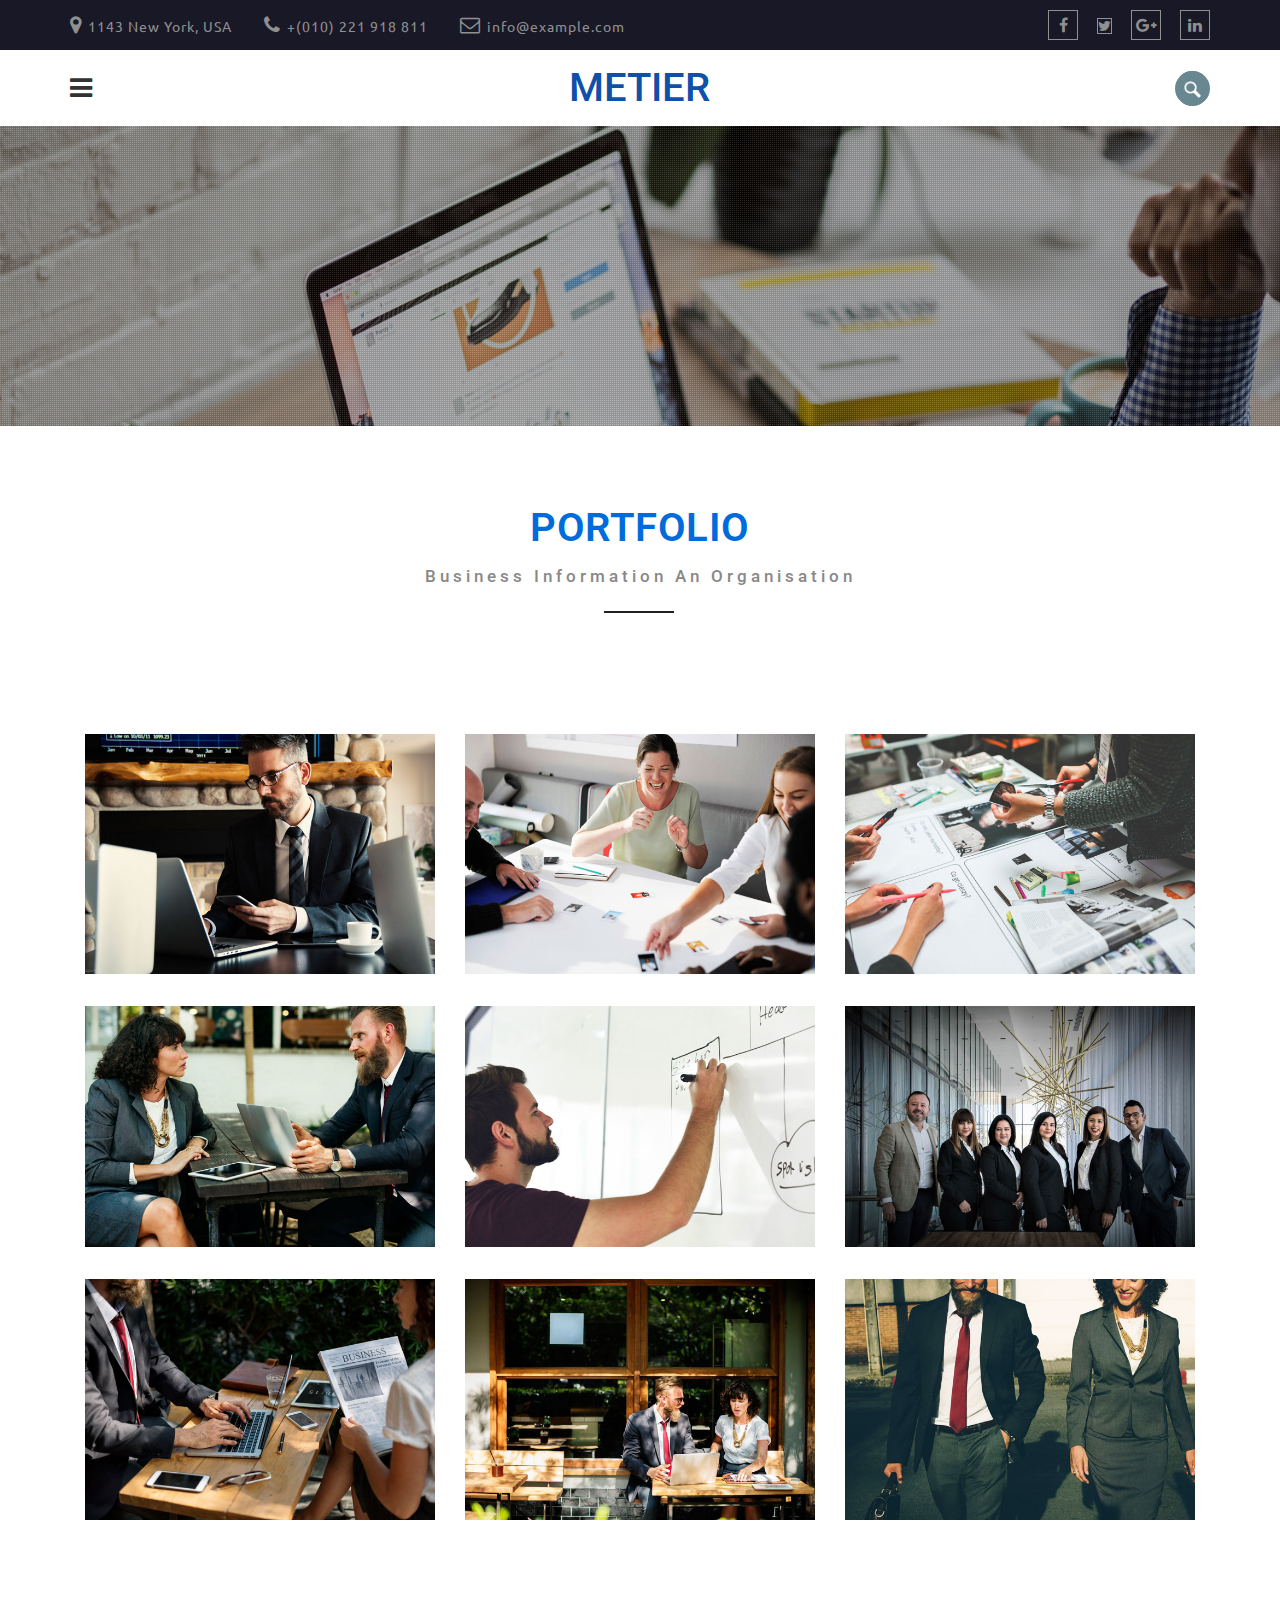
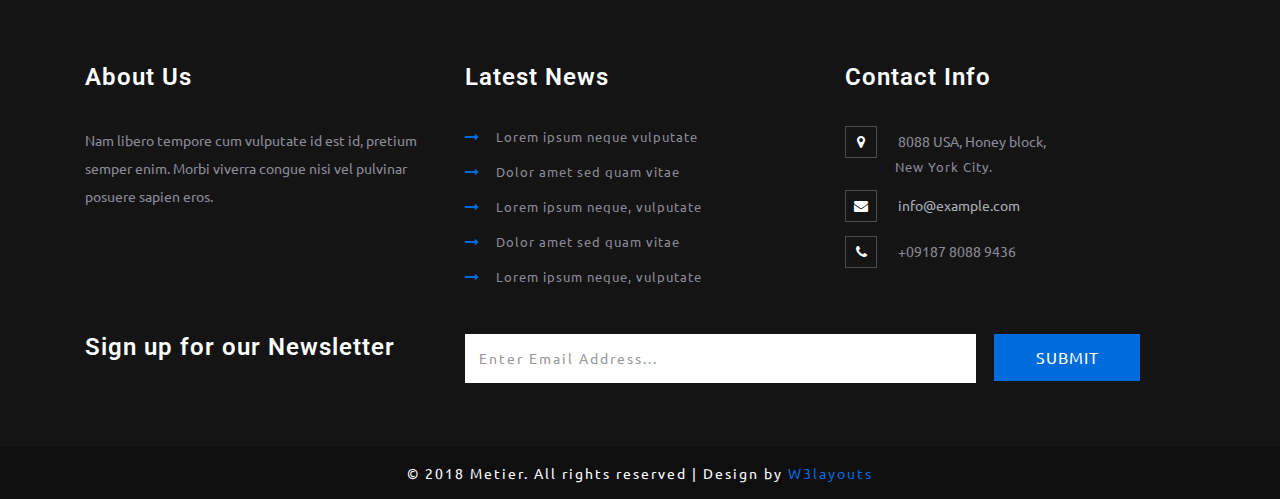
<file: portfolio.html>
<!--
author: W3layouts
author URL: http://w3layouts.com
License: Creative Commons Attribution 3.0 Unported
License URL: http://creativecommons.org/licenses/by/3.0/
-->
<!DOCTYPE html>
<html lang="en">
<head>
<title>Metier a Corporate Category Flat Bootstrap Responsive Website Template | Portfolio :: w3layouts</title>
<!-- custom-theme -->
<meta name="viewport" content="width=device-width, initial-scale=1">
<meta http-equiv="Content-Type" content="text/html; charset=utf-8" />
<meta name="keywords" content="Metier Responsive web template, Bootstrap Web Templates, Flat Web Templates, Android Compatible web template, 
Smartphone Compatible web template, free webdesigns for Nokia, Samsung, LG, SonyEricsson, Motorola web design" />
<script type="application/x-javascript"> addEventListener("load", function() { setTimeout(hideURLbar, 0); }, false);
		function hideURLbar(){ window.scrollTo(0,1); } </script>


<link href="css/nav.css" rel="stylesheet" type="text/css" media="all" /> <!-- For-Navigation-CSS -->

<!-- //custom-theme -->
<link href="css/bootstrap.css" rel="stylesheet" type="text/css" media="all" />
<link href="css/style.css" rel="stylesheet" type="text/css" media="all" />


<!-- font-awesome-icons -->
<link href="css/font-awesome.css" rel="stylesheet"> 
<!-- //font-awesome-icons -->
<link href="css/lightcase.css" rel="stylesheet" type="text/css" />

<!-- googlefonts -->
<link href="//fonts.googleapis.com/css?family=Roboto:100,300,400,500,700,900" rel="stylesheet">
<link href="//fonts.googleapis.com/css?family=Ubuntu:300,300i,400,400i,500,500i,700,700i&amp;subset=cyrillic,cyrillic-ext,greek,greek-ext,latin-ext" rel="stylesheet">
<!-- //googlefonts -->

</head>
<body>
<div class="top">
					<div class="container">
						
							<div class="col-md-9 top-left">
								<ul>
									<li><i class="fa fa-map-marker" aria-hidden="true"></i> 1143 New York, USA</li>
									<li><i class="fa fa-phone" aria-hidden="true"></i> +(010) 221 918 811</li>
									<li><i class="fa fa-envelope-o" aria-hidden="true"></i> <a href="mailto:info@example.com">info@example.com</a></li>
								</ul>
							</div>
							<div class="col-md-3 top-middle">
								<ul>
									<li><a href="#"><i class="fa fa-facebook"></i></a></li>
									<li><a href="#"><i class="fa fa-twitter"></i></a></li>
									<li><a href="#"><i class="fa fa-google-plus"></i></a></li>
									<li><a href="#"><i class="fa fa-linkedin"></i></a></li>
								</ul>
							</div>
							
							<div class="clearfix"></div>
						
					</div>
				</div>
	
<div class="sub-agile">
	<div class="container">
		<div class="agile1">
			<!-- navigation section -->
				<div>
					<p>
						<button id="trigger-overlay" type="button">
							<i class="fa fa-bars" aria-hidden="true"></i>

						</button>
					</p>
				</div>
				<!-- open/close -->
				<div class="overlay overlay-boxes">
					<svg xmlns="http://www.w3.org/2000/svg" width="100%" height="101%" viewBox="0 0 1440 806" preserveAspectRatio="none">
						<path d="m0.005959,200.364029l207.551124,0l0,204.342453l-207.551124,0l0,-204.342453z"/>
						<path d="m0.005959,400.45401l207.551124,0l0,204.342499l-207.551124,0l0,-204.342499z"/>
						<path d="m0.005959,600.544067l207.551124,0l0,204.342468l-207.551124,0l0,-204.342468z"/>
						<path d="m205.752151,-0.36l207.551163,0l0,204.342437l-207.551163,0l0,-204.342437z"/>
						<path d="m204.744629,200.364029l207.551147,0l0,204.342453l-207.551147,0l0,-204.342453z"/>
						<path d="m204.744629,400.45401l207.551147,0l0,204.342499l-207.551147,0l0,-204.342499z"/>
						<path d="m204.744629,600.544067l207.551147,0l0,204.342468l-207.551147,0l0,-204.342468z"/>
						<path d="m410.416046,-0.36l207.551117,0l0,204.342437l-207.551117,0l0,-204.342437z"/>
						<path d="m410.416046,200.364029l207.551117,0l0,204.342453l-207.551117,0l0,-204.342453z"/>
						<path d="m410.416046,400.45401l207.551117,0l0,204.342499l-207.551117,0l0,-204.342499z"/>
						<path d="m410.416046,600.544067l207.551117,0l0,204.342468l-207.551117,0l0,-204.342468z"/>
						<path d="m616.087402,-0.36l207.551086,0l0,204.342437l-207.551086,0l0,-204.342437z"/>
						<path d="m616.087402,200.364029l207.551086,0l0,204.342453l-207.551086,0l0,-204.342453z"/>
						<path d="m616.087402,400.45401l207.551086,0l0,204.342499l-207.551086,0l0,-204.342499z"/>
						<path d="m616.087402,600.544067l207.551086,0l0,204.342468l-207.551086,0l0,-204.342468z"/>
						<path d="m821.748718,-0.36l207.550964,0l0,204.342437l-207.550964,0l0,-204.342437z"/>
						<path d="m821.748718,200.364029l207.550964,0l0,204.342453l-207.550964,0l0,-204.342453z"/>
						<path d="m821.748718,400.45401l207.550964,0l0,204.342499l-207.550964,0l0,-204.342499z"/>
						<path d="m821.748718,600.544067l207.550964,0l0,204.342468l-207.550964,0l0,-204.342468z"/>
						<path d="m1027.203979,-0.36l207.550903,0l0,204.342437l-207.550903,0l0,-204.342437z"/>
						<path d="m1027.203979,200.364029l207.550903,0l0,204.342453l-207.550903,0l0,-204.342453z"/>
						<path d="m1027.203979,400.45401l207.550903,0l0,204.342499l-207.550903,0l0,-204.342499z"/>
						<path d="m1027.203979,600.544067l207.550903,0l0,204.342468l-207.550903,0l0,-204.342468z"/>
						<path d="m1232.659302,-0.36l207.551147,0l0,204.342437l-207.551147,0l0,-204.342437z"/>
						<path d="m1232.659302,200.364029l207.551147,0l0,204.342453l-207.551147,0l0,-204.342453z"/>
						<path d="m1232.659302,400.45401l207.551147,0l0,204.342499l-207.551147,0l0,-204.342499z"/>
						<path d="m1232.659302,600.544067l207.551147,0l0,204.342468l-207.551147,0l0,-204.342468z"/>
						<path d="m-0.791443,-0.360001l207.551163,0l0,204.342438l-207.551163,0l0,-204.342438z"/>
					</svg>
					<button type="button" class="overlay-close">Close</button>
					<nav>
						<ul>
							<li><a href="index.html">Home</a></li>
							<li><a href="about.html">About</a></li>
							<li><a href="portfolio.html">Portfolio</a></li>
							<li><a href="icons.html">Icons</a></li>
							<li><a href="codes.html">Codes</a></li>
							<li><a href="contact.html">Contact</a></li>
						</ul>
					</nav>
				</div>
				<!-- /open/close -->
			<!-- /navigation section -->
		</div>
		<div class="log-lt">
		<a href="index.html">
			<ul class="logo">
				<li><h1>Metier</h1></li>
			</ul>
			</a>
		</div>
		<div class="se-rht">
			<div class="search-box">
				<div id="sb-search" class="sb-search">
					<form>
						<input class="sb-search-input" placeholder="Enter your search term..." type="search" name="search" id="search">
						<input class="sb-search-submit" type="submit" value="">
						<span class="sb-icon-search"> </span>
					</form>
				</div>
			</div>
		</div>
			<div class="clearfix"> </div>
	</div>
</div>	
<!-- banner -->
<div class="w3l-banner1">
 <div class="banner-dott1">
</div>
</div>
<!-- //banner -->
<!-- portfolio -->
	<div class="banner-bottom">
		<div class="container">
		<h2 class="heading-agileinfo">Portfolio<span>Business information an organisation</span></h2>
			
			<div class="w3ls_portfolio_grids">
				<div class="col-md-4 agileinfo_portfolio_grid">
					<div class="w3_agile_portfolio_grid1">
						<a href="images/g1.jpg" class="showcase" data-rel="lightcase:myCollection:slideshow" title="Corporate">
							<div class="agileits_portfolio_sub_grid agileits_w3layouts_team_grid">	
								<div class="w3layouts_port_head">
									<h3>Corporate</h3>
								</div>
								<img src="images/g1.jpg" alt=" " class="img-responsive" />
							</div>
						</a>
					</div>
					<div class="w3_agile_portfolio_grid1">
						<a href="images/g2.jpg" class="showcase" data-rel="lightcase:myCollection:slideshow" title="Corporate">
							<div class="agileits_portfolio_sub_grid agileits_w3layouts_team_grid">	
								<div class="w3layouts_port_head">
									<h3>Corporate</h3>
								</div>
								<img src="images/g2.jpg" alt=" " class="img-responsive" />
							</div>
						</a>
					</div>
					<div class="w3_agile_portfolio_grid1">
						<a href="images/g4.jpg" class="showcase" data-rel="lightcase:myCollection:slideshow" title="Corporate">
							<div class="agileits_portfolio_sub_grid agileits_w3layouts_team_grid">	
								<div class="w3layouts_port_head">
									<h3>Corporate</h3>
								</div>
								<img src="images/g4.jpg" alt=" " class="img-responsive" />
							</div>
						</a>
					</div>
				</div>
				<div class="col-md-4 agileinfo_portfolio_grid">
					<div class="w3_agile_portfolio_grid1">
						<a href="images/g7.jpg" class="showcase" data-rel="lightcase:myCollection:slideshow" title="Corporate">
							<div class="agileits_portfolio_sub_grid agileits_w3layouts_team_grid">	
								<div class="w3layouts_port_head">
									<h3>Corporate</h3>
								</div>
								<img src="images/g7.jpg" alt=" " class="img-responsive" />
							</div>
						</a>
					</div>
					<div class="w3_agile_portfolio_grid1">
						<a href="images/g8.jpg" class="showcase" data-rel="lightcase:myCollection:slideshow" title="Corporate">
							<div class="agileits_portfolio_sub_grid agileits_w3layouts_team_grid">	
								<div class="w3layouts_port_head">
									<h3>Corporate</h3>
								</div>
								<img src="images/g8.jpg" alt=" " class="img-responsive" />
							</div>
						</a>
					</div>
					<div class="w3_agile_portfolio_grid1">
						<a href="images/g9.jpg" class="showcase" data-rel="lightcase:myCollection:slideshow" title="Corporate">
							<div class="agileits_portfolio_sub_grid agileits_w3layouts_team_grid">	
								<div class="w3layouts_port_head">
									<h3>Corporate</h3>
								</div>
								<img src="images/g9.jpg" alt=" " class="img-responsive" />
							</div>
						</a>
					</div>
				</div>
				<div class="col-md-4 agileinfo_portfolio_grid">
					<div class="w3_agile_portfolio_grid1">
						<a href="images/g10.jpg" class="showcase" data-rel="lightcase:myCollection:slideshow" title="Corporate">
							<div class="agileits_portfolio_sub_grid agileits_w3layouts_team_grid">	
								<div class="w3layouts_port_head">
									<h3>Corporate</h3>
								</div>
								<img src="images/g10.jpg" alt=" " class="img-responsive" />
							</div>
						</a>
					</div>
					<div class="w3_agile_portfolio_grid1">
						<a href="images/g11.jpg" class="showcase" data-rel="lightcase:myCollection:slideshow" title="Corporate">
							<div class="agileits_portfolio_sub_grid agileits_w3layouts_team_grid">	
								<div class="w3layouts_port_head">
									<h3>Corporate</h3>
								</div>
								<img src="images/g11.jpg" alt=" " class="img-responsive" />
							</div>
						</a>
					</div>
					<div class="w3_agile_portfolio_grid1">
						<a href="images/g12.jpg" class="showcase" data-rel="lightcase:myCollection:slideshow" title="Corporate">
							<div class="agileits_portfolio_sub_grid agileits_w3layouts_team_grid">	
								<div class="w3layouts_port_head">
									<h3>Corporate</h3>
								</div>
								<img src="images/g12.jpg" alt=" " class="img-responsive" />
							</div>
						</a>
					</div>
				</div>
				<div class="clearfix"> </div>
			</div>
		</div>
	</div>
<!-- portfolio -->

	<!-- footer -->
	<div class="footer_top_agileits">
		<div class="container">
			<div class="col-md-4 footer_grid">
				<h3>About Us</h3>
				<p>Nam libero tempore cum vulputate id est id, pretium semper enim. Morbi viverra congue nisi vel pulvinar posuere sapien
					eros.
				</p>
			</div>
			<div class="col-md-4 footer_grid">
				<h3>Latest News</h3>
				<ul class="footer_grid_list">
					<li><i class="fa fa-long-arrow-right" aria-hidden="true"></i>
						<a href="#" data-toggle="modal" data-target="#myModal">Lorem ipsum neque vulputate </a>
					</li>
					<li><i class="fa fa-long-arrow-right" aria-hidden="true"></i>
						<a href="#" data-toggle="modal" data-target="#myModal">Dolor amet sed quam vitae</a>
					</li>
					<li><i class="fa fa-long-arrow-right" aria-hidden="true"></i>
						<a href="#" data-toggle="modal" data-target="#myModal">Lorem ipsum neque, vulputate </a>
					</li>
					<li><i class="fa fa-long-arrow-right" aria-hidden="true"></i>
						<a href="#" data-toggle="modal" data-target="#myModal">Dolor amet sed quam vitae</a>
					</li>
					<li><i class="fa fa-long-arrow-right" aria-hidden="true"></i>
						<a href="#" data-toggle="modal" data-target="#myModal">Lorem ipsum neque, vulputate </a>
					</li>
				</ul>
			</div>
			<div class="col-md-4 footer_grid">
				<h3>Contact Info</h3>
				<ul class="address">
					<li><i class="fa fa-map-marker" aria-hidden="true"></i>8088 USA, Honey block, <span>New York City.</span></li>
					<li><i class="fa fa-envelope" aria-hidden="true"></i><a href="mailto:info@example.com">info@example.com</a></li>
					<li><i class="fa fa-phone" aria-hidden="true"></i>+09187 8088 9436</li>
				</ul>
			</div>
			<div class="clearfix"> </div>
			<div class="footer_grids">
				<div class="col-md-4 footer_grid_left">
					<h3>Sign up for our Newsletter</h3>
				</div>
				<div class="col-md-8 footer_grid_right">

					<form action="#" method="post">
						<input type="email" name="Email" placeholder="Enter Email Address..." required="">
						<input type="submit" value="Submit">
					</form>
				</div>
				<div class="clearfix"> </div>
			</div>
		</div>
	</div>
	<div class="footer_w3ls">
		<div class="container">
					<div class="footer_bottom1">
						<p>© 2018 Metier. All rights reserved | Design by <a href="http://w3layouts.com">W3layouts</a></p>
					</div>
		</div>
	</div>
	<!-- //footer -->
<!-- modal -->
	<div class="modal about-modal fade" id="myModal" tabindex="-1" role="dialog">
		<div class="modal-dialog" role="document">
			<div class="modal-content">
				<div class="modal-header"> 
					<button type="button" class="close" data-dismiss="modal" aria-label="Close"><span aria-hidden="true">&times;</span></button>						
					<h4 class="modal-title">Metier</h4>
				</div> 
				<div class="modal-body">
					<div class="agileits-w3layouts-info">
						<img src="images/g1.jpg" class="img-responsive" alt="" />
						<p>Duis venenatis, turpis eu bibendum porttitor, sapien quam ultricies tellus, ac rhoncus risus odio eget nunc. Pellentesque ac fermentum diam. Integer eu facilisis nunc, a iaculis felis. Pellentesque pellentesque tempor enim, in dapibus turpis porttitor quis. Suspendisse ultrices hendrerit massa. Nam id metus id tellus ultrices ullamcorper.  Cras tempor massa luctus, varius lacus sit amet, blandit lorem. Duis auctor in tortor sed tristique. Proin sed finibus sem</p>
					</div>
				</div>
			</div>
		</div>
	</div>
	<!-- //modal -->
<!-- main -->
<!-- search-scripts -->
	<script src="js/classie.js"></script>
	<script src="js/uisearch.js"></script>
	<script>
	new UISearch( document.getElementById( 'sb-search' ) );
	</script>
<!-- //search-scripts -->
<!-- js -->
	<script type="text/javascript" src="js/jquery-2.1.4.min.js"></script>
	<!-- for bootstrap working -->
	<script src="js/bootstrap.js"></script>
	<!-- //for bootstrap working -->
<!-- //js -->
<!-- js for navigation -->
	<script src="js/nav.js"></script>
<!-- //js for navigation -->
<!-- //here starts scrolling icon -->
<script src="js/SmoothScroll.min.js"></script>
	<script type="text/javascript" src="js/move-top.js"></script>
	<script type="text/javascript" src="js/easing.js"></script>
	<!-- here stars scrolling script -->
	<script type="text/javascript">
		$(document).ready(function() {
			/*
				var defaults = {
				containerID: 'toTop', // fading element id
				containerHoverID: 'toTopHover', // fading element hover id
				scrollSpeed: 1200,
				easingType: 'linear' 
				};
			*/
								
			$().UItoTop({ easingType: 'easeOutQuart' });
								
			});
	</script>
	<!-- //here ends scrolling script -->
<!-- //here ends scrolling icon -->
<!-- scrolling script -->
<script type="text/javascript">
	jQuery(document).ready(function($) {
		$(".scroll").click(function(event){		
			event.preventDefault();
			$('html,body').animate({scrollTop:$(this.hash).offset().top},1000);
		});
	});
</script> 
<!-- //scrolling script -->
<!-- light-case -->
	<script src="js/lightcase.js"></script>
	<script src="js/jquery.events.touch.js"></script>
	<script>
		$('.showcase').lightcase();
	</script>
<!-- //light-case -->

</body>
</html>
</file>
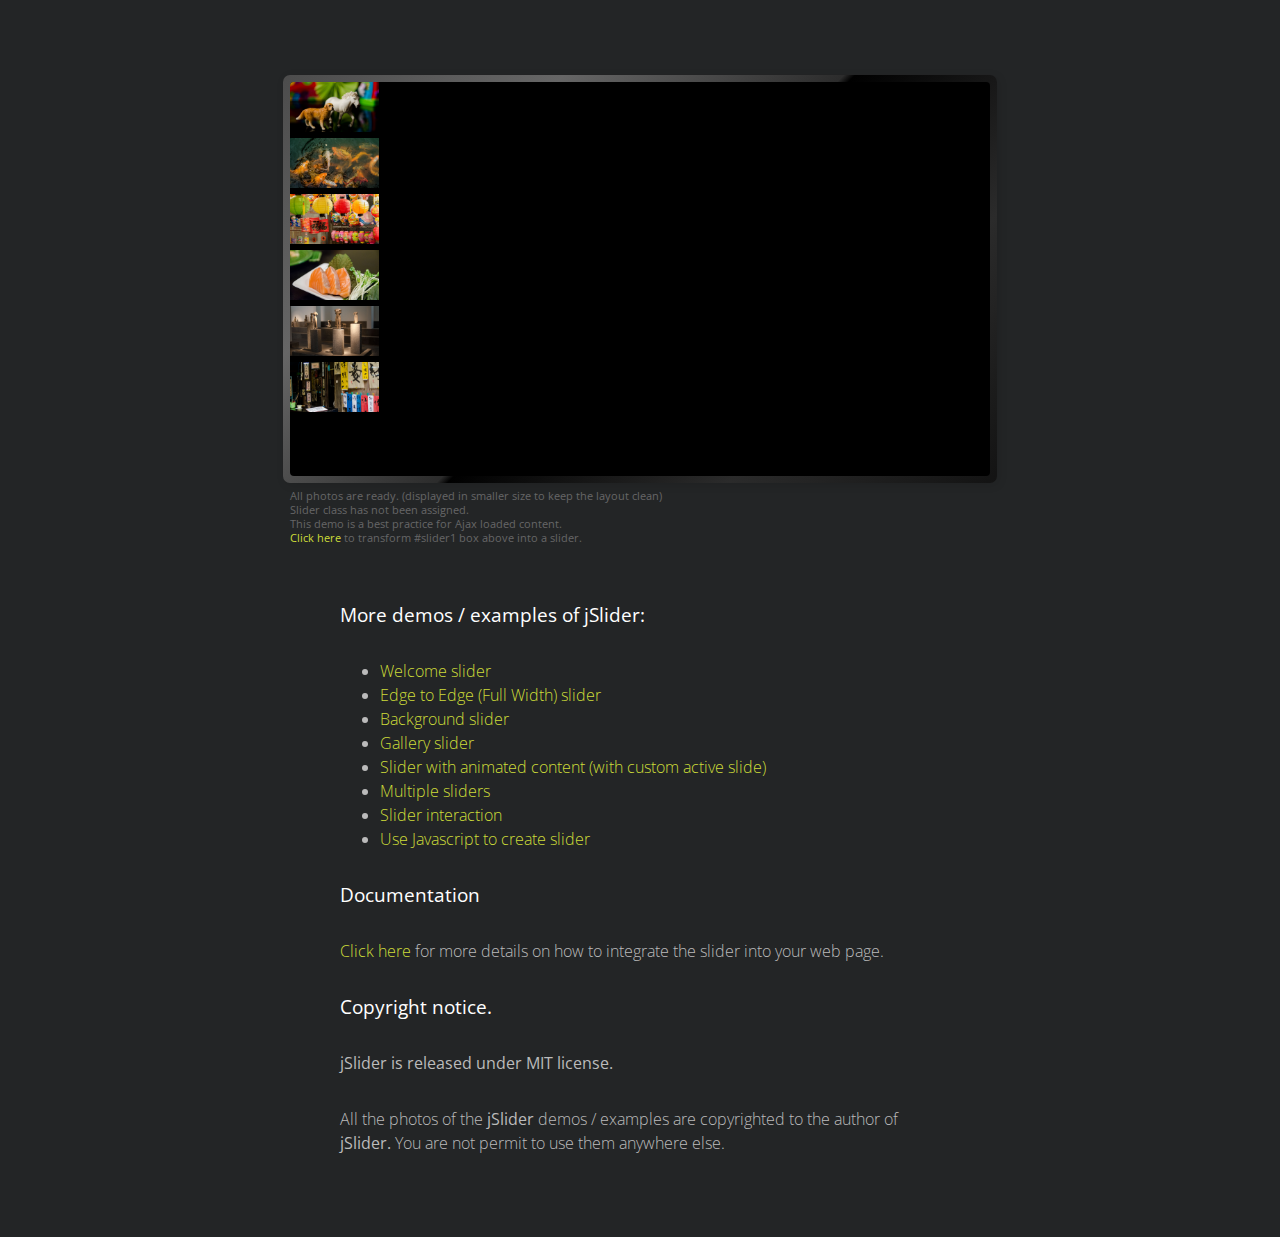
<file: jSlider-master/docs/activate.html>
<!DOCTYPE html>
<html lang="en">
	<head>
		<meta charset="utf-8">
		<title>jSlider</title>
		<meta name="description" content="jSlider JS example">
		<meta name="viewport" content="width=device-width, initial-scale=1.0">
		<meta http-equiv="X-UA-Compatible" content="IE=edge">
		<meta name="robots" content="index, follow">
		<meta name="revisit-after" content="7 days">
		<meta name="theme-color" content="#225aa5">
		<meta name="theme-color" content="#66cc00">
		<link rel="stylesheet" href="https://fonts.googleapis.com/css?family=Open+Sans:300,400,700">
		<link rel="stylesheet" href="jSlider.min.css">
		<style type="text/css">
			body {
				font: normal normal 300 16px/24px 'Open Sans', sans-serif;
				margin: 0;
				padding: 0;
				color: #bbb;
				background: #232526;
				background: -moz-radial-gradient(center, ellipse cover,  #232526 0%, #232526 100%);
				background: -webkit-radial-gradient(center, ellipse cover,  #232526 0%,#232526 100%);
				background: radial-gradient(ellipse at center,  #232526 0%,#232526 100%);
			}
			div {
				box-sizing: border-box;
			}
			h1, h2, h3, h4, h5, h6, p {
				margin: 0 0 2rem 0;
				padding: 0;
			}
			h1, h2, h3, h4, h5, h6 {
				font-weight: 400;
				color: #fff;
			}
			ul {
				margin-bottom: 2rem;
			}
			a {
				color: #cddc39;
				text-decoration: none;
				transition: all .325s;
			}
			a:hover {
				color: #000;
				background: #cddc39;
			}
			strong {
				font-weight: 400;
			}
			.top {
				width: 714px;
				padding: 75px 0;
				margin: auto;
			}
			.content {
				width: 700px;
				padding: 50px;
				margin: auto;
			}
			.tv {
				width: 100%;
				margin: 0 auto;
				box-shadow: 2px 2px 10px 0 rgba(0, 0, 0, .1);
				border-radius: 7px;
				padding: 7px;
				background: #4c4c4c;
				background: -moz-linear-gradient(-45deg,  #4c4c4c 0%, #595959 12%, #666666 25%, #474747 39%, #2c2c2c 50%, #000000 51%, #111111 60%, #2b2b2b 76%, #1c1c1c 91%, #131313 100%);
				background: -webkit-linear-gradient(-45deg,  #4c4c4c 0%,#595959 12%,#666666 25%,#474747 39%,#2c2c2c 50%,#000000 51%,#111111 60%,#2b2b2b 76%,#1c1c1c 91%,#131313 100%);
				background: linear-gradient(135deg,  #4c4c4c 0%,#595959 12%,#666666 25%,#474747 39%,#2c2c2c 50%,#000000 51%,#111111 60%,#2b2b2b 76%,#1c1c1c 91%,#131313 100%);
			}
			.notes {
				padding: 7px;
			}
			.notes h6 {
				color: #666;
				line-height: 1.3;
				font-weight: 400;
				margin-bottom: 0;
			}
			@media (max-width: 713px) {
				.top {
					width: auto;
					padding-top: 0;
					margin: 0;
				}
				.content {
					width: 100%;
				}
				.tv {
					padding: 0;
				}
			}
			
		</style>
		<style type="text/css">
			.top {
				padding-bottom: 0;
			}
			#slider1 {
				height: 394px;
				background: #000;
				border-radius: 4px;
				overflow: hidden;
			}
			
			/* responsive rules */
			@media (max-width: 713px) {
				#slider1 {
					height: auto; /* reset slider height to automatically fix with the first image height. */
					border-radius: 0;
				}
			}
			
			
		</style>
		<!-- Global site tag (gtag.js) - Google Analytics-->
		<script async src="https://www.googletagmanager.com/gtag/js?id=UA-29804355-4"></script>
		<script>
			window.dataLayer = window.dataLayer || [];
			function gtag(){dataLayer.push(arguments);}
			gtag('js', new Date());
			
			gtag('config', 'UA-29804355-4');
			
		</script>
	</head>
	<body>
		<div class="top">
			<div class="tv">
				<div id="slider1">
					<div><img src="images/photo1.jpg" height="50"></div>
					<div><img src="images/photo2.jpg" height="50"></div>
					<div><img src="images/photo3.jpg" height="50"></div>
					<div><img src="images/photo4.jpg" height="50"></div>
					<div><img src="images/photo5.jpg" height="50"></div>
					<div><img src="images/photo6.jpg" height="50"></div>
				</div>
			</div>
			<div class="notes">
				<h6>All photos are ready. (displayed in smaller size to keep the layout clean)<br>Slider class has not been assigned.<br>This demo is a best practice for Ajax loaded content.<br><a class="activate" href="#">Click here </a>to transform #slider1 box above into a slider.</h6>
			</div>
		</div>
		<div class="content">
			<h3>More demos / examples of jSlider:</h3>
			<ul>
				<li><a href="index.html">Welcome slider</a></li>
				<li><a href="edge_to_edge.html">Edge to Edge (Full Width) slider</a></li>
				<li><a href="background.html">Background slider</a></li>
				<li><a href="gallery.html">Gallery slider</a></li>
				<li><a href="animated.html">Slider with animated content (with custom active slide)</a></li>
				<li><a href="multiple.html">Multiple sliders</a></li>
				<li><a href="interaction.html">Slider interaction</a></li>
				<li><a href="activate.html">Use Javascript to create slider</a></li>
			</ul>
			<h3>Documentation</h3>
			<p><a href="documentation.html">Click here </a>for more details on how to integrate the slider into your web page.</p>
			<h3>Copyright notice.</h3>
			<p><strong>
					jSlider is released under MIT license.</strong></p>
			<p>All the photos of the <strong>jSlider </strong>demos / examples are copyrighted to the author of <strong>jSlider. </strong>You are not permit to use them anywhere else.</p>
		</div>
		<script src="https://cdnjs.cloudflare.com/ajax/libs/jquery/1.12.4/jquery.min.js" integrity="sha256-ZosEbRLbNQzLpnKIkEdrPv7lOy9C27hHQ+Xp8a4MxAQ=" crossorigin="anonymous"></script>
		<script src="jquery.jSlider.min.js"></script>
		<script>
			(function($) {
				$('.notes .activate').on('click', function(evt) {
					evt.preventDefault();
					$('#slider1').sliderInit({
						'navigation': 'always'
						, 'delay': 0
					});
				});
			
			})(jQuery);
		</script>
	</body>
</html>
</file>
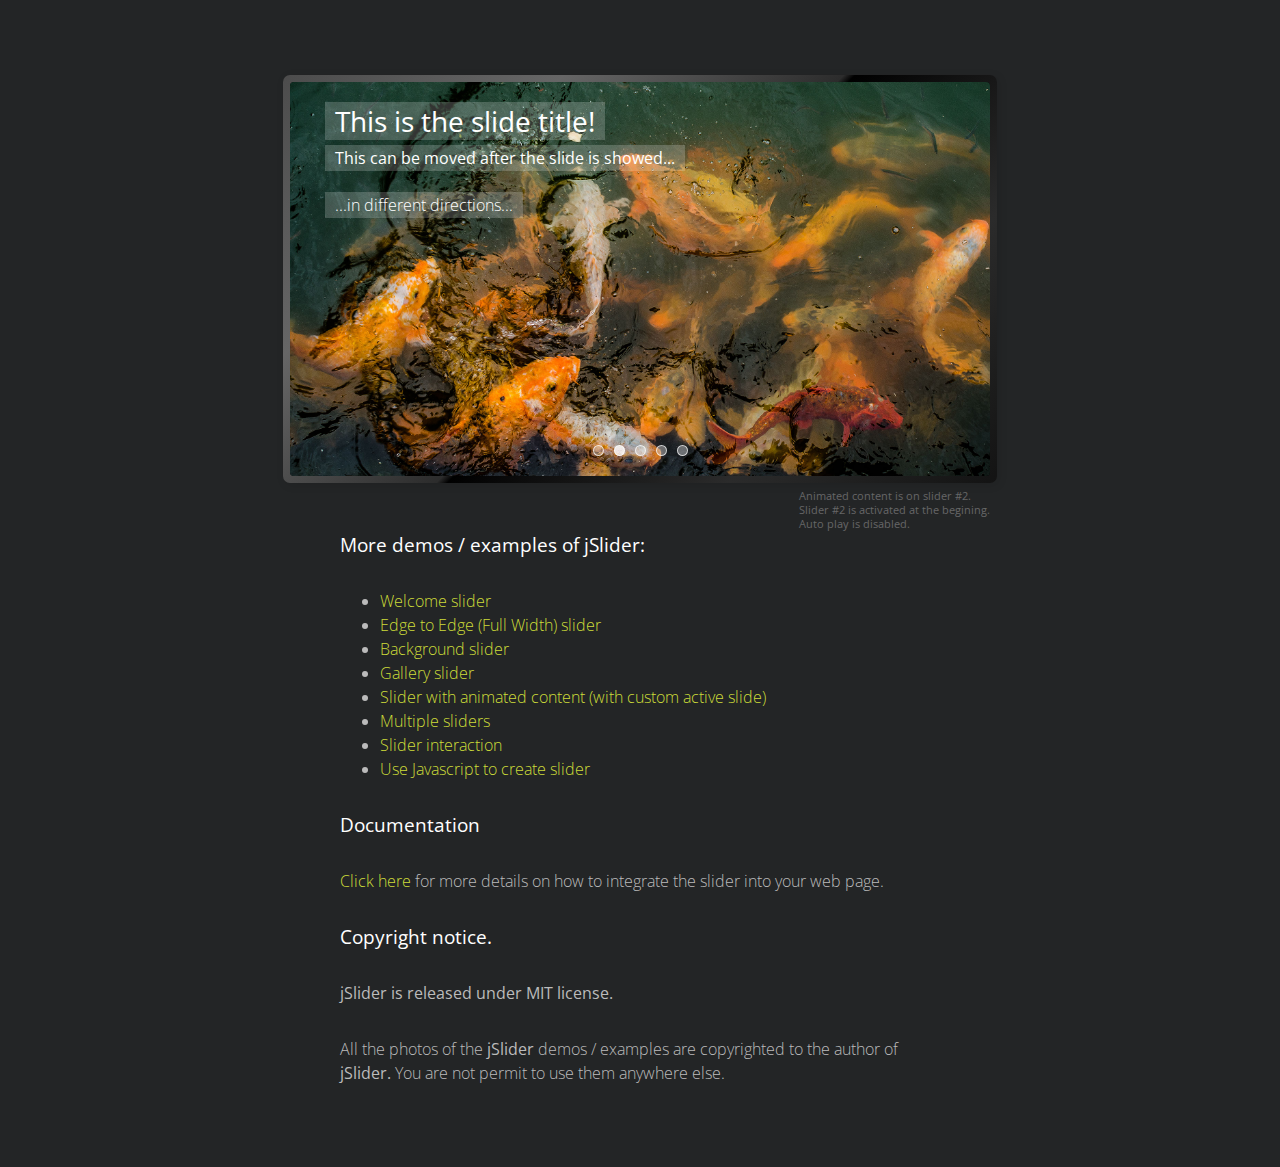
<file: jSlider-master/docs/animated.html>
<!DOCTYPE html>
<html lang="en">
	<head>
		<meta charset="utf-8">
		<title>jSlider</title>
		<meta name="description" content="jSlider JS example">
		<meta name="viewport" content="width=device-width, initial-scale=1.0">
		<meta http-equiv="X-UA-Compatible" content="IE=edge">
		<meta name="robots" content="index, follow">
		<meta name="revisit-after" content="7 days">
		<meta name="theme-color" content="#225aa5">
		<meta name="theme-color" content="#66cc00">
		<link rel="stylesheet" href="https://fonts.googleapis.com/css?family=Open+Sans:300,400,700">
		<link rel="stylesheet" href="jSlider.min.css">
		<style type="text/css">
			body {
				font: normal normal 300 16px/24px 'Open Sans', sans-serif;
				margin: 0;
				padding: 0;
				color: #bbb;
				background: #232526;
				background: -moz-radial-gradient(center, ellipse cover,  #232526 0%, #232526 100%);
				background: -webkit-radial-gradient(center, ellipse cover,  #232526 0%,#232526 100%);
				background: radial-gradient(ellipse at center,  #232526 0%,#232526 100%);
			}
			div {
				box-sizing: border-box;
			}
			h1, h2, h3, h4, h5, h6, p {
				margin: 0 0 2rem 0;
				padding: 0;
			}
			h1, h2, h3, h4, h5, h6 {
				font-weight: 400;
				color: #fff;
			}
			ul {
				margin-bottom: 2rem;
			}
			a {
				color: #cddc39;
				text-decoration: none;
				transition: all .325s;
			}
			a:hover {
				color: #000;
				background: #cddc39;
			}
			strong {
				font-weight: 400;
			}
			.top {
				width: 714px;
				padding: 75px 0;
				margin: auto;
			}
			.content {
				width: 700px;
				padding: 50px;
				margin: auto;
			}
			.tv {
				width: 100%;
				margin: 0 auto;
				box-shadow: 2px 2px 10px 0 rgba(0, 0, 0, .1);
				border-radius: 7px;
				padding: 7px;
				background: #4c4c4c;
				background: -moz-linear-gradient(-45deg,  #4c4c4c 0%, #595959 12%, #666666 25%, #474747 39%, #2c2c2c 50%, #000000 51%, #111111 60%, #2b2b2b 76%, #1c1c1c 91%, #131313 100%);
				background: -webkit-linear-gradient(-45deg,  #4c4c4c 0%,#595959 12%,#666666 25%,#474747 39%,#2c2c2c 50%,#000000 51%,#111111 60%,#2b2b2b 76%,#1c1c1c 91%,#131313 100%);
				background: linear-gradient(135deg,  #4c4c4c 0%,#595959 12%,#666666 25%,#474747 39%,#2c2c2c 50%,#000000 51%,#111111 60%,#2b2b2b 76%,#1c1c1c 91%,#131313 100%);
			}
			.notes {
				padding: 7px;
			}
			.notes h6 {
				color: #666;
				line-height: 1.3;
				font-weight: 400;
				margin-bottom: 0;
			}
			@media (max-width: 713px) {
				.top {
					width: auto;
					padding-top: 0;
					margin: 0;
				}
				.content {
					width: 100%;
				}
				.tv {
					padding: 0;
				}
			}
			
		</style>
		<style type="text/css">
			.top {
				padding-bottom: 0;
			}
			.notes {
				float: right;
			}
			#slider1 {
				height: 394px;
				background: #000;
				border-radius: 4px;
				overflow: hidden;
			}
			
			#slider1 h3
			, #slider1 h4
			, #slider1 h5
			, #slider1 p {
				margin: 0;
				padding: 5px 10px;
				color: #fff;
				background: #000;
				background: rgba(255, 255, 255, 0.2);
				position: absolute;
				left: 5%;
				z-index: 1;
			}
			#slider1 h3 {
				font-size: 1.75em;
				line-height: 1;
				top: 20px;
			}
			#slider1 h4 {	
				font-size: 1em;
				line-height: 1;
				top: 63px;
			}
			#slider1 p {
				font-size: 1em;
				line-height: 1;
				top: 110px;
			}
			#slider1 p + p {
				top: 140px;
			}
			#slider1 h5 {
				font-size: 1em;
				line-height: 1;
				font-weight: normal;
				font-style: italic;
				margin-left: 150px;
				top: 180px;
			}
			
			/* responsive rules */
			@media (max-width: 713px) {
				#slider1 {
					height: auto; /* reset slider height to automatically fix with the first image height. */
					border-radius: 0;
				}
				.notes {
					float: none;
				}
			}
			
		</style>
		<!-- Global site tag (gtag.js) - Google Analytics-->
		<script async src="https://www.googletagmanager.com/gtag/js?id=UA-29804355-4"></script>
		<script>
			window.dataLayer = window.dataLayer || [];
			function gtag(){dataLayer.push(arguments);}
			gtag('js', new Date());
			
			gtag('config', 'UA-29804355-4');
			
		</script>
	</head>
	<body>
		<div class="top">
			<div class="tv">
				<div class="jSlider" id="slider1" data-delay="0">
					<div><img src="images/photo1.jpg" alt="sample photo"></div>
					<div class="selected">
						<h3 class="appear-top">This is the slide title!</h3>
						<h4 class="appear-right">This can be moved after the slide is showed...</h4>
						<p class="appear-left">...in different directions...</p>
						<p class="appear-bottom">...and with different animation effects</p>
						<h5 class="appear-fade">powered by jSlider!</h5><img src="images/photo2.jpg" alt="sample photo">
					</div>
					<div><img src="images/photo4.jpg"></div>
					<div><img src="images/photo5.jpg"></div>
					<div><img src="images/photo6.jpg"></div>
				</div>
			</div>
			<div class="notes">
				<h6>Animated content is on slider #2.<br>Slider #2 is activated at the begining.<br>Auto play is disabled.</h6>
			</div>
		</div>
		<div class="content">
			<h3>More demos / examples of jSlider:</h3>
			<ul>
				<li><a href="index.html">Welcome slider</a></li>
				<li><a href="edge_to_edge.html">Edge to Edge (Full Width) slider</a></li>
				<li><a href="background.html">Background slider</a></li>
				<li><a href="gallery.html">Gallery slider</a></li>
				<li><a href="animated.html">Slider with animated content (with custom active slide)</a></li>
				<li><a href="multiple.html">Multiple sliders</a></li>
				<li><a href="interaction.html">Slider interaction</a></li>
				<li><a href="activate.html">Use Javascript to create slider</a></li>
			</ul>
			<h3>Documentation</h3>
			<p><a href="documentation.html">Click here </a>for more details on how to integrate the slider into your web page.</p>
			<h3>Copyright notice.</h3>
			<p><strong>
					jSlider is released under MIT license.</strong></p>
			<p>All the photos of the <strong>jSlider </strong>demos / examples are copyrighted to the author of <strong>jSlider. </strong>You are not permit to use them anywhere else.</p>
		</div>
		<script src="https://cdnjs.cloudflare.com/ajax/libs/jquery/1.12.4/jquery.min.js" integrity="sha256-ZosEbRLbNQzLpnKIkEdrPv7lOy9C27hHQ+Xp8a4MxAQ=" crossorigin="anonymous"></script>
		<script src="jquery.jSlider.min.js"></script>
	</body>
</html>
</file>
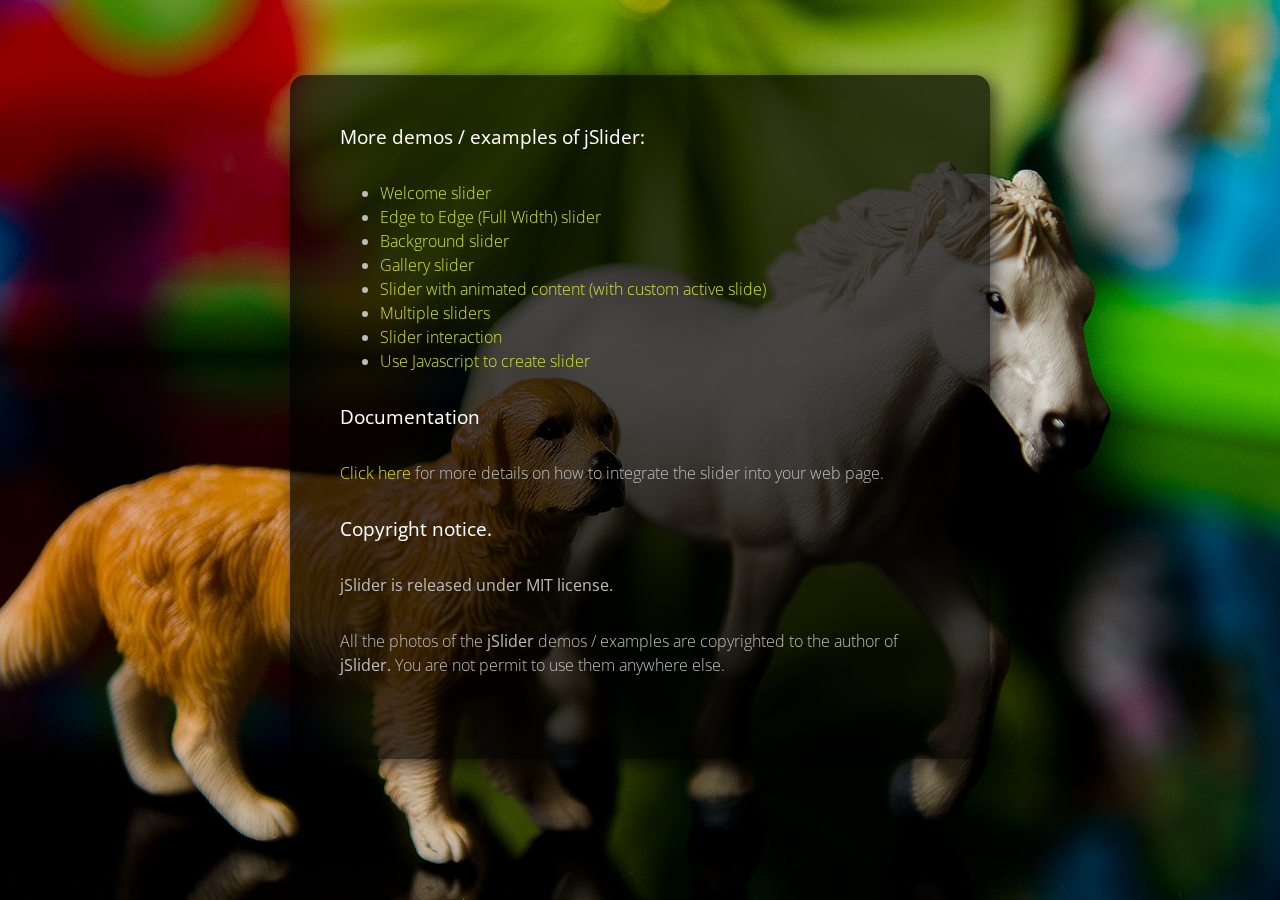
<file: jSlider-master/docs/background.html>
<!DOCTYPE html>
<html lang="en">
	<head>
		<meta charset="utf-8">
		<title>jSlider</title>
		<meta name="description" content="jSlider JS example">
		<meta name="viewport" content="width=device-width, initial-scale=1.0">
		<meta http-equiv="X-UA-Compatible" content="IE=edge">
		<meta name="robots" content="index, follow">
		<meta name="revisit-after" content="7 days">
		<meta name="theme-color" content="#225aa5">
		<meta name="theme-color" content="#66cc00">
		<link rel="stylesheet" href="https://fonts.googleapis.com/css?family=Open+Sans:300,400,700">
		<link rel="stylesheet" href="jSlider.min.css">
		<style type="text/css">
			body {
				font: normal normal 300 16px/24px 'Open Sans', sans-serif;
				margin: 0;
				padding: 0;
				color: #bbb;
				background: #232526;
				background: -moz-radial-gradient(center, ellipse cover,  #232526 0%, #232526 100%);
				background: -webkit-radial-gradient(center, ellipse cover,  #232526 0%,#232526 100%);
				background: radial-gradient(ellipse at center,  #232526 0%,#232526 100%);
			}
			div {
				box-sizing: border-box;
			}
			h1, h2, h3, h4, h5, h6, p {
				margin: 0 0 2rem 0;
				padding: 0;
			}
			h1, h2, h3, h4, h5, h6 {
				font-weight: 400;
				color: #fff;
			}
			ul {
				margin-bottom: 2rem;
			}
			a {
				color: #cddc39;
				text-decoration: none;
				transition: all .325s;
			}
			a:hover {
				color: #000;
				background: #cddc39;
			}
			strong {
				font-weight: 400;
			}
			.top {
				width: 714px;
				padding: 75px 0;
				margin: auto;
			}
			.content {
				width: 700px;
				padding: 50px;
				margin: auto;
			}
			.tv {
				width: 100%;
				margin: 0 auto;
				box-shadow: 2px 2px 10px 0 rgba(0, 0, 0, .1);
				border-radius: 7px;
				padding: 7px;
				background: #4c4c4c;
				background: -moz-linear-gradient(-45deg,  #4c4c4c 0%, #595959 12%, #666666 25%, #474747 39%, #2c2c2c 50%, #000000 51%, #111111 60%, #2b2b2b 76%, #1c1c1c 91%, #131313 100%);
				background: -webkit-linear-gradient(-45deg,  #4c4c4c 0%,#595959 12%,#666666 25%,#474747 39%,#2c2c2c 50%,#000000 51%,#111111 60%,#2b2b2b 76%,#1c1c1c 91%,#131313 100%);
				background: linear-gradient(135deg,  #4c4c4c 0%,#595959 12%,#666666 25%,#474747 39%,#2c2c2c 50%,#000000 51%,#111111 60%,#2b2b2b 76%,#1c1c1c 91%,#131313 100%);
			}
			.notes {
				padding: 7px;
			}
			.notes h6 {
				color: #666;
				line-height: 1.3;
				font-weight: 400;
				margin-bottom: 0;
			}
			@media (max-width: 713px) {
				.top {
					width: auto;
					padding-top: 0;
					margin: 0;
				}
				.content {
					width: 100%;
				}
				.tv {
					padding: 0;
				}
			}
			
		</style>
		<style type="text/css">
			#slider1 {
				width: 100%;
				height: 100%;
				position: fixed;
				top: 0;
				left: 0;
				right: 0;
				bottom: 0;
				z-index: -1;
			}
			
			#slider1 .slider-slides img {
				width: 100%;
				height: 100%;
			}
			
			.content {
				margin-top: 75px;
				background: rgba(0, 0, 0, 0.7);
				box-shadow: 5px 5px 20px 0 rgba(0, 0, 0, 0.7);
				border-radius: 15px;
			}
			
			.bg1 {
				background: url(images/photo1.jpg) 50% 50% no-repeat;
			}
			.bg2 {
				background: url(images/photo2.jpg) 50% 50% no-repeat;
			}
			.bg3 {
				background: url(images/photo3.jpg) 50% 50% no-repeat;
			}
			.bg4 {
				background: url(images/photo4.jpg) 50% 50% no-repeat;
			}
			.bg5 {
				background: url(images/photo5.jpg) 50% 50% no-repeat;
			}
			.bg6 {
				background: url(images/photo6.jpg) 50% 50% no-repeat;
			}
			.bg1, .bg2, .bg3, .bg4, .bg5, .bg6 {
				font-size: 0;
				line-height: 0;
				background-size: cover;
			}
			
			@media (max-width: 713px) {
				html, body, .content {
				    height: 100%;
					margin: 0;
					border-radius: 0;
				}
			}
			
		</style>
		<!-- Global site tag (gtag.js) - Google Analytics-->
		<script async src="https://www.googletagmanager.com/gtag/js?id=UA-29804355-4"></script>
		<script>
			window.dataLayer = window.dataLayer || [];
			function gtag(){dataLayer.push(arguments);}
			gtag('js', new Date());
			
			gtag('config', 'UA-29804355-4');
			
		</script>
	</head>
	<body>
		<div class="jSlider" id="slider1" data-transition="fade" data-navigation="none" data-indicator="none" data-loop="true">
			<div class="bg1">Section #1</div>
			<div class="bg2">Section #2</div>
			<div class="bg3">Section #3</div>
			<div class="bg4">Section #4</div>
			<div class="bg5">Section #5</div>
			<div class="bg6">Section #6</div>
		</div>
		<div class="content">
			<h3>More demos / examples of jSlider:</h3>
			<ul>
				<li><a href="index.html">Welcome slider</a></li>
				<li><a href="edge_to_edge.html">Edge to Edge (Full Width) slider</a></li>
				<li><a href="background.html">Background slider</a></li>
				<li><a href="gallery.html">Gallery slider</a></li>
				<li><a href="animated.html">Slider with animated content (with custom active slide)</a></li>
				<li><a href="multiple.html">Multiple sliders</a></li>
				<li><a href="interaction.html">Slider interaction</a></li>
				<li><a href="activate.html">Use Javascript to create slider</a></li>
			</ul>
			<h3>Documentation</h3>
			<p><a href="documentation.html">Click here </a>for more details on how to integrate the slider into your web page.</p>
			<h3>Copyright notice.</h3>
			<p><strong>
					jSlider is released under MIT license.</strong></p>
			<p>All the photos of the <strong>jSlider </strong>demos / examples are copyrighted to the author of <strong>jSlider. </strong>You are not permit to use them anywhere else.</p>
		</div>
		<script src="https://cdnjs.cloudflare.com/ajax/libs/jquery/1.12.4/jquery.min.js" integrity="sha256-ZosEbRLbNQzLpnKIkEdrPv7lOy9C27hHQ+Xp8a4MxAQ=" crossorigin="anonymous"></script>
		<script src="jquery.jSlider.min.js"></script>
	</body>
</html>
</file>
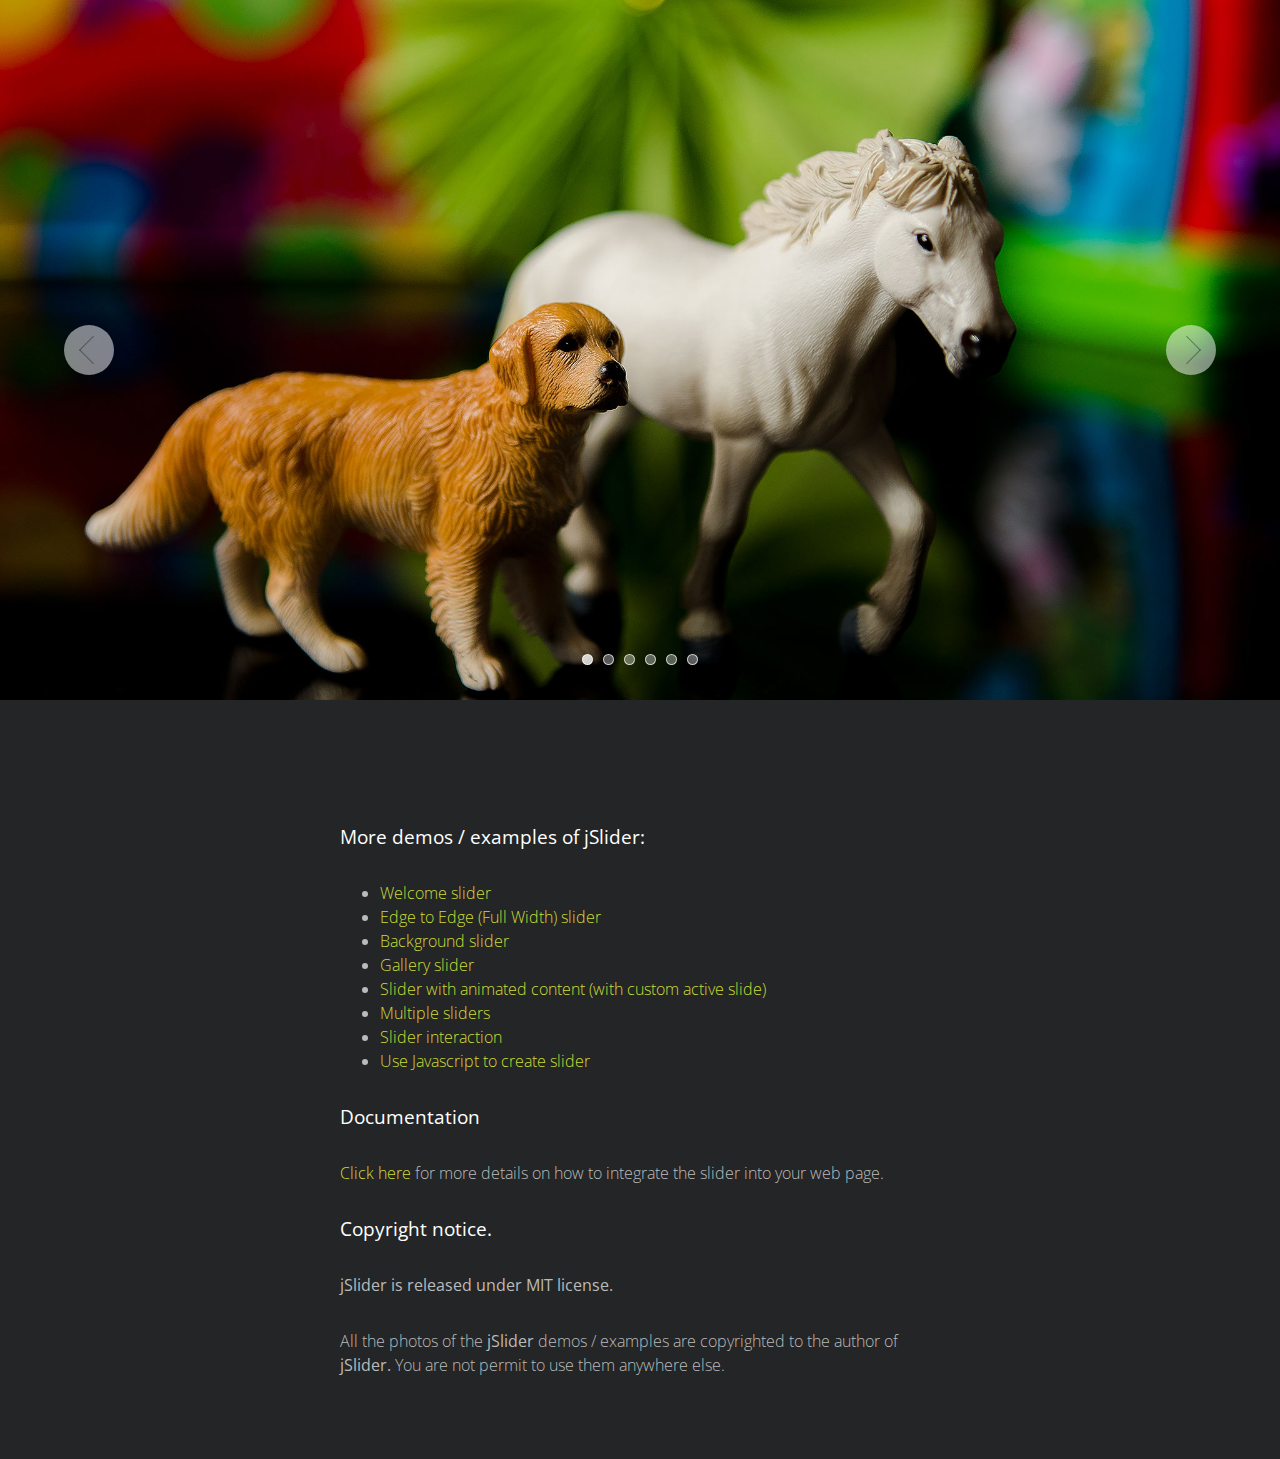
<file: jSlider-master/docs/edge_to_edge.html>
<!DOCTYPE html>
<html lang="en">
	<head>
		<meta charset="utf-8">
		<title>jSlider</title>
		<meta name="description" content="jSlider JS example">
		<meta name="viewport" content="width=device-width, initial-scale=1.0">
		<meta http-equiv="X-UA-Compatible" content="IE=edge">
		<meta name="robots" content="index, follow">
		<meta name="revisit-after" content="7 days">
		<meta name="theme-color" content="#225aa5">
		<meta name="theme-color" content="#66cc00">
		<link rel="stylesheet" href="https://fonts.googleapis.com/css?family=Open+Sans:300,400,700">
		<link rel="stylesheet" href="jSlider.min.css">
		<style type="text/css">
			body {
				font: normal normal 300 16px/24px 'Open Sans', sans-serif;
				margin: 0;
				padding: 0;
				color: #bbb;
				background: #232526;
				background: -moz-radial-gradient(center, ellipse cover,  #232526 0%, #232526 100%);
				background: -webkit-radial-gradient(center, ellipse cover,  #232526 0%,#232526 100%);
				background: radial-gradient(ellipse at center,  #232526 0%,#232526 100%);
			}
			div {
				box-sizing: border-box;
			}
			h1, h2, h3, h4, h5, h6, p {
				margin: 0 0 2rem 0;
				padding: 0;
			}
			h1, h2, h3, h4, h5, h6 {
				font-weight: 400;
				color: #fff;
			}
			ul {
				margin-bottom: 2rem;
			}
			a {
				color: #cddc39;
				text-decoration: none;
				transition: all .325s;
			}
			a:hover {
				color: #000;
				background: #cddc39;
			}
			strong {
				font-weight: 400;
			}
			.top {
				width: 714px;
				padding: 75px 0;
				margin: auto;
			}
			.content {
				width: 700px;
				padding: 50px;
				margin: auto;
			}
			.tv {
				width: 100%;
				margin: 0 auto;
				box-shadow: 2px 2px 10px 0 rgba(0, 0, 0, .1);
				border-radius: 7px;
				padding: 7px;
				background: #4c4c4c;
				background: -moz-linear-gradient(-45deg,  #4c4c4c 0%, #595959 12%, #666666 25%, #474747 39%, #2c2c2c 50%, #000000 51%, #111111 60%, #2b2b2b 76%, #1c1c1c 91%, #131313 100%);
				background: -webkit-linear-gradient(-45deg,  #4c4c4c 0%,#595959 12%,#666666 25%,#474747 39%,#2c2c2c 50%,#000000 51%,#111111 60%,#2b2b2b 76%,#1c1c1c 91%,#131313 100%);
				background: linear-gradient(135deg,  #4c4c4c 0%,#595959 12%,#666666 25%,#474747 39%,#2c2c2c 50%,#000000 51%,#111111 60%,#2b2b2b 76%,#1c1c1c 91%,#131313 100%);
			}
			.notes {
				padding: 7px;
			}
			.notes h6 {
				color: #666;
				line-height: 1.3;
				font-weight: 400;
				margin-bottom: 0;
			}
			@media (max-width: 713px) {
				.top {
					width: auto;
					padding-top: 0;
					margin: 0;
				}
				.content {
					width: 100%;
				}
				.tv {
					padding: 0;
				}
			}
			
		</style>
		<style type="text/css">
			#slider1 {
				width: 100%;
				max-height: 700px;
				margin-bottom: 75px;
			}
			.sub-content-sample {
				font-size: 30px;
				line-height: 1.25;
				padding: 20px 40px;
				width: 50%;
				min-width: 200px;
				max-width: 500px;
				color: #fff;
				background: #000;
				background: rgba(0, 0, 0, 0.5);
				position: absolute;
				top: 20px;
				right: 20px;
			}
			.sub-content-sample p {
				margin: 0;
				padding: 0;
			}
			.sub-content-sample a {
				color: #fff;
				font-weight: bold;
			}
			
			/* responsive rules */
			@media (max-width: 1199px) {
				.sub-content-sample {
					font-size: 20px;
				}
			}
			@media (max-width: 991px) {
			}
			@media (max-width: 767px) {
				.sub-content-sample {
					font-size: 12px;
					padding: 10px;
				}
			}
			@media (max-width: 480px) {
				.sub-content-sample {
					font-size: 10px;
				}
			}
			@media (max-width: 384px) {
				.sub-content-sample {
					font-size: 10px;
				}
			}
			
			
		</style>
		<!-- Global site tag (gtag.js) - Google Analytics-->
		<script async src="https://www.googletagmanager.com/gtag/js?id=UA-29804355-4"></script>
		<script>
			window.dataLayer = window.dataLayer || [];
			function gtag(){dataLayer.push(arguments);}
			gtag('js', new Date());
			
			gtag('config', 'UA-29804355-4');
			
		</script>
	</head>
	<body>
		<div class="jSlider" id="slider1" data-loop="true">
			<div><img src="images/photo1.jpg" alt="sample photo">
			</div>
			<div><img src="images/photo2.jpg" alt="sample photo">
				<div class="sub-content-sample">
					<p>Lorem ipsum dolor sit amet, <a href="http://jquery.com/" target="_blank">consectetur adipiscing elit</a>, sed do eiusmod tempor incididunt ut labore et dolore magna aliqua. Ut enim ad minim veniam, quis nostrud exercitation ullamco laboris nisi ut aliquip ex ea commodo consequat.</p>
				</div>
			</div>
			<div><img src="images/photo3.jpg" alt="sample photo">
			</div>
			<div><img src="images/photo4.jpg" alt="sample photo">
			</div>
			<div><img src="images/photo5.jpg" alt="sample photo">
			</div>
			<div><img src="images/photo6.jpg" alt="sample photo">
			</div>
		</div>
		<div class="content">
			<h3>More demos / examples of jSlider:</h3>
			<ul>
				<li><a href="index.html">Welcome slider</a></li>
				<li><a href="edge_to_edge.html">Edge to Edge (Full Width) slider</a></li>
				<li><a href="background.html">Background slider</a></li>
				<li><a href="gallery.html">Gallery slider</a></li>
				<li><a href="animated.html">Slider with animated content (with custom active slide)</a></li>
				<li><a href="multiple.html">Multiple sliders</a></li>
				<li><a href="interaction.html">Slider interaction</a></li>
				<li><a href="activate.html">Use Javascript to create slider</a></li>
			</ul>
			<h3>Documentation</h3>
			<p><a href="documentation.html">Click here </a>for more details on how to integrate the slider into your web page.</p>
			<h3>Copyright notice.</h3>
			<p><strong>
					jSlider is released under MIT license.</strong></p>
			<p>All the photos of the <strong>jSlider </strong>demos / examples are copyrighted to the author of <strong>jSlider. </strong>You are not permit to use them anywhere else.</p>
		</div>
		<script src="https://cdnjs.cloudflare.com/ajax/libs/jquery/1.12.4/jquery.min.js" integrity="sha256-ZosEbRLbNQzLpnKIkEdrPv7lOy9C27hHQ+Xp8a4MxAQ=" crossorigin="anonymous"></script>
		<script src="jquery.jSlider.min.js"></script>
	</body>
</html>
</file>
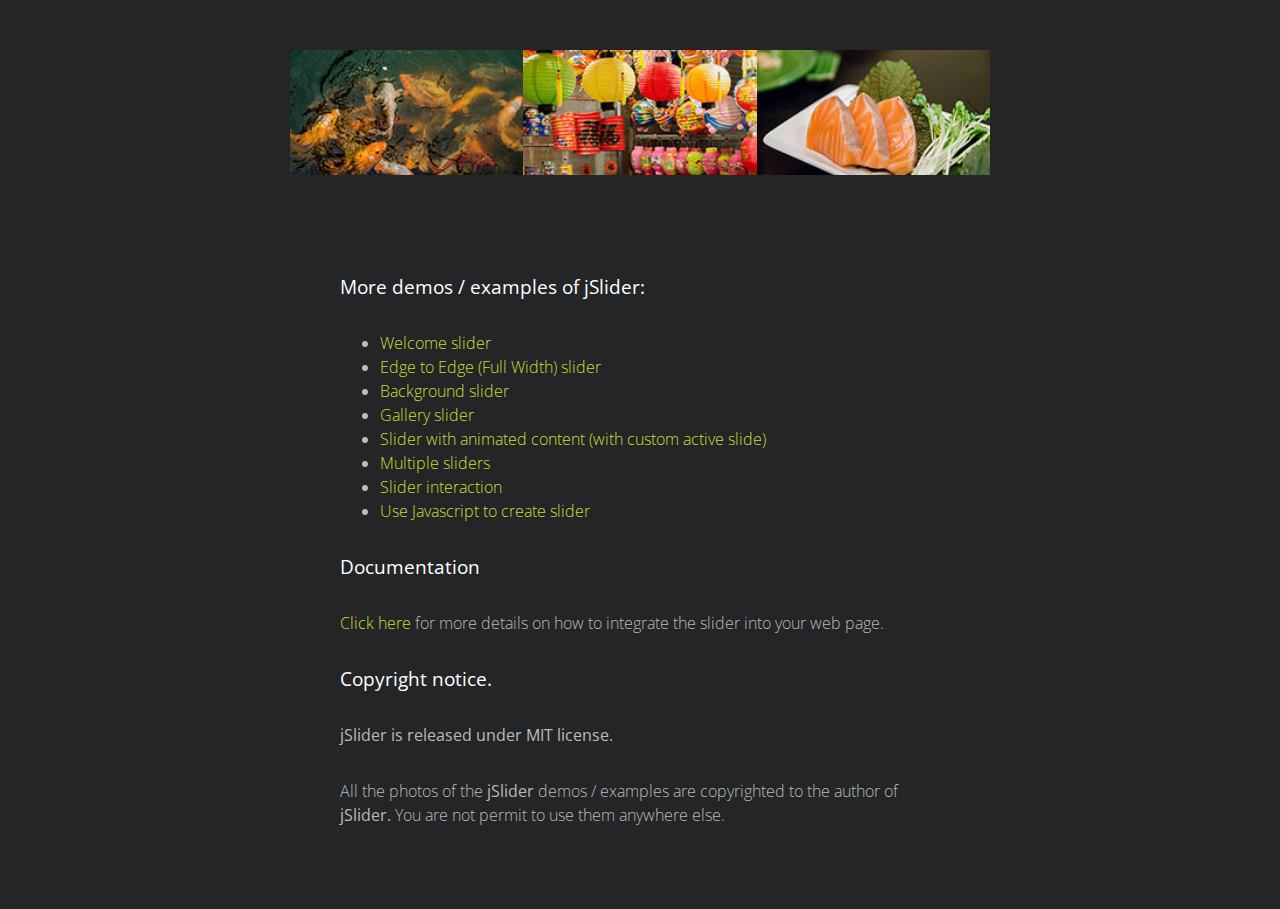
<file: jSlider-master/docs/gallery.html>
<!DOCTYPE html>
<html lang="en">
	<head>
		<meta charset="utf-8">
		<title>jSlider</title>
		<meta name="description" content="jSlider JS example">
		<meta name="viewport" content="width=device-width, initial-scale=1.0">
		<meta http-equiv="X-UA-Compatible" content="IE=edge">
		<meta name="robots" content="index, follow">
		<meta name="revisit-after" content="7 days">
		<meta name="theme-color" content="#225aa5">
		<meta name="theme-color" content="#66cc00">
		<link rel="stylesheet" href="https://fonts.googleapis.com/css?family=Open+Sans:300,400,700">
		<link rel="stylesheet" href="jSlider.min.css">
		<style type="text/css">
			body {
				font: normal normal 300 16px/24px 'Open Sans', sans-serif;
				margin: 0;
				padding: 0;
				color: #bbb;
				background: #232526;
				background: -moz-radial-gradient(center, ellipse cover,  #232526 0%, #232526 100%);
				background: -webkit-radial-gradient(center, ellipse cover,  #232526 0%,#232526 100%);
				background: radial-gradient(ellipse at center,  #232526 0%,#232526 100%);
			}
			div {
				box-sizing: border-box;
			}
			h1, h2, h3, h4, h5, h6, p {
				margin: 0 0 2rem 0;
				padding: 0;
			}
			h1, h2, h3, h4, h5, h6 {
				font-weight: 400;
				color: #fff;
			}
			ul {
				margin-bottom: 2rem;
			}
			a {
				color: #cddc39;
				text-decoration: none;
				transition: all .325s;
			}
			a:hover {
				color: #000;
				background: #cddc39;
			}
			strong {
				font-weight: 400;
			}
			.top {
				width: 714px;
				padding: 75px 0;
				margin: auto;
			}
			.content {
				width: 700px;
				padding: 50px;
				margin: auto;
			}
			.tv {
				width: 100%;
				margin: 0 auto;
				box-shadow: 2px 2px 10px 0 rgba(0, 0, 0, .1);
				border-radius: 7px;
				padding: 7px;
				background: #4c4c4c;
				background: -moz-linear-gradient(-45deg,  #4c4c4c 0%, #595959 12%, #666666 25%, #474747 39%, #2c2c2c 50%, #000000 51%, #111111 60%, #2b2b2b 76%, #1c1c1c 91%, #131313 100%);
				background: -webkit-linear-gradient(-45deg,  #4c4c4c 0%,#595959 12%,#666666 25%,#474747 39%,#2c2c2c 50%,#000000 51%,#111111 60%,#2b2b2b 76%,#1c1c1c 91%,#131313 100%);
				background: linear-gradient(135deg,  #4c4c4c 0%,#595959 12%,#666666 25%,#474747 39%,#2c2c2c 50%,#000000 51%,#111111 60%,#2b2b2b 76%,#1c1c1c 91%,#131313 100%);
			}
			.notes {
				padding: 7px;
			}
			.notes h6 {
				color: #666;
				line-height: 1.3;
				font-weight: 400;
				margin-bottom: 0;
			}
			@media (max-width: 713px) {
				.top {
					width: auto;
					padding-top: 0;
					margin: 0;
				}
				.content {
					width: 100%;
				}
				.tv {
					padding: 0;
				}
			}
			
		</style>
		<style type="text/css">
			#slider1 {
				width: 700px;
				height: 125px;
				margin: 50px auto;
			}		
			#slider1 .slider-slides img {
				width: 100%;
				height: auto;
			}
			#slider1 .navigator span {
				background: none;
			}
			#slider1 .navigator .prev {
				left: -5px;
			}
			#slider1 .navigator .next {
				right: -5px;
			}
			
			/* responsive rules */
			@media (max-width: 759px) {
				#slider1 {
					width: 100%;
					height: 60px;
					margin: 0;
					overflow: hidden;
				}
			}
			
			
		</style>
		<!-- Global site tag (gtag.js) - Google Analytics-->
		<script async src="https://www.googletagmanager.com/gtag/js?id=UA-29804355-4"></script>
		<script>
			window.dataLayer = window.dataLayer || [];
			function gtag(){dataLayer.push(arguments);}
			gtag('js', new Date());
			
			gtag('config', 'UA-29804355-4');
			
		</script>
	</head>
	<body>
		<div class="jSlider" id="slider1" data-group="3" data-indicator="none" data-navigation="always">
			<div><img src="images/photo2_s.jpg" alt="sample photo"></div>
			<div><img src="images/photo3_s.jpg" alt="sample photo"></div>
			<div><img src="images/photo4_s.jpg" alt="sample photo"></div>
			<div><img src="images/photo5_s.jpg" alt="sample photo"></div>
			<div><img src="images/photo6_s.jpg" alt="sample photo"></div>
			<div><img src="images/photo1_s.jpg" alt="sample photo"></div>
			<div><img src="images/photo2_s.jpg" alt="sample photo"></div>
			<div><img src="images/photo3_s.jpg" alt="sample photo"></div>
			<div><img src="images/photo4_s.jpg" alt="sample photo"></div>
			<div><img src="images/photo5_s.jpg" alt="sample photo"></div>
			<div><img src="images/photo6_s.jpg" alt="sample photo"></div>
			<div><img src="images/photo1_s.jpg" alt="sample photo"></div>
			<div><img src="images/photo2_s.jpg" alt="sample photo"></div>
			<div><img src="images/photo3_s.jpg" alt="sample photo"></div>
			<div><img src="images/photo4_s.jpg" alt="sample photo"></div>
			<div><img src="images/photo5_s.jpg" alt="sample photo"></div>
			<div><img src="images/photo6_s.jpg" alt="sample photo"></div>
			<div><img src="images/photo1_s.jpg" alt="sample photo"></div>
		</div>
		<div class="content">
			<h3>More demos / examples of jSlider:</h3>
			<ul>
				<li><a href="index.html">Welcome slider</a></li>
				<li><a href="edge_to_edge.html">Edge to Edge (Full Width) slider</a></li>
				<li><a href="background.html">Background slider</a></li>
				<li><a href="gallery.html">Gallery slider</a></li>
				<li><a href="animated.html">Slider with animated content (with custom active slide)</a></li>
				<li><a href="multiple.html">Multiple sliders</a></li>
				<li><a href="interaction.html">Slider interaction</a></li>
				<li><a href="activate.html">Use Javascript to create slider</a></li>
			</ul>
			<h3>Documentation</h3>
			<p><a href="documentation.html">Click here </a>for more details on how to integrate the slider into your web page.</p>
			<h3>Copyright notice.</h3>
			<p><strong>
					jSlider is released under MIT license.</strong></p>
			<p>All the photos of the <strong>jSlider </strong>demos / examples are copyrighted to the author of <strong>jSlider. </strong>You are not permit to use them anywhere else.</p>
		</div>
		<script src="https://cdnjs.cloudflare.com/ajax/libs/jquery/1.12.4/jquery.min.js" integrity="sha256-ZosEbRLbNQzLpnKIkEdrPv7lOy9C27hHQ+Xp8a4MxAQ=" crossorigin="anonymous"></script>
		<script src="jquery.jSlider.min.js"></script>
	</body>
</html>
</file>
<file: css/nav.css>
/* Overlay style */
.overlay {
	position: fixed;
	width: 100%;
	height: 100%;
	top: 0;
	left: 0;
    background: rgba(67, 68, 68, 0.75);
	z-index:999;
}

/* Overlay closing cross */
.overlay .overlay-close {
    width: 40px;
    height: 40px;
    position: absolute;
    right: 36px;
    top: 36px;
    overflow: hidden;
    border: none;
    background: url(../images/cross.png) no-repeat center center;
    text-indent: 200%;
    color: transparent;
    outline: none;
    z-index: 100;
}

/* Menu style */
.overlay nav {
	text-align: center;
	position: relative;
	top: 50%;
	height: 60%;
	-webkit-transform: translateY(-50%);
	transform: translateY(-50%);
}

.overlay ul {
	list-style: none;
	padding: 0;
	margin: 0 auto;
	display: inline-block;
	height: 100%;
	position: relative;
}

.overlay ul li {
	display: block;
	height: 15%;
	height: calc(100% / 7);
	min-height: 54px;
	-webkit-backface-visibility: hidden;
	backface-visibility: hidden;
}

.overlay ul li a {
    text-decoration: none;
    font-size: 1.3em;
    display: block;
    letter-spacing: 1px;
    color: #fff;
    text-transform: uppercase;
    -webkit-transition: color 0.2s;
    transition: color 0.2s;
}

.overlay ul li a:hover,
.overlay ul li a:focus {
	color: #f0f0f0;
}

/* Effects */
.overlay-boxes {
	visibility: hidden;
	-webkit-transition: visibility 0s 0.8s;
	transition: visibility 0s 0.8s;
}

.overlay-boxes.open {
	visibility: visible;
	-webkit-transition: none;
	transition: none;
}

.overlay-boxes svg {
	position: absolute;
	top: 0;
	left: 0;
}

.overlay-boxes svg path {
	 fill: rgba(2, 12, 12, 0.83);
	display: none;
}

.overlay-boxes nav,
.overlay-boxes .overlay-close {
	opacity: 0;
	-webkit-transition: opacity 0.5s 0.8s;
	transition: opacity 0.5s 0.8s;
}

.overlay-boxes.open nav,
.overlay-boxes.open .overlay-close {
	opacity: 1;
	-webkit-transition-delay: 0.8s;
	transition-delay: 0.8s;
}

.overlay-boxes.close nav,
.overlay-boxes.close .overlay-close {
	-webkit-transition-delay: 0s;
	transition-delay: 0s;
}
@media(max-width: 667px){
	.overlay ul li a {
		font-size: 1.2em;
	}
}
@media screen and (max-height: 30.5em) {
	.overlay nav {
		height: 70%;
		font-size: 34px;
	}
	.overlay ul li {
		min-height: 34px;
	}
}
</file>
<file: css/style.css>
/*--
Author: W3layouts
Author URL: http://w3layouts.com
License: Creative Commons Attribution 3.0 Unported
License URL: http://creativecommons.org/licenses/by/3.0/
--*/
html, body{
    font-size: 100%;
	font-family: 'Ubuntu', sans-serif;
	background:#ffffff;
	margin: 0;
}
p,ul li,ol li{
	margin:0;
	font-size:14px;
}
h1,h2,h3,h4,h5,h6{
	margin:0;
	font-family: 'Roboto', sans-serif;
}
ul,label{
	margin:0;
	padding:0;
}
body a:hover{
	text-decoration:none;
}
input[type="submit"],input[type="reset"],a{
	-webkit-transition: 0.5s ease-in;
    -moz-transition: 0.5s ease-in;
    -ms-transition: 0.5s ease-in;
    -o-transition: 0.5s ease-in;
    transition:0.5s ease-in;
}
img{
	width:100%;
}


/*-- banner --*/
.sub-agile {
    background: #fff;
    padding: 1em 0;
}
.agile1 {
    float: left;
    width: 33.33%;
}
.log-lt {
    float: left;
    width: 33.33%;
    text-align: center;
}
.logo li {
    display: inline-block;
    font-size: 46px;
}
i.glyphicon.glyphicon-book {
    color: #E91E63;
    font-size: 40px;
}
.logo h1 {
    color: #0e51aa;
    font-size: 40px;
    padding-left: 0px;
    text-transform: uppercase;
}
.navbar-default {
    background-color: #fff;
    border-color: transparent;
}

.navbar-right {
    float: none !important;
    text-transform: uppercase;
	background:#fff;
    text-align: center;

}
.navbar-default .navbar-nav > li > a {
    color: #000000;
    font-size: 1em;
    font-weight: 600;
    text-transform: capitalize;
}
.navbar-default .navbar-nav > li > a:hover {
    color: #006cdc;
}
.navbar .container-fluid .navbar-brand {
    margin: 25px 670px;
    font-size: 40px;
	font-weight:900;
}
.navbar{
	margin-bottom:0px;
}
.w3l-info .fa ,.social-icons .fa,.social .fa{
    display: inline-block;
    color: #fff;
    font-size: 2em;
    padding: 0em 0.6em;
    margin-bottom: 20px;
}
.w3l-info .fa-facebook:hover {
    display: inline-block;
    font: normal normal normal 14px/1 FontAwesome;
    font-size: inherit;
    -webkit-font-smoothing: antialiased;
    color: #3b5998;
    font-size: 2em;
	transition:1s all;
	-webkit-transition:1s all;
}
.w3l-info .fa-pinterest-p:hover {
    display: inline-block;
    font: normal normal normal 14px/1 FontAwesome;
    font-size: inherit;
    -webkit-font-smoothing: antialiased;
    color: #bd081c;
    font-size: 2em;
    padding: 0em 0.6em;
	transition:1s all;
	-webkit-transition:1s all;
	-moz-transition:1s all;
}
.w3l-info .fa-google-plus:hover {
    display: inline-block;
    font: normal normal normal 14px/1 FontAwesome;
    font-size: inherit;
    -webkit-font-smoothing: antialiased;
    color: #dd4b39;
    font-size: 2em;
    padding: 0em 0.6em;
	transition:1s all;
	-webkit-transition:1s all;
	-moz-transition:1s all;
}
.w3l-info .fa-twitter:hover {
    display: inline-block;
    font: normal normal normal 14px/1 FontAwesome;
    font-size: inherit;
    -webkit-font-smoothing: antialiased;
    color: #1da1f2;
    font-size: 2em;
    padding: 0em 0.6em;
	transition:1s all;
	-webkit-transition:1s all;
	-moz-transition:1s all;
}
.social-media {
    margin: 5em 0em 2em;
}
.social-media li {
    display: inline-block;
}
.navbar {
    border-radius: 0px;
	-webkit-border-radius: 0px;
	-moz-border-radius: 0px;
	-o-border-radius: 0px;
	-ms-border-radius: 0px;
}
.logo a {
    color: #fff;
    border: 9px solid #fff;
    padding: 0.5em;
    font-weight: 600;
    font-size: 2em;
}
.navbar-nav > li {
    float: none;
    display: inline-block;
    text-align: center;
}
.w3l-banner {
    background: url(../images/bg.jpg) no-repeat 0px 0px;
    background-size: cover;
    -webkit-background-size: cover;
    -moz-background-size: cover;
    -o-background-size: cover;
    -ms-background-size: cover;
}
.w3l-banner1 {
   background: url(../images/bg.jpg) no-repeat 0px 0px;
    background-size: cover;
    -webkit-background-size: cover;
    -moz-background-size: cover;
    -o-background-size: cover;
    -ms-background-size: cover;
}
.banner-dott {
    background: url(../images/dott.png)repeat 0px 0px;
    background-size: 2px;
    -webkit-background-size: 2px;
    -moz-background-size: 2px;
    -o-background-size: 2px;
    -ms-background-size: 2px;
}
.banner-dott1 {
    background: url(../images/dott.png)repeat 0px 0px;
    background-size: 2px;
    -webkit-background-size: 2px;
    -moz-background-size: 2px;
    -o-background-size: 2px;
    -ms-background-size: 2px;
	min-height: 300px;
}
.banner-dott1,.w3l-banner1{
    min-height: 300px;
}
.w3l-info {
	text-align: center;
}
.w3l-info h2,.w3l-info h3{
    font-size: 3em;
    color: #fff;
    text-transform: capitalize;
	line-height:1.4em;
	letter-spacing:2px;
    margin-bottom: 0px;
	font-weight:600;
}
.w3l-info p {
    color: #fff;
    font-size: 1em;
    line-height: 1.8em;
    letter-spacing: 1px;
    margin: .5em auto;
    font-weight: 400;
    text-transform:capitalize;
}
.w3l-info h6 {
    color: #fff;
    font-size: 1.2em;
    line-height: 1.8em;
    letter-spacing: 1px;
    margin: 0.5em auto 1.5em;
    font-weight: 400;
    text-transform: capitalize;
}
.grid1 {
    padding: 20px 10px;
    transition: 0.5s all;
}
.gd_tp {
    width: 80%;
    margin: 0 auto;
}
.agileinfo-news-button a {
    padding: 8px 20px;
    color: #ffffff;
    font-size: 15px;
    text-decoration: none;
    outline: none;
}
.hvr-shutter-in-horizontal {
    display: inline-block;
    vertical-align: middle;
    -webkit-transform: translateZ(0);
    transform: translateZ(0);
    box-shadow: 0 0 1px rgba(0, 0, 0, 0);
    -webkit-backface-visibility: hidden;
    backface-visibility: hidden;
    -moz-osx-font-smoothing: grayscale;
    position: relative;
    background: #f99104;
    -webkit-transition-property: color;
    /* transition-property: color; */
    /* -webkit-transition-duration: 0.3s; */
    /* transition-duration: 0.3s; */
}
.agileinfo-news-button {
    margin-top: 35px;
}
/* //banner */
/*--search--*/
.number{
	float:right;
}
.number p {
    display: inline;
    padding: 22px 22px;
    font-size: 20px;
    border-left: 1px solid #698790;
    line-height: 56px;
    color: #698790;
}
.number i.fa {
    font-size: 26px;
    line-height: 60px;
    color: #e91e63;
    cursor: pointer;
}
.sb-search {
	position: absolute;
    right: 0%;
	top:0px;
	width: 0%;
	min-width:42px;
	margin-top:5px;
	height:40px;
	float: right;
	overflow: hidden;
	-webkit-transition: width 0.3s;
	-moz-transition: width 0.3s;
	transition: width 0.3s;
	-webkit-backface-visibility: hidden;
}
.sb-search-input {
	position: absolute;
	top: 0;
	right: 3px;
	border: none;
	outline: none;
	background:#698790;
	width: 68%;
	height: 35px;
	margin: 0;
	z-index: 10;
	padding: 5px 15px;
	font-size: 15px;
	color: #ffffff;
	border-radius:50px;
}
.sb-search-input::-webkit-input-placeholder {
	color: #ffffff;
}
.sb-search-input:-moz-placeholder {
	color: #ffffff;
}
.sb-search-input::-moz-placeholder {
	color: #efb480;
}
.sb-search-input:-ms-input-placeholder {
	color: #ffffff;
}
.sb-icon-search,.sb-search-submit  {
	width:30px;
	height:40px;
	display: block;
	position: absolute;
	right: 0;
	top: 0%;
	padding: 0;
	margin: 0;
	line-height:71px;
	text-align: center;
	cursor: pointer;
}
.sb-search-submit {
	background: url('../images/search.png') no-repeat -3px 10px;
	-ms-filter: "progid:DXImageTransform.Microsoft.Alpha(Opacity=0)"; /* IE 8 */
    filter: alpha(opacity=0); /* IE 5-7 */
    color: transparent;
	border: none;
	outline: none;
	z-index: -1;
	-webkit-appearance: none;
}
.sb-icon-search {
    background: #698790 url(../images/search.png) no-repeat 3px 10px;
    background-size: 28px;
    z-index: 90;
    width: 35px;
    height: 35px;
    border-radius: 50px;
}
/* Open state */
.sb-search.sb-search-open,.no-js .sb-search {
	width:72%;
}
.sb-search.sb-search-open .sb-icon-search,.no-js .sb-search .sb-icon-search {
	background:  url('../images/search.png') no-repeat 3px 10px;
	color: #fff;
	z-index: 11;
}
.sb-search.sb-search-open .sb-search-submit,.no-js .sb-search .sb-search-submit {
	z-index: 90;
}
/*--//search--*/
/* -- TOP HEADER */
.top-middle li {
    display: inline-block;
}
.top .top-middle, .top .top-right {
    padding: 0px;
}
.top .top-left {
    padding: 4px 0 0;
    text-align: left;
}
.top-left li {
    display: inline-block;
	color:#909090;
    margin-right: 2em;
    letter-spacing: 1px;
}
.top-left li a{
	color:#909090;
}
.top {
    padding: 10px 0;
    background: #191826;
}
.top-middle {
    text-align: right;
}
.top-left p{
	color:#fff;
    font-size: 16px;
    margin-top: 3px;
}
.top-left i.fa {
    margin-right: 2px;
    color: #909090;
    font-size: 20px;
}

.top-middle li {
    margin-left: 15px;
}
.top-middle .fa-facebook {
    font-size: 16px;
    text-align: center;
    line-height: 29px;
    width: 30px;
    height: 30px;
}
.top-middle .fa-facebook:hover {
    background: #527dbd;
    color: #ececec;
    border: 1px solid #527dbd;
}

.top-middle .fa-wechat:hover {
    background: #19c20d;
    color: #ececec;
    border: 1px solid #19c20d;
}

.top-middle .fa-book {
    font-size: 16px;
    text-align: center;
    line-height: 29px;
    width: 30px;
    height: 30px;
}

.top-middle .fa-wechat {
    font-size: 16px;
    text-align: center;
    line-height: 29px;
    width: 30px;
    height: 30px;
}

.top-middle .fa-book:hover {
    background: #1da1f2;
    color: #ececec;
    border: 1px solid #1da1f2;
}
.top-middle .fa-google-plus {
    font-size: 16px;
    text-align: center;
    line-height: 29px;
    width: 30px;
    height: 30px;
}
.top-middle .fa-google-plus:hover {
    background: #dd4b39;
    color: #ececec;
    border: 1px solid #dd4b39;
}
.top-middle .fa-linkedin {
    font-size: 16px;
    text-align: center;
    line-height: 29px;
    width: 30px;
    height: 30px;
}
.top-middle .fa-linkedin:hover {
    background: #0077b5;
    color: #ececec;
    border: 1px solid #0077b5;
}
.top-middle i.fa {
    border: 1px solid #909090;
    color: #909090;
	transition: 0.5s all;
	-webkit-transition: 0.5s all;
	-moz-transition: 0.5s all;
	-o-transition: 0.5s all;
	-ms-transition: 0.5s all;
}
/* -- //TOP HEADER */
.se-rht {
    position: relative;
}
/*-- Top-Bar --*/
.top-bar {
    background: #fff;
    padding: 10px 0;
}
/*-- navigation section --*/
div p button {
    /* z-index: 999; */
    border: none;
    background: none;
    font-size: 26px;
    padding: 0;
    margin-top: 3px;
}
/*-- //navigation section --*/
/* ---- particles.js container ---- */
#particles-js{
  width: 100%;
  background-image: url('');
  background-size: cover;
  background-position: 50% 50%;
  background-repeat: no-repeat;
}
canvas.particles-js-canvas-el{
    height:540px!important;
}
/*--//parallax-js--*/
/*--//stats-section--*/
/* About */
.about-3 {
    padding: 5em 0;
}
h3.center {
    text-align: center;
    font-weight: 700;
    font-size: 35px;
    text-transform: uppercase;
    margin-bottom: 30px;
    text-shadow: 0 2px 2px rgba(0,0,0,.6);
	    letter-spacing: 2px;
}
h3.center:after {
    border-top: 2px solid #FF5722;
    display: block;
    width: 100px;
    content: "";
    margin: 10px auto 0;
}
.d-flex {
  display: -ms-flexbox;
  display: flex;
  display: -webkit-box;
	display: -moz-box;
	display: -ms-flexbox;
	display: -webkit-flex;
  -ms-flex-wrap: wrap;
      flex-wrap: wrap;
}
.about1, .about2 {
    flex: 1;
	  -ms-flex: 1;
}
.about1 {
    padding-right: 15px;
}
.about1 h4 {
    font-size: 35px;
    text-transform: capitalize;
    margin-bottom: 20px;
    color: #0e51aa;
}
.about1 p {
    color: #999;
    font-size: 15px;
    line-height: 1.8em;
}
ul.about-list li {
    margin: 20px 0px;
    display: block;
}
ul.about-list li span.fa {
    font-size: 50px;
	    height: 80px;
    width: 80px;
    vertical-align: top;
	color: #08f3d4;
}
.in-block {
    display: inline-block;
    width: calc( 100% - 100px);
}
.in-block h5 {
    font-weight: 600;
    text-transform: capitalize;
    font-size: 22px;
    margin-bottom: 10px;
    letter-spacing: 1px;
    color: #191826;
}
.about2 {
    background: url(../images/g1.jpg) no-repeat;
    background-size: cover;
    background-position: center;
    /* background-attachment: fixed; */
}
/* //About */
.heading-agileinfo {
    font-weight: 600;
    letter-spacing: .5px;
    font-size: 40px;
    margin-bottom: 2.5em;
    text-align: center;
    color: #006cdc;
    text-transform: uppercase;
    position: relative;
    margin-top: 0;
}
.heading-agileinfo span {
    display: block;
    font-size: 17px!important;
    margin-top: 1em;
    letter-spacing: 4px;
    text-transform: capitalize;
    color: #888888;
    font-weight: 500;
}
.heading-agileinfo span:after {
    content: '';
    background: #212121;
    height: 2px;
    width: 70px;
    position: absolute;
    top: 132%;
    right: 47%;
}
span.nnn {
    color: #fff;
}
/*--stats--*/
.stats-agileits {
    background: url(../images/bg3.jpg) no-repeat 0px 0px;
    background-attachment: fixed;
    background-size: cover;
    -webkit-background-size: cover;
    -o-background-size: cover;
    -ms-background-size: cover;
    -moz-background-size: cover;
    padding: 5em 0;
}
.stats-grid {
    text-align: center;
}
.numscroller {
    font-size: 40px;
    font-weight: 500;
    margin: 12px 0 25px;
    color: #006cdc;
    position: relative;
}
.numscroller:after {
    position: absolute;
    content: " ";
    width: 55px;
    height: 2px;
    background: #006cdc;
    display: block;
    bottom: -8px;
    left: 39%;
}
.stats-grid h4 {
    font-size: 22px;
    font-weight: 700;
    color: #ffffff;
    letter-spacing: 1px;
}
.stat-info-w3ls i {
    color: #fff;
    font-size: 50px;
    margin-bottom: 10px;
}
/*-- //Stats --*/
/*-- testimonials --*/
.tex-t {
    float: right;
    padding: 3em 2em 0;
}
.w3_agile_testimonials_grid_left img {
    border-radius: 50%;
}
.tex-t h4 {
    color: #006cdc;
    font-size: 22px;
}
.agile_testimonials_grid p {
    color: #777;
    line-height: 2em;
    margin-bottom: 1em;
	text-align:left;
	letter-spacing:1px;
	font-size:15px;
}
.w3_agile_testimonials_grid_right {
    text-align: left;
    float: left;
    width: 94%;
    padding: 1em 4em;
    border: 1px solid #006cdc;
    position: relative;
}
.test-tooltip:before {
	content: '';
	position: absolute;
	left: -17px;
	top: 38%;
	border-left: 10px solid transparent;
	border-right: 10px solid transparent;
	border-bottom: 14px solid#006cdc;
	transform: rotate(-90deg);
	-webkit-transform: rotate(-90deg);
	-moz-transform: rotate(-90deg);
	-o-transform: rotate(-90deg);
	-ms-transform: rotate(-90deg);
}
.test-tooltip1:after {
    content: '';
    position: absolute;
    left: 7%;
    bottom: -11%;
    border-left: 10px solid transparent;
    border-right: 10px solid transparent;
    border-bottom: 14px solid#006cdc;
    transform: rotate(90deg);
    -webkit-transform: rotate(178deg);
    -moz-transform: rotate(90deg);
    -o-transform: rotate(90deg);
    -ms-transform: rotate(90deg);
}
.w3_agile_testimonials_grid_left {
    margin-top: 0em;
    float: left;
}
.w3_agile_testimonials_grid {
    float: left;
    padding: 2em 0em 0;
}
.w3_agile_testimonials_grid_right h4 {
    font-size: 20px;
    color: #000;
    text-transform: uppercase;
    font-weight: 600;
    letter-spacing: 2px;
}
.w3_agile_testimonials_grid_right h5{
	font-size:14px;
	color:#87b200;
}
.agile_testimonials_grids {
    margin: 4em 0 2em;
}
/*--flexisel--*/
.flex-slider{	
	background:#222227;
	padding: 70px 0 165px 0;
}
#flexiselDemo1 {
	display: none;
}
.nbs-flexisel-container {
	position: relative;
	max-width: 100%;
}
.nbs-flexisel-ul {
	position: relative;
	width: 9999px;
	margin: 0px;
	padding: 0px;
	list-style-type: none;
}
.nbs-flexisel-inner {
	overflow: hidden;
	margin: 0px auto;
	padding:0em 0 0;
}
.nbs-flexisel-item {
	float: left;
	margin: 0;
	padding: 0px;
	position: relative;
	line-height: 35px;
}
.nbs-flexisel-item > img {
	cursor: pointer;
	position: relative;
}
/*---- Nav ---*/
.nbs-flexisel-nav-left, .nbs-flexisel-nav-right {
    width: 40px;
    height: 40px;
    position: absolute;
    cursor: pointer;
    z-index: 100;
    background: url(../images/right1.png) no-repeat 8px 13px #006cdc;
    top: 18% !important;
}
.nbs-flexisel-nav-left {
	left:0%;
}
.nbs-flexisel-nav-right {
	right:3%;
    background:url(../images/left1.png) no-repeat 8px 13px #006cdc;
}
/*--//flexisel--*/
.agile_testimonials_grid {
    margin: 0 0em 2em;
}
.port {
    font-size: 14px;
    letter-spacing: 1px;
    color: #000;
    padding: 0px 19em;
    line-height: 2em;
    text-align: center;
}
.ser-info{color:#fff;}
/*-- //testimonials --*/
.testimonials {
    padding: 5em 0;
}
/*-- wthree-mid --*/
.wthree-mid {
    background: url(../images/bg2.jpg) no-repeat 0px 0px;
    background-size: cover;
	padding:5em 0;
	text-align:center;
	background-attachment:fixed;
}
.wthree-mid h3 {
    font-size: 34px;
    color: #fff;
    text-transform: uppercase;
    letter-spacing: 2px;
    font-weight: 600;
}
.wthree-mid p {
    color: #ffffff;
    text-align: center;
    line-height: 28px;
    width: 63%;
    margin: 30px auto;
    font-size: 17px;
    padding: 20px 0;
    border-top: 1px solid #8d8d8d;
}
.botton a {
    background: #006cdc;
    color: #fff;
    display: inline-block;
    letter-spacing: 3px;
    font-weight: 400;
    font-size: 15px;
    padding: 10px 25px;
    cursor: pointer;
    text-decoration: none;
    margin-top: 1em;
    border: 2px solid transparent;
}
.botton a:hover {
    color: #fff;
    background: transparent;
    border-color: #fff;
}
/*-- //wthree-mid --*/
/*-- news --*/ 
.news {
    padding: 5em 0;
}
.news-agileinfo {
    margin-top: 5em;
}
.wthree-news-grids {
    margin-top: 5em;
}
.datew3-agileits-info {
    padding-left: 2em;
} 
.datew3-agileits img.img-responsive {
    -webkit-transition: .5s all;
    -moz-transition: .5s all;
    transition: .5s all;
    overflow: hidden;
    border: solid #dedede;
}
.datew3-agileits-info h5 {
    margin: 0;
}
.datew3-agileits-info h5 a {
    color: #000;
    text-decoration: none;
    font-size: 1.4em;
    text-transform: uppercase;
    font-weight: 600;
	    letter-spacing: 1px;
}
.datew3-agileits-info h5 a:hover {
    color:#006cdc ;
}
.datew3-agileits-info h6 {
    font-size: 1em;
    color: #006cdc;
    font-weight: 600;
    margin: 1em 0;
    letter-spacing: 1px;
}
.datew3-agileits-info p {
    margin: 1em 0 0;
    color: #999999;
    font-size: 15px;
    line-height: 1.8em;
	letter-spacing:1px;
}
.datew3-agileits.datew3-agileits-fltrt {
    float: right;
}
.news-right h4 {
    color: #000;
    font-size: 2em;
    margin: 0;
}
.news-right {
    padding-left: 4em;
}
.achievesw3-agile {
	background:#97f302;
    padding: 1em;
    display: inline-block;
    margin: 2em 0 0 0;
}
.achievesw3-agile ul{
	padding:0;
	margin:0;
}
.achievesw3-agile ul li {
    display: block;
    margin: 1.3em 1em;
}
.achievesw3-agile ul li a{
    font-size: 1em;
    color: #fff;
    transition: .5s all;
	-webkit-transition: .5s all;
    -moz-transition: .5s all;
	-ms-transition: .5s all;
	-o-transition: .5s all;
    text-decoration: none;
}
.achievesw3-agile ul li a:hover{ 
	color:#000;
}
.achievesw3-agile ul li a i.fa {
    margin-right: 0.8em;
}
/*-- //news --*/
/*-- footer --*/

.footer_top_agileits {
	background: #141415;
	padding: 4em 0;
}

.footer_bottom1 a {
	display: inline-block;
}
.footer_w3ls {
    background: #0f0f10;
    text-align: center;
    padding: 1em 0;
}
ul.tag2:last-child {
	margin: 0;
}

.footer_bottom_grid:nth-child(2) {
	float: right;
	text-align: right;
}

.footer_bottom {
	padding: 2em 0;
}

.index-copy-right {
	background: transparent;
}

.footer_bottom h6 {
	color: #ffffff;
	font-size: 1.4em;
	letter-spacing: 1px;
	margin-bottom: 1em;
	text-transform: uppercase;
	font-weight: 700;
}

.footer_bottom1 p {
	color: #fff;
	font-size: 14px;
	letter-spacing: 2px;
	margin-top: 0em;
}

.footer_bottom1 p a {
	color: #006cdc;
	transition: .5s ease-in;
	-webkit-transition: .5s ease-in;
	-moz-transition: .5s ease-in;
	-o-transition: .5s ease-in;
	-ms-transition: .5s ease-in;
}

.footer_bottom1 p a:hover {
	color: #fff;
	transition: .5s ease-in;
	-webkit-transition: .5s ease-in;
	-moz-transition: .5s ease-in;
	-o-transition: .5s ease-in;
	-ms-transition: .5s ease-in;
}

.social ul {
	padding: 0;
	margin: 0;
}

.social ul li {
	display: inline-block;
}

.social ul li a {
	color: #333;
	text-align: center;
}

.social ul li a i.fa.fa-facebook {
	height: 32px;
	width: 32px;
	line-height: 32px;
	background: #FFFFFF;
	color: #3b5998;
	transition: 0.5s all;
	-webkit-transition: 0.5s all;
	-moz-transition: 0.5s all;
	-o-transition: 0.5s all;
	-ms-transition: 0.5s all;
}

.social ul li a i.fa.fa-facebook:hover {
	height: 32px;
	width: 32px;
	line-height: 32px;
	background: #3b5998;
	color: #FFFFFF;
}

.social ul li a i.fa.fa-twitter {
	height: 32px;
	width: 32px;
	line-height: 32px;
	background: #FFFFFF;
	color: #1da1f2;
	transition: 0.5s all;
	-webkit-transition: 0.5s all;
	-moz-transition: 0.5s all;
	-o-transition: 0.5s all;
	-ms-transition: 0.5s all;
}

.social ul li a i.fa.fa-twitter:hover {
	height: 32px;
	width: 32px;
	line-height: 32px;
	background: #1da1f2;
	color: #FFFFFF;
}

.social ul li a i.fa.fa-rss {
	height: 32px;
	width: 32px;
	line-height: 32px;
	background: #FFFFFF;
	color: #f26522;
	transition: 0.5s all;
	-webkit-transition: 0.5s all;
	-moz-transition: 0.5s all;
	-o-transition: 0.5s all;
	-ms-transition: 0.5s all;
}

.social ul li a i.fa.fa-rss:hover {
	height: 32px;
	width: 32px;
	line-height: 32px;
	background: #f26522;
	color: #FFFFFF;
}

.footer_bottom1 label {
	color: #006cdc;
	display: block;
	font-size: 0.3em;
	letter-spacing: 3px;
}

.footer_bottom1 h2 {
	font-size: 2.2em;
	text-transform: uppercase;
	text-shadow: 0 1px 2px rgba(0, 0, 0, 0.29);
	color: #fff;
	font-weight: 700;
}

.footer_grid h3, .footer_grid_left h3 {
    font-size: 1.5em;
    color: #fff;
    position: relative;
    margin-bottom: 1.5em;
    font-weight: 600;
    letter-spacing: 1px;
}

.footer_grid_left h3 {
	margin: 0;
}

.footer_grid p {
	color: #8b8b96;
	line-height: 2em;
	margin-bottom: 2em;
}

.footer_grid_list li,
.address li {
	display: block;
	margin-bottom: 1em;
}

.footer_grid_list li i {
	color: #006cdc;
	padding-right: 1em;
}

.footer_grid_list li a {
	color: #8b8b96;
	text-decoration: none;
	line-height: 1.5em;
	letter-spacing: 1px;
	font-size: 0.9em;
}

.footer_grid_list li a:hover {
	color: #fff;
}

.footer_grid_list li:last-child,
.address li:last-child {
	margin-bottom: 0;
}

.address li {
	color: #8b8b96;
}

.address li i {
	margin-right: 1.5em;
	color: #fff;
	width: 32px;
	height: 32px;
	text-align: center;
	line-height: 30px;
	border: 1px solid #4b4b50;
}

.address li span {
	display: block;
	margin-left: 4em;
	letter-spacing: 1px;
	font-size: 0.9em;
}

.address li a {
	color: #a8aeb3;
	text-decoration: none;
}

.address li a:hover {
	color: #fff;
	text-decoration: none;
}

.footer_grids {
	margin: 3em 0 0 0;
}

.footer_grid_right input[type="email"] {
	outline: none;
	padding: 14px;
	background: #fff;
	font-size: 0.9em;
	color: #888;
	width: 70%;
	margin-right: 1em;
	border: none;
	letter-spacing: 2px;
}

.footer_grid_right input[type="email"]::-webkit-input-placeholder {
	color: #999!important;
}

.footer_grid_right input[type="submit"] {
	outline: none;
	padding: 12px 0;
	background: #006cdc;
	font-size: 1em;
	color: #fff;
	width: 20%;
	border: none;
	text-transform: uppercase;
	letter-spacing: 1px;
}

.footer_grid_right input[type="submit"]:hover {
	background: #1d71c7;
}

ul.social-icons3.two li a {
	text-align: center;
}
/*-- //footer --*/
h4.modal-title {
    color: #006cdc;
    font-size: 29px;
    text-transform: uppercase;
    font-weight: 600;
}
.agileits-w3layouts-info p {
    font-size: 14px;
    color: #777;
    line-height: 1.8em;
    padding: 20px 0;
}
/*-- portfolio --*/
.w3ls_portfolio_grids{
	padding-top:1em;
}
/*-- offer-bottom --*/
.w3l_services_footer_top_right_main:nth-child(2) {
    margin: 3em 0;
}
.w3l_services_footer_top_left img {
    margin: 0 auto;
}
.w3l_services_footer_top_right_main_l{
	float:left;
}
.w3l_services_footer_top_right_main_l h3{
	font-size: 1.2em;
    color: #ff464f;
    padding-right: 2em;
    border-right: 1px solid #212121;
    margin: 1.8em 0 0;
}
.w3l_services_footer_top_right_main_l1{
	float:left;
	margin:0 4em;
}
.w3ls_service_icon{
	width: 70px;
    height: 70px;
    border: 2px solid #0accff;
    border-radius: 40px;
    text-align: center;
}
.w3ls_service_icon i{
	font-size: 2em;
    color: #0accff;
    padding-top: .5em;
}
.w3l_services_footer_top_right_main_r{
	float:right;
	width: 50%;
}
.w3l_services_footer_top_right_main_r a{
	font-size: 1em;
    color: #212121;
    text-decoration: none;
    text-transform: uppercase;
    letter-spacing: 3px;
    font-weight: 600;
}
.w3l_services_footer_top_right_main_r a:hover{
    color: #0accff;
}
.w3l_services_footer_top_right_main_r p{
	margin:1em 0 0;
	color:#999;
	line-height:2em;
}
.agileits_portfolio_sub_grid {
    background: #0accff;
}
.w3_agile_portfolio_grid1{
	margin-top:2em;
	overflow: hidden;
}
.agileits_portfolio_sub_grid .w3layouts_port_head {
    content: '';
    z-index: 1;
    position: absolute;
    left: 49%;
    top: 50%;
    -webkit-transform: translateX(-50%) translateY(-50%);
    -moz-transform: translateX(-50%) translateY(-50%);
    transform: translateX(-50%) translateY(-50%);
    opacity: 0;
    filter: alpha(opacity=0);
    margin-top: 100px;
    -webkit-transition: all ease .3s;
    -moz-transition: all ease .3s;
    -ms-transition: all ease .3s;
    -o-transition: all ease .3s;
    transition: all ease .3s;
}
.w3_agile_portfolio_grid1:hover .agileits_w3layouts_team_grid img {
    opacity: 0.8;
}
.w3_agile_portfolio_grid1:hover .agileits_w3layouts_team_grid .w3layouts_port_head {
    opacity: 1;
    filter: alpha(opacity=100);
    margin-top: 0;
}
.w3layouts_port_head h3{
	font-size: 1em;
    letter-spacing: 5px;
    color: #fff;
    text-transform: uppercase;
    padding: 0.5em 0em;
}
.w3_agile_portfolio_grid1{
	position:relative;
}
/*-- //offer-bottom --*/
.banner-bottom {
    padding: 5em 0;
}
/*-- //portfolio --*/
/*-- contact us --*/
.mail{
	 padding: 5em 0;
}
.agileits_mail_grid_left input[type="text"], .agileits_mail_grid_left input[type="email"], .agileits_mail_grid_left textarea {
    outline: none;
    background: #f5f5f5;
    border: 1px solid #E8E8E8;
    color: #212121;
    padding: 10px;
    font-size: 14px;
    width: 100%;
    margin-bottom: 3em;
}
.agileits_mail_grid_left textarea {
    min-height: 150px;
}
.agileits_mail_grid_left input[type="submit"] {
    font-size: 1em;
    padding: 0.8em;
    display: block;
    margin-top: 1em;
    outline: none;
    background: #212121;
    color: #fff;
    border: none;
    width: 34%;
    transition: 0.5s all;
    -webkit-transition: 0.5s all;
    -moz-transition: 0.5s all;
    -o-transition: 0.5s all;
    -ms-transition: 0.5s all;
}
.agileits_mail_grid_left input[type="submit"]:hover {
    background: #006cdc;
}
.agileits_mail_grid_left h4 {
    font-size: 1.2em;
    color: #006cdc;
    margin-bottom: 1em;
}
.agileits_mail_grids {
    margin-top: 5em;
}
.left-agileits ul li {
    list-style-type: none;
    margin-bottom: 1em;
    font-size: 14px;
    line-height: 1.8em;
    color: #212121;
    padding-left: 1em;
}
.left-agileits ul li span {
    left: -1em;
}
.left-agileits li span {
    color: #006cdc;
}
.left-agileits h3 {
    font-size: 26px;
    font-weight: 600;
    color: #212121;
    text-transform: uppercase;
    letter-spacing: 2px;
    margin-bottom: 1em;
}
.agileits_mail_grid_right {
    padding-left: 40px;
}
.left-agileits {
    margin-top: 30px;
}
.agile-map iframe {
    min-height: 370px;
}
/*-- contact us --*/
/*-- icons --*/
.codes a {
    color: #999;
}
.icon-box {
    padding: 8px 15px;
    background:rgba(149, 149, 149, 0.18);
    margin: 1em 0 1em 0;
    border: 5px solid #ffffff;
    text-align: left;
    -moz-box-sizing: border-box;
    -webkit-box-sizing: border-box;
    box-sizing: border-box;
    font-size: 13px;
    transition: 0.5s all;
    -webkit-transition: 0.5s all;
    -o-transition: 0.5s all;
    -ms-transition: 0.5s all;
    -moz-transition: 0.5s all;
    cursor: pointer;
} 
.icon-box:hover {
    background: #000;
	transition:0.5s all;
	-webkit-transition:0.5s all;
	-o-transition:0.5s all;
	-ms-transition:0.5s all;
	-moz-transition:0.5s all;
}
.icon-box:hover i.fa {
	color:#fff !important;
}
.icon-box:hover a.agile-icon {
	color:#fff !important;
}
.codes .bs-glyphicons li {
    float: left;
    width: 12.5%;
    height: 115px;
    padding: 10px; 
    line-height: 1.4;
    text-align: center;  
    font-size: 12px;
    list-style-type: none;	
}
.codes .bs-glyphicons .glyphicon {
    margin-top: 5px;
    margin-bottom: 10px;
    font-size: 24px;
}
.codes .glyphicon {
    position: relative;
    top: 1px;
    display: inline-block;
    font-family: 'Glyphicons Halflings';
    font-style: normal;
    font-weight: 400;
    line-height: 1;
    -webkit-font-smoothing: antialiased;
    -moz-osx-font-smoothing: grayscale;
	color: #777;
} 
.codes .bs-glyphicons .glyphicon-class {
    display: block;
    text-align: center;
    word-wrap: break-word;
}
h3.icon-subheading {
    font-size: 28px;
    color: #006cdc !important;
    margin: 30px 0 15px;
    font-weight: 700;
    letter-spacing: 2px;
}
h3.agileits-icons-title {
    text-align: center;
    font-size: 33px;
    color: #222222;
    font-weight: 700;
    letter-spacing: 2px;
}
.icons a {
    color: #999;
}
.icon-box i {
    margin-right: 10px !important;
    font-size: 20px !important;
    color: #282a2b !important;
}
.bs-glyphicons li {
    float: left;
    width: 18%;
    height: 115px;
    padding: 10px;
    line-height: 1.4;
    text-align: center;
    font-size: 12px;
    list-style-type: none;
    background:rgba(149, 149, 149, 0.18);
    margin: 1%;
}
.bs-glyphicons .glyphicon {
    margin-top: 5px;
    margin-bottom: 10px;
    font-size: 24px;
	color: #282a2b;
}
.glyphicon {
    position: relative;
    top: 1px;
    display: inline-block;
    font-family: 'Glyphicons Halflings';
    font-style: normal;
    font-weight: 400;
    line-height: 1;
    -webkit-font-smoothing: antialiased;
    -moz-osx-font-smoothing: grayscale;
	color: #777;
} 
.bs-glyphicons .glyphicon-class {
    display: block;
    text-align: center;
    word-wrap: break-word;
	    color: #777;
}
@media (max-width:991px){
	h3.agileits-icons-title {
		font-size: 28px;
	}
	h3.icon-subheading {
		font-size: 22px;
	}
}
@media (max-width:768px){

	h3.agileits-icons-title {
		font-size: 28px;
	}
	h3.icon-subheading {
		font-size: 25px;
	}
	.row {
		margin-right: 0;
		margin-left: 0;
	}
	.icon-box {
		margin: 0;
	}
}
@media (max-width: 640px){
	.icon-box {
		float: left;
		width: 50%;
	}
}
@media (max-width: 480px){
	.bs-glyphicons li {
		width: 31%;
	}
}
@media (max-width: 414px){
	h3.agileits-icons-title {
		font-size: 23px;
	}
	h3.icon-subheading {
		font-size: 22px;
	}
	.bs-glyphicons li {
		width: 31.33%;
	}
}
@media (max-width: 384px){
	.icon-box {
		float: none;
		width: 100%;
	}
}
/*-- //icons --*/
.w3_wthree_agileits_icons.main-grid-border {
    padding: 5em 0;
}
/*--Typography--*/
.well {
    font-weight: 300;
    font-size: 14px;
}
.list-group-item {
    font-weight: 300;
    font-size: 14px;
}
li.list-group-item1 {
    font-size: 14px;
    font-weight: 300;
}
.typo p {
    font-size: 14px;
    font-weight: 300;
}
.show-grid [class^=col-] {
    background: #fff;
	text-align: center;
	margin-bottom: 10px;
	line-height: 2em;
	border: 10px solid #f0f0f0;
}
.show-grid [class*="col-"]:hover {
	background: #e0e0e0;
}
.grid_3{
	margin-bottom:2em;
}
.xs h3, h3.m_1{
	color:#000;
	font-size:1.7em;
	font-weight:300;
	margin-bottom: 1em;
}
.grid_3 p{
	color: #999;
	font-size: 0.85em;
	margin-bottom: 1em;
	font-weight: 300;
}
.grid_4{
	background:none;
	margin-top:50px;
}
.label {
	font-weight: 300 !important;
	border-radius:4px;
}  
.grid_5{
	background:none;
	padding:2em 0;
}
.grid_5 h3, .grid_5 h2, .grid_5 h1, .grid_5 h4, .grid_5 h5, h3.hdg, h3.bars {
    margin-bottom: 1em;
    color: #006cdc;
    font-weight: 700;
    font-size: 30px;
    letter-spacing: 2px;
}
.table > thead > tr > th, .table > tbody > tr > th, .table > tfoot > tr > th, .table > thead > tr > td, .table > tbody > tr > td, .table > tfoot > tr > td {
	border-top: none !important;
}
.tab-content > .active {
	display: block;
	visibility: visible;
}
.pagination > .active > a, .pagination > .active > span, .pagination > .active > a:hover, .pagination > .active > span:hover, .pagination > .active > a:focus, .pagination > .active > span:focus {
	z-index: 0;
}
.badge-primary {
	background-color: #03a9f4;
}
.badge-success {
	background-color: #fb5710;
}
.badge-warning {
	background-color: #ffc107;
}
.badge-danger {
	background-color: #e51c23;
}
.grid_3 p{
	line-height: 2em;
	color: #888;
	font-size: 0.9em;
	margin-bottom: 1em;
	font-weight: 300;
}
.bs-docs-example {
	margin: 1em 0;
}
section#tables  p {
	margin-top: 1em;
}
.tab-container .tab-content {
	border-radius: 0 2px 2px 2px;
	border: 1px solid #e0e0e0;
	padding: 16px;
	background-color: #ffffff;
}
.table td, .table>tbody>tr>td, .table>tbody>tr>th, .table>tfoot>tr>td, .table>tfoot>tr>th, .table>thead>tr>td, .table>thead>tr>th {
	padding: 15px!important;
}
.table > thead > tr > th, .table > tbody > tr > th, .table > tfoot > tr > th, .table > thead > tr > td, .table > tbody > tr > td, .table > tfoot > tr > td {
	font-size: 0.9em;
	color: #999;
	border-top: none !important;
}
.tab-content > .active {
	display: block;
	visibility: visible;
}
.label {
	font-weight: 300 !important;
}
.label {
	padding: 4px 6px;
	border: none;
	text-shadow: none;
}
.alert {
	font-size: 0.85em;
}
h1.t-button,h2.t-button,h3.t-button,h4.t-button,h5.t-button {
	line-height:2em;
	margin-top:0.5em;
	margin-bottom: 0.5em;
}
li.list-group-item1 {
	line-height: 2.5em;
}
.input-group {
	margin-bottom: 20px;
}
.in-gp-tl{
	padding:0;
}
.in-gp-tb{
	padding-right:0;
}
.list-group {
	margin-bottom: 48px;
}
ol {
	margin-bottom: 44px;
}
h2.typoh2{
    margin: 0 0 10px;
}
@media (max-width:768px){
.grid_5 {
	padding: 0 0 1em;
}
.grid_3 {
	margin-bottom: 0em;
}
}
@media (max-width:640px){
h1, .h1, h2, .h2, h3, .h3 {
	margin-top: 0px;
	margin-bottom: 0px;
}
.grid_5 h3, .grid_5 h2, .grid_5 h1, .grid_5 h4, .grid_5 h5, h3.hdg, h3.bars {
	margin-bottom: .5em;
}
.progress {
	height: 10px;
	margin-bottom: 10px;
}
ol.breadcrumb li,.grid_3 p,ul.list-group li,li.list-group-item1 {
	font-size: 14px;
}
.breadcrumb {
	margin-bottom: 25px;
}
.well {
	font-size: 14px;
	margin-bottom: 10px;
}
h2.typoh2 {
	font-size: 1.5em;
}
.label {
	font-size: 60%;
}
.in-gp-tl {
	padding: 0 1em;
}
.in-gp-tb {
	padding-right: 1em;
}
}
@media (max-width:480px){
.grid_5 h3, .grid_5 h2, .grid_5 h1, .grid_5 h4, .grid_5 h5, h3.hdg, h3.bars {
	font-size: 1.2em;
}
.table h1 {
	font-size: 26px;
}
.table h2 {
	font-size: 23px;
	}
.table h3 {
	font-size: 20px;
}
.label {
	font-size: 53%;
}
.alert,p {
	font-size: 14px;
}
.pagination {
	margin: 20px 0 0px;
}
.grid_3.grid_4.w3layouts {
	margin-top: 25px;
}
}

@media (max-width: 320px){

    .grid_4 {
        margin-top: 18px;
    }
    h3.title {
        font-size: 1.6em;
    }
    .alert {
        padding: 10px;
        margin-bottom: 10px;
    }
    ul.pagination li a {
        font-size: 14px;
        padding: 5px 11px;
    }
    .list-group {
        margin-bottom: 10px;
    }
    .well {
        padding: 10px;
    }
    .nav > li > a {
        font-size: 14px;
    }
    table.table.table-striped,.table-bordered,.bs-docs-example {
            display: none;
    }
}
/*-- //typography --*/
.typo {
    padding: 5em 0;
}
/* about section */

.about_bottom_left h4 {
    font-size: 2em;
    color: #262c38;
    letter-spacing: 1px;
    margin-bottom: 20px;
    font-weight: 600;
}

.about_bottom_left h4 span {
    color:#006cdc;
}

.about_bottom_left p {
    color: #666;
    line-height: 1.8em;
    margin-bottom: 1em;
    font-size: 15px;
    letter-spacing: 1px;
}


.banner_bottom_left h4 span {
    color: #37BF91;
}

.about2-info {
    text-align: center;
}
.about-sec {
    padding: 5em 0;
}
.team {
    padding: 5em 0;
}
/*-- about-team --*/

.thumbnail.team-agileits {
    border: none;
    text-align: center;
    border-radius: 0;
    margin: 0;
    padding: 0;
}

.team .effectd-caption {
    padding: 20px;
    background: #fff;
    -webkit-box-shadow: 0px 2px 3px #ccc;
    -moz-box-shadow: 0px 2px 3px #ccc;
    box-shadow: 0px 0px 3px 1px #ccc;
    -webkit-transition: .5s all;
    -moz-transition: .5s all;
    transition: .5s all;
}

.team h4 {
    color: #37BF91;
    font-size: 22px;
}

.effectd-caption p {
    margin: 4px 0 9px;
}

.social-lsicon a {
    color: #000;
    padding: 0 7px;
    font-size: 15px;
    transition: 0.5s all;
    -webkit-transition: 0.5s all;
    -moz-transition: 0.5s all;
    -o-transition: 0.5s all;
    -ms-transition: 0.5s all;
}

.social-lsicon a:hover {
    color: #ef5861;
    transition: 0.5s all;
    -webkit-transition: 0.5s all;
    -moz-transition: 0.5s all;
    -o-transition: 0.5s all;
    -ms-transition: 0.5s all;
}


/*-- //about-team --*/
/*-- to-top --*/
#toTop {
	display: none;
	text-decoration: none;
	position: fixed;
	bottom: 20px;
	right: 2%;
	overflow: hidden;
	z-index: 999; 
	width: 40px;
	height: 40px;
	border: none;
	text-indent: 100%;
	background: url(../images/arrow.png) no-repeat 0px 0px;
}
#toTopHover {
	width: 40px;
	height: 40px;
	display: block;
	overflow: hidden;
	float: right;
	opacity: 0;
	-moz-opacity: 0;
	filter: alpha(opacity=0);
}
/*-- //to-top --*/

/* responsive design */

@media screen and (max-width: 1440px){
}
@media screen and (max-width: 1280px){
}
@media screen and (max-width: 1080px){
		.about1 h4 {
    font-size: 30px;
}
.stats-grid h4 {
    font-size: 20px;
    letter-spacing: 1px;
}
.test-tooltip1:after {
    bottom: -9%;
}
}
@media screen and (max-width: 1024px){
}
@media screen and (max-width: 991px){
	.w3l-info h2, .w3l-info h3 {
		font-size: 2.3em;
		letter-spacing: 0px;
	}
.banner-dott1, .w3l-banner1 {
    min-height: 250px;
}
.top .top-left {
    float: left;
}	
.top-middle {
    float: right;
}
.top-middle li {
    margin-left: 0px;
}
.top-left li {
    margin-right: 1em;
}
.agileits_mail_grids {
    margin-top: 2em;
}
.agileits_mail_grid_left {
    padding: 0;
}
.agileits_mail_grid_right {
      padding: 0;
    margin-top: 2em;
}
.agile-map iframe {
    min-height: 370px;
    width: 100%;
}
.footer_grids {
    margin: 2em 0 0 0;
}
.footer_grid {
    margin-bottom: 1.5em;
}
.footer_grid_right {
    margin-top: 2em;
}
.w3_agile_portfolio_grid1 {
    margin-bottom: 2em;
}
.w3_agile_portfolio_grid1 {
    margin-top: 0em;
}
.w3ls_portfolio_grids {
    padding-top: 0;
}
.about2-info {
    margin-top: 2em;
}
.wthree-mid p {
    width: 100%;
    font-size: 15px;
    padding: 20px 0 0;
}
.thumbnail.team-agileits {
    margin-bottom: 2em;
}
.grid2-1{
    width: 33.33%;
	float: left;
}
.stats-grid {
    margin-top: 1.5em;
}
.w3_agile_testimonials_grid_right {
    padding: 1em 1em;
}
}
@media screen and (max-width: 900px){
}
@media screen and (max-width: 800px){
	.logo h1 {
		font-size: 36px;
	}
}
@media screen and (max-width: 768px){
	.banner-dott1, .w3l-banner1 {
    min-height: 200px;
}
.mail {
    padding: 3em 0;
}
.footer_top_agileits {
    padding: 3em 0;
}.typo {
    padding: 3em 0;
}
.w3_wthree_agileits_icons.main-grid-border {
    padding: 3em 0;
}
.banner-bottom {
    padding: 3em 0 1em;
}
.about-sec {
    padding: 3em 0;
}
.about_bottom_left h4 {
    font-size: 1.7em;
}
.wthree-mid {
    padding: 3em 0;
}
.team {
    padding: 3em 0 1em; 
}
.about-3 {
    padding: 3em 0;
}
.about1 h4 {
    font-size: 24px;
}
.stats-agileits {
    padding: 3em 0;
}
.testimonials {
    padding: 3em 0;
}
.news {
    padding: 3em 0;
}
}
@media screen and (max-width: 736px){
	.w3l-info h2, .w3l-info h3 {
		font-size: 2.1em;
	}
.w3_agile_testimonials_grid_right {
    width: 100%;
    padding: 1em 7em;
}
.nbs-flexisel-nav-right {
    right: 0%;
}
.test-tooltip1:after {
    bottom: -11%;
}
.stats-grid {
    float: left;
    width: 50%;
}
}
@media screen and (max-width: 667px){
	.w3l-info h2, .w3l-info h3 {
		font-size: 2em;
	}
	.top .top-left {
    float: left;
    width: 100%;
	text-align:center;
}
.top-middle {
    width: 100%;
    text-align: center;
    margin-top: 1em;
}
.banner-dott1, .w3l-banner1 {
    min-height: 170px;
}
.grid1 {
    padding: 20px 0px;
}
.w3l-info h6 {
    font-size: 1em;
}
}
@media screen and (max-width: 640px){
	.w3l-info h2, .w3l-info h3 {
		font-size: 1.8em;
	}
	.d-flex {
    flex-direction: column-reverse;
}
.about2 {
    height: 300px;
    margin-bottom: 30px;
}
.wthree-mid h3 {
    font-size: 30px;
}
.botton a {
    margin-top: 0;
}
.w3_agile_testimonials_grid_right {
    width: 96%;
    padding: 1em 2em;
}
.nbs-flexisel-nav-right {
    right: 2%;
}
.test-tooltip1:after {
    bottom: -8%;
}
.datew3-agileits {
    float: left;
    width: 100%;
}
.datew3-agileits-info {
    padding-left: 1em;
    float: left;
    width: 100%;
    margin-top: 1em;
}
.wthree-news-grids {
    margin-top: 1em;
}
.in-block {
    display: inline-block;
    width: 100%;
}
}
@media screen and (max-width: 600px){
	.w3l-info h2, .w3l-info h3 {
		font-size: 1.7em;
	}
	.copyright-agile p {
		font-size: 14px;
	}
.w3_agile_testimonials_grid_right {
    width: 100%;
    padding: 1em 7em;
}
.nbs-flexisel-nav-right {
    right: 0%;
}
}
@media screen and (max-width: 568px){
	.service-list {
    flex-direction: column;
	}
		.top-left li {
    margin-right: 0.5em;
}
}
@media screen and (max-width: 480px){
		.list {
    flex-direction: column;
    text-indent: 60px;
}
.banner-dott1, .w3l-banner1 {
    min-height: 150px;
}
.sub-agile {
    padding: 0.5em 0;
}
.heading-agileinfo {
    font-size: 36px;
    margin-bottom: 2em;
}
.footer_bottom1 p {
    line-height: 1.8em;
}
.wthree-mid h3 {
    font-size: 23px;
}
.w3_agile_testimonials_grid_right {
    width: 100%;
    padding: 1em 1em;
}
.agile_testimonials_grid p {
    font-size: 14px;
}
.test-tooltip1:after {
    bottom: -7%;
}
}
@media screen and (max-width: 414px){
.heading-agileinfo span {
    font-size: 14px!important;
    letter-spacing: 2px;
}
.agileits_mail_grid_left h4 {
    font-size: 1em;
}
.agileits_mail_grid_left input[type="text"], .agileits_mail_grid_left input[type="email"], .agileits_mail_grid_left textarea {
    margin-bottom: 2em;
}
.agileits_mail_grid_left input[type="submit"] {
    margin-top: 0em;
}
.footer_grid_right input[type="submit"] {
    width: 24%;
}
.agileits_mail_grid_left input[type="submit"] {
    width: 42%;
}
.sb-search-input {
    width: 75%;
}
.sb-search.sb-search-open, .no-js .sb-search {
    width: 80%;
}
.log-lt {
    float: left;
    width: 50%;
    text-align: center;
}
.agile1 {
    float: left;
    width: 25%;
}
.team-grids {
    width: 100%;
    float: left;
}
.w3l-info h2, .w3l-info h3 {
    font-size: 1.6em;
}
.grid1 {
    padding: 0px 0px 0;
}
.gd_tp {
    width: 100%;
}.w3_agile_testimonials_grid_right {
    width: 100%;
    padding: 1em 4em;
}
}

@media screen and (max-width: 375px){
.banner-dott1, .w3l-banner1 {
    min-height: 120px;
}
.agile-map iframe {
    min-height: 250px;
}
.footer_grid_right input[type="email"] {
    margin-right: 0.5em;
}
.footer_grid_right input[type="submit"] {
    width: 26%;
}
}
@media screen and (max-width: 320px){
	.w3l-info h2, .w3l-info h3 {
		margin-bottom: 20px;
	}
	.list {
    flex-direction: column;
    text-indent: 40px;
}
.sb-search-input {
    width: 78%;
}
.sb-search.sb-search-open, .no-js .sb-search {
    width: 92%;
}
.heading-agileinfo span {
    font-size: 14px!important;
    letter-spacing: 1px;
}
.mail {
    padding: 2.5em 0;
}
.banner-dott1, .w3l-banner1 {
    min-height: 100px;
}
.heading-agileinfo {
    font-size: 32px;
    margin-bottom: 1.5em;
}
.agileits_mail_grid_left input[type="submit"] {
    width: 52%;
}
.footer_grid_right input[type="email"] {
    width: 100%;
    margin-right: 0em;
}
.footer_grid_right input[type="submit"] {
    width: 47%;
    margin-top: 1em;
}
.top-middle {
    margin-top: 0.5em;
}
.footer_grid h3, .footer_grid_left h3 {
    margin-bottom: 1em;
}
.footer_top_agileits {
    padding: 2.5em 0;
}
.typo {
    padding: 2.5em 0;
}
.w3_wthree_agileits_icons.main-grid-border {
    padding: 2.5em 0;
}
.banner-bottom {
    padding: 2.5em 0 1em;
}
.about_bottom_left h4 {
    font-size: 1.5em;
}
.about-sec {
    padding: 2.5em 0;
}
.team {
    padding: 2.5em 0 1em;
}
.news {
    padding: 2.5em 0;
}
.testimonials {
    padding: 2.5em 0;
}
.tex-t {
    padding: 3em 1em 0;
}
.w3_agile_testimonials_grid_right {
    padding: 1em 3em;
}
.about-3 {
    padding: 2.5em 0;
}
.w3l-info p {
    font-size: 12px;
    line-height: 1.8em;
    letter-spacing: 0px;
}
.w3l-info .fa, .social-icons .fa, .social .fa {
    margin-bottom: 0px;
}
.w3l-info h6 {
    font-size: 13px;
}
.about-3 {
    padding: 2.5em 0;
}
.testimonials {
    padding: 2.5em 0;
}
.news {
    padding: 2.5em 0;
}
}

/* //responsive design */

/**
luoruofeng
*/

.heading-agileinfo m{
    color:#000000;
}


/** luoruofeng */

div.about-sub{
    margin-top: 100px;
    margin-bottom: 100px;
}

@media screen and (max-width: 768px){

    .heading-agileinfo span {
        font-size: 10px!important;
        letter-spacing: 0px;
    }

    .heading-agileinfo {
        font-weight: 600;
        font-size: 30px;
        margin-bottom: 70px;
        text-align: center;
        color: #006cdc;
        position: relative;
        margin-top: 0;
    }

    .heading-agileinfo span {
        display: block;
        font-size: 8px!important;
        margin-top: 1em;
        color: #888888;
        font-weight: 500;
    }

    div.about-sub img{
        display: none;
    }

    .about_bottom_left h4 {
        font-size: 20px;
    }

    .wthree-mid h3 {
        font-size: 10px;
        line-height: 100%;
        letter-spacing: 0px;
    }

    .wthree-mid p {
        color: #ffffff;
        text-align: center;
        line-height: 15px;
        width: 63%;
        margin: 30px auto;
        font-size: 12px;
        padding: 20px 0;
        border-top: 1px solid #8d8d8d;
    }
        
    .about-sec {
        padding: 1.2em 0;
    }

    .alert,p {
        font-size: 10px;
        letter-spacing: 0em;
    }

    .botton a {
        background: #006cdc;
        color: #fff;
        display: inline-block;
        letter-spacing: 2px;
        font-weight: 400;
        font-size: 10px;
        padding: 10px 25px;
        cursor: pointer;
        text-decoration: none;
        margin-top: 1em;
        border: 2px solid transparent;
    }

    p,ul li,ol li{
        margin:0;
        font-size:10px;
    }

    .heading-agileinfo span:after {
    display: none;
    }

    div.about-sub{
        margin-top: 0px;
    }

    .wthree-mid {
        margin-bottom:55px 0;
    }

}
</file>
<file: css/templatemo-style.css>
@media (min-width: 1200px) {
    .container {
        max-width: 1310px;
    }
    .tm-container-2 {
        max-width: 1170px;
    }
}

@media (max-width: 1199px) {
    .tm-video-container {
        max-width: 932px;
        max-height: 466px;
    }
    .tm-video-text-overlay {
        left: 60%;
    }
}

@media (max-width: 991px) {
    #google-map,
    .tm-contact-form {
        max-width: 100%;
    }
    .google-map-iframe {
        width: 100%;
    }
    .tm-video-container {
        max-width: 690px;
        max-height: 345px;
    }
    .tm-video-text-overlay {
        left: 45%;
    }
	.tm-video-text-overlay h1 {
		font-size: 2.8rem;
	}
    .tm-timeline-item {
        margin-left: 25px;
    }
}

@media (max-width: 767px) {
    .tm-timeline-item {
        margin-left: 0;
    }
    .tm-video-container {
        max-width: 510px;
        max-height: 255px;
    }
    .tm-video-container,
    .tm-welcome-video {
        min-height: 220px;
    }
    .tm-video-text-overlay {
        left: 25%;
    }
}

@media (max-width: 584px) {
    .tm-timeline-item-inner {
        flex-direction: column;
    }
    .tm-timeline-connector {
        width: 3px;
        height: 55px;
    }
    .tm-timeline-connector-vertical {
        margin-left: auto;
        margin-right: auto;
    }
}

@media (max-width: 575px) {
    .container {
        max-width: 540px;
    }
    .tm-video-text-overlay {
        left: 30%;
    }
    .tm-video-text-overlay h1 {
        font-size: 1.8rem;
    }
}


@media (max-width: 480px) {
    .tm-video-container {
        overflow-x: hidden;
    }
    .tm-welcome-video {
        min-width: auto;
        max-width: 125%;
    }
}


/**luoruofeng*/


.tm-section-mt {
    margin-top: 85px;
}

.tm-contact-form {
    max-width: 500px;
}


body {
    color: #666666;
    font-family: 'Open Sans', Helvetica, Arial, sans-serif;
    font-weight: 300;
    overflow-x: hidden;
}

.tm-text-gray {
    color: #333333;
}

h6 {
    font-weight: 300;
}

h3 {
    font-size: 1.3rem;
    line-height: 240%;
}


p {
    line-height: 1.9;
}

.about-sub .row div{
    margin-bottom: 20px;
} 

/** luoruofeng */
@media screen and (max-width: 768px){
    h3 {
        font-size: 1.1rem;
        line-height: 100%;
        margin-top:5px;
        margin-bottom:5px;
    }

    .about-sub{
        margin-top: 10px;
    }

    .tm-section-mt {
        margin-top: 0px;
    }
}
</file>
<file: jSlider-master/docs/jSlider.min.css>
/** @jSlider - a jQuery Plugin* @version 1.0.1** @author Thuy Nguyen ducthuy@gmail.com* @website http://startjs.com/* @github https://github.com/copthuy/jSlider* MIT License* Copyright (c) 2018 Thuy Nguyen*/.jSlider{position:relative;height:auto}.jSlider div,.jSlider span{box-sizing:border-box !important}.jSlider img{width:100%;height:auto;display:block}.jSlider>div>*{width:0;height:0;overflow:hidden;display:block}.jSlider>img:first-child{visibility:hidden;-ms-filter:"alpha(opacity=0)";filter:alpha(opacity=0);-khtml-opacity:0;-moz-opacity:0;opacity:0}.jSlider .slider-content{width:100%;height:100%;overflow:hidden;position:absolute;top:0;left:0;right:0;bottom:0}.jSlider .slider-content-wrapper{width:100%;height:100%;overflow:hidden}.jSlider .slider-slides{width:100%;height:100%;position:relative;overflow:visible;cursor:move;cursor:-webkit-grab;cursor:-moz-grab}.jSlider .grabbing{cursor:-webkit-grabbing;cursor:-moz-grabbing}.jSlider.fade-transition .slider-slides,.jSlider.fade-transition .grabbing{cursor:e-resize}.jSlider.background-transition .slider-slides,.jSlider.background-transition .grabbing{cursor:default}.jSlider .slider-slides>div{width:100%;height:100%;position:absolute;top:0;left:0;-webkit-touch-callout:none;-webkit-user-select:none;-khtml-user-select:none;-moz-user-select:none;-ms-user-select:none;user-select:none}.webkit-slider .slider-content,.webkit-slider .slider-content div,.webkit-slider .slider-content img{-webkit-transform:translateZ(0);-webkit-perspective:1000;-webkit-backface-visibility:hidden}.webkit-slider .controller span{-webkit-tap-highlight-color:rgba(0,0,0,0)}.jSlider [class*=appear-]{-ms-filter:"alpha(opacity=0)";filter:alpha(opacity=0);-khtml-opacity:0;-moz-opacity:0;opacity:0}.jSlider .cssAnimation{-webkit-transition:all .5s;-moz-transition:all .5s;-ms-transition:all .5s;-o-transition:all .5s;transition:all .5s}.jSlider .controller{display:block;visibility:hidden}.jSlider .controller>div{width:auto;height:auto;display:none}.jSlider .controller span{cursor:pointer}.jSlider .indicator{visibility:hidden;text-align:center;position:absolute;bottom:5%;left:0;right:0}.jSlider .indicator span{font-size:0;line-height:0;width:11px;height:11px;margin-left:10px;background:rgba(255,255,255,0.35);border:1px solid rgba(255,255,255,0.7);border-radius:50px;-webkit-border-radius:50px;display:inline-block;visibility:visible}.jSlider .indicator span:first-child{margin-left:0}.jSlider .indicator span.selected{background:rgba(255,255,255,0.8)}.jSlider .navigator{visibility:hidden}.jSlider .navigator span{font-size:0;line-height:0;width:50px;height:50px;margin-top:-25px;background:rgba(255,255,255,0.5);border-radius:50%;-webkit-border-radius:50px;-ms-transform:rotate(-45deg);-webkit-transform:rotate(-45deg);-moz-transform:rotate(-45deg);-o-transform:rotate(-45deg);transform:rotate(-45deg);display:block;position:absolute;top:50%;z-index:2;visibility:visible}.jSlider .navigator span:hover{background:rgba(0,0,0,0.5)}.jSlider .navigator .disabled{display:none;cursor:default}.jSlider .navigator .prev{left:5%}.jSlider .navigator .next{right:5%}.jSlider .navigator span:before,.jSlider .navigator span:after{content:'';display:block;position:absolute}.jSlider .navigator span:before{width:20px;height:0;border-top:1px solid rgba(0,0,0,.35)}.jSlider .navigator span:hover:before{border-top-color:rgba(255,255,255,.35)}.jSlider .navigator span:after{height:20px;width:0;border-left:1px solid rgba(0,0,0,.35)}.jSlider .navigator span:hover:after{border-left-color:rgba(255,255,255,.35)}.jSlider .navigator .prev:before,.jSlider .navigator .prev:after{top:18px;left:18px}.jSlider .navigator .next:before,.jSlider .navigator .next:after{bottom:18px;right:18px}.jSlider .msie8 .navigator span:before{width:0;height:0;border-width:10px 15px;border-style:solid;border-color:transparent;top:15px;bottom:auto}.jSlider .msie8 .navigator span:after{display:none}.jSlider .msie8 .navigator .prev:before{border-left-width:0;border-right-color:#ccc;left:15px}.jSlider .msie8 .navigator .next:before{border-right-width:0;border-left-color:#ccc;right:15px}@media(max-width:767px){.jSlider .indicator span{width:7px;height:7px;margin-left:7px}}@media(max-width:480px){.jSlider .indicator span{width:5px;height:5px;margin-left:5px}}
</file>
<file: css/lightcase.css>
/**
 * Lightcase - jQuery Plugin
 * The smart and flexible Lightbox Plugin.
 *
 * @author		Cornel Boppart <cornel@bopp-art.com>
 * @copyright	Author
 *
 * @version		2.3.4 (29/12/2015)
 */
/**
 * Lightcase settings
 *
 * Note: Override default settings for your project without touching this source code by simply
 * defining those variables within a SASS map called '$lightcase-custom'.
 *
 * // Example usage
 * $lightcase-custom: (
 *   'breakpoint': 768px
 * );
 */
/* line 12, ../scss/components/fonts/_font-lightcase.scss */
[class*='lightcase-icon-']:before {
	font-family: FontAwesome;
    font-style: normal;
    font-weight: normal;
    speak: none;
    display: inline-block;
    text-decoration: inherit;
    text-align: center;
    font-variant: normal;
    text-transform: none;
    line-height: 2.8em;
}

/* Codes */
/* line 35, ../scss/components/fonts/_font-lightcase.scss */
.lightcase-icon-play:before {
  content: "\f04b";
}

/* line 36, ../scss/components/fonts/_font-lightcase.scss */
.lightcase-icon-pause:before {
  content: "\f04c";
}

/* line 37, ../scss/components/fonts/_font-lightcase.scss */
.lightcase-icon-close:before {
  content: "\f00d";
}

/* line 38, ../scss/components/fonts/_font-lightcase.scss */
.lightcase-icon-prev:before {
  content: "\f053";
}

/* line 39, ../scss/components/fonts/_font-lightcase.scss */
.lightcase-icon-next:before {
  content: "\f054";
}

/* line 40, ../scss/components/fonts/_font-lightcase.scss */
.lightcase-icon-spin:before {
  content: "\f110";
}

/**
 * Mixin providing icon defaults to be used on top of font-lightcase.
 *
 * Example usage:
 * @include icon(#e9e9e9)
 */
/**
 * Mixin providing icon defaults including a hover status to be used
 * on top of font-lightcase.
 *
 * Example usage:
 * @include icon-hover(#e9e9e9, #fff)
 */
/**
 * Provides natural content overflow behavior and scrolling support
 * even so for touch devices.
 *
 * Example usage:
 * @include overflow()
 */
/**
 * Neutralizes/resets dimensions including width, height, position as well as margins,
 * paddings and styles. Used to enforce a neutral and unstyled look and behavoir!
 *
 * Example usage:
 * @include clear(true)
 *
 * @param boolean $important
 */
@-webkit-keyframes lightcase-spin {
  0% {
    -webkit-transform: rotate(0deg);
    -moz-transform: rotate(0deg);
    -o-transform: rotate(0deg);
    transform: rotate(0deg);
  }
  100% {
    -webkit-transform: rotate(359deg);
    -moz-transform: rotate(359deg);
    -o-transform: rotate(359deg);
    transform: rotate(359deg);
  }
}
@-moz-keyframes lightcase-spin {
  0% {
    -webkit-transform: rotate(0deg);
    -moz-transform: rotate(0deg);
    -o-transform: rotate(0deg);
    transform: rotate(0deg);
  }
  100% {
    -webkit-transform: rotate(359deg);
    -moz-transform: rotate(359deg);
    -o-transform: rotate(359deg);
    transform: rotate(359deg);
  }
}
@-o-keyframes lightcase-spin {
  0% {
    -webkit-transform: rotate(0deg);
    -moz-transform: rotate(0deg);
    -o-transform: rotate(0deg);
    transform: rotate(0deg);
  }
  100% {
    -webkit-transform: rotate(359deg);
    -moz-transform: rotate(359deg);
    -o-transform: rotate(359deg);
    transform: rotate(359deg);
  }
}
@-ms-keyframes lightcase-spin {
  0% {
    -webkit-transform: rotate(0deg);
    -moz-transform: rotate(0deg);
    -o-transform: rotate(0deg);
    transform: rotate(0deg);
  }
  100% {
    -webkit-transform: rotate(359deg);
    -moz-transform: rotate(359deg);
    -o-transform: rotate(359deg);
    transform: rotate(359deg);
  }
}
@keyframes lightcase-spin {
  0% {
    -webkit-transform: rotate(0deg);
    -moz-transform: rotate(0deg);
    -o-transform: rotate(0deg);
    transform: rotate(0deg);
  }
  100% {
    -webkit-transform: rotate(359deg);
    -moz-transform: rotate(359deg);
    -o-transform: rotate(359deg);
    transform: rotate(359deg);
  }
}
/* line 1, ../scss/components/modules/_case.scss */
#lightcase-case {
  display: none;
  position: fixed;
  z-index: 2002;
  top: 50%;
  left: 50%;
  font-family: arial, sans-serif;
  font-size: 13px;
  line-height: 1.5;
  text-align: left;
  text-shadow: 0 0 10px rgba(0, 0, 0, 0.5);
}
@media screen and (max-width: 640px) {
  /* line 16, ../scss/components/modules/_case.scss */
  #lightcase-case:not([data-lc-type=image]):not([data-lc-type=video]):not([data-lc-type=flash]):not([data-lc-type=error]) {
    position: relative !important;
    top: auto !important;
    left: auto !important;
    width: auto !important;
    height: auto !important;
    margin: 0 !important;
    padding: 0 !important;
    border: none !important;
    background: none !important;
  }
  [class*='lightcase-icon-']:before {
		line-height: 2.6em;
	}
}

@media screen and (min-width: 641px) {
  /* line 4, ../scss/components/modules/_content.scss */
  #lightcase-case:not([data-lc-type=error]) #lightcase-content {
    position: relative;
    z-index: 1;
    overflow: hidden;
    text-shadow: none;
    background-color: #fff;
    -webkit-box-shadow: 0 0 30px rgba(0, 0, 0, 0.5);
    -moz-box-shadow: 0 0 30px rgba(0, 0, 0, 0.5);
    -o-box-shadow: 0 0 30px rgba(0, 0, 0, 0.5);
    box-shadow: 0 0 30px rgba(0, 0, 0, 0.5);
    -webkit-backface-visibility: hidden;
  }
}
@media screen and (min-width: 641px) {
  /* line 24, ../scss/components/modules/_content.scss */
  #lightcase-case[data-lc-type=image] #lightcase-content, #lightcase-case[data-lc-type=video] #lightcase-content {
    background-color: #333;
  }
}
/* line 32, ../scss/components/modules/_content.scss */
#lightcase-case:not([data-lc-type=image]):not([data-lc-type=video]):not([data-lc-type=flash]):not([data-lc-type=error]) #lightcase-content {
  -webkit-box-shadow: none;
  -moz-box-shadow: none;
  -o-box-shadow: none;
  box-shadow: none;
}
@media screen and (max-width: 640px) {
  /* line 32, ../scss/components/modules/_content.scss */
  #lightcase-case:not([data-lc-type=image]):not([data-lc-type=video]):not([data-lc-type=flash]):not([data-lc-type=error]) #lightcase-content {
    position: relative !important;
    top: auto !important;
    left: auto !important;
    width: auto !important;
    height: auto !important;
    margin: 0 !important;
    padding: 0 !important;
    border: none !important;
    background: none !important;
  }
}
/* line 42, ../scss/components/modules/_content.scss */
#lightcase-case:not([data-lc-type=image]):not([data-lc-type=video]):not([data-lc-type=flash]):not([data-lc-type=error]) #lightcase-content .lightcase-contentInner {
  -webkit-box-sizing: border-box;
  -moz-box-sizing: border-box;
  -o-box-sizing: border-box;
  box-sizing: border-box;
}
@media screen and (max-width: 640px) {
  /* line 42, ../scss/components/modules/_content.scss */
  #lightcase-case:not([data-lc-type=image]):not([data-lc-type=video]):not([data-lc-type=flash]):not([data-lc-type=error]) #lightcase-content .lightcase-contentInner {
    padding: 15px;
  }
  /* line 51, ../scss/components/modules/_content.scss */
  #lightcase-case:not([data-lc-type=image]):not([data-lc-type=video]):not([data-lc-type=flash]):not([data-lc-type=error]) #lightcase-content .lightcase-contentInner, #lightcase-case:not([data-lc-type=image]):not([data-lc-type=video]):not([data-lc-type=flash]):not([data-lc-type=error]) #lightcase-content .lightcase-contentInner > * {
    width: 100% !important;
    max-width: none !important;
  }
  /* line 58, ../scss/components/modules/_content.scss */
  #lightcase-case:not([data-lc-type=image]):not([data-lc-type=video]):not([data-lc-type=flash]):not([data-lc-type=error]) #lightcase-content .lightcase-contentInner > *:not(iframe) {
    height: auto !important;
    max-height: none !important;
  }
}
@media screen and (max-width: 640px) {
  /* line 69, ../scss/components/modules/_content.scss */
  .lightcase-isMobileDevice #lightcase-case[data-lc-type=iframe] #lightcase-content .lightcase-contentInner {
    overflow: auto;
    -webkit-overflow-scrolling: touch;
  }
}
@media screen and (max-width: 640px) and (min-width: 641px) {
  /* line 73, ../scss/components/modules/_content.scss */
  [data-lc-type=image] #lightcase-content .lightcase-contentInner, [data-lc-type=video] #lightcase-content .lightcase-contentInner {
    line-height: 0.75;
  }
}

/* line 85, ../scss/components/modules/_content.scss */
.lightcase-isMobileDevice #lightcase-case[data-lc-type=iframe] #lightcase-content .lightcase-contentInner .lightcase-inlineWrap {
  overflow: auto;
  -webkit-overflow-scrolling: touch;
}
@media screen and (max-width: 640px) {
  /* line 90, ../scss/components/modules/_content.scss */
  #lightcase-case:not([data-lc-type=image]):not([data-lc-type=video]):not([data-lc-type=flash]):not([data-lc-type=error]) #lightcase-content .lightcase-contentInner .lightcase-inlineWrap {
    position: relative !important;
    top: auto !important;
    left: auto !important;
    width: auto !important;
    height: auto !important;
    margin: 0 !important;
    padding: 0 !important;
    border: none !important;
    background: none !important;
  }
}
@media screen and (min-width: 641px) {
  /* line 97, ../scss/components/modules/_content.scss */
  #lightcase-case:not([data-lc-type=error]) #lightcase-content .lightcase-contentInner .lightcase-inlineWrap {
    padding: 30px;
    overflow: auto;
    -webkit-box-sizing: border-box;
    -moz-box-sizing: border-box;
    -o-box-sizing: border-box;
    box-sizing: border-box;
  }
}
@media screen and (max-width: 640px) {
  /* line 114, ../scss/components/modules/_content.scss */
  #lightcase-content h1, #lightcase-content h2, #lightcase-content h3, #lightcase-content h4, #lightcase-content h5, #lightcase-content h6, #lightcase-content p {
    color: #aaa;
  }
}
@media screen and (min-width: 641px) {
  /* line 114, ../scss/components/modules/_content.scss */
  #lightcase-content h1, #lightcase-content h2, #lightcase-content h3, #lightcase-content h4, #lightcase-content h5, #lightcase-content h6, #lightcase-content p {
    color: #333;
  }
}

/* line 3, ../scss/components/modules/_error.scss */
#lightcase-case p.lightcase-error {
  margin: 0;
  font-size: 17px;
  text-align: center;
  white-space: nowrap;
  overflow: hidden;
  text-overflow: ellipsis;
  color: #aaa;
}
@media screen and (max-width: 640px) {
  /* line 3, ../scss/components/modules/_error.scss */
  #lightcase-case p.lightcase-error {
    padding: 30px 0;
  }
}
@media screen and (min-width: 641px) {
  /* line 3, ../scss/components/modules/_error.scss */
  #lightcase-case p.lightcase-error {
    padding: 0;
  }
}

/* line 6, ../scss/components/modules/_global.scss */
.lightcase-isMobileDevice .lightcase-open body {
  max-width: 100%;
  max-height: 100%;
  overflow: hidden;
}
@media screen and (max-width: 640px) {
  /* line 4, ../scss/components/modules/_global.scss */
  .lightcase-open body {
    padding: 55px 0 70px 0;
  }
  /* line 15, ../scss/components/modules/_global.scss */
  .lightcase-open body > *:not([id*='lightcase-']) {
    position: fixed !important;
    top: -9999px !important;
    width: 0 !important;
    height: 0 !important;
    overflow: hidden !important;
  }
}

/* line 1, ../scss/components/modules/_info.scss */
#lightcase-info {
  position: absolute;
  padding-top: 15px;
}
/* line 9, ../scss/components/modules/_info.scss */
#lightcase-info #lightcase-title,
#lightcase-info #lightcase-caption {
  margin: 0;
  padding: 0;
  line-height: 1.5;
  font-weight: normal;
  text-overflow: ellipsis;
}
/* line 19, ../scss/components/modules/_info.scss */
#lightcase-info #lightcase-title {
  font-size: 17px;
  color: #aaa;
}
@media screen and (max-width: 640px) {
  /* line 19, ../scss/components/modules/_info.scss */
  #lightcase-info #lightcase-title {
    position: fixed;
    top: 10px;
    left: 0;
    max-width: 87.5%;
    padding: 5px 15px;
    background: #333;
  }
}
/* line 33, ../scss/components/modules/_info.scss */
#lightcase-info #lightcase-caption {
  clear: both;
  font-size: 13px;
  color: #aaa;
}
/* line 39, ../scss/components/modules/_info.scss */
#lightcase-info #lightcase-sequenceInfo {
  font-size: 11px;
  color: #aaa;
}
@media screen and (max-width: 640px) {
  /* line 45, ../scss/components/modules/_info.scss */
  .lightcase-fullScreenMode #lightcase-info {
    padding-left: 15px;
    padding-right: 15px;
  }
  /* line 51, ../scss/components/modules/_info.scss */
  #lightcase-case:not([data-lc-type=image]):not([data-lc-type=video]):not([data-lc-type=flash]):not([data-lc-type=error]) #lightcase-info {
    position: static;
  }
}

/* line 1, ../scss/components/modules/_loading.scss */
#lightcase-loading {
  position: fixed;
  z-index: 9999;
  width: 1.123em;
  height: auto;
  font-size: 38px;
  line-height: 1;
  text-align: center;
  text-shadow: none;
  position: fixed;
  z-index: 2001;
  top: 50%;
  left: 50%;
  margin-top: -0.5em;
  margin-left: -0.5em;
  opacity: 1;
  font-size: 32px;
  text-shadow: 0 0 15px #fff;
  -moz-transform-origin: 50% 53%;
  -webkit-animation: lightcase-spin 0.5s infinite linear;
  -moz-animation: lightcase-spin 0.5s infinite linear;
  -o-animation: lightcase-spin 0.5s infinite linear;
  animation: lightcase-spin 0.5s infinite linear;
}
/* line 20, ../scss/components/mixins/_presets.scss */
#lightcase-loading, #lightcase-loading:focus {
  text-decoration: none;
  color: #fff;
  -webkit-tap-highlight-color: transparent;
  -webkit-transition: color, opacity, ease-in-out 0.25s;
  -moz-transition: color, opacity, ease-in-out 0.25s;
  -o-transition: color, opacity, ease-in-out 0.25s;
  transition: color, opacity, ease-in-out 0.25s;
}
/* line 32, ../scss/components/mixins/_presets.scss */
#lightcase-loading > span {
  display: inline-block;
  text-indent: -9999px;
}

/* line 4, ../scss/components/modules/_navigation.scss */
#lightcase-nav a[class*='lightcase-icon-'] {
	position: fixed;
    z-index: 9999;
    height: auto;
    font-size: 1em;
    width: 50px;
    height: 50px;
    border: 2px solid;
    line-height: 1;
    text-align: center;
    text-shadow: none;
    outline: none;
    cursor: pointer;
    border-radius: 50px;
}
/* line 20, ../scss/components/mixins/_presets.scss */
#lightcase-nav a[class*='lightcase-icon-'], #lightcase-nav a[class*='lightcase-icon-']:focus {
  text-decoration: none;
  color: rgba(255, 255, 255, 0.6);
  -webkit-tap-highlight-color: transparent;
  -webkit-transition: color, opacity, ease-in-out 0.25s;
  -moz-transition: color, opacity, ease-in-out 0.25s;
  -o-transition: color, opacity, ease-in-out 0.25s;
  transition: color, opacity, ease-in-out 0.25s;
}
/* line 32, ../scss/components/mixins/_presets.scss */
#lightcase-nav a[class*='lightcase-icon-'] > span {
  display: inline-block;
  text-indent: -9999px;
}
/* line 49, ../scss/components/mixins/_presets.scss */
#lightcase-nav a[class*='lightcase-icon-']:hover {
  color: white;
  text-shadow: 0 0 15px white;
}
/* line 12, ../scss/components/modules/_navigation.scss */
.lightcase-isMobileDevice #lightcase-nav a[class*='lightcase-icon-']:hover {
  color: #aaa;
  text-shadow: none;
}
/* line 19, ../scss/components/modules/_navigation.scss */
#lightcase-nav a[class*='lightcase-icon-'].lightcase-icon-prev {
  left: 15px;
}
/* line 24, ../scss/components/modules/_navigation.scss */
#lightcase-nav a[class*='lightcase-icon-'].lightcase-icon-next {
  right: 15px;
}
/* line 29, ../scss/components/modules/_navigation.scss */
#lightcase-nav a[class*='lightcase-icon-'].lightcase-icon-pause, #lightcase-nav a[class*='lightcase-icon-'].lightcase-icon-play {
  left: 50%;
  margin-left: -0.5em;
}
@media screen and (min-width: 641px) {
  /* line 29, ../scss/components/modules/_navigation.scss */
  #lightcase-nav a[class*='lightcase-icon-'].lightcase-icon-pause, #lightcase-nav a[class*='lightcase-icon-'].lightcase-icon-play {
    opacity: 0;
	color:#0accff;
  }
}
/* line 40, ../scss/components/modules/_navigation.scss */
#lightcase-nav a[class*='lightcase-icon-'].lightcase-icon-close {
  top: 15px;
  right: 15px;
  bottom: auto;
  margin: 0;
  opacity: 0;
  outline: none;
}
@media screen and (max-width: 640px) {
  /* line 40, ../scss/components/modules/_navigation.scss */
  #lightcase-nav a[class*='lightcase-icon-'].lightcase-icon-close {
    position: absolute;
  }
}
@media screen and (min-width: 641px) {
  /* line 40, ../scss/components/modules/_navigation.scss */
  #lightcase-nav a[class*='lightcase-icon-'].lightcase-icon-close {
    position: fixed;
  }
}
@media screen and (max-width: 640px) {
  /* line 4, ../scss/components/modules/_navigation.scss */
  #lightcase-nav a[class*='lightcase-icon-'] {
    bottom: 15px;
    font-size: 18px;
  }
}
@media screen and (min-width: 641px) {
  /* line 4, ../scss/components/modules/_navigation.scss */
  #lightcase-nav a[class*='lightcase-icon-'] {
    bottom: 50%;
    margin-bottom: -0.5em;
  }
  /* line 66, ../scss/components/modules/_navigation.scss */
  #lightcase-nav a[class*='lightcase-icon-']:hover, #lightcase-case:hover ~ #lightcase-nav a[class*='lightcase-icon-'] {
    opacity: 1;
  }
}

/* line 1, ../scss/components/modules/_overlay.scss */
#lightcase-overlay {
  display: none;
  width: 100%;
  height: 100%;
  position: fixed;
  z-index: 2000;
  top: 0;
  left: 0;
  background: #333;
}
@media screen and (max-width: 640px) {
  /* line 1, ../scss/components/modules/_overlay.scss */
  #lightcase-overlay {
    opacity: 1 !important;
  }
}
</file>
